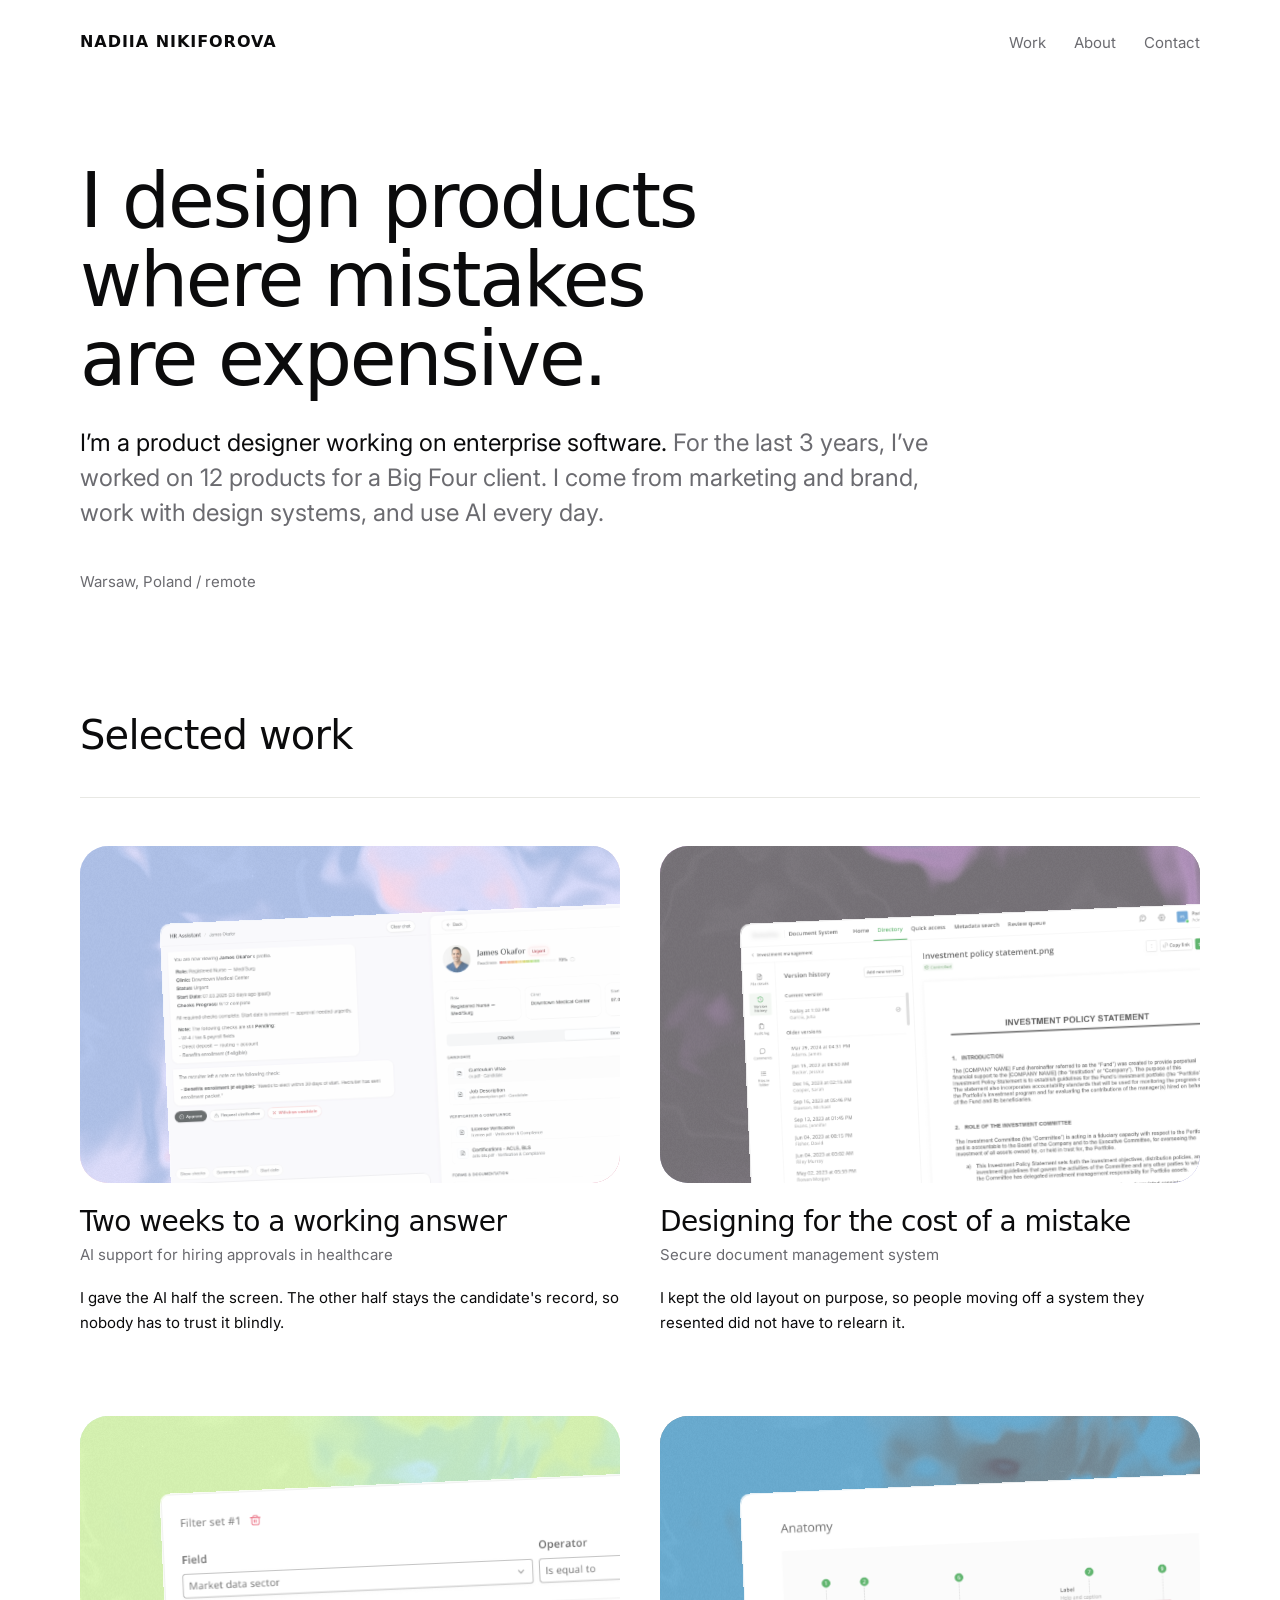
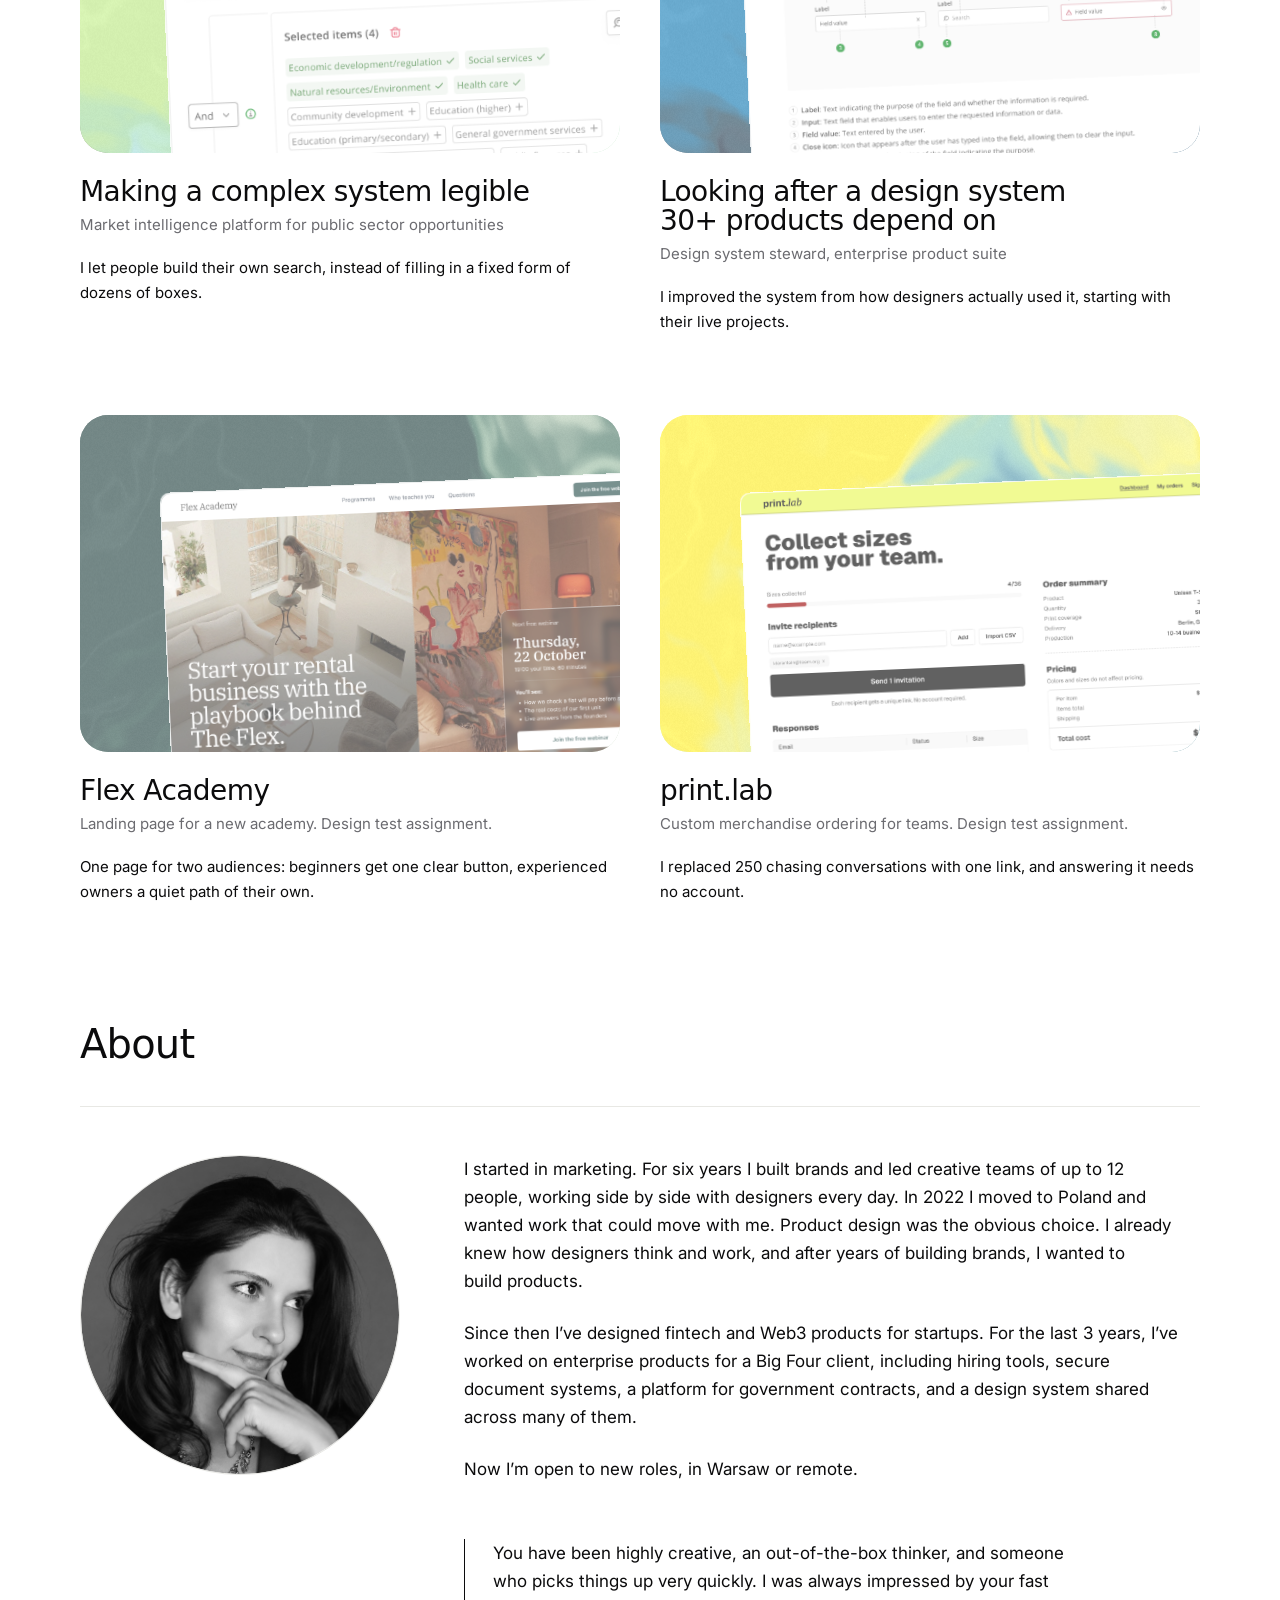
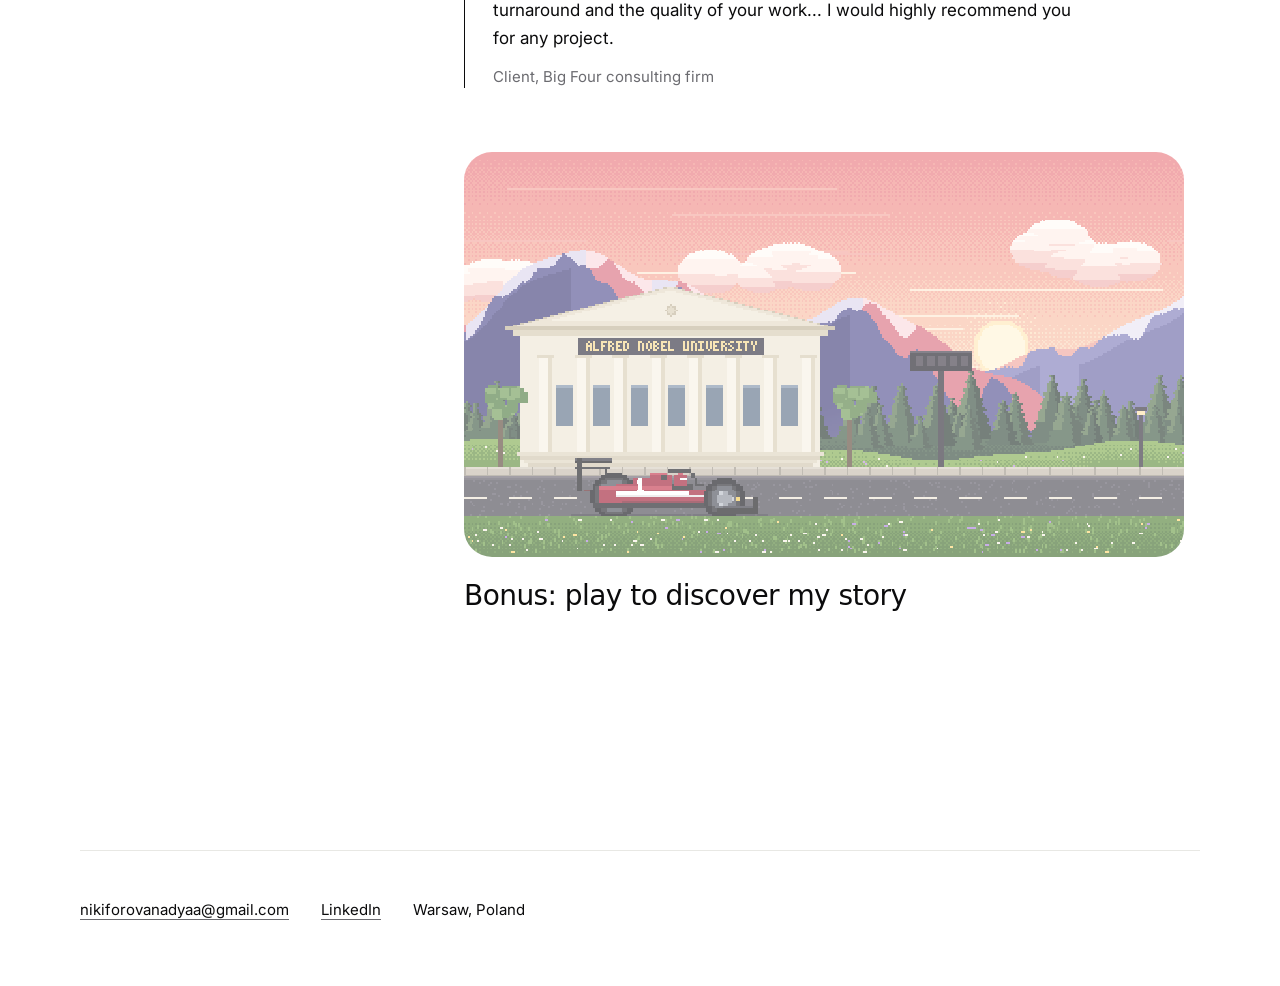
<file: index.html>
<!DOCTYPE html>
<html lang="en">
<head>
<meta charset="utf-8">
<meta name="viewport" content="width=device-width, initial-scale=1">
<title>Nadiia Nikiforova, product designer</title>
<meta name="description" content="Product designer working on enterprise and complex systems. Selected work in healthcare AI, secure document management, govtech and design systems.">

<link rel="preconnect" href="https://fonts.googleapis.com">
<link rel="preconnect" href="https://fonts.gstatic.com" crossorigin>
<link rel="preconnect" href="https://api.fontshare.com" crossorigin>
<link rel="stylesheet" href="https://api.fontshare.com/v2/css?f%5B%5D=general-sans@400,500,600&display=swap">
<link rel="stylesheet" href="https://fonts.googleapis.com/css2?family=Inter:wght@400&display=swap">
<link rel="stylesheet" href="styles.css">
</head>
<body>

<a class="skip-link" href="#main">Skip to content</a>

<div class="shell">

  <header class="site-header">
    <a class="site-header__name" href="index.html">Nadiia Nikiforova</a>
    <nav class="site-nav" aria-label="Primary">
      <ul>
        <li><a href="#work">Work</a></li>
        <li><a href="#about">About</a></li>
        <li><a href="#contact">Contact</a></li>
      </ul>
    </nav>
  </header>

  <main id="main">

    <!-- Hero ------------------------------------------------------------- -->
    <section class="hero" aria-labelledby="hero-title">
      <h1 class="hero__title" id="hero-title">I design products where mistakes are expensive.</h1>
      <p class="hero__lead"><span class="lead-ink">I’m a product designer working on enterprise software.</span> For the last 3 years, I’ve worked on 12 products for a Big Four client. I come from marketing and brand, work with design systems, and use AI every day.</p>
      <ul class="hero__facts">
        <li>Warsaw, Poland / remote</li>
      </ul>
    </section>

    <!-- Selected work ---------------------------------------------------- -->
    <section class="section" id="work" aria-labelledby="work-title">
      <div class="section__head">
        <h2 id="work-title">Selected work</h2>
      </div>

      <div class="work-grid">

        <article class="card card--a" data-liquid="#7B98D6 #C4C4F4 #F2BEDA #DB7F9C #F3E9FA">
          <div class="cover cover--image">
            <img class="cover__img" src="images/healthcare-card-cover.png" alt="Soft grainy gradient in pink, lilac and blue.">
            <div class="cover__inset cover__inset--image">
              <img src="images/healthcare-split-screen.png" alt="The split screen: the assistant's conversation on the left, the candidate's full record with checks and documents on the right.">
            </div>
          </div>
          <h3 class="card__title"><a href="work/healthcare-ai.html">Two weeks to a working answer</a></h3>
          <p class="card__summary">AI support for hiring approvals in healthcare</p>
          <p class="card__decision">I gave the AI half the screen. The other half stays the candidate's record, so nobody has to trust it blindly.</p>
        </article>

        <article class="card card--b" data-liquid="#221B24 #7A4A8A #3B3F63 #7083CC #C27BE0">
          <div class="cover cover--image cover--documents">
            <img class="cover__img" src="images/documents-card-cover.png" alt="Soft grainy gradient in violet, near-black and cornflower blue.">
            <div class="cover__inset cover__inset--image">
              <img src="images/documents-document-page.png" alt="The document page: labelled panel on the left with version history open, document preview on the right, marked Controlled.">
            </div>
          </div>
          <h3 class="card__title"><a href="work/document-management.html">Designing for the cost of a mistake</a></h3>
          <p class="card__summary">Secure document management system</p>
          <p class="card__decision">I kept the old layout on purpose, so people moving off a system they resented did not have to relearn it.</p>
        </article>

        <article class="card card--c" data-liquid="#B9E67F #9AD6A0 #A4DEE0 #84B085 #E6F4E0">
          <div class="cover cover--image">
            <img class="cover__img" src="images/govtech-card-cover.png" alt="Soft grainy gradient in lime, green and pale blue.">
            <div class="cover__inset cover__inset--image">
              <img src="images/govtech-filter-set.png" alt="One filter set: a taxonomy field with four values selected and promoted to the top of the list.">
            </div>
          </div>
          <h3 class="card__title"><a href="work/govtech-platform.html">Making a complex system legible</a></h3>
          <p class="card__summary">Market intelligence platform for public sector opportunities</p>
          <p class="card__decision">I let people build their own search, instead of filling in a fixed form of dozens of boxes.</p>
        </article>

        <article class="card card--d" data-liquid="#0E76B0 #1F4458 #131A2E #124F7A #2C9BD6">
          <div class="cover cover--image">
            <img class="cover__img" src="images/designsystem-card-cover.png" alt="Soft grainy gradient in pale blue.">
            <div class="cover__inset cover__inset--image">
              <img src="images/designsystem-anatomy.jpg" alt="A component anatomy guideline: input fields with nine numbered callouts and a legend defining each part.">
            </div>
          </div>
          <h3 class="card__title"><a href="work/design-system.html">Looking after a design system 30+ products depend on</a></h3>
          <p class="card__summary">Design system steward, enterprise product suite</p>
          <p class="card__decision">I improved the system from how designers actually used it, starting with their live projects.</p>
        </article>

        <article class="card card--f" data-liquid="#1F3F3D #3F6F5E #8FB59A #CFE0C8 #EDE7D6">
          <div class="cover cover--image">
            <!-- No painted cover for this case: a gradient in The Flex greens stands in (a div, so liquid-fluid.js can attach after it). -->
            <div class="cover__img" style="background: linear-gradient(142deg, #1F3F3D 0%, #3F6F5E 45%, #9DBFA6 80%, #EDE7D6 100%);" aria-hidden="true"></div>
            <div class="cover__inset cover__inset--image">
              <img src="images/Flex%20Academy/Hero.jpg" alt="The Flex Academy hero: a woman setting up a flat beside the headline, and a finished flat with the next free webinar card.">
            </div>
          </div>
          <h3 class="card__title"><a href="work/flex-academy.html">Flex Academy</a></h3>
          <p class="card__summary">Landing page for a new academy. Design test assignment.</p>
          <p class="card__decision">One page for two audiences: beginners get one clear button, experienced owners a quiet path of their own.</p>
        </article>

        <article class="card card--e" data-liquid="#FDEB1F #E9EC70 #8CCDB8 #3F86A8 #FFF9B0">
          <div class="cover cover--image">
            <img class="cover__img" src="images/printlab-card-cover.png" alt="Soft grainy gradient in yellow, green and blue.">
            <div class="cover__inset cover__inset--image">
              <img src="images/printlab-size-collection.png" alt="The size collection screen: an invite list with a running count of sizes collected, per-recipient statuses, and an order summary with pricing beside it.">
            </div>
          </div>
          <h3 class="card__title"><a href="work/printlab.html">print.lab</a></h3>
          <p class="card__summary">Custom merchandise ordering for teams. Design test assignment.</p>
          <p class="card__decision">I replaced 250 chasing conversations with one link, and answering it needs no account.</p>
        </article>

      </div>
    </section>

    <!-- About -------------------------------------------------------------- -->
    <section class="section" id="about" aria-labelledby="about-title">
      <div class="section__head">
        <h2 id="about-title">About</h2>
      </div>
      <div class="about">
        <div class="about__prose">
          <p>I started in marketing. For six years I built brands and led creative teams of up to 12 people, working side by side with designers every day. In 2022 I moved to Poland and wanted work that could move with me. Product design was the obvious choice. I already knew how designers think and work, and after years of building brands, I wanted to build products.</p>
          <p>Since then I’ve designed fintech and Web3 products for startups. For the last 3 years, I’ve worked on enterprise products for a Big Four client, including hiring tools, secure document systems, a platform for government contracts, and a design system shared across many of them.</p>
          <p>Now I’m open to new roles, in Warsaw or remote.</p>

          <blockquote class="quote">
            <p>You have been highly creative, an out-of-the-box thinker, and someone who picks things up very quickly. I was always impressed by your fast turnaround and the quality of your work... I would highly recommend you for any project.</p>
            <footer class="mono">Client, Big Four consulting firm</footer>
          </blockquote>

          <!-- Bonus: the story game, presented like a piece of work -->
          <article class="card card--story" data-pixel>
            <div class="cover cover--image cover--story">
              <img class="cover__img" src="images/story-cover.png" alt="The first scene of the game in pixel art: a red race car parked in front of Alfred Nobel University, with mountains at sunset behind it.">
            </div>
            <h3 class="card__title"><a href="story/drive.html" data-story>Bonus: play to discover my story</a></h3>
          </article>
        </div>
        <div class="about__portrait">
          <img src="images/portrait.png" alt="Nadiia Nikiforova">
        </div>
      </div>
    </section>

  </main>

  <footer class="site-footer" id="contact">
    <ul>
      <li class="mono"><a href="mailto:nikiforovanadyaa@gmail.com">nikiforovanadyaa@gmail.com</a></li>
      <li class="mono"><a href="https://www.linkedin.com/in/nikiforovanadya" rel="me noopener">LinkedIn</a></li>
      <li class="mono">Warsaw, Poland</li>
    </ul>
  </footer>

</div>

<script src="liquid-fluid.js" defer></script>
<script src="pixel-hover.js" defer></script>
<script src="story-stage.js" defer></script>
</body>
</html>
</file>
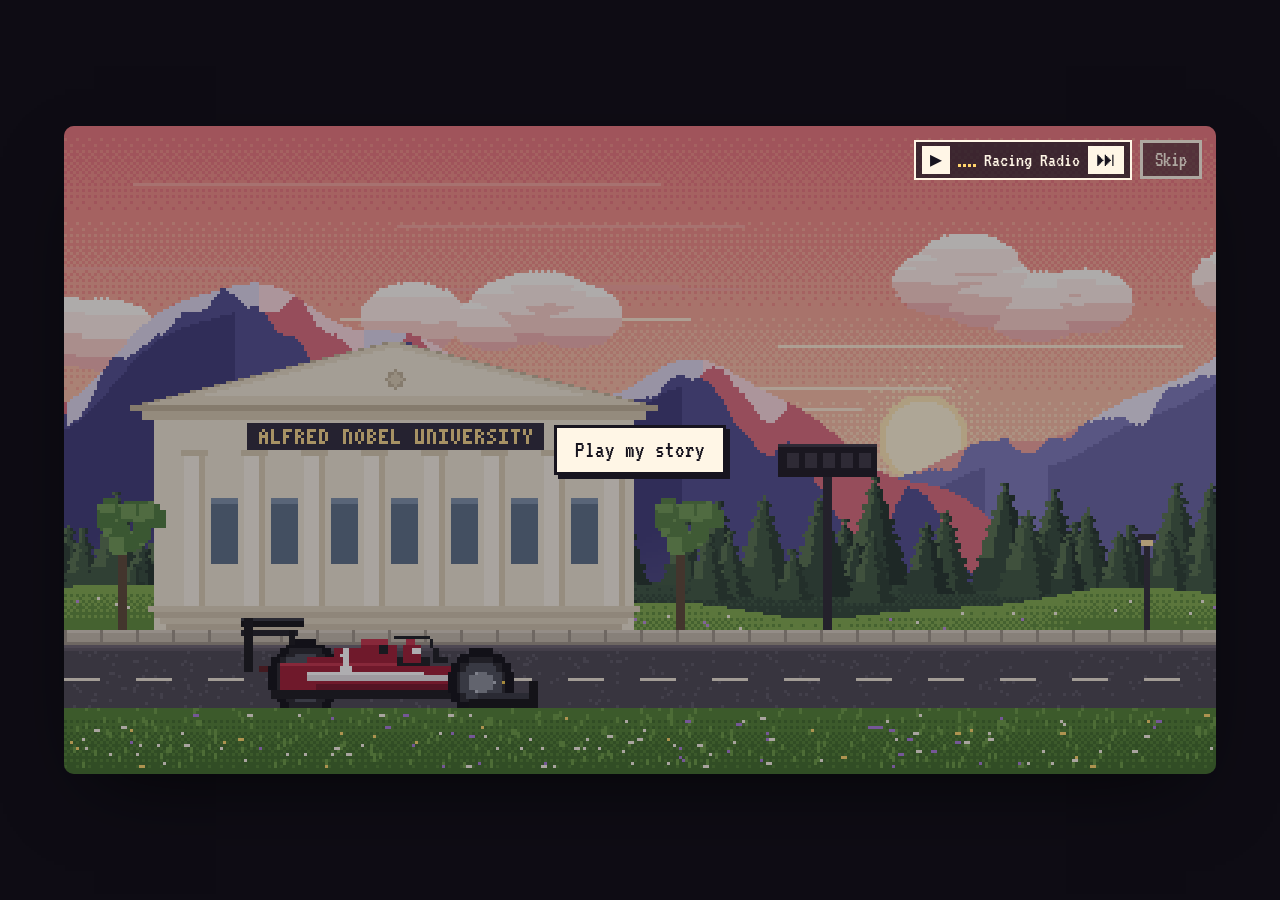
<file: story/drive.html>
<!DOCTYPE html>
<html lang="en">
<head>
<meta charset="utf-8">
<meta name="viewport" content="width=device-width, initial-scale=1">
<title>Play my story</title>
<link rel="stylesheet" href="https://fonts.googleapis.com/css2?family=Inter:wght@400;500;600&family=VT323&display=swap">
<style>
  :root { --ink: #17141F; }
  /* The frame is as large as fits the screen both ways, never cut off: limited by the width, or by the
     visible height when a phone is held sideways (dvh follows Safari's moving toolbar). The padding keeps
     it clear of the notch, the rounded corners and the home bar. */
  body { margin: 0; min-height: 100vh; min-height: 100dvh; display: grid; place-items: center; background: #0E0C14;
    font-family: Inter, system-ui, sans-serif; box-sizing: border-box;
    padding: env(safe-area-inset-top) env(safe-area-inset-right) env(safe-area-inset-bottom) env(safe-area-inset-left); }
  .frame { position: relative; width: min(98vw, 1152px, (100vh - 16px) * 16 / 9); aspect-ratio: 16 / 9; overflow: hidden; border-radius: 10px;
    box-shadow: 0 30px 80px -30px rgba(0,0,0,.7); }
  @supports (height: 100dvh) {
    .frame { width: min(98vw, 1152px, (100dvh - 16px - env(safe-area-inset-top) - env(safe-area-inset-bottom)) * 16 / 9); }
  }
  canvas { position: absolute; inset: 0; width: 100%; height: 100%; image-rendering: pixelated; }
  .ui { position: absolute; inset: 0; pointer-events: none; }
  .pbtn { pointer-events: auto; cursor: pointer; font: 400 24px/1 VT323, monospace; color: var(--ink);
    background: #FFF6E6; border: 3px solid var(--ink); box-shadow: 4px 4px 0 var(--ink); padding: 10px 18px; }
  .pbtn:hover { translate: -1px -1px; box-shadow: 5px 5px 0 var(--ink); }
  .pbtn:active { translate: 2px 2px; box-shadow: 2px 2px 0 var(--ink); }
  .ghost { background: rgba(23,20,31,.55); color: #FFF6E6; border-color: #FFF6E6; box-shadow: none; font-size: 21px; padding: 6px 12px; }
  .title { position: absolute; inset: 0; display: grid; place-items: center; background: rgba(23,20,31,.35); }
  .title-in { text-align: center; color: #FFF6E6; text-shadow: 3px 3px 0 var(--ink); }
  .skip { position: absolute; top: 14px; right: 14px; }
  .topbar { position: absolute; top: 14px; left: 14px; right: var(--skipR, 100px); display: flex; flex-wrap: wrap; align-items: flex-start; gap: 8px; }
  .hud { color: #FFF6E6; font: 400 clamp(18px, 2vw, 24px)/1.1 VT323, monospace;
    background: rgba(23,20,31,.62); border: 2px solid #FFF6E6; padding: 6px 10px; display: none; }
  .hud b { color: #FFD36B; font-weight: 600; margin-right: 8px; }
  .bubble { position: absolute; display: none; max-width: 40%; min-width: 180px; background: #FFF6E6; color: var(--ink);
    border: 3px solid var(--ink); box-shadow: 4px 4px 0 var(--ink); padding: 10px 14px 12px;
    font-size: clamp(14px, 1.5vw, 17px); line-height: 1.45; font-weight: 500; }
  .bubble b { display: block; font: 400 18px/1 VT323, monospace; color: #8A5A3C; margin-bottom: 4px; letter-spacing: .06em; }
  .bubble::after { content: ""; position: absolute; bottom: -12px; width: 12px; height: 12px; background: #FFF6E6;
    border-right: 3px solid var(--ink); border-bottom: 3px solid var(--ink); transform: rotate(45deg); }
  .bubble::after { left: calc(var(--tail, 50%) - 7px); }
  .say { position: absolute; display: none; pointer-events: none; max-width: 34%; min-width: 170px; padding: 9px 13px 11px;
    color: #FFF6E6; background: rgba(20,17,32,.66); -webkit-backdrop-filter: blur(4px); backdrop-filter: blur(4px);
    border: 2px solid rgba(255,246,230,.85); font: 400 clamp(19px, 2.05vw, 23px)/1.12 VT323, monospace; letter-spacing: .01em; }
  .say b { display: block; font: 400 clamp(16px, 1.6vw, 18px)/1 VT323, monospace; letter-spacing: .1em; margin-bottom: 4px; }
  .say::after { content: ""; position: absolute; bottom: -9px; left: calc(var(--tail, 50%) - 6px); width: 12px; height: 8px;
    background: rgba(255,246,230,.85); clip-path: polygon(0 0, 100% 0, 50% 100%); }
  .catch { position: absolute; inset: 0; display: none; pointer-events: auto; cursor: pointer; }
  .hint { position: absolute; bottom: 12px; left: 50%; transform: translateX(-50%); color: #FFF6E6; font: 400 20px VT323, monospace;
    text-shadow: 2px 2px 0 var(--ink); display: none; }
  .end { position: absolute; inset: 0; display: none; place-items: start center; padding-top: 11%; }
  .end-in { text-align: center; color: #FFF6E6; text-shadow: 3px 3px 0 var(--ink); padding: 0 16px; }
  .end-in h2 { margin: 0 0 8px; font: 400 clamp(32px, 4.6vw, 56px)/1 VT323, monospace; }
  .end-in p { margin: 0 0 22px; font: 400 clamp(20px, 2.4vw, 28px)/1.2 VT323, monospace; }
  .end-links { display: flex; gap: 12px; flex-wrap: wrap; justify-content: center; text-shadow: none; }
  a.pbtn { text-decoration: none; display: inline-block; }
  .end-links .pbtn { font-size: 22px; line-height: 1; padding: 9px 14px; }
  .pad { position: absolute; bottom: 14px; right: 14px; display: none; gap: 8px; }
  .pad .pbtn { width: 52px; height: 44px; padding: 0; font-size: 20px; touch-action: none; user-select: none; }
  .drivehint { position: absolute; bottom: 18px; left: 50%; transform: translateX(-50%); display: none; color: #FFF6E6;
    font: 400 21px VT323, monospace; background: rgba(23,20,31,.62); border: 2px solid #FFF6E6; padding: 5px 12px; }
  .radiowrap { position: relative; margin-left: auto; }
  .radio { display: flex; align-items: center; gap: 8px; pointer-events: auto;
    color: #FFF6E6; font: 400 20px/1 VT323, monospace; background: rgba(23,20,31,.72); border: 2px solid #FFF6E6; padding: 4px 6px; }
  .radio button { font: 400 20px/1 VT323, monospace; color: #17141F; background: #FFF6E6; border: 0; cursor: pointer; padding: 4px 8px; }
  .radio .eq { display: inline-flex; gap: 2px; align-items: flex-end; height: 14px; }
  .radio .eq i { width: 3px; background: #FFD36B; height: 3px; transition: height 120ms; }
  .toast { position: absolute; top: calc(100% + 8px); right: 0; transform: translateY(-6px); opacity: 0; pointer-events: none; white-space: nowrap;
    transition: opacity 200ms, transform 200ms; color: #FFF6E6; font: 400 19px/1 VT323, monospace; background: rgba(23,20,31,.72); border: 2px solid #FFF6E6; padding: 5px 10px; }
  .toast.on { opacity: 1; transform: none; pointer-events: auto; }
  .toast a { display: block; margin-top: 5px; color: #FFD36B; font-size: 17px; }
  .frame.meetable { cursor: pointer; }
  .greet { z-index: 2; pointer-events: auto; cursor: pointer; animation: hey 1.6s ease-in-out infinite; min-width: 0; }
  @keyframes hey { 50% { translate: 0 -3px; } }
  .drivehint kbd { font: 400 19px VT323, monospace; background: #FFF6E6; color: #17141F; padding: 1px 6px; margin: 0 2px; }

  /* Upright on a phone the game is small, so its controls move out of the picture into the empty space
     around it: the year banner, the radio and Skip above, the arrows below where thumbs rest. The frame
     stops clipping, so they can sit outside it; the canvas keeps the rounded corners itself. */
  @media (orientation: portrait) and (max-width: 820px) {
    .frame { width: 96vw; overflow: visible; }
    canvas { border-radius: 10px; }
    .topbar { top: auto; bottom: calc(100% + 12px); left: 0; right: var(--skipR, 100px); }
    .skip { top: auto; bottom: calc(100% + 12px); right: 0; }
    .radiowrap { display: none; }   /* no room for the radio upright; it comes back sideways */
    .pad { top: calc(100% + 18px); bottom: auto; left: 0; right: 0; justify-content: space-between; }
    .pad .pbtn { width: 84px; height: 64px; font-size: 26px; }
  }

  /* Phone sizes, either way up: the radio is just "Radio". */
  @media (max-width: 820px), (max-height: 500px) { .r-long { display: none; } }

  /* On a touch screen the arrow buttons say it all; the keyboard hint would only cover the car. */
  @media (pointer: coarse) { #drivehint { display: none !important; } }

  /* Upright on a touch screen: a tip to turn the phone. It goes away by itself once the phone is turned,
     and "Play anyway" dismisses it for good. A website cannot rotate the screen on an iPhone. */
  .turn { display: none; }
  @media (orientation: portrait) and (pointer: coarse) {
    html:not(.turn-off) .turn { position: fixed; inset: 0; z-index: 10; display: grid; place-items: center; padding: 24px;
      background: rgba(14,12,20,.82); }
  }
  .turn-in { max-width: 300px; text-align: center; color: #FFF6E6; background: #17141F; border: 3px solid #FFF6E6;
    box-shadow: 4px 4px 0 #000; padding: 24px 20px 20px; }
  .turn-in p { margin: 16px 0 20px; font: 400 26px/1.1 VT323, monospace; }
  .turn-phone { width: 30px; height: 52px; margin: 0 auto; border: 4px solid #FFF6E6; border-radius: 6px; position: relative;
    animation: turn 2.4s steps(1) infinite; }
  .turn-phone::after { content: ""; position: absolute; bottom: 4px; left: 50%; width: 8px; height: 4px; margin-left: -4px; background: #FFF6E6; }
  @keyframes turn { 50% { rotate: -90deg; } }
  @media (prefers-reduced-motion: reduce) { .turn-phone { animation: none; rotate: -90deg; } }
</style>
</head>
<body>
<div class="turn" id="turn" role="dialog" aria-label="Turn your phone">
  <div class="turn-in"><div class="turn-phone" aria-hidden="true"></div>
    <p>Turn your phone sideways for the best view</p>
    <button class="pbtn" id="turnOk">Play anyway</button></div>
</div>
<div class="frame" id="frame">
  <canvas id="c" width="384" height="216"></canvas>
  <div class="ui">
    <button class="pbtn ghost skip" id="skip">Skip</button>
    <div class="title" id="title"><div class="title-in"><button class="pbtn" id="play">Play my story</button></div></div>
    <div class="say greet" id="meet" role="button" tabindex="0"><b id="greetName" style="color:#FF9FB8">CHEF</b><span></span></div>
    <div class="say" id="bThem"><b></b><span></span></div>
    <div class="say" id="bMe"><b style="color:#FFD36B">NADIIA</b><span></span></div>
    <div class="catch" id="catch"></div>
    <div class="hint" id="hint">Click anywhere to continue</div>
    <div class="end" id="end"><div class="end-in"><h2>What's next?</h2><p>The next chapter could be with your team.</p>
      <div class="end-links"><a class="pbtn" href="../index.html#work">See my work</a><a class="pbtn ghost" href="mailto:nikiforovanadyaa@gmail.com">Email me</a>
      <a class="pbtn ghost" href="https://www.linkedin.com/in/nikiforovanadya" target="_blank" rel="noopener">LinkedIn</a><button class="pbtn ghost" id="again">Ride again</button></div></div></div>
    <div class="pad" id="pad"><button class="pbtn" id="padL" aria-label="Back">◀</button><button class="pbtn" id="padR" aria-label="Forward">▶</button></div>
    <div class="topbar">
    <div class="hud" id="hud"><b id="hudYears">2012-2016</b><span id="hudTitle">Alfred Nobel University · Marketing</span></div>
    <div class="radiowrap"><div class="radio" id="radio"><button id="rPlay" aria-label="Play music">▶</button><span class="eq" id="eq"><i></i><i></i><i></i><i></i></span><span><span class="r-long">Racing </span>Radio</span>
      <button id="rNext" aria-label="Next song">⏭</button></div>
    <div class="toast" id="toast" role="status"><span id="tTitle"></span><a id="tLink" target="_blank" rel="noopener">Preview from Apple Music ↗</a></div></div>
    </div>
    <div class="drivehint" id="drivehint">Drive with <kbd>←</kbd><kbd>→</kbd></div>
    <div class="drivehint" id="meethint">Click anywhere to start talking</div>
  </div>
</div>

<script>
(() => {
const W = 384, H = 216, TILE = 768;
const cv = document.getElementById('c');
const ctx = cv.getContext('2d');
ctx.imageSmoothingEnabled = false;
const $ = id => document.getElementById(id);

/* ---------- utilities ---------- */
function rng(seed) { return () => { seed |= 0; seed = seed + 0x6D2B79F5 | 0; let t = Math.imul(seed ^ seed >>> 15, 1 | seed);
  t = t + Math.imul(t ^ t >>> 7, 61 | t) ^ t; return ((t ^ t >>> 14) >>> 0) / 4294967296; }; }
const hex = h => [parseInt(h.slice(1,3),16), parseInt(h.slice(3,5),16), parseInt(h.slice(5,7),16)];
const BAYER = [0,8,2,10,12,4,14,6,3,11,1,9,15,7,13,5].map(v => (v + .5) / 16);
const dith = (x, y, f) => f > BAYER[(y & 3) * 4 + (x & 3)];
function layer(w, h) { const c = document.createElement('canvas'); c.width = w; c.height = h;
  const g = c.getContext('2d'); const img = g.createImageData(w, h);
  return { c, g, img, set(x, y, col) { if (x < 0 || y < 0 || x >= w || y >= h) return; const i = (y * w + x) * 4, k = typeof col === 'string' ? hex(col) : col;
    img.data[i] = k[0]; img.data[i+1] = k[1]; img.data[i+2] = k[2]; img.data[i+3] = 255; }, done() { g.putImageData(img, 0, 0); return c; } }; }
function periodic(seed, terms) { const r = rng(seed); const t = terms.map(([k, a]) => [k, a, r() * Math.PI * 2]);
  return x => t.reduce((s, [k, a, p]) => s + a * Math.sin(2 * Math.PI * k * x / TILE + p), 0); }
function px(g, x, y, w, h, col) { g.fillStyle = col; g.fillRect(Math.round(x), Math.round(y), w, h); }

/* 3x5 pixel font for signs */
const FONT = { A:'010101111101101',B:'110101110101110',C:'011100100100011',D:'110101101101110',E:'111100110100111',
  F:'111100110100100',G:'011100101101011',H:'101101111101101',I:'111010010010111',J:'001001001101010',K:'101101110101101',
  L:'100100100100111',M:'101111111101101',N:'110101101101101',O:'010101101101010',P:'110101110100100',Q:'010101101110011',
  R:'110101110101101',S:'011100010001110',T:'111010010010010',U:'101101101101111',V:'101101101101010',W:'101101111111101',
  X:'101101010101101',Y:'101101010010010',Z:'111001010100111','0':'111101101101111','1':'010110010010111','2':'110001010100111',
  '3':'110001010001110','4':'101101111001001','5':'111100110001110','6':'011100111101111','7':'111001010010010','8':'111101111101111',
  '9':'111101111001110','-':'000000111000000','·':'000000010000000',' ':'000000000000000' };
function text(g, s, x, y, col) { g.fillStyle = col; [...s].forEach((ch, i) => { const b = FONT[ch] || FONT[' '];
  for (let k = 0; k < 15; k++) if (b[k] === '1') g.fillRect(x + i * 4 + k % 3, y + (k / 3 | 0), 1, 1); }); }
const textW = s => s.length * 4 - 1;
function text2(g, s, x, y, col) { g.fillStyle = col; [...s].forEach((ch, i) => { const b = FONT[ch] || FONT[' '];
  for (let k = 0; k < 15; k++) if (b[k] === '1') g.fillRect(x + i * 8 + (k % 3) * 2, y + (k / 3 | 0) * 2, 2, 2); }); }
function glyph(g, rows, x, y, sc, col) { g.fillStyle = col; rows.forEach((row, j) => [...row].forEach((c, i) => { if (c === '#') g.fillRect(x + i * sc, y + j * sc, sc, sc); })); }

/* ---------- painted layers (generated once) ---------- */
function paintSky() {
  const L = layer(W, H);
  const stops = ['#E9767C', '#F08C86', '#F6A595', '#F9BDA4', '#FBD3B6', '#FCE3C6'];
  for (let y = 0; y < 150; y++) { const f = y / 150 * (stops.length - 1), i = Math.min(stops.length - 2, f | 0), t = f - i;
    for (let x = 0; x < W; x++) L.set(x, y, dith(x, y, t) ? stops[i + 1] : stops[i]); }
  const r = rng(7);
  for (let s = 0; s < 14; s++) { const y = 18 + (r() * 100 | 0), x0 = r() * W | 0, len = 40 + r() * 140 | 0;
    for (let x = x0; x < x0 + len; x++) L.set(x % W, y, y < 60 ? '#F4A49C' : '#FDE9D2'); }
  const sx = 286, sy = 104;                                   // the sun, low over the far range
  for (let y = -26; y <= 26; y++) for (let x = -26; x <= 26; x++) { const d = Math.hypot(x, y);
    if (d < 15) L.set(sx + x, sy + y, d < 13 ? '#FFF4D6' : '#FFE7B5');
    else if (d < 26 && dith(sx + x, sy + y, (26 - d) / 22 * .55)) L.set(sx + x, sy + y, '#FDDDBA'); }
  return L.done();
}

function paintClouds(pal = ['#FFFBF6', '#FFEDE7', '#F9CFC8', '#EFB0AE']) {
  const L = layer(TILE, 120), r = rng(21);
  const blobs = [];
  for (let c = 0; c < 9; c++) { const cx = r() * TILE, cy = 18 + r() * 70, n = 5 + (r() * 6 | 0), w = 30 + r() * 60;
    for (let b = 0; b < n; b++) blobs.push([cx + (r() - .5) * w, cy + (r() - .3) * 10, 7 + r() * 13]); }
  for (let y = 0; y < 120; y++) for (let x = 0; x < TILE; x++) {
    let best = 0, top = 0;
    for (const [bx, by, br] of blobs) { let dx = Math.abs(x - bx); dx = Math.min(dx, TILE - dx);
      const v = 1 - Math.hypot(dx, (y - by) * 1.5) / br; if (v > best) { best = v; top = (by - y) / br; } }
    if (best <= 0) continue;
    const col = top > .35 ? pal[0] : top > -.05 ? pal[1] : top > -.4 ? pal[2] : pal[3];
    if (best > .05 || dith(x, y, best * 12)) L.set(x, y, col);
  }
  return L.done();
}

function paintRange(seed, base, amp, cols, snowLine) {
  const L = layer(TILE, H), h = periodic(seed, [[1, amp * .5], [2, amp * .35], [3, amp * .25], [5, amp * .12], [9, amp * .06], [17, amp * .03]]);
  const n = periodic(seed + 3, [[23, 1], [37, .6], [61, .4]]);
  for (let x = 0; x < TILE; x++) {
    const hx = h(x), top = Math.round(base - amp * .9 - hx);
    const slope = h(x + 5) - h(x - 5), litDepth = Math.max(0, Math.min(28, -slope * 3)) + n(x) * 3;  // broad faces only
    for (let y = top; y < H; y++) {
      const d = y - top, depth = (y - top) / (base + 40 - top);
      let col = d < litDepth ? cols.lit : (slope > 2 && d > 8 ? cols.shade : cols.base);
      if (base - amp * .9 - hx < snowLine && d < 5 + Math.round(n(x) * 3)) col = litDepth > 6 ? cols.snowLit : cols.snow;
      const k = hex(col), hz = hex(cols.haze), m = Math.max(0, Math.min(.75, (depth - .45) * 1.4));   // smooth haze, no dots
      L.set(x, y, k.map((v, i) => Math.round(v + (hz[i] - v) * m)));
    }
  }
  return L.done();
}

const FOREST_DAY = { g1: '#2F4637', g2: '#3A5440', d1: '#22322B', d2: '#2A3D31', m1: '#33493A', m2: '#3D5841', tip: '#56714E' };
function paintForest(c = FOREST_DAY) {
  const L = layer(TILE, H), r = rng(44), trees = [];
  for (let i = 0; i < 170; i++) trees.push([r() * TILE, 150 + r() * 8, 14 + r() * 22, r()]);
  trees.sort((a, b) => a[1] - b[1]);
  for (let y = 152; y < H; y++) for (let x = 0; x < TILE; x++) L.set(x, y, dith(x, y, (y - 152) / 10) ? c.g1 : c.g2);
  for (const [tx, ty, th, v] of trees) {
    const dark = v < .5 ? c.d1 : c.d2, mid = v < .5 ? c.m1 : c.m2, tip = c.tip;
    for (let k = 0; k < th; k++) { const y = Math.round(ty - k), half = Math.max(0, (th - k) * .32 + ((k % 5) < 2 ? 1 : 0));
      for (let dx = -half; dx <= half; dx++) { const x = Math.round(tx + dx);
        L.set((x + TILE) % TILE, y, dx > half * .35 ? dark : (dx < -half * .5 && k > th * .3 ? tip : mid)); } }
  }
  return L.done();
}

function paintMeadow(c = ['#5E8C3A', '#7FAA4D', '#F6F0E2', '#B98BDD']) {
  const L = layer(TILE, H), h = periodic(66, [[2, 4], [5, 2], [11, 1]]), r = rng(5);
  for (let x = 0; x < TILE; x++) { const top = Math.round(158 - h(x));
    for (let y = top; y < 170; y++) { const t = (y - top) / 12; L.set(x, y, dith(x, y, t) ? c[0] : c[1]); }
    if (r() < .18) L.set(x, top + 2 + (r() * 6 | 0), r() < .5 ? c[2] : c[3]); }
  return L.done();
}

function paintFore() {
  const L = layer(TILE, 22), r = rng(91);
  for (let y = 0; y < 22; y++) for (let x = 0; x < TILE; x++) L.set(x, y, dith(x, y, y / 22) ? '#3F6B2A' : '#4F7F33');
  for (let i = 0; i < 700; i++) { const x = r() * TILE | 0, y = r() * 20 | 0; L.set(x, y, '#6A9B44'); L.set(x, y - 1, '#6A9B44'); }
  for (let i = 0; i < 260; i++) { const x = r() * TILE | 0, y = 2 + r() * 18 | 0, c = r() < .55 ? '#F7F1E4' : r() < .6 ? '#A77BD8' : '#FFD66B';
    L.set(x, y, c); if (r() < .4) L.set(x + 1, y, c); }
  return L.done();
}

function paintRoad() {
  const L = layer(TILE, 34), r = rng(12);
  for (let y = 0; y < 34; y++) for (let x = 0; x < TILE; x++) {
    let col;
    if (y < 5) col = (x % 12 === 0 || y === 4) ? '#9C9387' : (y === 0 ? '#D6CDBF' : '#C3B9AA');        // pavement
    else if (y < 7) col = y === 5 ? '#6B6470' : '#5A5560';                                               // kerb
    else if (y < 31) col = r() < .05 ? '#5B5864' : '#4A4752';                                            // tarmac
    else col = y === 31 ? '#6B6470' : '#3F6B2A';
    if (y === 16 && (x % 24) < 12) col = '#EDE6D6';                                                       // lane line
    L.set(x, y, col);
  }
  return L.done();
}

function paintDuskSky() {
  const L = layer(W, H), stops = ['#272058', '#2C2564', '#322B70', '#38327C', '#3F3B86', '#47448E', '#544C94', '#665296', '#7C5896', '#955F94', '#AE6890', '#C4748C'];
  for (let y = 0; y < 150; y++) { const f = y / 150 * (stops.length - 1), i = Math.min(stops.length - 2, f | 0), t = f - i;
    for (let x = 0; x < W; x++) L.set(x, y, dith(x, y, t) ? stops[i + 1] : stops[i]); }
  const r = rng(31);
  for (let s = 0; s < 18; s++) L.set(r() * W | 0, r() * 30 | 0, '#B9B2E6');
  // long thin streaks high up
  for (const [cx, cy, w, h] of [[80, 20, 190, 4], [270, 13, 240, 5], [330, 32, 120, 3]])
    for (let j = 0; j < h; j++) { const half = w / 2 * (1 - Math.abs(j - h / 2) / h) * (.8 + r() * .2);
      for (let x = Math.round(cx - half); x <= cx + half; x++) if (x >= 0 && x < W) L.set(x, cy + j, j < h / 2 ? '#3E2F74' : '#56408A'); }
  // big puffy clouds, lit from below by the sun that has just gone down behind the range
  const GX = 238, GY = 100, clusters = [[236, 70, 130, 24, 6, 14], [318, 84, 110, 18, 5, 11], [108, 82, 140, 22, 8, 18], [26, 64, 90, 14, 7, 13], [370, 72, 70, 12, 6, 13], [176, 44, 130, 18, 6, 12]];
  const warmP = ['#FFE08A', '#FFB56E', '#F27A6E', '#D85E7C', '#9A4A88', '#5B3F8C'], coolP = ['#F7A878', '#E07078', '#B8507E', '#8A4A86', '#5E3F88', '#43337C'];
  for (const [cx, cy, span, n, r0, r1] of clusters) {
    const blobs = Array.from({ length: n }, () => { const rr = r0 + r() * (r1 - r0); return [cx + (r() - .5) * span, cy - rr * .3, rr]; });
    for (let y = cy - 50; y <= cy + 5; y++) for (let x = Math.round(cx - span / 2 - r1); x <= cx + span / 2 + r1; x++) {
      if (x < 0 || x >= W) continue;
      let best = 0, top = 0;
      for (const [bx, by, br] of blobs) { const v = 1 - Math.hypot(x - bx, (y - by) * 1.25) / br; if (v > best) { best = v; top = (by - y) / br; } }
      if (best <= 0 || y > cy + Math.round(Math.sin(x * .21 + cx) * 2 + Math.sin(x * .07 + cy) * 2)) continue;   // soft, uneven underside
      const warm = Math.max(0, 1 - Math.hypot(x - GX, (y - GY) * 1.5) / 150), lit = Math.max(0, Math.min(1, .55 - top * 1.1 + (y - cy) / 60));
      const P = warm > .45 ? warmP : coolP, v = (1 - lit) * (P.length - 1), k = Math.min(P.length - 1, Math.floor(v) + (dith(x, y, v % 1) ? 1 : 0));
      if (best > .04 || dith(x, y, best * 14)) L.set(x, y, P[k]); }
  }
  // thin glowing streaks low on the horizon
  for (const [cx, cy, w] of [[200, 96, 140], [300, 102, 90], [70, 98, 80]])
    for (let x = Math.round(cx - w / 2); x <= cx + w / 2; x++) if (x >= 0 && x < W && r() < .9) L.set(x, cy, Math.abs(x - GX) < 70 ? '#FFB56E' : '#D86E86');
  return L.done();
}

function paintNightSky() {
  const L = layer(W, H), stops = ['#0B0B1E', '#10102A', '#161736', '#1D1E44', '#26264F', '#33305A'];
  for (let y = 0; y < 150; y++) { const f = y / 150 * (stops.length - 1), i = Math.min(stops.length - 2, f | 0), t = f - i;
    for (let x = 0; x < W; x++) L.set(x, y, dith(x, y, t) ? stops[i + 1] : stops[i]); }
  const r = rng(41);
  for (let s = 0; s < 110; s++) L.set(r() * W | 0, r() * 110 | 0, r() < .7 ? '#9C9CC8' : '#FFFFFF');
  for (let y = -9; y <= 9; y++) for (let x = -9; x <= 9; x++) { const d = Math.hypot(x, y);                 // full moon
    if (d < 8) L.set(300 + x, 34 + y, d < 7 ? ((x * 7 + y * 3) % 11 === 0 ? '#E6DCC0' : '#FFF4D6') : '#F2E2B8'); }
  return L.done();
}

function tinted(src, col, a) { const c = document.createElement('canvas'); c.width = src.width; c.height = src.height;
  const g = c.getContext('2d'); g.drawImage(src, 0, 0); g.globalCompositeOperation = 'source-atop'; g.globalAlpha = a; g.fillStyle = col;
  g.fillRect(0, 0, c.width, c.height); return c; }

function paintForeDusk() {
  const L = layer(TILE, 22), r = rng(93);
  for (let y = 0; y < 22; y++) for (let x = 0; x < TILE; x++) L.set(x, y, dith(x, y, y / 22) ? '#14261E' : '#1C3326');
  for (let i = 0; i < 600; i++) { const x = r() * TILE | 0, y = r() * 20 | 0; L.set(x, y, '#2A4A33'); L.set(x, y - 1, '#2A4A33'); L.set(x, y - 2, '#24402C'); }
  for (let i = 0; i < 70; i++) { const x = r() * TILE | 0, y = 4 + r() * 15 | 0, c = ['#F28DB2', '#FF9F6B', '#A77BE0', '#F7C1D8'][r() * 4 | 0];
    [[0, -1], [-1, 0], [1, 0], [0, 1]].forEach(([dx, dy]) => L.set(x + dx, y + dy, c)); L.set(x, y, '#FFE08A'); }
  return L.done();
}

function grad(L, stops, h = 150) {                                // fills the whole height; below h it holds the last colour
  for (let y = 0; y < L.c.height; y++) { const f = Math.min(y, h - 1) / h * (stops.length - 1), i = Math.min(stops.length - 2, f | 0), t = f - i;
    for (let x = 0; x < L.c.width; x++) L.set(x, y, dith(x, y, t) ? stops[i + 1] : stops[i]); }
}

/* winter at night: snowy ranges, a snowy forest and a field */
function paintWinterSky() {
  const L = layer(W, H), r = rng(53);
  grad(L, ['#0C1230', '#121A40', '#1A2650', '#24325E', '#30406C', '#3E4E7A']);
  for (let s = 0; s < 120; s++) L.set(r() * W | 0, r() * 110 | 0, r() < .7 ? '#9FB0D8' : '#FFFFFF');
  for (let y = -7; y <= 7; y++) for (let x = -7; x <= 7; x++) { const d = Math.hypot(x, y); if (d < 8) L.set(300 + x, 34 + y, d < 7 ? '#F2F6FF' : '#D6E0F2'); }   // same place as the night moon
  return L.done();
}
function paintSnowForest() {
  const L = layer(TILE, H), r = rng(44), trees = [];
  for (let i = 0; i < 170; i++) trees.push([r() * TILE, 150 + r() * 8, 14 + r() * 22, r()]);
  trees.sort((a, b) => a[1] - b[1]);
  for (let y = 152; y < H; y++) for (let x = 0; x < TILE; x++) L.set(x, y, '#9AAAD0');
  for (const [tx, ty, th, v] of trees) {
    const dark = v < .5 ? '#16243A' : '#1C2C44', mid = v < .5 ? '#22344E' : '#2A3E58';
    for (let k = 0; k < th; k++) { const y = Math.round(ty - k), half = Math.max(0, (th - k) * .32 + ((k % 5) < 2 ? 1 : 0));
      for (let dx = -half; dx <= half; dx++) { const x = (Math.round(tx + dx) + TILE) % TILE;
        L.set(x, y, k % 5 === 1 && dx < half * .4 ? '#DDE6F5' : dx > half * .35 ? dark : mid); } }
    L.set(Math.round(tx) % TILE, Math.round(ty - th), '#EEF3FC');
  }
  return L.done();
}
function paintSnowField() {
  const L = layer(TILE, H), r = rng(47), h = periodic(48, [[2, 3], [5, 2], [11, 1]]);
  for (let x = 0; x < TILE; x++) { const top = Math.round(152 - h(x)), sl = h(x + 3) - h(x - 3);
    for (let y = top; y < H; y++) L.set(x, y, y < top + 1 ? '#F2F6FF' : sl > .6 && y < top + 6 ? '#AFC0E0' : dith(x, y, (y - top) / 24) ? '#C9D6EE' : '#DDE6F5'); }
  return L.done();
}
function paintForeSnow() {
  const L = layer(TILE, 22), r = rng(96);
  for (let y = 0; y < 22; y++) for (let x = 0; x < TILE; x++) L.set(x, y, dith(x, y, y / 22) ? '#C9D6EE' : '#E6EEFA');
  for (let i = 0; i < 200; i++) L.set(r() * TILE | 0, r() * 22 | 0, '#FFFFFF');
  return L.done();
}

/* downtown at night: smog, megatowers, neon ads, rain */
function paintEntSky() {
  const L = layer(W, H), r = rng(57);
  grad(L, ['#070818', '#0A0C22', '#0E102C', '#121434', '#18183C', '#201C46', '#2A204E', '#362454', '#442858', '#522C5A'], 160);
  for (let b = 0; b < 3; b++) { const x0 = 40 + b * 130, ang = (b - 1) * .35;                              // searchlights in the smog
    for (let y = 0; y < 150; y++) { const cx = x0 + (150 - y) * ang, half = 1 + (150 - y) * .06;
      for (let x = -half; x <= half; x++) if (dith(cx + x | 0, y, .14)) L.set(cx + x | 0, y, '#2A3060'); } }
  return L.done();
}
const NEON = ['#FF6FA8', '#9B6BFF', '#5A8CFF'];
function paintMegaCity(seed, kind) {
  const L = layer(TILE, H), r = rng(seed), set = (x, y, c) => { if (y >= 0 && y < H) L.set(((x % TILE) + TILE) % TILE, y, c); };
  const far = kind === 'far', bottom = BASE + 2;
  for (let x = 0; x < TILE;) {
    const bw = far ? 22 + (r() * 30 | 0) : 20 + (r() * 26 | 0), top = far ? 36 + (r() * 70 | 0) : kind === 'mid' ? 50 + (r() * 64 | 0) : 112 + (r() * 22 | 0);
    const body = far ? ['#121630', '#141838'][r() * 2 | 0] : kind === 'mid' ? ['#10142C', '#131834', '#0E1228'][r() * 3 | 0] : '#0C0F22';
    for (let xx = x; xx < x + bw; xx++) for (let y = top; y < bottom; y++) {
      let c = body;
      if (xx === x) c = far ? '#1E2448' : '#22285A';
      if (y % (far ? 4 : 5) === 1 && (xx - x) % 3 === 1 && r() < (far ? .07 : .1)) c = r() < .6 ? '#5A6CC8' : '#B07AD8';            // quiet windows
      set(xx, y, c); }
    if (far && r() < .3) { for (let k = 0; k < 12; k++) set(x + (bw >> 1), top - k, '#1E2448'); set(x + (bw >> 1), top - 12, '#FF6FA8'); }
    if (kind === 'mid') {
      const crown = r(), nc0 = NEON[r() * 3 | 0];
      if (crown < .35) { const cw = Math.round(bw * .6), cx0 = x + ((bw - cw) >> 1);                         // a stepped crown
        for (let xx = cx0; xx < cx0 + cw; xx++) for (let y = top - 9; y < top; y++) set(xx, y, y === top - 9 ? '#2A3060' : xx === cx0 ? '#22285A' : body); }
      else if (crown < .6) { const ax = x + (bw >> 1); for (let k = 0; k < 16; k++) set(ax, top - k, '#2A3060');   // an antenna with a warning light
        set(ax - 1, top - 8, '#2A3060'); set(ax + 1, top - 8, '#2A3060'); set(ax, top - 16, '#FF4A6A'); }
      else if (crown < .78 && bw > 26) { for (let y = top - 4; y < top; y++) { set(x + 5, y, '#2A3060'); set(x + bw - 6, y, '#2A3060'); }   // a rooftop billboard
        for (let y = top - 16; y < top - 4; y++) for (let xx = x + 3; xx < x + bw - 3; xx++) set(xx, y, y === top - 16 || y === top - 5 || xx === x + 3 || xx === x + bw - 4 ? nc0 : '#24163E');
        for (let xx = x + 6; xx < x + bw - 6; xx++) set(xx, top - 10 + Math.round(Math.sin(xx * .5) * 2), '#FFD2E6'); }
      for (let wy = top + 4; wy < bottom - 4; wy += 5) for (let wx = x + 3; wx < x + bw - 3; wx += 4) if (r() < .16) {   // window grid
        const c = r() < .6 ? '#5A6CC8' : r() < .5 ? '#B07AD8' : '#FFB8D8'; set(wx, wy, c); set(wx + 1, wy, c); set(wx, wy + 1, c); set(wx + 1, wy + 1, c); }
      if (r() < .35) { const nc = NEON[r() * 3 | 0], nx = x + (r() < .5 ? 1 : bw - 7), ny = top + 8 + (r() * 30 | 0), nh = 18 + (r() * 26 | 0);   // vertical neon sign
        for (let y = 0; y < nh; y++) for (let k = 0; k < 6; k++) set(nx + k, ny + y, k === 0 || k === 5 || y === 0 || y === nh - 1 ? nc : (y % 6 > 1 && k > 1 && k < 4 && r() < .7 ? nc : '#1A0E22')); }
      if (r() < .2 && bw > 24) { const ax = x + 3, ay = top + 6 + (r() * 30 | 0), aw = bw - 6, ah = 14, c1 = NEON[r() * 3 | 0], c2 = NEON[(r() * 3 | 0)];   // an ad screen
        for (let y = 0; y < ah; y++) for (let k = 0; k < aw; k++) set(ax + k, ay + y, y === 0 || y === ah - 1 || k === 0 || k === aw - 1 ? c2 : y > ah - 5 ? '#120A22' : c1);
        for (let k = 3; k < aw - 3; k++) set(ax + k, ay + 6 + Math.round(Math.sin(k * .45) * 2), '#FFFFFF');
        for (let k = 3; k < Math.min(aw - 3, 16); k += 2) set(ax + k, ay + ah - 3, c2); }
    }
    if (kind === 'near') { const nc = NEON[r() * 3 | 0];                                                        // shop fronts
      for (let xx = x + 1; xx < x + bw - 1; xx++) { set(xx, bottom - 18, nc); if ((xx - x) % 3) set(xx, bottom - 10, '#1E2236'); }
      for (let xx = x + 3; xx < x + bw - 3; xx++) for (let y = bottom - 16; y < bottom - 11; y++) set(xx, y, (xx + y) % 5 ? '#2A1E3A' : nc); }
    x += bw + (far ? (r() < .5 ? 8 + (r() * 20 | 0) : 0) : r() < .45 ? 10 + (r() * 22 | 0) : 0);      // breathing room between towers
  }
  return L.done();
}
/* downtown at street level: low shops with neon signs and lit windows, rooftop clutter, cables, palms and street props */
function paintStreet() {
  const c = document.createElement('canvas'); c.width = TILE; c.height = H; const g = c.getContext('2d'), r = rng(808);
  const glow = (x, y, w, h, col, a = .22) => { g.fillStyle = col; g.globalAlpha = a; g.fillRect(x - 2, y - 2, w + 4, h + 4); g.globalAlpha = a * .45; g.fillRect(x - 5, y - 5, w + 10, h + 10); g.globalAlpha = 1; };
  const NAMES = ['NOODLES', 'ARCADE', 'HOTEL', 'KARAOKE', 'SUSHI', 'TATTOO', 'LAUNDRY', 'RAMEN', 'BAR', 'DINER'];
  const BODY = ['#16183A', '#1C1A44', '#201842', '#141C3C'], LIT = ['#F2A0C8', '#B89AF0', '#9AB4FF'], INK = '#0A0B1C', SKIN = '#2A2C4E';
  const blocks = [], stopOx = CLIENT_X - 60 - 66 * 1.5 - 60, clear0 = ((CLIENT_X - 22 - stopOx + stopOx * .6) % TILE + TILE) % TILE, clear1 = clear0 + 48;   // the spot behind the client at his stop
  for (let x = 6, i = 0; x < TILE - 70; i++) {
    if (x < clear1 && x + 94 > clear0) { if (x + 58 > clear0) { x = clear1 + 2; continue; } }
    const bw = Math.min(58 + (r() * 36 | 0), x < clear0 ? clear0 - x - 4 : 999), bh = 46 + (r() * 38 | 0), top = BASE - bh, body = BODY[i % 4], nc = NEON[i % 3], lc = LIT[(i + 1) % 3], kind = i % 4;
    blocks.push([x, bw, top]);
    px(g, x, top, bw, bh, body); px(g, x, top, 1, bh, '#2C2E5E'); px(g, x + bw - 2, top, 2, bh, '#0E1028'); px(g, x - 1, top, bw + 2, 2, INK);   // body, lit edge, parapet
    for (let wy = top + 6; wy < BASE - 32; wy += 7) for (let wx = x + 5; wx < x + bw - 7; wx += 7) { const v = r();    // upper floors
      if (v < .32) { const wc = v < .12 ? '#FFB8D8' : v < .22 ? '#B07AD8' : '#6A7CD8'; px(g, wx, wy, 4, 4, wc); px(g, wx, wy + 3, 4, 1, 'rgba(10,8,30,.3)'); }
      else { px(g, wx, wy, 4, 4, '#0E1030'); if (v > .9) px(g, wx + 4, wy + 1, 3, 3, SKIN); } }          // dark windows, the odd wall AC unit
    // rooftops: AC units, a water tank, a neon name on a frame, an antenna
    if (kind === 0) [x + 6, x + 18].forEach(ax => { px(g, ax, top - 5, 9, 5, SKIN); px(g, ax + 2, top - 4, 3, 3, '#3A3C62'); px(g, ax + 3, top - 3, 1, 1, SKIN); });
    if (kind === 1) { const tx = x + bw - 20; px(g, tx, top - 13, 11, 9, '#2A2448'); px(g, tx, top - 13, 11, 1, '#3A3462'); px(g, tx, top - 9, 11, 1, '#1E1A38');
      px(g, tx + 1, top - 4, 1, 4, SKIN); px(g, tx + 9, top - 4, 1, 4, SKIN); }
    if (kind === 2) { const nm = NAMES[(i + 3) % NAMES.length], tw = nm.length * 8 - 2, sx0 = x + Math.max(3, (bw - tw) >> 1);
      if (tw < bw - 4) { px(g, sx0, top - 3, 1, 3, SKIN); px(g, sx0 + tw - 1, top - 3, 1, 3, SKIN); px(g, sx0 - 1, top - 4, tw + 2, 1, SKIN);
        glow(sx0, top - 15, tw, 10, nc, .2); text2(g, nm, sx0, top - 15, nc); } }
    if (kind === 3) { const ax = x + 10; px(g, ax, top - 20, 1, 20, SKIN); px(g, ax - 3, top - 12, 7, 1, SKIN); px(g, ax, top - 21, 1, 1, '#FF4A6A');
      for (let k = -3; k <= 3; k++) px(g, x + bw - 14 + k, top - 4 + Math.round(k * k / 4), 1, 1, '#3A3C62'); }
    // a fire escape, or a vertical neon sign on the side
    if (kind === 0 || kind === 2) for (let fy = top + 10; fy < BASE - 26; fy += 10) { px(g, x + bw - 18, fy, 14, 1, '#34365E'); px(g, x + bw - 18, fy - 3, 1, 3, '#34365E'); px(g, x + bw - 5, fy - 3, 1, 3, '#34365E');
      for (let k = 0; k < 9; k++) px(g, x + bw - 16 + k, fy + 1 + k, 1, 1, '#2A2C50'); }
    else { const nm = ['HOTEL', 'BAR', 'RAMEN', 'DINER', 'SUSHI', '24H'][i % 6], vx = x + bw - 9, vy = top + 8, vh = nm.length * 7 + 3;
      px(g, vx - 3, vy + 3, 3, 1, SKIN); glow(vx, vy, 7, vh, nc, .22); px(g, vx, vy, 7, vh, INK); px(g, vx, vy, 7, 1, nc); px(g, vx, vy + vh - 1, 7, 1, nc); px(g, vx, vy, 1, vh, nc); px(g, vx + 6, vy, 1, vh, nc);
      [...nm].forEach((ch, k) => text(g, ch, vx + 2, vy + 2 + k * 7, '#FFE6F2')); }
    // the shopfront: a lit window with shelves and goods, a door, an awning, the shop's name in neon
    const sf = BASE - 18, ww = bw - 26;
    px(g, x + 2, sf, bw - 4, 18, INK); glow(x + 5, sf + 3, ww, 13, lc, .14); px(g, x + 5, sf + 3, ww, 13, lc);
    for (let k = 0; k < 2; k++) px(g, x + 6, sf + 8 + k * 4, ww - 2, 1, 'rgba(20,14,48,.45)');
    for (let k = x + 8; k < x + 4 + ww; k += 6) px(g, k, sf + 5 + (k % 2), 3, 3, 'rgba(20,14,48,.5)');
    if (r() < .6) { const cx0 = x + 10 + (r() * (ww - 14) | 0); px(g, cx0, sf + 6, 4, 10, 'rgba(18,12,40,.75)'); px(g, cx0 + 1, sf + 3, 3, 3, 'rgba(18,12,40,.75)'); }   // someone inside
    px(g, x + bw - 18, sf + 2, 12, 16, '#1A1030'); px(g, x + bw - 17, sf + 3, 10, 15, lc); px(g, x + bw - 17, sf + 3, 10, 15, 'rgba(10,8,30,.4)'); px(g, x + bw - 9, sf + 10, 1, 2, '#FFE6F2');
    px(g, x + 1, sf - 4, bw - 2, 3, nc); px(g, x + 1, sf - 1, bw - 2, 1, 'rgba(0,0,0,.45)'); for (let k = x + 2; k < x + bw - 2; k += 4) px(g, k, sf, 2, 1, nc);
    const nm = NAMES[i % NAMES.length], tw = nm.length * 4 - 1;
    if (tw + 8 < bw && kind !== 2) { const bx = x + ((bw - tw) >> 1) - 3; glow(bx, sf - 13, tw + 6, 8, nc, .28); px(g, bx, sf - 13, tw + 6, 8, INK);
      px(g, bx, sf - 13, tw + 6, 1, nc); px(g, bx, sf - 6, tw + 6, 1, nc); text(g, nm, bx + 3, sf - 11, '#FFE6F2'); }
    // street props: a glowing vending machine or a bin
    if (i % 3 === 0) { const vx = x + bw + 2; glow(vx, BASE - 14, 8, 14, NEON[(i + 1) % 3], .2); px(g, vx, BASE - 14, 8, 14, NEON[(i + 1) % 3]); px(g, vx + 1, BASE - 12, 6, 6, '#FFE6F2');
      px(g, vx + 1, BASE - 5, 6, 3, INK); [2, 4, 6].forEach(k => px(g, vx + k - 1, BASE - 8, 1, 1, INK)); }
    else if (i % 3 === 1) { px(g, x + bw + 3, BASE - 7, 6, 7, '#2A2C4E'); px(g, x + bw + 2, BASE - 8, 8, 1, '#3A3C62'); }
    x += bw + (r() < .45 ? 14 + (r() * 22 | 0) : 2);
  }
  // cables across the gaps with little lanterns
  for (let k = 0; k < blocks.length - 1; k++) { const [ax, aw, at] = blocks[k], [bx, , bt] = blocks[k + 1], x0 = ax + aw, x1 = bx, y0 = at + 12, y1 = bt + 14;
    if (x1 - x0 < 10 || (x0 < clear1 && x1 > clear0)) continue;
    for (let xx = x0; xx <= x1; xx++) { const u = (xx - x0) / (x1 - x0), y = Math.round(y0 + (y1 - y0) * u + Math.sin(u * Math.PI) * 6);
      px(g, xx, y, 1, 1, '#2C2E52'); if ((xx - x0) % 6 === 3) { const lc2 = NEON[(xx >> 3) % 3]; glow(xx, y + 1, 2, 2, lc2, .25); px(g, xx, y + 1, 2, 2, lc2); } } }
  // palms, dark against the neon, like the ones on the coast
  [140, 620, 700].forEach((px0, k) => { const h = 58 + k * 6;
    for (let y = 0; y < h; y++) px(g, px0 + Math.round(Math.sin(y / h * 1.6) * 5), BASE - y, y < 8 ? 3 : 2, 1, '#1C1436');
    const cx = px0 + 5, cy = BASE - h;
    [[.7, .03], [.3, .045], [0, .06]].forEach(([a, b]) => [-1, 1].forEach(d => { for (let q = 1; q < 17; q++) {
      const fx = cx + d * q, fy = Math.round(cy - q * a + q * q * b); px(g, fx, fy, 1, 1, '#3A2A62'); px(g, fx, fy + 1, 1, 1, '#22183E'); if (q % 2 && q > 3) px(g, fx, fy + 2, 1, 1, '#22183E'); } })); });
  return c;
}
/* after the business center: the rain stops and the sun comes up over the same city */
/* the coast on a Madeira morning: a clear sky, green volcanic ridges rising out of the sea */
function paintMorningSky() {
  const L = layer(W, H), stops = ['#4FAEE6', '#6CC0EC', '#8ED2F0', '#B4E2F2', '#D8EEEC', '#F6F0D4'];
  for (let y = 0; y < 150; y++) { const f = Math.min(1, y / 128) * (stops.length - 1), i = Math.min(stops.length - 2, f | 0), t = f - i;
    for (let x = 0; x < W; x++) L.set(x, y, dith(x, y, (t - .8) * 5) ? stops[i + 1] : stops[i]); }          // flat cartoon bands, blended only at the seams
  const sx = 286, sy = 46;                                    // the morning sun, already up over the sea
  for (let y = -19; y <= 19; y++) for (let x = -19; x <= 19; x++) { const d = Math.hypot(x, y);
    if (d < 19) L.set(sx + x, sy + y, d < 11 ? '#FFFDF2' : d < 13 ? '#FFF2C0' : '#CDEBF4'); }
  return L.done();
}
function paintIsland(far) {                                       // steep ridges with gaps of open sea; villages and clouds on the near one
  const L = layer(TILE, 130), r = rng(far ? 171 : 172);
  const h = periodic(far ? 173 : 174, far ? [[2, 22], [3, 14], [7, 6], [13, 3]] : [[3, 30], [5, 16], [9, 8], [19, 3], [31, 1.5]]);
  const hgt = x => (far ? 34 : 20) + h(((x % TILE) + TILE) % TILE);
  const C = far ? { base: '#8CC6BE', lit: '#A6D6CA', shade: '#7AB4B0', rock: '#7AA6A8' } : { base: '#3E9A5A', lit: '#64BC6A', shade: '#2E7E50', rock: '#454A58' };
  for (let x = 0; x < TILE; x++) { const hh = hgt(x); if (hh < 12) continue;
    const top = Math.round(128 - hh), slope = hgt(x + 3) - hgt(x - 3);
    for (let y = top; y < 128; y++) { const d = y - top;
      let col = slope < -1 && d < 6 - slope * 2 ? C.lit : slope > 1.5 && d > 3 ? C.shade : C.base;
      if (far ? y > 125 : y > 122) col = !far && y === 123 ? '#5E6472' : C.rock;                     // dark basalt cliffs at the waterline
      L.set(x, y, col); }
    if (!far) L.set(x, 127, '#FFFFFF'); }
  if (far) return L.done();
  for (let v = 0; v < 18; v++) { const vx = r() * TILE | 0; if (hgt(vx) < 28) continue;                // white villages with orange roofs
    for (let k = 0; k < 7; k++) { const x = (vx + Math.round((r() - .5) * 26) + TILE) % TILE, hx = hgt(x), y = Math.round(128 - hx + 7 + r() * Math.max(2, hx - 22));
      if (hx < 16 || y > 115 || [0, 1, 2, 3].some(i => 128 - hgt(x + i) > y - 1)) continue;
      for (let i = 0; i < 4; i++) { L.set((x + i) % TILE, y, '#E0683C'); L.set((x + i) % TILE, y + 1, '#F8F4EC'); L.set((x + i) % TILE, y + 2, i === 1 ? '#3E6A8A' : '#F8F4EC'); } } }
  for (let x = 0; x < TILE; x++) { const hx = hgt(x); if (hx < 50 || hgt(x - 8) >= hx || hgt(x + 8) > hx) continue;    // clouds caught on the peaks
    for (let rr = -4; rr <= 3; rr++) { const half = Math.round(16 * Math.sqrt(1 - (rr / 4.5) ** 2));
      for (let k = -half; k <= half; k++) L.set((x + k + TILE) % TILE, Math.round(128 - hx + 5 + rr), rr < 1 ? '#FFFFFF' : '#DCEEF6'); }
    x += 20; }
  return L.done();
}
function paintOcean() {
  const L = layer(W, H), r = rng(133), rows = ['#8FD4E8', '#6CC0E0', '#4FAAD6', '#3A92C8', '#2E7CB8', '#2768A6', '#22599A'];
  for (let y = 128; y < H; y++) { const f = Math.min(rows.length - 1.01, (y - 128) / 4.2), i = f | 0;
    for (let x = 0; x < W; x++) L.set(x, y, dith(x, y, (f - i - .7) * 3.3) ? rows[Math.min(rows.length - 1, i + 1)] : rows[i]); }
  for (let y = 130; y < 168; y += 2) for (let x = 0, run = 0; x < W; x++) {                                  // the sun's path on the water
    if (run > 0) { run--; L.set(x, y, Math.abs(x - 286) < 12 + (y - 128) * .5 ? '#FFF6D8' : '#C8E8F4'); continue; }
    if (r() < (Math.abs(x - 286) < 12 + (y - 128) * .5 ? .35 : 0)) run = 2 + (r() * 6 | 0); }
  return L.done();
}
function paintBeach(fore) {
  const L = layer(TILE, fore ? 22 : H), r = rng(fore ? 152 : 151), y0 = fore ? 0 : 152, h = periodic(fore ? 153 : 154, [[3, 1.2], [7, .8]]);
  for (let x = 0; x < TILE; x++) { const t0 = fore ? 0 : Math.round(y0 - h(x));
    for (let y = t0; y < (fore ? 22 : H); y++) L.set(x, y, !fore && y - t0 < 3 ? (y === t0 ? '#CFA472' : '#D9B27C') : dith(x, y, (y - t0) / 20) ? '#EBC98E' : '#F6DDA8'); }
  if (!fore) for (let i = 0; i < 9; i++) { const x = r() * TILE | 0, t0 = Math.round(y0 - h(x)), w0 = 5 + (r() * 6 | 0), h0 = 2 + (r() * 2 | 0);   // basalt rocks
    for (let yy = 0; yy <= h0; yy++) for (let xx = 0; xx < w0; xx++) if (yy || (xx && xx < w0 - 1)) L.set((x + xx) % TILE, t0 - h0 + yy + 1, yy === 0 ? '#6A707E' : xx > w0 - 3 ? '#353A46' : '#454A58'); }
  for (let i = 0; i < (fore ? 60 : 20); i++) L.set(r() * TILE | 0, (fore ? 2 : 158) + (r() * (fore ? 18 : 12) | 0), r() < .5 ? '#FFF6E2' : '#DDB984');
  return L.done();
}
function paintFog() {                                             // smog glowing low over the street
  const L = layer(W, H);
  for (let y = 96; y < 172; y++) for (let x = 0; x < W; x++) if (dith(x, y, (y - 96) / 76 * .3)) L.set(x, y, '#4A2E62');
  return L.done();
}
function paintStreak(col, w, seed = 1) {                       // a light's reflection on the wet road
  const L = layer(w, 20), r = rng(seed), c = (w - 1) / 2;
  for (let y = 0; y < 20; y += 2) { const half = Math.max(.5, c * (1 - y / 26) * (.25 + r() * .75)), off = (r() - .5) * 3;
    for (let x = Math.round(c - half + off); x <= Math.round(c + half + off); x++) L.set(x, y, col); }
  return L.done();
}



const SKY = paintSky(), CLOUDS = paintClouds();
const FAR = paintRange(3, 150, 52, { base: '#7C79B9', lit: '#EFA39C', shade: '#6663A3', snow: '#E9E4F3', snowLit: '#FFF1EC', haze: '#B9A9CF' }, 98);
const NEAR = paintRange(9, 160, 62, { base: '#4F4C8F', lit: '#D96B7C', shade: '#3E3B78', snow: '#DCD6EC', snowLit: '#FBD9DE', haze: '#6F6A9E' }, 92);
const FOREST = paintForest(), MEADOW = paintMeadow(), ROAD = paintRoad(), FORE = paintFore();
const NIGHT_SKY = paintNightSky(), FAR_NN = tinted(FAR, '#161B3C', .8), NEAR_NN = tinted(NEAR, '#0F1430', .82), FOREST_NN = tinted(FOREST, '#08101A', .8);
const MEADOW_NN = tinted(MEADOW, '#121A26', .75), ROAD_NN = tinted(ROAD, '#13142A', .6);
const STARS = (r => Array.from({ length: 16 }, () => [r() * W | 0, r() * 100 | 0, r() * 6]))(rng(78));
const DUSK_SKY = paintDuskSky();
const FAR_N = paintRange(3, 150, 52, { base: '#5A5498', lit: '#D27E94', shade: '#48427E', snow: '#BBB4DE', snowLit: '#F6C4CA', haze: '#7A6CA8' }, 98);
const NEAR_N = paintRange(9, 160, 62, { base: '#3A3672', lit: '#B65A7C', shade: '#2E2A5E', snow: '#A9A3CF', snowLit: '#EAAABA', haze: '#4F4784' }, 92);
const FOREST_N = paintForest({ g1: '#1A2834', g2: '#20303C', d1: '#111C28', d2: '#152230', m1: '#1A2A38', m2: '#20323E', tip: '#5A5482' });
const MEADOW_N = paintMeadow(['#2C3838', '#36443E', '#E8C8E0', '#F2B8C8']), ROAD_N = tinted(ROAD, '#1E2142', .45), FORE_N = paintForeDusk();
const FIREFLIES = (r => Array.from({ length: 34 }, () => [900 + r() * 1200, 142 + r() * 24, r() * 6, .7 + r() * .5]))(rng(77));

/* ---------- the world (scrolls 1:1 with the road) ---------- */
const UNI_X = 26, LIGHTS_X = 238, REST_X = 792, CHEF_X = 780, CAR_START = 60;
const SHOP_X = 1584, OWNER_X = 1600;
const GUARD_X = 2500, CAMP_X = 3190, CAFE_X = 3412, FOUNDER_X = 3400, TUN_A = 3640, TUN_B = 4120, TUN2_A = 4760, TUN2_B = 5260, TOWER_X = 4512, CLIENT_X = 4500, FINAL_X = 5640;
const ANIMALS = [['deer', 1413, 157, 50, .09], ['fox', 1343, 162, 70, .16], ['hare', 1473, 160, 40, .22]];   // kind, home x, y, roam, pace
// how the world looks along the road: [camera position, look]; between two keys it crossfades
const KEYS = [[0, 'day'], [820, 'day'], [1300, 'dusk'], [1640, 'dusk'], [1880, 'night'], [1940, 'night'], [2270, 'winter'],
              [2700, 'winter'], [3050, 'coast'], [3670, 'coast'], [3706, 'enterprise'], [4790, 'enterprise'], [4846, 'vista']]   // the beach turns into the city inside the tunnel;
const BASE = 168;                                    // where buildings stand

function university(g, ox) {
  const x0 = UNI_X - ox, w = 168, top = 98;
  if (x0 > W || x0 + w < -10) return;
  const cx = x0 + w / 2, PH = 22, baseY = top - 5;                       // triangular pediment
  for (let r = 0; r <= PH; r++) { const half = Math.round((w / 2 + 4) * (1 - r / PH));
    px(g, cx - half, baseY - r, half * 2, 1, '#E4D9C3');
    if (half > 1) { px(g, cx - half, baseY - r, 2, 1, '#BFB297'); px(g, cx + half - 2, baseY - r, 2, 1, '#BFB297'); }
    const inner = half - 9; if (r > 3 && inner > 0) px(g, cx - inner, baseY - r, inner * 2, 1, '#EFE7D5'); }
  for (let y = -3; y <= 3; y++) for (let x = -3; x <= 3; x++) if (x * x + y * y <= 9) px(g, cx + x, baseY - 9 + y, 1, 1, x * x + y * y > 4 ? '#BFB297' : '#D9CDB4');  // round emblem
  px(g, x0 - 4, baseY, w + 8, 2, '#BFB297');                                // cornice
  px(g, x0, top - 3, w, 3, '#D6CAB1');
  px(g, x0 + 4, top, w - 8, BASE - top, '#EEE6D4');
  for (let i = 0; i < 8; i++) { const cx = x0 + 14 + i * 20; px(g, cx, top + 12, 7, BASE - top - 20, '#F7F1E4'); px(g, cx + 5, top + 12, 2, BASE - top - 20, '#D9CDB4'); px(g, cx - 1, top + 10, 9, 2, '#D6CAB1'); }
  for (let i = 0; i < 7; i++) { const cx = x0 + 23 + i * 20; px(g, cx, top + 26, 9, 22, '#5B6E86'); px(g, cx, top + 26, 9, 2, '#7C90A8'); }
  for (let s = 0; s < 4; s++) px(g, x0 + 2 + s * 2, BASE - 8 + s * 2, w - 4 - s * 4, 2, s % 2 ? '#CFC3AB' : '#DED3BD');      // steps
  const name = 'ALFRED NOBEL UNIVERSITY';
  px(g, x0 + w / 2 - textW(name) / 2 - 4, top + 1, textW(name) + 8, 9, '#2D2A3A');
  text(g, name, Math.round(x0 + w / 2 - textW(name) / 2), top + 3, '#F4D58A');
  // two lindens either side
  [[x0 - 14, '#4D7A3E'], [x0 + w + 4, '#557F42']].forEach(([tx, c]) => { px(g, tx + 6, BASE - 26, 3, 26, '#5A4636');
    for (let k = 0; k < 40; k++) { const a = k * 2.4, rr = (k % 7) + 4; px(g, tx + 7 + Math.cos(a) * rr, BASE - 38 + Math.sin(a) * rr * .8, 5, 5, k % 3 ? c : '#6E9A55'); } });
}

function startLights(g, ox, lit) {
  const x0 = LIGHTS_X - ox;
  if (x0 < -40 || x0 > W) return;
  px(g, x0 + 15, 116, 3, BASE + 4 - 116, '#2B2833');
  px(g, x0, 106, 33, 11, '#1B1922'); px(g, x0, 106, 33, 1, '#3A3644');
  for (let i = 0; i < 5; i++) { const on = i < lit; px(g, x0 + 3 + i * 6, 109, 4, 5, on ? '#FF3B3B' : '#3B3542'); if (on) px(g, x0 + 4 + i * 6, 109, 1, 1, '#FFC2C2'); }
}

function lamp(g, x) { px(g, x, BASE - 30, 2, 34, '#2F2C38'); px(g, x - 2, BASE - 32, 6, 2, '#2F2C38'); px(g, x - 1, BASE - 30, 4, 2, '#FFE2A6'); }

function restaurant(g, ox, t) {
  const x0 = REST_X - ox, w = 148, top = 92;
  if (x0 > W || x0 + w < -20) return;
  px(g, x0, top, w, BASE - top, '#C9714F');                                      // plaster
  for (let y = top; y < BASE; y += 3) for (let x = x0 + ((y / 3) % 2) * 3; x < x0 + w; x += 7) px(g, x, y, 1, 1, '#B9643F');
  px(g, x0 - 3, top - 4, w + 6, 4, '#E8D8BE'); px(g, x0 - 3, top - 5, w + 6, 1, '#F6EAD5');                // cornice
  for (let i = 0; i < 4; i++) { const wx = x0 + 14 + i * 34; px(g, wx - 4, top + 8, 4, 18, '#4E6B4A'); px(g, wx + 14, top + 8, 4, 18, '#4E6B4A');
    px(g, wx, top + 8, 14, 18, '#FFD58A'); px(g, wx, top + 16, 14, 1, '#E7B66A'); px(g, wx + 6, top + 8, 1, 18, '#E7B66A');
    px(g, wx - 2, top + 26, 18, 2, '#E8D8BE'); px(g, wx, top + 24, 14, 2, '#5E8C3A'); for (let f = 0; f < 5; f++) px(g, wx + 1 + f * 3, top + 23, 1, 1, f % 2 ? '#F05A5A' : '#FFFFFF'); }
  // sign board
  const s = 'RESTAURANT'; px(g, x0 + w / 2 - 26, top + 31, 52, 9, '#2D2A3A'); text(g, s, Math.round(x0 + w / 2 - textW(s) / 2), top + 33, '#F4D58A');
  // striped awning with scalloped edge
  for (let x = 0; x < w + 8; x++) { const stripe = ((x / 6) | 0) % 2 ? '#3E6B54' : '#F2E9D3';
    for (let y = 0; y < 9; y++) px(g, x0 - 4 + x, top + 42 + y + (y > 6 && x % 6 > 2 ? 1 : 0), 1, 1, y > 7 ? (x % 6 > 2 ? stripe : '#00000000') : stripe); }
  // ground floor: glowing windows and the door
  [[x0 + 8, 46], [x0 + w - 54, 46]].forEach(([wx, ww]) => { px(g, wx, top + 54, ww, 22, '#FFCF7A'); px(g, wx, top + 54, ww, 2, '#F0B65A');
    for (let k = 0; k < ww; k += 12) px(g, wx + k, top + 54, 1, 22, '#8C5A3C'); px(g, wx + 5, top + 66, 6, 3, '#C98B52'); px(g, wx + 20, top + 64, 4, 5, '#C98B52'); });
  px(g, x0 + w / 2 - 9, top + 52, 18, BASE - top - 52, '#5A3A2E'); px(g, x0 + w / 2 - 7, top + 55, 14, 9, '#FFCF7A'); px(g, x0 + w / 2 + 5, top + 66, 2, 2, '#F4D58A');
  // three awards by the door, catching the light
  for (let i = 0; i < 3; i++) { const ax = x0 + w / 2 + 12, ay = top + 52 + i * 7; px(g, ax, ay, 6, 5, '#E3B341'); px(g, ax + 1, ay + 1, 4, 3, '#FFF1C4'); }
  if (((t * 1.3) | 0) % 3 === 0) px(g, x0 + w / 2 + 17, top + 51, 1, 1, '#FFFFFF');
  // string lights across the terrace
  for (let x = 0; x < w; x += 2) { const y = top + 44 + Math.round(Math.sin(x / w * Math.PI) * 3);
    if (x % 8 === 0) px(g, x0 + x, y + 9, 1, 1, ((x / 8 + (t * 2 | 0)) % 3) ? '#FFE6A6' : '#FFFFFF'); }
  // terrace tables
  [x0 + 30, x0 + 104].forEach(tx => { px(g, tx, BASE - 8, 14, 2, '#F2E9D3'); px(g, tx + 6, BASE - 6, 2, 6, '#3A3644');
    px(g, tx - 6, BASE - 7, 4, 7, '#3A3644'); px(g, tx + 16, BASE - 7, 4, 7, '#3A3644'); px(g, tx + 4, BASE - 11, 2, 3, '#F05A5A'); });
  // potted bay trees
  [x0 - 10, x0 + w + 4].forEach(px0 => { px(g, px0, BASE - 7, 7, 7, '#B5653F'); for (let k = 0; k < 18; k++) px(g, px0 + 1 + (k % 4) * 1.5, BASE - 18 + (k / 4 | 0) * 2, 3, 3, k % 2 ? '#4E7A3E' : '#628F4C'); });
}

function chef(g, ox, t, waving) {
  const x = Math.round(CHEF_X - ox), y = BASE + 2, bob = Math.round(Math.sin(t * 2.4));
  if (x < -20 || x > W + 20) return null;
  px(g, x - 1, y - 1, 12, 2, 'rgba(0,0,0,.25)');
  px(g, x + 2, y - 7, 3, 7, '#2B2833'); px(g, x + 6, y - 7, 3, 7, '#2B2833'); px(g, x + 1, y - 1, 4, 1, '#111'); px(g, x + 6, y - 1, 4, 1, '#111');
  px(g, x + 1, y - 17 + bob, 9, 11, '#F7F3EA'); px(g, x + 8, y - 17 + bob, 2, 11, '#DCD6CA');                 // jacket
  px(g, x + 4, y - 15 + bob, 1, 1, '#9C9387'); px(g, x + 4, y - 12 + bob, 1, 1, '#9C9387');
  px(g, x + 2, y - 8 + bob, 7, 2, '#2E5E8C');                                                                 // apron tie
  px(g, x + 3, y - 22 + bob, 5, 5, '#E7B38E'); px(g, x + 6, y - 20 + bob, 1, 1, '#2B2833'); px(g, x + 4, y - 18 + bob, 3, 1, '#7A3B2E'); // face
  px(g, x + 2, y - 28 + bob, 7, 6, '#FFFFFF'); px(g, x + 1, y - 27 + bob, 9, 3, '#FFFFFF'); px(g, x + 2, y - 23 + bob, 7, 1, '#E3DDD2'); // toque
  const up = waving && ((t * 4) | 0) % 2;
  if (waving) { px(g, x + 10, y - (up ? 25 : 21) + bob, 2, 7, '#F7F3EA'); px(g, x + 10, y - (up ? 26 : 22) + bob, 2, 2, '#E7B38E'); }
  else px(g, x + 10, y - 16 + bob, 2, 7, '#F7F3EA');
  px(g, x - 1, y - 16 + bob, 2, 7, '#F7F3EA');
  return { x: x + 5, top: y - 29 + bob };
}

/* scene 2: "coming soon": a new restaurant getting its brand */
function opening(g, ox, t, dusk) {                                 // a new bistro, not open yet: its brand going up
  const x0 = Math.round(SHOP_X - ox), w = 150, top = BASE - 94, sf = BASE - 58;   // sf: top of the shopfront
  if (x0 > W + 30 || x0 + w < -40) return;
  const GREEN = '#24403A', GREEN_D = '#18302A', GOLD = '#C9A24A', CREAM = '#F4EEE2';
  // upper floor: warm cream stone, a cornice, three tall windows with shutters and flower boxes
  px(g, x0, top, w, sf - top, '#E2D2B6'); px(g, x0 + w - 5, top, 5, sf - top, '#C8B698');
  for (let y = top + 4; y < sf; y += 5) px(g, x0, y, w - 5, 1, '#D6C4A6');
  px(g, x0 - 3, top - 5, w + 6, 5, '#EEE2CA'); px(g, x0 - 3, top, w + 6, 1, '#C8B698');
  for (let x = x0 - 2; x < x0 + w + 2; x += 4) px(g, x, top + 1, 2, 2, '#C8B698');                       // dentils
  [x0 + 18, x0 + 65, x0 + 112].forEach((wx, i) => {
    px(g, wx - 1, top + 6, 18, 24, '#5A4A3E'); px(g, wx, top + 7, 16, 22, i === 1 ? '#FFD08A' : '#3E4870');
    if (i === 1) { px(g, wx + 2, top + 12, 5, 10, '#F2B870'); px(g, wx + 9, top + 10, 4, 12, '#E8A060'); }
    px(g, wx + 7, top + 7, 2, 22, '#5A4A3E'); px(g, wx, top + 17, 16, 1, '#5A4A3E');
    px(g, wx - 6, top + 6, 5, 24, '#3E5A50'); px(g, wx + 17, top + 6, 5, 24, '#3E5A50');               // shutters
    for (let y = top + 8; y < top + 29; y += 3) { px(g, wx - 5, y, 3, 1, '#2E4A42'); px(g, wx + 18, y, 3, 1, '#2E4A42'); }
    px(g, wx - 2, top + 30, 20, 3, '#8A6A4A'); for (let k = 0; k < 18; k += 2) px(g, wx - 1 + k, top + 28, 2, 2, k % 4 ? '#5E8A4E' : '#7AA05A');   // flower box
  });
  // the shopfront: painted green wood with a thin gold line
  px(g, x0 - 2, sf, w + 4, BASE - sf, GREEN); px(g, x0 - 2, sf, w + 4, 1, GOLD); px(g, x0 + w - 3, sf, 5, BASE - sf, GREEN_D);
  // the fascia sign, half revealed under a cloth
  const fy = sf + 2;
  px(g, x0 + 4, fy, w - 8, 11, GREEN_D); px(g, x0 + 4, fy, w - 8, 1, GOLD); px(g, x0 + 4, fy + 10, w - 8, 1, GOLD);
  const lx = x0 + 22, ly = fy + 5;
  for (let y = -4; y <= 4; y++) for (let x = -4; x <= 4; x++) if (x * x + y * y <= 16) px(g, lx + x, ly + y, 1, 1, x * x + y * y > 8 ? GOLD : GREEN_D);
  px(g, lx - 1, ly - 2, 2, 5, GOLD); px(g, lx + 1, ly - 3, 1, 2, '#8AA06A');                             // an olive in the logo
  text(g, 'OLIV', lx + 8, ly - 2, CREAM);
  for (let x = 0; x < 64; x++) { const fold = Math.round(Math.sin(x * .6 + t * .8) * .6);              // the cloth over the rest of the sign
    px(g, x0 + 56 + x, fy - 2 + fold, 1, 15 + (x % 9 < 2 ? 2 : 0), x % 6 < 2 ? '#DCD2C4' : '#EEE6DA'); }
  px(g, x0 + 56, fy - 2, 1, 15, '#C8BCAC');
  // tall windows papered from inside, with sketches taped on; the door between them
  const gy = fy + 27, gh = BASE - gy - 3;
  const pane = (px0, pw) => { px(g, px0 - 1, gy - 1, pw + 2, gh + 2, GOLD); px(g, px0, gy, pw, gh, '#DCC28E'); for (let k = px0 + 7; k < px0 + pw; k += 8) px(g, k, gy, 1, gh, '#CDB078'); };
  pane(x0 + 8, 46); pane(x0 + 92, 46);
  const tape = (x, y) => px(g, x - 1, y - 1, 3, 2, '#F4EEE2');
  px(g, x0 + 12, gy + 4, 13, 11, CREAM); for (let y = -3; y <= 3; y++) for (let x = -3; x <= 3; x++) if (Math.abs(x * x + y * y - 8) < 3) px(g, x0 + 18 + x, gy + 9 + y, 1, 1, '#5A5A66'); tape(x0 + 12, gy + 4); tape(x0 + 24, gy + 4);
  [GREEN, GOLD, '#8AA06A', '#E8D8B8'].forEach((c, i) => px(g, x0 + 30 + i * 5, gy + 5, 4, 4, c)); tape(x0 + 30, gy + 4);
  px(g, x0 + 30, gy + 12, 18, 7, CREAM); px(g, x0 + 32, gy + 14, 12, 1, '#5A5A66'); px(g, x0 + 32, gy + 16, 9, 1, '#5A5A66');
  px(g, x0 + 96, gy + 3, 14, 11, CREAM); glyph(g, ['.##.', '#..#', '####', '#..#'], x0 + 98, gy + 5, 1, '#1E1C28'); glyph(g, ['....', '.##.', '..##', '.###'], x0 + 103, gy + 5, 1, '#1E1C28'); tape(x0 + 96, gy + 3);
  px(g, x0 + 116, gy + 5, 16, 12, CREAM); px(g, x0 + 118, gy + 8, 12, 1, GOLD); px(g, x0 + 118, gy + 11, 9, 1, '#5A5A66'); px(g, x0 + 118, gy + 13, 10, 1, '#5A5A66'); tape(x0 + 124, gy + 5);
  px(g, x0 + 60, gy - 1, 26, BASE - gy + 1, GOLD); px(g, x0 + 61, gy, 24, BASE - gy, GREEN_D); px(g, x0 + 64, gy + 3, 18, 14, '#DCC28E');
  px(g, x0 + 79, gy + 22, 2, 3, GOLD);
  // "coming soon" on a green board right under the sign
  const by = fy + 14, bw = 65, bx = Math.round(x0 + (w - bw) / 2);
  px(g, bx, by, bw, 11, GREEN_D); px(g, bx, by, bw, 1, GOLD); px(g, bx, by + 10, bw, 1, GOLD); px(g, bx, by, 1, 11, GOLD); px(g, bx + bw - 1, by, 1, 11, GOLD);
  [...'COMING SOON'].forEach((ch, i) => text(g, ch, bx + 6 + i * 5, by + 3, CREAM));                    // small letters, spaced out, with room inside the frame
  // brass lanterns either side of the door
  [x0 + 56, x0 + 89].forEach(lp => { px(g, lp, gy + 4, 3, 1, GOLD); px(g, lp, gy + 5, 3, 5, '#2A2420'); px(g, lp + 1, gy + 6, 1, 3, '#FFE2A0'); });
  // paint cans, a box of new menus, olive trees in planters waiting by the door
  [[x0 + 36, GOLD], [x0 + 43, GREEN]].forEach(([cx, c]) => { px(g, cx, BASE - 7, 6, 7, '#C9CED8'); px(g, cx, BASE - 7, 6, 2, c); px(g, cx + 2, BASE - 5, 1, 3, c); });
  px(g, x0 + 124, BASE - 7, 16, 7, '#A8754A'); px(g, x0 + 124, BASE - 7, 16, 1, '#C9955A'); px(g, x0 + 126, BASE - 10, 12, 3, CREAM); px(g, x0 + 126, BASE - 9, 12, 1, GREEN);
  [x0 - 12, x0 + w + 3].forEach(p => { px(g, p, BASE - 9, 10, 9, '#3A3A40'); px(g, p, BASE - 9, 10, 1, '#5A5A62'); px(g, p + 4, BASE - 20, 2, 11, '#5A4A3E');
    for (let k = 0; k < 24; k++) px(g, p - 1 + (k % 6) * 2, BASE - 32 + (k / 6 | 0) * 3, 3, 3, k % 3 ? '#8A9A6A' : '#A8B486'); });
  if (dusk > 0) { g.globalAlpha = dusk * .1;                                                           // warm light around the front
    [[44, .9], [30, 1]].forEach(([rr]) => { for (let y = -rr; y < 4; y++) { const half = Math.round(Math.sqrt(Math.max(0, rr * rr - y * y)) * 2.2); px(g, x0 + 75 - half, BASE + y, half * 2, 1, '#FFD8A0'); } });
    g.globalAlpha = 1; }
}

function owner(g, ox, t, waving) {                                 // the bistro's owner, holding the rope that will reveal the new sign
  const x = Math.round(OWNER_X - ox), y = BASE + 2, bob = Math.round(Math.sin(t * 2 + 1) * .5);
  if (x < -20 || x > W + 20) return null;
  person(g, x, y, bob, { legs: '#2A2A34', shoes: '#4A3426', top: '#F4F4F2', topShade: '#CFCFD6', skin: '#E2A985' });
  px(g, x + 2, y - 13 + bob, 7, 7, '#24403A'); px(g, x + 2, y - 13 + bob, 7, 1, '#C9A24A'); px(g, x + 3, y - 16 + bob, 1, 3, '#24403A'); px(g, x + 7, y - 16 + bob, 1, 3, '#24403A');   // green apron
  px(g, x + 2, y - 25 + bob, 7, 3, '#8A4A2E'); px(g, x + 2, y - 22 + bob, 1, 5, '#8A4A2E'); px(g, x + 8, y - 22 + bob, 1, 4, '#8A4A2E');   // auburn hair
  px(g, x - 1, y - 24 + bob, 2, 9, '#F4F4F2'); px(g, x - 1, y - 26 + bob, 2, 2, '#E2A985');                                     // the arm holding the rope
  const sx = SHOP_X - ox + 56, sy = BASE - 55;                                                         // pulled taut to the top of the cloth, clear of the boards
  for (let k = 0; k <= 40; k++) { const f = k / 40; px(g, Math.round(x + (sx - x) * f), Math.round(y - 26 + bob + (sy - y + 26 - bob) * f), 1, 1, '#C9B89A'); }
  wave(g, x, y, bob, t, waving, '#F4F4F2', '#CFCFD6', '#E2A985');
  return { x: x + 5, top: y - 27 + bob };
}

/* scene 3: the border with Poland in winter */
function flag(g, x, top, a, b, t) {
  px(g, x, top, 1, BASE - top, '#C9CED8');
  for (let c = 0; c < 14; c++) { const w = Math.round(Math.sin(t * 4 - c * .6) * c / 12);
    px(g, x + 1 + c, top + 1 + w, 1, 4, a); px(g, x + 1 + c, top + 5 + w, 1, 4, b); }
}
let barrier = 0;                                                     // 0 down, 1 up once the guard lets you through
function border(g, ox, t) {
  const x0 = Math.round(GUARD_X - ox);
  if (x0 > W + 40 || x0 + 220 < -40) return;
  const bx = x0 + 14;                                                                            // the booth
  px(g, bx, BASE - 34, 34, 34, '#EEF1F6'); px(g, bx + 28, BASE - 34, 6, 34, '#C9D0DC'); px(g, bx, BASE - 14, 34, 3, '#D7263D');
  px(g, bx + 5, BASE - 29, 20, 11, '#2A2E4A'); px(g, bx + 6, BASE - 28, 18, 9, '#FFD98A'); px(g, bx + 14, BASE - 28, 1, 9, '#2A2E4A');
  px(g, bx - 3, BASE - 38, 40, 4, '#3A3F55'); px(g, bx - 3, BASE - 40, 40, 2, '#F2F6FF');            // roof with snow
  text(g, 'BORDER', bx + 6, BASE - 9, '#2A2E4A');
  const fx = x0 + 54, ft = BASE - 50;                                                                 // the EU flag
  px(g, fx, ft, 1, BASE - ft, '#C9CED8');
  for (let c = 0; c < 15; c++) { const w = Math.round(Math.sin(t * 4 - c * .6) * c / 12); px(g, fx + 1 + c, ft + 1 + w, 1, 10, '#1F4AA8');
    for (let k = 0; k < 10; k++) { const q = k / 10 * Math.PI * 2, sx0 = 8 + Math.round(Math.cos(q) * 3.4), sy0 = 6 + Math.round(Math.sin(q) * 3.4); if (sx0 === c + 1) px(g, fx + 1 + c, ft + sy0 + w, 1, 1, '#F7D23E'); } }
  const px0 = x0 + 120;                                                                            // the barrier
  px(g, px0, BASE - 16, 4, 16, '#3A3F55'); px(g, px0 - 1, BASE - 17, 6, 2, '#F2F6FF');
  const a = barrier * Math.PI / 2;
  for (let k = 0; k < 44; k++) { const xx = px0 + 1 - Math.round(Math.cos(a) * k), yy = BASE - 14 - Math.round(Math.sin(a) * k);
    px(g, xx, yy, 2, 2, ((k / 6) | 0) % 2 ? '#D7263D' : '#F4F4F2'); }
  const sx = x0 + 142;                                                                             // the border sign
  px(g, sx + 6, BASE - 20, 2, 20, '#8A8F9C'); px(g, sx + 40, BASE - 20, 2, 20, '#8A8F9C');
  px(g, sx, BASE - 40, 48, 22, '#F4F4F2'); px(g, sx + 1, BASE - 39, 46, 20, '#1F4AA8'); px(g, sx, BASE - 42, 48, 2, '#F2F6FF');
  for (let k = 0; k < 12; k++) { const q = k / 12 * Math.PI * 2; px(g, sx + 10 + Math.round(Math.cos(q) * 6), BASE - 29 + Math.round(Math.sin(q) * 6), 1, 1, '#F7D23E'); }
  text(g, 'EUROPE', sx + 20, BASE - 31, '#FFFFFF');
}
function animal(g, kind, x, y, t, dir) {                          // drawn facing right, mirrored when walking left
  const R = (rx, ry, w, h, c) => px(g, dir > 0 ? x + rx : x + 14 - rx - w, y + ry, w, h, c), step = ((t * 6) | 0) % 2;
  if (kind === 'deer') { const graze = Math.sin(t * .9 + 2) > .55;
    R(0, -8, 12, 5, '#6A5260'); R(9, -8, 3, 5, '#56424E'); R(-1, -8, 2, 2, '#E6EEFA');
    [[0, step], [3, 1 - step], [8, step], [10, 1 - step]].forEach(([o, s2]) => R(o, -3, 1, 3 + s2, '#56424E'));
    if (graze) { R(12, -5, 2, 3, '#6A5260'); R(13, -3, 3, 2, '#6A5260'); }
    else { R(11, -12, 2, 5, '#6A5260'); R(12, -13, 4, 3, '#6A5260'); R(11, -16, 1, 3, '#8A7A6A'); R(13, -17, 1, 4, '#8A7A6A'); R(10, -17, 1, 1, '#8A7A6A'); R(14, -18, 1, 1, '#8A7A6A'); } }
  else if (kind === 'fox') { const sway = Math.round(Math.sin(t * 2) * 1);
    R(0, -5, 9, 4, '#C8683A'); R(8, -7, 4, 4, '#C8683A'); R(11, -5, 2, 2, '#E6EEFA'); R(8, -8, 1, 1, '#C8683A'); R(10, -8, 1, 1, '#C8683A');
    [[1, step], [3, 1 - step], [6, step], [8, 1 - step]].forEach(([o, s2]) => R(o, -1, 1, 1 + s2, '#3A2A2A'));
    R(-5, -6 + sway, 6, 3, '#C8683A'); R(-6, -6 + sway, 2, 3, '#F2F6FF'); }
  else { const hop = Math.round(Math.abs(Math.sin(t * 5)) * 5);                                       // a hare, hopping
    R(0, -5 - hop, 7, 4, '#B8B0B4'); R(6, -7 - hop, 3, 3, '#B8B0B4'); R(7, -11 - hop, 1, 4, '#A8A0A4'); R(8, -10 - hop, 1, 3, '#A8A0A4');
    R(-1, -5 - hop, 2, 2, '#FFFFFF'); R(1, -1 - hop, 3, 1, '#9A9296'); R(5, -2 - hop, 2, 2, '#9A9296'); }
}

/* scene 4, on the way in: surfers under palms */
function palm(g, x, h, lean) {                                     // a palm: a curved, ringed trunk and drooping fronds
  for (let y = 0; y < h; y++) { const f = y / h; px(g, x + Math.round(lean * f * f * 10), BASE - y, y < 8 ? 3 : 2, 1, (y >> 1) % 3 ? '#9A7650' : '#7A5A3C'); }
  const cx = x + lean * 10 + 1, cy = BASE - h;
  [[.7, .03], [.3, .045], [0, .06]].forEach(([a, b]) => [-1, 1].forEach(d => { for (let k = 1; k < 16; k++) {
    const fx = cx + d * k, fy = Math.round(cy - k * a + k * k * b); px(g, fx, fy, 1, 1, '#6CC46A'); px(g, fx, fy + 1, 1, 1, '#3FA05A'); if (k % 2 && k > 3) px(g, fx, fy + 2, 1, 1, '#2F8A4E'); } }));
  px(g, cx - 1, cy + 1, 2, 2, '#7A5A2A'); px(g, cx + 1, cy + 2, 2, 2, '#6A4A22');
}
function camp(g, ox, t) {
  const x0 = Math.round(CAMP_X - ox);
  if (x0 > W + 40 || x0 + 180 < -40) return;
  palm(g, x0 + 12, 58, 1); palm(g, x0 + 104, 48, -1);
  // two surfers in wetsuits: one with a board under the arm, one leaning on a board
  const bob = Math.round(Math.sin(t * 2) * .5), y = BASE + 2;
  person(g, x0 + 132, y, bob, { legs: '#1E2230', shoes: '#C9A274', top: '#1E2230', topShade: '#2E3448', skin: '#E2A985' });
  px(g, x0 + 134, y - 25 + bob, 6, 3, '#E8C46A');
  px(g, x0 + 131, y - 12 + bob, 17, 4, '#F4F4F2'); px(g, x0 + 148, y - 11 + bob, 2, 2, '#F4F4F2'); px(g, x0 + 131, y - 10 + bob, 18, 1, '#E8514A'); px(g, x0 + 138, y - 13 + bob, 2, 3, '#E2A985');
  person(g, x0 + 156, y, -bob, { legs: '#1E2230', shoes: '#B07A52', top: '#1E2230', topShade: '#2E3448', skin: '#B07A52' });
  px(g, x0 + 159, y - 25 - bob, 5, 3, '#2A2228'); px(g, x0 + 167, y - 32, 5, 31, '#3FB59A'); px(g, x0 + 168, y - 34, 3, 2, '#3FB59A'); px(g, x0 + 169, y - 31, 1, 29, '#F4F4F2');
}

/* scene 4: a beach café on the coast, a Madeira house like the ones on the hills: white walls, terracotta roof, basalt stone, green shutters */
function cafe(g, ox, t) {
  const x0 = Math.round(CAFE_X - ox), gx = x0 + 40, gw = 96, top = BASE - 62;
  if (x0 > W + 30 || x0 + 150 < -30) return;
  const WHITE = '#FBF8F2', SHADE = '#D6E2EA', GREEN = '#2F8A5A', GREEN_D = '#226B45', STONE = '#5E6472', STONE_D = '#454A58', TILE_B = '#2E6FC0';
  g.fillStyle = 'rgba(30,60,90,.14)'; for (let k = 0; k < 6; k++) g.fillRect(gx - 4 - k * 2, BASE - 6 + k, 8, 1);             // a soft shadow on the sand, away from the sun
  // chimney and terracotta roof
  px(g, gx + 70, top - 20, 7, 12, WHITE); px(g, gx + 70, top - 20, 2, 12, SHADE); px(g, gx + 69, top - 22, 9, 2, STONE);
  for (let r = 0; r < 10; r++) { const half = Math.round(gw / 2 - 16 + r * 2.2), cx = gx + gw / 2;
    px(g, cx - half, top - 10 + r, half * 2, 1, r === 0 ? '#A8442A' : r % 3 === 0 ? '#C4542E' : '#E0683C'); }
  // white walls, shaded on the side away from the sun, basalt corner stones and plinth, a band of azulejo tiles
  px(g, gx, top, gw, BASE - top, WHITE); px(g, gx, top, 5, BASE - top, SHADE); px(g, gx, top, gw, 2, SHADE);
  for (let y = top + 10; y < BASE - 6; y += 8) { px(g, gx, y, 4, 4, STONE); px(g, gx + gw - 4, y, 4, 4, STONE); }
  px(g, gx, BASE - 6, gw, 6, STONE); px(g, gx, BASE - 6, gw, 1, '#7A808C');
  px(g, gx, top + 3, gw, 1, TILE_B); px(g, gx, top + 8, gw, 1, TILE_B);
  for (let x = gx + 1; x < gx + gw - 3; x += 5) { px(g, x, top + 4, 4, 4, '#E8F0FA'); px(g, x + 1, top + 5, 2, 2, TILE_B); }
  // the window: basalt frame, open green shutters, a warm room with a counter; a green awning and the name above
  const wx = gx + 14, wy = BASE - 27, ww = 40, wh = 20;
  text2(g, 'CAFE', wx + (ww - 30) / 2, top + 13, GREEN);
  px(g, wx - 2, wy - 2, ww + 4, wh + 2, STONE); px(g, wx, wy, ww, wh, '#FFD08A'); px(g, wx, wy, ww, 3, '#F2B870');
  px(g, wx, wy + 13, ww, 7, '#8A5A3C'); px(g, wx, wy + 13, ww, 1, '#A8744E'); px(g, wx + 5, wy + 6, 9, 7, '#5E6472'); px(g, wx + 26, wy + 9, 3, 4, WHITE); px(g, wx + 31, wy + 9, 3, 4, WHITE);
  [wx - 9, wx + ww + 3].forEach(sx => { px(g, sx, wy - 2, 6, wh + 2, GREEN); for (let y = wy; y < wy + wh; y += 3) px(g, sx + 1, y, 4, 1, GREEN_D); });
  for (let k = 0; k < 5; k++) px(g, wx - 4 - k, wy - 8 + k, ww + 8 + k * 2, 1, k === 4 ? GREEN_D : GREEN);
  for (let x = wx - 8; x < wx + ww + 8; x += 6) px(g, x + 1, wy - 3, 4, 1, GREEN_D);
  // the arched green door in a basalt frame
  const dx = gx + 68, dy = BASE - 38, arch = [5, 3, 2, 1, 1, 0];
  arch.forEach((n, r) => { px(g, dx - 2 + n, dy - 2 + r, 18 - n * 2, 1, STONE); px(g, dx + n, dy + r, 14 - n * 2, 1, GREEN); });
  px(g, dx - 2, dy + 4, 18, BASE - dy - 4, STONE); px(g, dx, dy + 4, 14, BASE - dy - 4, GREEN);
  px(g, dx + 6, dy + 2, 2, BASE - dy - 2, GREEN_D); px(g, dx + 2, dy + 8, 3, 10, GREEN_D); px(g, dx + 9, dy + 8, 3, 10, GREEN_D); px(g, dx + 10, dy + 22, 2, 2, '#F2D27A');
  // a coral surfboard against the wall
  const sx = gx + gw + 1;
  px(g, sx + 1, BASE - 36, 4, 2, '#FF7A5A'); px(g, sx, BASE - 34, 6, 33, '#FF7A5A'); px(g, sx, BASE - 34, 1, 33, '#E0603E'); px(g, sx + 3, BASE - 35, 1, 34, WHITE);
  // the terrace: a café table with the laptop and a coffee, under a green parasol
  px(g, x0 - 2, BASE - 12, 22, 2, WHITE); px(g, x0 - 2, BASE - 10, 22, 1, SHADE);
  px(g, x0 + 5, BASE - 9, 2, 8, STONE); px(g, x0 + 2, BASE - 1, 8, 1, STONE);
  px(g, x0 + 1, BASE - 13, 11, 1, '#C9CED8'); px(g, x0 + 2, BASE - 21, 10, 8, '#2B3550'); px(g, x0 + 3, BASE - 20, 8, 6, '#F4F4F2');
  px(g, x0 + 4, BASE - 19, 6, 1, '#E8514A'); px(g, x0 + 4, BASE - 17, 3, 2, '#3FB59A'); px(g, x0 + 8, BASE - 17, 2, 2, '#F2B33C');
  px(g, x0 + 13, BASE - 16, 3, 4, '#FFFFFF'); px(g, x0 + 13, BASE - 15, 3, 1, '#8A5A3C');
  const cx = x0 + 17;
  px(g, cx, BASE - 44, 1, 42, WHITE); px(g, cx - 3, BASE - 2, 7, 2, STONE);
  for (let r = 0; r < 8; r++) { const half = Math.round(3 + r * 2.7); px(g, cx - half, BASE - 51 + r, half * 2 + 1, 1, r < 2 ? '#3FA06A' : GREEN); px(g, cx - half, BASE - 51 + r, 2, 1, GREEN_D); }
  for (let k = 0; k < 6; k++) px(g, cx - 22 + k * 7 + 2, BASE - 43, 3, 1, GREEN_D);
  px(g, cx, BASE - 53, 1, 2, WHITE);
}

/* from the beach into the city: a road tunnel through the mountain, Madeira style */
const mix = (a, b, k) => { const p = hex(a), q = hex(b); return `rgb(${p.map((v, i) => Math.round(v + (q[i] - v) * k)).join(',')})`; };
const TUNNELS = [[TUN_A, TUN_B, ['#3E9A5A', '#64BC6A']], [TUN2_A, TUN2_B, ['#4E7E56', '#6E9E5A']]];   // the beach into the city, the city out to the view
const tunTop = X => { for (const [A, B] of TUNNELS) { const d = Math.min(X - (A - 70), B + 70 - X); if (d > 0) return Math.round(BASE - 30 - Math.min(d, 100) * 1.9); } return null; };
const inRock = (X, y) => { const top = tunTop(X); return top !== null && y > top && y < BASE; };
function tunnel(g, ox, night, [TA, TB, day]) {
  const a = TA - ox, b = TB - ox;
  if (a > W + 80 || b < -80) return;
  const C = [...day, '#454A58', '#5E6472'].map((c, i) => mix(c, ['#1A2436', '#263248', '#121622', '#1E2432'][i], night));   // green by day, dark by night
  for (let sx = Math.max(0, Math.floor(a - 70)); sx < Math.min(W, Math.ceil(b + 70)); sx++) {
    const X = Math.round(sx + ox), top = tunTop(X); if (top === null) continue;
    const inside = X >= TA && X < TB;
    px(g, sx, top, 1, BASE - top, C[0]); px(g, sx, top, 1, 3, C[1]);                                 // the mountain, lit along its edge
    for (let y = top + 10 - ((top + 400) % 10); y < BASE - 58; y += 10) if (y > top + 4 && (X + y * 3) % 46 < 30) px(g, sx, y, 1, 1, C[1]);   // terraces on the slope
    [[-42, 14, 7], [-30, 30, 5], [34, 20, 6], [52, 44, 5]].forEach(([dx, dy, r0], i) => {               // round bushes near the portals
      const bx = (dx < 0 ? TA : TB) + dx, by = tunTop(bx); if (by === null) return; const ex = X - bx, ey2 = r0 * r0 - ex * ex;
      if (ey2 > 0) { const hh = Math.round(Math.sqrt(ey2) * .8); px(g, sx, by + dy - hh, 1, hh * 2, C[1]); px(g, sx, by + dy + Math.round(hh * .4), 1, Math.max(0, Math.round(hh * .6)), C[0]); } });
    px(g, sx, Math.max(top, BASE - 54), 1, BASE - Math.max(top, BASE - 54), C[2]); px(g, sx, Math.max(top, BASE - 54), 1, 1, C[3]);   // basalt where the road cuts in
    if (!inside) continue;
    px(g, sx, BASE - 46, 1, 46, '#23222C'); px(g, sx, BASE - 46, 1, 6, '#3A3A46');                  // the tunnel, cut away
    px(g, sx, BASE - 12, 1, 2, '#E8B84A');
    if ((X - TA) % 32 < 4) px(g, sx, BASE - 40, 1, 2, '#FFD08A');
  }
  [a - 4, b].forEach(x => { px(g, x, BASE - 50, 4, 50, '#8A8E98'); px(g, x, BASE - 50, 4, 1, '#AEB2BC'); });   // stone portals
}

/* the finale: the road ends at a view: a snow-capped mountain over a lake, golden grass, blossoming trees */
function paintVistaSky() {                                        // dithered like scene 1's sky, in clear morning blues
  const L = layer(W, H), stops = ['#3E6EB8', '#4A7EC6', '#5A8ED0', '#6E9ED8', '#86B0E0', '#A2C4E8', '#BCD6EE'];
  for (let y = 0; y < H; y++) { const f = Math.min(1, y / 128) * (stops.length - 1), i = Math.min(stops.length - 2, f | 0);
    for (let x = 0; x < W; x++) L.set(x, y, dith(x, y, f - i) ? stops[i + 1] : stops[i]); }
  return L.done();
}
function paintVistaLand() {                                       // in screen space, so the car stops right in front of the peak
  const L = layer(W, 170), mx = W / 2, HAZE = hex('#A8BCE0');
  const prof = x => { const d = Math.max(0, Math.abs(x - mx) - 8) / 250; return d >= 1 ? 999 : 128 - 100 * (1 - d) ** 2.2; };
  const ridge = y => mx + Math.round(Math.sin(y * .12) * 3 + (y - 28) * .1);
  const heroAt = (x, y) => { const top = prof(x); if (y < top || y > 127) return null;
    const lit = x >= ridge(y), d = y - top, n = Math.sin(x * .9) * .5 + Math.sin(x * .37 + 1) * .8, g0 = Math.sin(x * .55 + .7) + Math.sin(x * .17) * .6 > 1.05;
    const snow0 = 58 + 7 * Math.abs(Math.sin(x * .29)) + 4 * Math.sin(x * .13) + n * 2, gully = g0 && y < snow0 + 14, snow = snow0 + (g0 ? 9 : 0);
    let c = y < snow ? (lit ? (d < 3 ? '#FFF6EE' : gully ? '#F2D8CC' : '#FBE6DA') : (gully ? '#C4C6E2' : '#D4D6EC'))
                     : (lit ? (d < 4 ? '#F0C4AC' : gully ? '#D09A8C' : '#E2AE9A') : (gully ? '#6E72AA' : '#8286BC'));
    const k = hex(c), m = Math.max(0, Math.min(.6, ((y - 28) / 100 - .55) * 1.3));                                   // haze at the foot, like scene 1's ranges
    return k.map((v, i) => Math.round(v + (HAZE[i] - v) * m)); };
  for (let y = 0; y < 128; y++) for (let x = 0; x < W; x++) { const c = heroAt(x, y); if (c) L.set(x, y, c); }
  for (let k = 0; k < 70; k++) { const tx = k * 5.6 + (k * 37 % 4) | 0, th = 7 + (k * 13 % 7), olive = k % 5 === 2;                 // pines along the far shore
    for (let j = 0; j < th; j++) { const half = Math.round((th - j) * .32 + (j % 3 === 0 ? .6 : 0)); for (let xx = -half; xx <= half; xx++) L.set(tx + xx, 126 - j, xx > half * .3 ? (olive ? '#6E8A3E' : '#2E5A4A') : (olive ? '#9AAE52' : '#4E7E56')); } }
  for (let x = 0; x < W; x++) { L.set(x, 127, '#3E6E4E'); }
  const water = ['#A8CCEA', '#98C2E6', '#88B6E0', '#7AAAD8'];
  for (let y = 128; y < 170; y++) { const f = Math.min(2.99, (y - 128) / 8), i = f | 0;                                  // the lake, the mountain softly mirrored in it
    for (let x = 0; x < W; x++) { let p = hex(dith(x, y, f - i) ? water[i + 1] : water[i]); const m = heroAt(x, Math.round(127 - (y - 128) * 1.8));
      if (m && (y - 128) % 4 !== 3) p = p.map((v, j) => Math.round(v + (m[j] - v) * .22));
      L.set(x, y, p); } }
  return L.done();
}
function paintForeC(base, blade, flowers) {                       // scene 1's foreground grass, in any palette
  const L = layer(TILE, 22), r = rng(91);
  for (let y = 0; y < 22; y++) for (let x = 0; x < TILE; x++) L.set(x, y, dith(x, y, y / 22) ? base[0] : base[1]);
  for (let i = 0; i < 700; i++) { const x = r() * TILE | 0, y = r() * 20 | 0; L.set(x, y, blade); L.set(x, y - 1, blade); }
  for (let i = 0; i < 260; i++) { const x = r() * TILE | 0, y = 2 + r() * 18 | 0, c = r() < .55 ? flowers[0] : r() < .6 ? flowers[1] : flowers[2];
    L.set(x, y, c); if (r() < .4) L.set(x + 1, y, c); }
  return L.done();
}
function blossom(g, x, h, dir) {                                   // a cherry tree in bloom: a leaning trunk and one soft canopy, lit from the sun's side
  for (let y = 0; y < h; y++) { const f = y / h, tx = x + Math.round(dir * f * f * 20), w0 = y < 14 ? 7 : y < h * .6 ? 5 : 4; px(g, tx, BASE - y, w0, 1, '#5A3A3E'); px(g, tx + (dir > 0 ? 0 : w0 - 1), BASE - y, 1, 1, '#3E2830'); }
  const cx = x + dir * 22, cy = BASE - h - 4, r = rng(dir > 0 ? 701 : 702), lobes = [];
  for (let k = 0; k < 30; k++) { const a0 = r() * Math.PI * 2, d = Math.sqrt(r()); lobes.push([cx + Math.cos(a0) * d * 40, cy + Math.sin(a0) * d * 18, 8 + r() * 6]); }
  lobes.sort((p, q) => p[1] - q[1]);                                                                                   // back to front, so each cluster overlaps the one above it
  for (const [lx, ly, rr] of lobes) for (let y = -rr; y <= rr; y++) { const half = Math.round(Math.sqrt(rr * rr - y * y));
    for (let xx = -half; xx <= half; xx++) { const sun = (lx + xx - cx) / 46 * .8 - (ly + y - cy) / 26 * .6;
      px(g, Math.round(lx + xx), Math.round(ly + y), 1, 1, y > rr * .45 ? '#D888B2' : y < -rr * .35 && xx * .6 - y > rr * .2 + (sun < 0 ? rr * .3 : 0) ? '#FFD3E4' : '#F2A8C8'); } }
  for (let k = 0; k < 3; k++) { const bx = cx + (k - 1) * 20 * dir, by = cy + 18 + (k % 2) * 3; px(g, Math.round(bx), by, 4, 2, '#5A3A3E'); }      // branches showing under the bloom
}
const PETALS = (r => Array.from({ length: 28 }, () => [r() * W, r() * H, 10 + r() * 10, r() * 6]))(rng(613));
function vista(g, ox, t) {
  const x0 = Math.round(VIEW_OX - ox);
  if (x0 > W + 80 || x0 < -W - 80) return;
  blossom(g, x0 + 6, 112, 1); blossom(g, x0 + 372, 104, -1);
  [[x0 + 300, 150, '#FF9A3C', 0], [x0 + 90, 156, '#FFD84A', 2]].forEach(([bx, by, c, p]) => {                       // butterflies
    const x = Math.round(bx + Math.sin(t * .7 + p) * 30), y = Math.round(by + Math.sin(t * 1.3 + p) * 6), open = ((t * 10) | 0) % 2;
    px(g, x, y, 1, 2, '#3A2A2A'); px(g, x - (open ? 2 : 1), y - (open ? 1 : 0), open ? 2 : 1, 2, c); px(g, x + 1, y - (open ? 1 : 0), open ? 2 : 1, 2, c); });
}
function petals(g, t, ox) { for (const [x0, y0, v, p] of PETALS) { const x = ((x0 + t * v + Math.sin(t + p) * 6) % W + W) % W, y = (y0 + t * v * .6) % (BASE + 26); if (inRock(Math.round(x + ox), y)) continue;
  px(g, x, y, 2, 1, '#F8C0D8'); px(g, x + 1, y + 1, 1, 1, '#FFE0EC'); } }

/* the persona: you, seen from behind, looking at the view */
const ME = (() => { const c = document.createElement('canvas'); c.width = 18; c.height = 30; return c; })();
function drawMe(t, step = 0) { const g = ME.getContext('2d'), sway = Math.round(Math.sin(t * 1.6)), W0 = '#9E1B32', SH = '#741226', BL = '#F4F4F2', BK = '#1A1B20';
  g.clearRect(0, 0, 18, 30);
  const lu = step > 0 ? 1 : 0, ru = step < 0 ? 1 : 0;                                                                  // one foot lifts at a time while walking
  px(g, 3, 27 - lu, 3, 3, BK); px(g, 8, 27 - ru, 3, 3, BK);                                                                       // racing boots
  px(g, 3, 17, 3, 10 - lu, W0); px(g, 8, 17, 3, 10 - ru, W0); px(g, 5, 17, 1, 10 - lu, SH); px(g, 8, 17, 1, 10 - ru, SH);   // suit legs
  px(g, 2, 6, 10, 12, W0); px(g, 10, 6, 2, 12, SH);   // the racing suit, all cherry
  px(g, 1, 8, 1, 8, W0); px(g, 12, 8, 1, 8, SH); px(g, 1, 16, 1, 2, BK); px(g, 12, 16, 1, 2, BK);                       // arms, gloves
  px(g, 12, 15, 5, 5, W0); px(g, 12, 16, 5, 2, BL); px(g, 16, 15, 1, 5, SH);                                            // the helmet in her hand
  px(g, 4, 0, 6, 6, '#3A2620'); px(g, 3, 4, 8, 7, '#3A2620'); px(g, 3 + sway, 11, 8, 2, '#3A2620'); px(g, 5, 1, 2, 3, '#5A3A2E'); px(g, 4 + sway, 8, 1, 3, '#5A3A2E');   // long dark hair
  return ME; }

/* scene 5: the business center, painted once */
const TOWER_IMG = (() => {
  const w = 150, ox0 = 14, c = document.createElement('canvas'); c.width = w + 30; c.height = H;
  const g = c.getContext('2d'), r = rng(5462);
  for (let y = 0; y < BASE - 46; y++) for (let x = 0; x < w; x++) {
    let col = (x % 6 === 0 || y % 5 === 0) ? '#0A0C20' : '#12163A';
    if (((x + y * .6) | 0) % 46 < 2) col = '#1E2456';
    if (y % 5 === 2 && x % 6 > 1 && x % 6 < 5 && r() < .22) col = r() < .7 ? '#7A8CE0' : '#C9A0E8';            // lit offices
    g.fillStyle = col; g.fillRect(ox0 + x, y, 1, 1); }
  px(g, ox0, 0, 2, BASE - 46, '#5A8CFF'); px(g, ox0 + w - 2, 0, 2, BASE - 46, '#FF6FA8');                       // neon edges
  px(g, ox0 - 4, BASE - 46, w + 8, 20, '#07081A'); px(g, ox0 - 4, BASE - 46, w + 8, 1, '#FF6FA8'); px(g, ox0 - 4, BASE - 27, w + 8, 1, '#FF6FA8');
  const tw = 'BUSINESS CENTER'.length * 8 - 2, tx = ox0 + (w - tw) / 2;
  [[-1, 0], [1, 0], [0, -1], [0, 1]].forEach(([dx, dy]) => text2(g, 'BUSINESS CENTER', tx + dx, BASE - 41 + dy, '#8A2E62'));
  text2(g, 'BUSINESS CENTER', tx, BASE - 41, '#FFD2E6');
  px(g, ox0, BASE - 26, w, 26, '#D8D2F0'); for (let x = 0; x <= w; x += 15) px(g, ox0 + x, BASE - 26, 1, 26, '#1A1E30');      // warm lobby
  px(g, ox0 + 20, BASE - 12, 24, 8, '#5A4A3A'); px(g, ox0 + 30, BASE - 18, 4, 6, '#2A2226');                                  // reception desk
  px(g, ox0 + 62, BASE - 22, 26, 22, '#1A1E30'); px(g, ox0 + 64, BASE - 20, 22, 20, '#B8D4EE'); px(g, ox0 + 74, BASE - 20, 2, 20, '#1A1E30');
  px(g, ox0 + 54, BASE - 26, 42, 3, '#0A0C16');                                                                              // canopy
  return c;
})();
function tower(g, ox, t) {
  const x0 = Math.round(TOWER_X - ox);
  if (x0 > W + 30 || x0 + 160 < -30) return;
  g.drawImage(TOWER_IMG, x0 - 14, 0);

}

function person(g, x, y, bob, c) {                                 // shared body: legs, shoes, torso, head
  px(g, x - 3, y - 1, 15, 2, 'rgba(0,0,0,.28)');
  px(g, x + 2, y - 7, 3, 7, c.legs); px(g, x + 6, y - 7, 3, 7, c.legs); px(g, x + 1, y - 1, 4, 1, c.shoes); px(g, x + 6, y - 1, 4, 1, c.shoes);
  px(g, x + 1, y - 17 + bob, 9, 11, c.top); px(g, x + 8, y - 17 + bob, 2, 11, c.topShade);
  px(g, x + 3, y - 22 + bob, 5, 5, c.skin); px(g, x + 6, y - 20 + bob, 1, 1, '#2B2833'); px(g, x + 5, y - 18 + bob, 2, 1, '#7A3B2E');
}
function wave(g, x, y, bob, t, waving, sleeve, shade, skin) {
  const up = waving && ((t * 4) | 0) % 2;
  if (waving) { px(g, x + 10, y - (up ? 25 : 21) + bob, 2, 7, sleeve); px(g, x + 10, y - (up ? 26 : 22) + bob, 2, 2, skin); }
  else px(g, x + 10, y - 16 + bob, 2, 7, shade);
}
function founder(g, ox, t, waving) {                                // sitting at the folding table with a laptop
  const x = Math.round(FOUNDER_X - ox), y = BASE - 3, bob = Math.round(Math.sin(t * 2 + 3) * .5);
  if (x < -20 || x > W + 20) return null;
  px(g, x - 2, BASE - 9, 12, 2, '#2E3A6E'); px(g, x - 2, BASE - 20, 2, 11, '#2E3A6E'); px(g, x - 1, BASE - 7, 1, 7, '#5A5A66'); px(g, x + 8, BASE - 7, 1, 7, '#5A5A66');   // a folding chair
  px(g, x + 2, y - 4, 9, 3, '#2F3550'); px(g, x + 9, y - 4, 3, 6, '#2F3550'); px(g, x + 9, y + 1, 4, 1, '#F2F2F2');                       // legs, sneakers
  px(g, x + 1, y - 15 + bob, 9, 11, '#F28C3A'); px(g, x + 8, y - 15 + bob, 2, 11, '#C86A26'); px(g, x + 4, y - 13 + bob, 3, 2, '#C86A26');   // orange hoodie
  px(g, x + 3, y - 20 + bob, 5, 5, '#E7B38E'); px(g, x + 6, y - 18 + bob, 1, 1, '#2B2833'); px(g, x + 5, y - 16 + bob, 2, 1, '#7A3B2E');
  px(g, x + 2, y - 23 + bob, 7, 3, '#5A3A2A'); px(g, x + 1, y - 22 + bob, 2, 3, '#5A3A2A'); px(g, x + 8, y - 24 + bob, 2, 2, '#5A3A2A');   // messy hair
  const up = waving && ((t * 4) | 0) % 2;
  if (waving) { px(g, x + 10, y - (up ? 23 : 19) + bob, 2, 7, '#F28C3A'); px(g, x + 10, y - (up ? 24 : 20) + bob, 2, 2, '#E7B38E'); }
  else { px(g, x + 9, y - 11 + bob, 4, 2, '#F28C3A'); px(g, x + 12, y - 11 + bob, 1, 2, '#E7B38E'); }                                 // typing
  return { x: x + 5, top: y - 25 + bob };
}
function guard(g, ox, t, waving) {
  const x = Math.round(GUARD_X - ox), y = BASE + 2, bob = Math.round(Math.sin(t * 1.8 + 5));
  if (x < -20 || x > W + 20) return null;
  person(g, x, y, bob, { legs: '#2E3A2A', shoes: '#17141F', top: '#3E5038', topShade: '#2E3E2A', skin: '#E7B38E' });
  px(g, x + 1, y - 13 + bob, 9, 1, '#2A2E2A'); px(g, x + 3, y - 16 + bob, 2, 1, '#F7D23E');                    // belt, badge
  px(g, x + 2, y - 25 + bob, 7, 3, '#2E3E2A'); px(g, x + 7, y - 23 + bob, 3, 1, '#17141F'); px(g, x + 2, y - 23 + bob, 7, 1, '#1F4AA8');   // cap with a blue band
  wave(g, x, y, bob, t, waving, '#3E5038', '#2E3E2A', '#E7B38E');
  return { x: x + 5, top: y - 27 + bob };
}
function client(g, ox, t, waving) {
  const x = Math.round(CLIENT_X - ox), y = BASE + 2, bob = Math.round(Math.sin(t * 2 + 4));
  if (x < -20 || x > W + 20) return null;
  const ux = x + 2, uy = y - 30 + bob;                                                                                         // an umbrella
  for (let k = -11; k <= 11; k++) { const h = Math.round(Math.sqrt(121 - k * k) * .55);
    for (let j = 0; j <= h; j++) px(g, ux + k, uy - j, 1, 1, j === h ? '#7A88D8' : (Math.abs(k) % 6 === 0 ? '#343A6A' : '#22264A')); }
  for (let k = -11; k <= 11; k += 2) px(g, ux + k, uy + 1, 1, 1, '#22264A');
  px(g, ux, uy - 8, 1, 2, '#9AA4DC'); px(g, ux, uy, 1, 14, '#9AA4DC'); px(g, ux - 1, uy + 13, 2, 1, '#9AA4DC');
  person(g, x, y, bob, { legs: '#1A1E36', shoes: '#0A0A12', top: '#1E2440', topShade: '#161A30', skin: '#E7B38E' });                          // a dark suit
  px(g, x + 4, y - 17 + bob, 3, 4, '#F4F4F2'); px(g, x + 5, y - 16 + bob, 1, 5, '#8A2E52');                                                  // shirt and tie
  px(g, x + 3, y - 17 + bob, 1, 3, '#2A3050'); px(g, x + 7, y - 17 + bob, 1, 3, '#2A3050');                                                  // lapels
  px(g, x - 1, y - 16 + bob, 3, 3, '#1E2440'); px(g, x + 1, y - 17 + bob, 1, 2, '#E7B38E');                                                   // the hand holding it
  px(g, x - 8, y - 5, 7, 5, '#2A1E1A'); px(g, x - 6, y - 6, 3, 1, '#2A1E1A');                                                                // briefcase set down
  px(g, x + 2, y - 25 + bob, 7, 2, '#2B2228'); px(g, x + 2, y - 23 + bob, 1, 2, '#2B2228');                                                 // short neat hair
  wave(g, x, y, bob, t, waving, '#1E2440', '#161A30', '#E7B38E');
  return { x: x + 4, top: y - 40 + bob };
}

/* The car: NN Racing #1, side view, facing right */
function tyre(g, cx, cy, r, ang) {
  for (let y = -r; y <= r; y++) for (let x = -r; x <= r; x++) { const d = Math.hypot(x, y);
    if (d <= r + .3) px(g, cx + x, cy + y, 1, 1, d > r - 1.2 ? '#101015' : d > r - 2.2 ? '#26262D' : d > 2.4 ? '#4A4D58' : '#8A8E9A'); }
  for (let k = 0; k < 3; k++) { const a = ang + k * 2.094; px(g, cx + Math.round(Math.cos(a) * 2.6), cy + Math.round(Math.sin(a) * 2.6), 1, 1, '#B7BBC6'); }
  px(g, cx + Math.round(Math.cos(ang) * (r - 1.6)), cy + Math.round(Math.sin(ang) * (r - 1.6)), 1, 1, '#F2C94C');
}
function car(g, x, y, ang, t, braking, empty) {
  x = Math.round(x);
  px(g, x - 2, y - 1, 70, 2, 'rgba(10,8,20,.32)');
  // rear wing
  px(g, x - 1, y - 21, 14, 2, '#121216'); px(g, x - 1, y - 21, 14, 1, '#34353F'); px(g, x - 1, y - 18, 13, 1, '#1E1F26');
  px(g, x, y - 21, 2, 12, '#17171C'); px(g, x + 10, y - 18, 1, 8, '#17171C');
  tyre(g, x + 13, y - 8, 8, ang);
  // body, column by column from the engine cover to the nose
  const prof = [[8,13,11],[14,19,12],[20,25,14],[26,31,16],[32,33,15],[34,40,11],[41,47,10],[48,53,9],[54,59,8]];
  for (const [a, b, top] of prof) px(g, x + a, y - top, b - a + 1, top - 5, '#9E1B32');
  px(g, x + 8, y - 11, 32, 1, '#C2334A');
  px(g, x + 16, y - 6, 24, 1, '#741226'); px(g, x + 40, y - 6, 20, 1, '#741226');
  px(g, x + 26, y - 16, 6, 1, '#C2334A'); px(g, x + 30, y - 15, 2, 2, '#1A1B20');                               // airbox intake
  px(g, x + 14, y - 8, 26, 1, '#E6E2E4'); px(g, x + 40, y - 8, 19, 1, '#E6E2E4'); px(g, x + 14, y - 9, 26, 1, '#FFFFFF');  // blue stripe
  text(g, '1', x + 21, y - 14, '#FFFFFF');
  px(g, x + 6, y - 5, 54, 2, '#18181D');                                                                       // floor
  // cockpit, driver, halo
  px(g, x + 34, y - 12, 7, 2, '#1A1B20');
  if (!empty) { px(g, x + 35, y - 15, 4, 4, '#9E1B32'); px(g, x + 36, y - 16, 2, 1, '#C2334A'); px(g, x + 37, y - 14, 2, 1, '#FFFFFF'); }
  px(g, x + 33, y - 17, 8, 1, '#1A1B20'); px(g, x + 41, y - 16, 1, 2, '#1A1B20'); px(g, x + 42, y - 14, 1, 3, '#1A1B20');
  px(g, x + 43, y - 12, 2, 1, '#1A1B20');                                                                      // mirror
  tyre(g, x + 52, y - 7, 7, ang);
  // front wing
  px(g, x + 50, y - 3, 15, 2, '#121216'); px(g, x + 52, y - 4, 11, 1, '#34353F'); px(g, x + 63, y - 7, 2, 6, '#121216');
  // rain light: blinks when the car is still
  px(g, x + 3, y - 10, 2, 1, braking && ((t * 4) | 0) % 2 ? '#FF4D4D' : '#5A1D22');
}

/* ---------- state ---------- */
const CAR_SCALE = 1.5, CARC = document.createElement('canvas'); CARC.width = 80; CARC.height = 30;
const cg = CARC.getContext('2d'); cg.imageSmoothingEnabled = false;
const FORE_NN = tinted(FORE_N, '#0A1218', .45);
const WINTER_SKY = paintWinterSky(), SNOW_FOREST = paintSnowForest(), SNOW_FIELD = paintSnowField(), FORE_SNOW = paintForeSnow(), ROAD_W = tinted(ROAD, '#8A9AC8', .4);
const FAR_W = paintRange(3, 150, 52, { base: '#4A5A8A', lit: '#7A8ABA', shade: '#3A4A78', snow: '#C9D6EE', snowLit: '#E6EEFA', haze: '#5A6A9A' }, 400);
const NEAR_W = paintRange(9, 160, 62, { base: '#34446E', lit: '#5A6A9A', shade: '#2A385E', snow: '#B9C8E6', snowLit: '#DDE6F5', haze: '#46567E' }, 400);
const MORNING_SKY = paintMorningSky(), MORNING_CLOUDS = paintClouds(['#FFFFFF', '#F4FAFD', '#DCEEF8', '#BCDCF0']), ISLAND_FAR = paintIsland(true), ISLAND = paintIsland(false);
const OCEAN = paintOcean(), BEACH = paintBeach(false), FORE_COAST = paintBeach(true);
const SURFERS = [[60, 141, 1, '#F2B33C', 0], [250, 135, 0, '#F4F4F2', 2], [470, 144, 1, '#E8514A', 4], [610, 138, 0, '#3FB59A', 1]];   // x, y, riding or paddling, board
const CRESTS = (r => Array.from({ length: 56 }, () => { const y = 132 + (r() * 5 | 0) * 3; return [r() * W * 2, y, 6 + (y - 132) * .8 + r() * 8 | 0, r() * 6]; }))(rng(141));
function surf(g, ox, t, [crest, wash, foam, trough]) {             // waves rolling in, and the surf washing up the sand
  for (const [x, y, len, p] of CRESTS) { const f = .05 + (y - 128) * .02, sx = Math.round(((x - ox * f - t * 4) % (W * 2) + W * 2) % (W * 2) - W / 2), dy = Math.round(Math.sin(t * 1.1 + p) * .6);
    px(g, sx + 1, y + dy + 1, len, 1, trough); px(g, sx, y + dy, len, 1, crest); }
  const reach = Math.round(Math.sin(t * .9) * 2);
  for (let x = 0; x < W; x++) { const e = 146 - reach + Math.round(Math.sin((x + ox * .55) * .07 + t * .6) * 1.5);
    px(g, x, e, 1, 2, foam); px(g, x, e + 2, 1, 8, wash); }
  SURFERS.forEach(([x, y, ride, board, p]) => { const f = .05 + (y - 128) * .02, sx = Math.round(((x - ox * f - t * (ride ? 9 : 2)) % (W * 2) + W * 2) % (W * 2) - W / 2), by = y + Math.round(Math.sin(t * 1.6 + p) * .7);
    if (ride) { px(g, sx - 6, by + 1, 14, 1, foam); px(g, sx, by, 8, 1, board); px(g, sx + 2, by - 3, 1, 3, '#1E2230'); px(g, sx + 5, by - 3, 1, 3, '#1E2230');
      px(g, sx + 2, by - 6, 4, 3, '#1E2230'); px(g, sx + 1, by - 6, 1, 1, '#1E2230'); px(g, sx + 6, by - 7, 1, 1, '#1E2230'); px(g, sx + 3, by - 8, 2, 2, '#E2A985'); }
    else { px(g, sx, by, 8, 1, board); px(g, sx + 1, by - 1, 5, 1, '#1E2230'); px(g, sx + 6, by - 2, 2, 2, '#B07A52'); px(g, sx + 2 + Math.round(Math.sin(t * 4 + p)), by, 1, 1, '#1E2230'); } });
}
const STREET = paintStreet(), ENT_SKY = paintEntSky(), ENT_FAR = paintMegaCity(93, 'far'), ENT_MID = paintMegaCity(94, 'mid'), ENT_NEAR = paintMegaCity(95, 'near'), FOG = paintFog();
const ROAD_ENT = tinted(ROAD, '#0A0C1A', .7), FORE_ENT = tinted(FORE, '#0A0C18', .82);
const VISTA_SKY = paintVistaSky(), VISTA_LAND = paintVistaLand(), VISTA_CLOUDS = paintClouds(['#FFF8EE', '#FBE4CC', '#F2BE98', '#DE9C88']), MEADOW_GOLD = paintMeadow(['#8CB850', '#A8CC60', '#FFF6E6', '#E890C8']), FORE_VISTA = paintForeC(['#5E9040', '#6EA048'], '#94C058', ['#FFF6E6', '#E890C8', '#B890E8']);
const RAIN = (r => Array.from({ length: 170 }, () => [r() * W, r() * H, 160 + r() * 90]))(rng(98));
const SNOW = (r => Array.from({ length: 140 }, () => [r() * W, r() * H, 14 + r() * 22, r() * 6, r() < .3 ? 2 : 1]))(rng(99));
const NEON_REFLECT = [['#5A8CFF', 8], ['#FF6FA8', 7], ['#9B6BFF', 10], ['#FF6FA8', 6]].map(([c, w], i) => paintStreak(c, w, 40 + i));
const BG = document.createElement('canvas'); BG.width = W; BG.height = H; const bg = BG.getContext('2d'); bg.imageSmoothingEnabled = false;
const END_X = FINAL_X - 160, VIEW_OX = FINAL_X - 135, MAX_FWD = 170, MAX_BACK = -70;
let phase = 'title', carX = CAR_START, speed = 0, ang = 0, t0 = 0, last = performance.now(), dust = [], lineI = 0, whoAt = null, stopI = 0;
const keys = { left: false, right: false };
const STOPS = [
  { x: CHEF_X, name: 'CHEF', greet: 'Hey, nice car! Wait... I know you.', draw: chef, lines: [
    ['them', 'Hold on, are you the one who promoted all those famous restaurants in Ukraine?'],
    ['me', 'Haha, yes. For 6 years, I helped people discover and fall in love with 10+ restaurants in Kyiv and other cities.'],
    ['them', 'Did you always run the creative side?'],
    ['me', 'From day one. Designers, photographers, copywriters, videographers. I led teams of up to 12.'],
    ['them', 'And the strategy, budgets, press, events...'],
    ['me', 'From brand manager to CMO, yes. And leading creative people is where I learned to think like a creative director.'],
    ['them', 'Any awards along the way?'],
    ['me', "Three I'm proud of, including international silver. The first Ukrainian restaurant ever to win it."],
    ['them', "So what's the secret?"],
    ['me', "People don't buy a dish. They buy how it makes them feel."]] },
  { x: OWNER_X, name: 'RESTAURANT OWNER', greet: "Hi! The chef said you're the brand person?", draw: owner, lines: [
    ['them', 'We open in a month. No name, no logo, no menus yet. Can you help?'],
    ['me', 'Sure. My team and I have branded 15+ businesses, mostly restaurants.'],
    ['them', 'Perfect! How do you work?'],
    ['me', 'I lead the concept and the process. My team does the design.'],
    ['them', 'Do you also do websites and apps?'],
    ['me', "Not yet. But it's just a matter of time."],
    ['them', "Then I'm booking you for our app. Right after the menus."]] },
  { x: GUARD_X, name: 'BORDER GUARD', greet: 'Evening! Passport, please.', draw: guard, lines: [
    ['them', 'Purpose of your visit?'],
    ['me', 'A new life. The war started in my country.'],
    ['them', 'And what will you do here?'],
    ['me', "I recently helped a humanitarian fund launch its website, side by side with a UI/UX designer. That's where I got hooked."],
    ['them', 'Hooked on what?'],
    ['me', 'Product design. I want to build products, not just promote them.'],
    ['them', 'Welcome to Europe. Good luck with the new career.']] },
  { x: FOUNDER_X, name: 'FOUNDER', greet: 'Hi! You must be the designer. Coffee?', draw: founder, lines: [
    ['them', "We're building tax software for digital nomads in Europe. Have you worked on anything this complex?"],
    ['me', 'Yes. At a blockchain company I was the only designer on several complex products, working closely with the developers. We shipped fast.'],
    ['them', "That's exactly what I'm looking for. I need a dashboard prototype in a few days. Can I count on you?"],
    ['me', "Of course. Let's make taxes easier to understand, so people can get on with their lives."]] },
  { x: CLIENT_X, name: 'CLIENT', greet: 'Good evening. A quick word?', draw: client, lines: [
    ['them', "I've seen your work. Hard domains, and products people can actually use. That's what we need."],
    ['me', "What's the project?"],
    ['them', 'A Big 4 client. 12+ enterprise web apps, complex rules and very little room for mistakes.'],
    ['me', "Complex B2B software is the kind of challenge I like. Let's see where I can bring the most value."],
    ['them', 'Hiring approvals, secure documents, government contracts. And one design system to hold them together.'],
    ['me', "Sounds challenging. I'm in."],
    ['them', 'Welcome aboard.']] }
];
const ERAS = [['2012-2016', 'Alfred Nobel University · Marketing'], ['2016-2022', 'Restaurant marketing'], ['2019-2025', 'Creative director, freelance'], ['2022', 'Humanitarian fund · Moving to Europe'], ['2022-2023', 'Product designer · startups'], ['2023-2026', 'Product designer · B2B enterprise web applications'], ['2026', "What's next?"]];

// The camera looks further ahead once you set off: the university fits at the start, the restaurant at the stop
let finT0 = null, finFrom = 0, finK = 0;                            // the finale: when it started, where the car was, how far the camera has framed the view
function camX() { const lead = 160 - Math.min(100, Math.max(0, carX - CAR_START) * .4), c = Math.max(0, carX - lead); return c + (VIEW_OX - c) * finK; }
const carFront = () => carX + 66 * CAR_SCALE;
const parkX = i => STOPS[i].x - 60 - 66 * CAR_SCALE;       // where the car stands to talk
const whoOnScreen = () => whoAt && whoAt.x > -10 && whoAt.x < W + 10;

function lookAt(ox) {
  for (let i = 0; i < KEYS.length - 1; i++) { const [x0, a] = KEYS[i], [x1, b] = KEYS[i + 1];
    if (ox < x1) return a === b ? [a, a, 0] : [a, b, Math.max(0, (ox - x0) / (x1 - x0))]; }
  const last = KEYS[KEYS.length - 1][1]; return [last, last, 0];
}
const LOOKS = {
  day:     (g, tile, t) => { g.drawImage(SKY, 0, 0); tile(CLOUDS, .04, 0, t * 2.5); tile(FAR, .08, 0); tile(NEAR, .16, 0); tile(FOREST, .3, 0); tile(MEADOW, .55, 0); },
  dusk:    (g, tile) => { g.drawImage(DUSK_SKY, 0, 0); tile(FAR_N, .08, 0); tile(NEAR_N, .16, 0); tile(FOREST_N, .3, 0); tile(MEADOW_N, .55, 0); },
  night:   (g, tile, t) => { g.drawImage(NIGHT_SKY, 0, 0); for (const [sx, sy, p] of STARS) if (Math.sin(t * 2.1 + p) > .3) px(g, sx, sy, 1, 1, '#FFFFFF');
             tile(FAR_NN, .08, 0); tile(NEAR_NN, .16, 0); tile(FOREST_NN, .3, 0); tile(MEADOW_NN, .55, 0); },
  winter:  (g, tile, t, ox) => { g.drawImage(WINTER_SKY, 0, 0); tile(FAR_W, .08, 0); tile(NEAR_W, .16, 0); tile(SNOW_FOREST, .3, 0); tile(SNOW_FIELD, .55, 0);
             ANIMALS.forEach(([kind, ax, ay, roam, pace]) => { const ph = t * pace, dir = Math.cos(ph) >= 0 ? 1 : -1;
               const sx = Math.round(ax + Math.sin(ph) * roam - ox * .55); if (sx > -20 && sx < W + 20) animal(g, kind, sx, ay, t, dir); }); },
  enterprise: (g, tile, t) => { g.drawImage(ENT_SKY, 0, 0); tile(ENT_FAR, .1, 0);
             [[60, 9, 0], [44, -14, 140], [82, 6, 260]].forEach(([y, v, o]) => { const x = (((t * v + o) % (W + 60)) + W + 60) % (W + 60) - 30, d = Math.sign(v);   // flying cars
               for (let k = 1; k < 10; k++) px(g, x - d * (k + 4), y + 1, 1, 1, `rgba(255,111,168,${.45 - k * .045})`);
               px(g, x - 4, y, 9, 2, '#2A2E4A'); px(g, x - 2, y - 1, 5, 1, '#3A3E5E'); px(g, x + d * 4, y, 1, 1, '#FFFFFF'); px(g, x - d * 4, y + 1, 1, 1, '#FF6FA8'); });
             tile(ENT_MID, .3, 0); g.drawImage(FOG, 0, 0); tile(STREET, .6, 0); },
  coast:   (g, tile, t, ox) => { g.drawImage(MORNING_SKY, 0, 0); tile(MORNING_CLOUDS, .04, 0, t * 2.5); tile(ISLAND_FAR, .04, 0); tile(ISLAND, .08, 0); g.drawImage(OCEAN, 0, 0); surf(g, ox, t, ['#FFFFFF', '#7FDCD6', '#FFFFFF', '#2768A6']); tile(BEACH, .55, 0); },
  vista:   (g, tile, t) => { g.drawImage(VISTA_SKY, 0, 0); tile(VISTA_CLOUDS, .04, 0, t * 2); g.drawImage(VISTA_LAND, 0, 0); tile(MEADOW_GOLD, .6, 0); }
};
const GROUND = { day: [ROAD, FORE], dusk: [ROAD_N, FORE_N], night: [ROAD_NN, FORE_NN], winter: [ROAD_W, FORE_SNOW], coast: [ROAD, FORE_COAST], enterprise: [ROAD_ENT, FORE_ENT], vista: [ROAD, FORE_VISTA] };
const CAR_TINT = { day: 0, dusk: .28, night: .3, winter: .3, coast: 0, enterprise: .22, vista: 0 };

function drawWorld(now) {
  const t = now / 1000, ox = camX(), [A, B, k] = lookAt(ox), w = n => (A === n ? 1 - k : 0) + (B === n ? k : 0);
  const tileOn = g => (img, f, y, drift = 0) => { const o = ((ox * f + drift) % TILE + TILE) % TILE; g.drawImage(img, -o, y); g.drawImage(img, TILE - o, y); };
  const tile = tileOn(ctx);
  const lit = (a, fn) => { if (a > 0) { ctx.globalAlpha = Math.min(1, a); fn(); ctx.globalAlpha = 1; } };
  LOOKS[A](ctx, tile, t, ox);
  if (k > 0) { LOOKS[B](bg, tileOn(bg), t, ox); lit(k, () => ctx.drawImage(BG, 0, 0)); }      // crossfade into the next look
  lit(w('dusk') + w('night') * .4, () => FIREFLIES.forEach(([fx, fy, p, f]) => { const b = Math.sin(t * 2 * f + p); if (b < .1) return;
    const sx = Math.round(fx - ox * .8 + Math.sin(t * .7 + p) * 3), sy = Math.round(fy + Math.cos(t * .9 + p) * 2);
    if (sx < 0 || sx > W) return; px(ctx, sx, sy, 1, 1, b > .7 ? '#FFF3A6' : '#C9B860'); }));
  university(ctx, ox);
  for (let lx = 360; lx < REST_X - 40; lx += 150) lamp(ctx, lx - ox);
  restaurant(ctx, ox, t);
  opening(ctx, ox, t, w('dusk') + w('night'));
  border(ctx, ox, t);
  lit(w('coast'), () => camp(ctx, ox, t));
  cafe(ctx, ox, t);
  tunnel(ctx, ox, 1 - w('coast'), TUNNELS[0]);
  tunnel(ctx, ox, 1 - w('vista'), TUNNELS[1]);
  lit(w('vista'), () => vista(ctx, ox, t));
  tower(ctx, ox, t);
  whoAt = null;
  STOPS.forEach((st, i) => { const at = st.draw(ctx, ox, t, i >= stopI && !(phase === 'talk' && i === stopI)); if (i === stopI) whoAt = at; });
  let lights = 0;
  if (phase === 'lights') { const e = (now - t0) / 1000; lights = e < 2.6 ? Math.min(5, 1 + (e / .5 | 0)) : 0; }
  startLights(ctx, ox, lights);
  tile(GROUND[A][0], 1, BASE); lit(k, () => tile(GROUND[B][0], 1, BASE));
  lit(w('enterprise') * .7, () => NEON_REFLECT.forEach((img, i) => { const sx = Math.round(TOWER_X - 160 + i * 90 - ox - img.width / 2); if (sx > -20 && sx < W) ctx.drawImage(img, sx, BASE + 8); }));
  dust = dust.filter(d => (d.life -= 1 / 60) > 0);
  dust.forEach(d => { d.x -= .3; d.y -= .12; ctx.fillStyle = `rgba(214,205,191,${d.life})`; ctx.fillRect(Math.round(d.x - ox), Math.round(d.y), 2, 2); });
  cg.clearRect(0, 0, CARC.width, CARC.height);
  const pt = finT0 === null ? -1 : (now - finT0) / 1000, cs = Math.round(carX - ox - 4 * CAR_SCALE);
  car(cg, 4, 26, ang, t, Math.abs(speed) < 5, pt > 2);
  const tint = CAR_TINT[A] * (1 - k) + CAR_TINT[B] * k;
  if (tint > 0) { cg.globalCompositeOperation = 'source-atop'; cg.globalAlpha = tint; cg.fillStyle = '#2E2E66';
    cg.fillRect(0, 0, CARC.width, CARC.height); cg.globalAlpha = 1; cg.globalCompositeOperation = 'source-over'; }
  const ease = k => k <= 0 ? 0 : k >= 1 ? 1 : k * k * (3 - 2 * k), seg = (a0, a1) => ease((pt - a0) / (a1 - a0));
  const me = (x, feet, step) => ctx.drawImage(drawMe(t, step), Math.round(x), Math.round(feet - 45), 27, 45);
  if (pt > 2) { const up = seg(2, 2.6), down = seg(2.6, 3.4);                                                       // she climbs out and steps down by the front wheel
    me(cs + 48 + 38 * down, BASE + 30 - 12 * up + 8 * down - Math.sin(down * Math.PI) * 2); }
  ctx.drawImage(CARC, cs, Math.round(BASE + 27 - 26 * CAR_SCALE), CARC.width * CAR_SCALE, CARC.height * CAR_SCALE);
  tile(GROUND[A][1], 1.25, H - 22); lit(k, () => tile(GROUND[B][1], 1.25, H - 22));
  lit(w('vista'), () => petals(ctx, t, ox));
  lit(w('enterprise') * .55, () => RAIN.forEach(([x, y, v]) => {                               // rain
    const sy = (y + t * v) % H, sx = (((x - ox * 1.1 - sy * .3) % W) + W) % W;
    if (inRock(Math.round(sx + ox), sy)) return;                                                // no rain inside the mountain
    for (let k = 0; k < 5; k++) px(ctx, sx - k * .3, sy - k, 1, 1, '#9AA4DC'); }));
  lit(Math.max(w('winter'), w('night') * .7), () => SNOW.forEach(([x, y, v, p, sz]) => {      // snowfall, starting already in the night
    const sy = (y + t * v) % H, sx = (((x - ox * 1.1 + Math.sin(t * .8 + p) * 6) % W) + W) % W; px(ctx, sx, sy, sz, sz, '#F2F6FF'); }));
}

function step(now) {
  const dt = Math.min(.05, (now - last) / 1000); last = now;
  if (phase === 'lights' && (now - t0) / 1000 > 3) { phase = 'free'; show('pad', 'flex'); show('drivehint', 'block'); }
  if (phase === 'free') {
    const dir = (keys.right ? 1 : 0) - (keys.left ? 1 : 0);
    if (dir) { speed += dir * (Math.sign(speed) === -dir ? 320 : 170) * dt; if (keys.right || keys.left) hide('drivehint'); }
    else speed -= Math.sign(speed) * Math.min(Math.abs(speed), 110 * dt);   // rolls to a stop
    speed = Math.max(MAX_BACK, Math.min(MAX_FWD, speed));
    carX += speed * dt;
    if (carX < 0) { carX = 0; speed = 0; }
    if (stopI < STOPS.length && carX > parkX(stopI)) { carX = parkX(stopI); speed = 0; }      // the next person waves you down
    if (dir > 0 && speed > 15 && Math.random() < .5) dust.push({ x: carX + 8, y: BASE + 24, life: .8 });
    if (carX > END_X) { phase = 'finish'; t0 = now; finT0 = now; finFrom = carX; keys.left = keys.right = false; hide('pad'); hide('drivehint'); }
    hud(era());
  }
  if (phase === 'finish') {                                      // the road ends at the view: glide to the middle, climb out, then the last card
    const ft = (now - finT0) / 1000, k = Math.min(1, ft / 2.4), e = 1 - (1 - k) ** 3, before = carX;
    carX = finFrom + (FINAL_X - finFrom) * e; speed = (carX - before) / Math.max(dt, .001); finK = e;
    if (ft > 4.4) { phase = 'end'; show('end', 'grid'); }
  }
  if (phase === 'park') {                                        // glide to the spot beside them
    const p = parkX(stopI), before = carX; carX += (p - carX) * Math.min(1, dt * 3.2); speed = (carX - before) / Math.max(dt, .001);
    if (Math.abs(p - carX) < .5) { carX = p; speed = 0; beginTalk(); }
  }
  barrier += ((stopI > 2 ? 1 : 0) - barrier) * Math.min(1, dt * 2);
  ang += speed * dt / 7;
  drawWorld(now);
  placeUi();
  requestAnimationFrame(step);
}

function show(id, d) { $(id).style.display = d; }
function hide(id) { $(id).style.display = 'none'; }
const era = () => carX > 4900 ? 6 : carX > 3900 ? 5 : carX > 2950 ? 4 : carX > 2050 ? 3 : carX > 1000 ? 2 : carX > 400 ? 1 : 0;
function hud(era) { $('hudYears').textContent = ERAS[era][0]; $('hudTitle').textContent = ERAS[era][1]; }

function place(el, ax, ay, frac) {                             // ax, ay in scene pixels
  const fw = $('frame').clientWidth, sc = fw / W, w = el.offsetWidth, h = el.offsetHeight;
  const left = Math.max(8, Math.min(fw - w - 8, ax * sc - w * frac));
  el.style.left = left + 'px'; el.style.top = Math.max(8, ay * sc - h - 14) + 'px';
  el.style.setProperty('--tail', Math.max(14, Math.min(w - 14, ax * sc - left)) + 'px');
}
function placeUi() {
  const canMeet = phase === 'free' && stopI < STOPS.length && whoOnScreen();
  $('meet').style.display = canMeet ? 'block' : 'none';
  $('meethint').style.display = canMeet ? 'block' : 'none';
  if (canMeet) hide('drivehint');
  $('frame').classList.toggle('meetable', canMeet);
  if (!whoAt) return;
  if (canMeet) { $('greetName').textContent = STOPS[stopI].name; $('meet').querySelector('span').textContent = STOPS[stopI].greet;
    place($('meet'), whoAt.x, whoAt.top, .3); }
  if ($('bThem').style.display === 'block') place($('bThem'), whoAt.x, whoAt.top, .3);
  if ($('bMe').style.display === 'block') place($('bMe'), carX - camX() + 36 * CAR_SCALE, BASE + 27 - 24 * CAR_SCALE, .6);
}

function showLine() {
  const [who, s] = STOPS[stopI].lines[lineI], el = $(who === 'me' ? 'bMe' : 'bThem');
  hide('bThem'); hide('bMe');
  if (who !== 'me') { const b = el.querySelector('b'); b.textContent = STOPS[stopI].name; b.style.color = '#FF9FB8'; }
  el.querySelector('span').textContent = s; el.style.display = 'block'; placeUi();
}
function startTalk() { if (phase !== 'free') return; phase = 'park'; keys.left = keys.right = false; hide('meet'); hide('pad'); hide('drivehint'); }
function beginTalk() { phase = 'talk'; speed = 0; lineI = 0; showLine(); show('catch', 'block'); show('hint', 'block'); }
function nextLine() {
  if (phase !== 'talk') return;
  if (++lineI >= STOPS[stopI].lines.length) { ['catch', 'hint', 'bThem', 'bMe'].forEach(hide); stopI++; phase = 'free'; show('pad', 'flex'); show('drivehint', 'block'); return; }
  showLine();
}

/* keyboard and on-screen arrows */
const setKey = (k, v) => { keys[k] = v; };
addEventListener('keydown', e => {
  if (e.key === 'ArrowRight') { setKey('right', true); e.preventDefault(); }
  if (e.key === 'ArrowLeft') { setKey('left', true); e.preventDefault(); }
  if ((e.key === 'Enter' || e.key === ' ') && phase === 'talk') { nextLine(); e.preventDefault(); }
  else if ((e.key === 'Enter' || e.key === ' ') && $('meet').style.display === 'block') { startTalk(); e.preventDefault(); }
});
addEventListener('keyup', e => { if (e.key === 'ArrowRight') setKey('right', false); if (e.key === 'ArrowLeft') setKey('left', false); });
[['padL', 'left'], ['padR', 'right']].forEach(([id, k]) => {
  const b = $(id);
  b.addEventListener('pointerdown', e => { e.preventDefault(); setKey(k, true); });
  ['pointerup', 'pointerleave', 'pointercancel'].forEach(ev => b.addEventListener(ev, () => setKey(k, false)));
});

$('play').onclick = () => { hide('title'); show('hud', 'block'); phase = 'lights'; t0 = performance.now(); };
$('meet').onclick = startTalk;
$('turnOk').onclick = () => document.documentElement.classList.add('turn-off');
const fitTop = () => $('frame').style.setProperty('--skipR', $('skip').offsetWidth + 22 + 'px');
addEventListener('resize', fitTop); document.fonts.ready.then(fitTop); fitTop();
$('frame').addEventListener('click', e => { if ($('meet').style.display === 'block' && !e.target.closest('button, a, .radio, .toast')) startTalk(); });
$('catch').onclick = nextLine;
$('skip').onclick = () => { ['title', 'catch', 'hint', 'bThem', 'bMe', 'meet', 'pad', 'drivehint'].forEach(hide); phase = 'end'; show('end', 'grid'); };
$('again').onclick = () => { hide('end'); finT0 = null; finK = 0; carX = CAR_START; speed = 0; stopI = 0; hud(0); phase = 'lights'; t0 = performance.now(); };

// for review: 'far', 'stop', 'talk' for the chef; 'stop2'...'stop5', 'talk2'...'talk5'; or a road position
window.__jump = (where) => { finT0 = null; finK = 0; ['title', 'end', 'bThem', 'bMe', 'catch', 'hint'].forEach(hide); show('hud', 'block');
  if (typeof where === 'number') { carX = where; stopI = STOPS.findIndex((st, i) => carX <= parkX(i)); if (stopI < 0) stopI = STOPS.length; }
  else { stopI = +((where.match(/\d$/) || ['1'])[0]) - 1; carX = where === 'far' ? parkX(0) - 220 : parkX(stopI); }
  speed = 0; phase = 'free'; show('pad', 'flex'); hud(era());
  if (String(where).startsWith('talk')) { beginTalk(); lineI = 1; showLine(); } };
/* ---------- radio: 30-second previews of Nadiia's picks, from Apple's public preview service ----------
   Our own play/pause and next, so the music never blocks the drive. Each song links to Apple Music. */
const TRACKS = [1810796700, 1810796703, 515382567, 1824045071];   // Lose My Mind, Just Keep Watching, A Real Hero, F1 (Hans Zimmer)
const audio = new Audio(); audio.volume = .7;
let songs = null, si = 0, eqTimer = 0, toastTimer = 0;
// Apple's lookup service answers with a script (its own documented way), so no CORS header is needed
function lookup(ids) {
  return new Promise((ok, fail) => {
    const cb = '__songs' + Date.now(), tag = document.createElement('script'), done = () => { delete window[cb]; tag.remove(); clearTimeout(timer); };
    const timer = setTimeout(() => { done(); fail(new Error('timeout')); }, 8000);
    window[cb] = d => { done(); ok(d); };
    tag.onerror = () => { done(); fail(new Error('offline')); };
    tag.src = 'https://itunes.apple.com/lookup?country=us&id=' + ids.join(',') + '&callback=' + cb;
    document.head.appendChild(tag);
  });
}
const SONGS_BACKUP = [                                            // in case the lookup is unreachable
  { trackName: 'Lose My Mind (feat. Doja Cat)', artistName: 'Don Toliver', trackViewUrl: 'https://music.apple.com/us/album/lose-my-mind-feat-doja-cat/1810796698?i=1810796700',
    previewUrl: 'https://audio-ssl.itunes.apple.com/itunes-assets/AudioPreview211/v4/dc/8a/52/dc8a52e0-2c48-6ee0-c8f0-7b7188924f83/mzaf_10698934003919409505.plus.aac.p.m4a' },
  { trackName: 'Just Keep Watching', artistName: 'Tate McRae', trackViewUrl: 'https://music.apple.com/us/album/just-keep-watching/1810796698?i=1810796703',
    previewUrl: 'https://audio-ssl.itunes.apple.com/itunes-assets/AudioPreview211/v4/f1/29/27/f129275c-b8e8-e313-f3cd-a93ae234a6b5/mzaf_9933112702187355547.plus.aac.p.m4a' },
  { trackName: 'A Real Hero', artistName: 'College & Electric Youth', trackViewUrl: 'https://music.apple.com/us/album/a-real-hero/515382484?i=515382567',
    previewUrl: 'https://audio-ssl.itunes.apple.com/itunes-assets/AudioPreview211/v4/4f/d9/00/4fd900e0-712e-1025-09ed-41af0c15550c/mzaf_15857905276201263092.plus.aac.p.m4a' },
  { trackName: 'F1', artistName: 'Hans Zimmer', trackViewUrl: 'https://music.apple.com/us/album/f1/1824045070?i=1824045071',
    previewUrl: 'https://audio-ssl.itunes.apple.com/itunes-assets/AudioPreview221/v4/4d/93/31/4d933128-4ba2-c6c4-5003-3f5732a5bf43/mzaf_17978321712485872842.plus.aac.p.m4a' }];
async function loadSongs() {
  if (songs) return songs;
  try { const d = await lookup(TRACKS); songs = TRACKS.map(id => d.results.find(r => r.trackId === id)).filter(r => r && r.previewUrl); }
  catch (e) { songs = []; }
  if (songs.length < TRACKS.length) songs = SONGS_BACKUP;
  return songs;
}
function toast(text, href) {
  $('tTitle').textContent = text; $('tLink').style.display = href ? '' : 'none'; if (href) $('tLink').href = href;
  $('toast').classList.add('on'); clearTimeout(toastTimer); toastTimer = setTimeout(() => $('toast').classList.remove('on'), 4000);
}
async function playSong(i) {
  try { await loadSongs(); } catch (e) { toast('Radio is off air right now'); return; }
  si = (i + songs.length) % songs.length; const s = songs[si];
  audio.src = s.previewUrl; audio.play().catch(() => {});
  toast('♪ ' + s.trackName + ' · ' + s.artistName, s.trackViewUrl);
}
audio.onended = () => playSong(si + 1);
audio.onplay = audio.onpause = () => {
  const on = !audio.paused;
  $('rPlay').textContent = on ? '❚❚' : '▶'; $('rPlay').setAttribute('aria-label', on ? 'Pause music' : 'Play music');
  clearInterval(eqTimer);
  eqTimer = on ? setInterval(() => [...$('eq').children].forEach(b => b.style.height = 3 + Math.random() * 11 + 'px'), 120) : 0;
  if (!on) [...$('eq').children].forEach(b => b.style.height = '3px');
};
$('rPlay').onclick = () => !audio.src ? playSong(0) : audio.paused ? audio.play() : audio.pause();
// Upright on a phone the radio is hidden, so the music pauses rather than play on with no way to stop it.
// It stays paused until they turn back sideways and press play.
const upright = matchMedia('(orientation: portrait) and (max-width: 820px)');
upright.addEventListener('change', () => { if (upright.matches && !audio.paused) audio.pause(); });
$('rNext').onclick = () => playSong(audio.src ? si + 1 : 0);

requestAnimationFrame(step);
})();
</script>
</body>
</html>
</file>
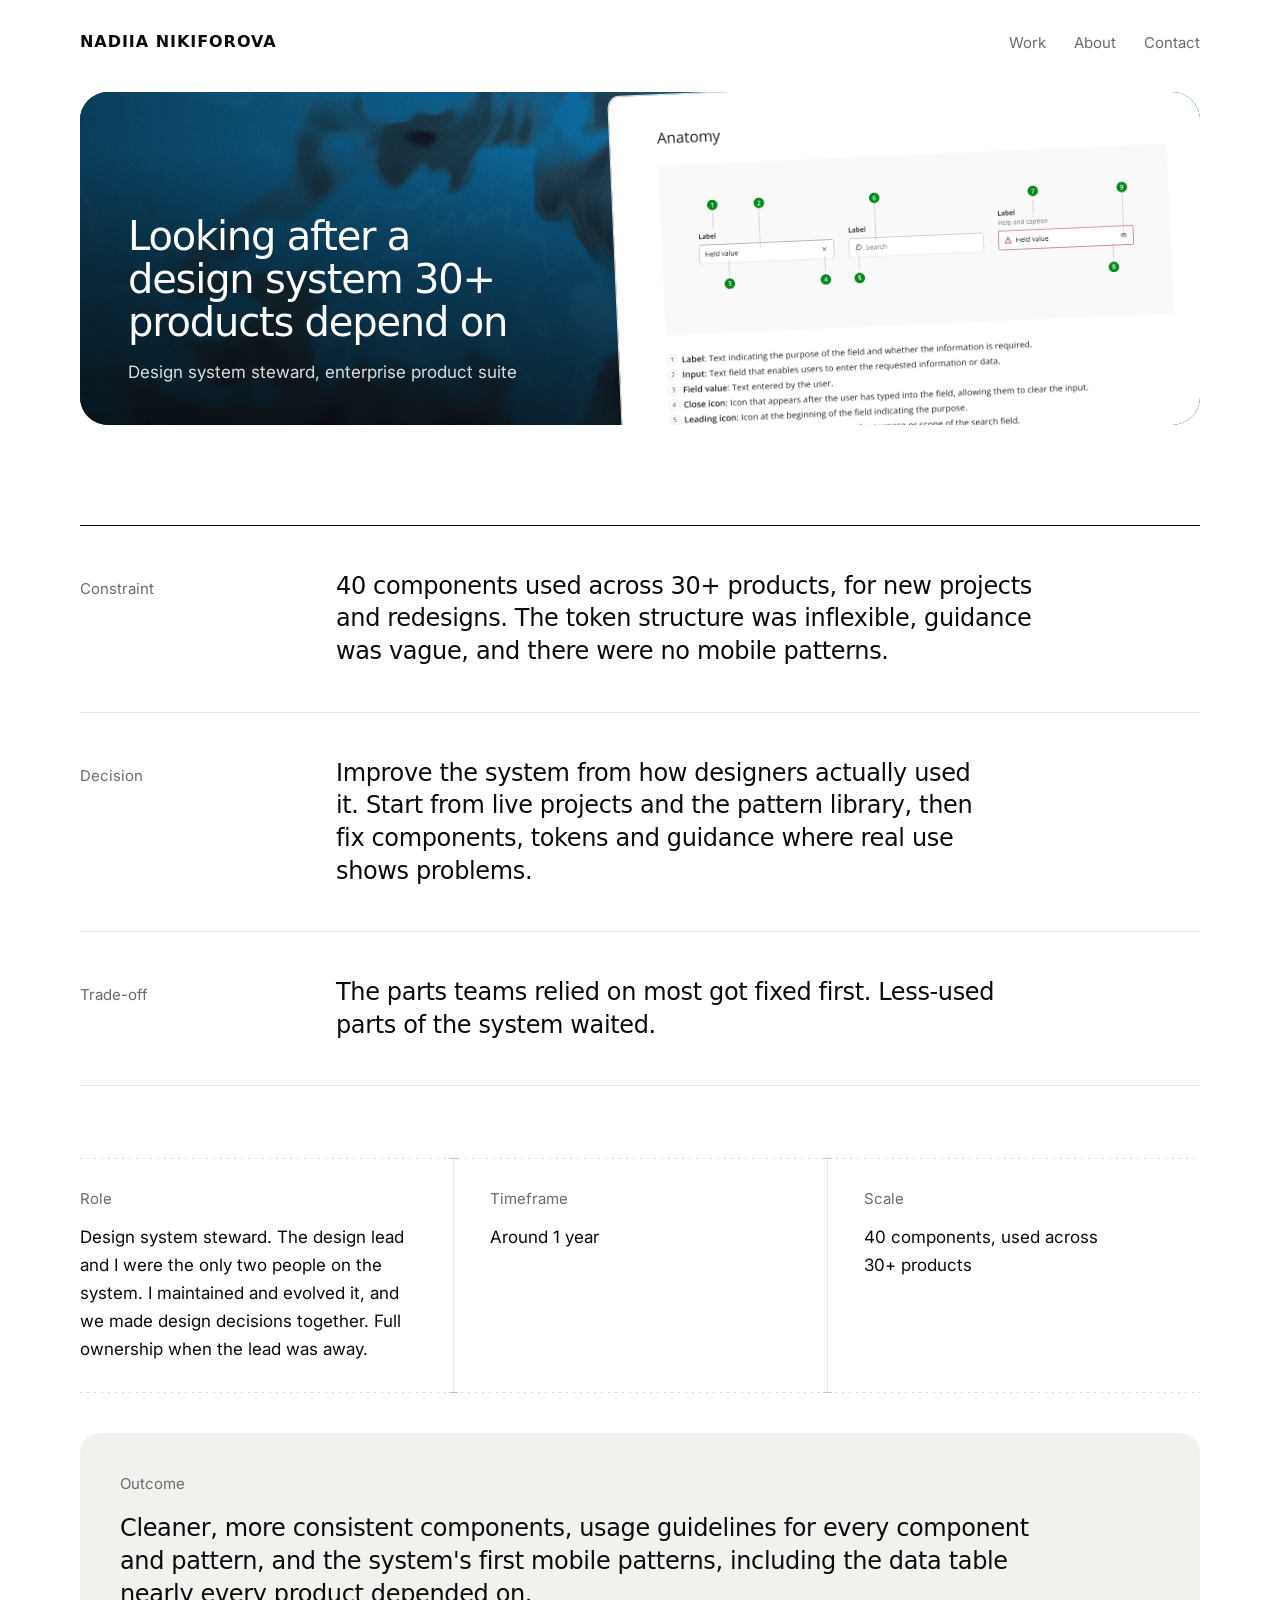
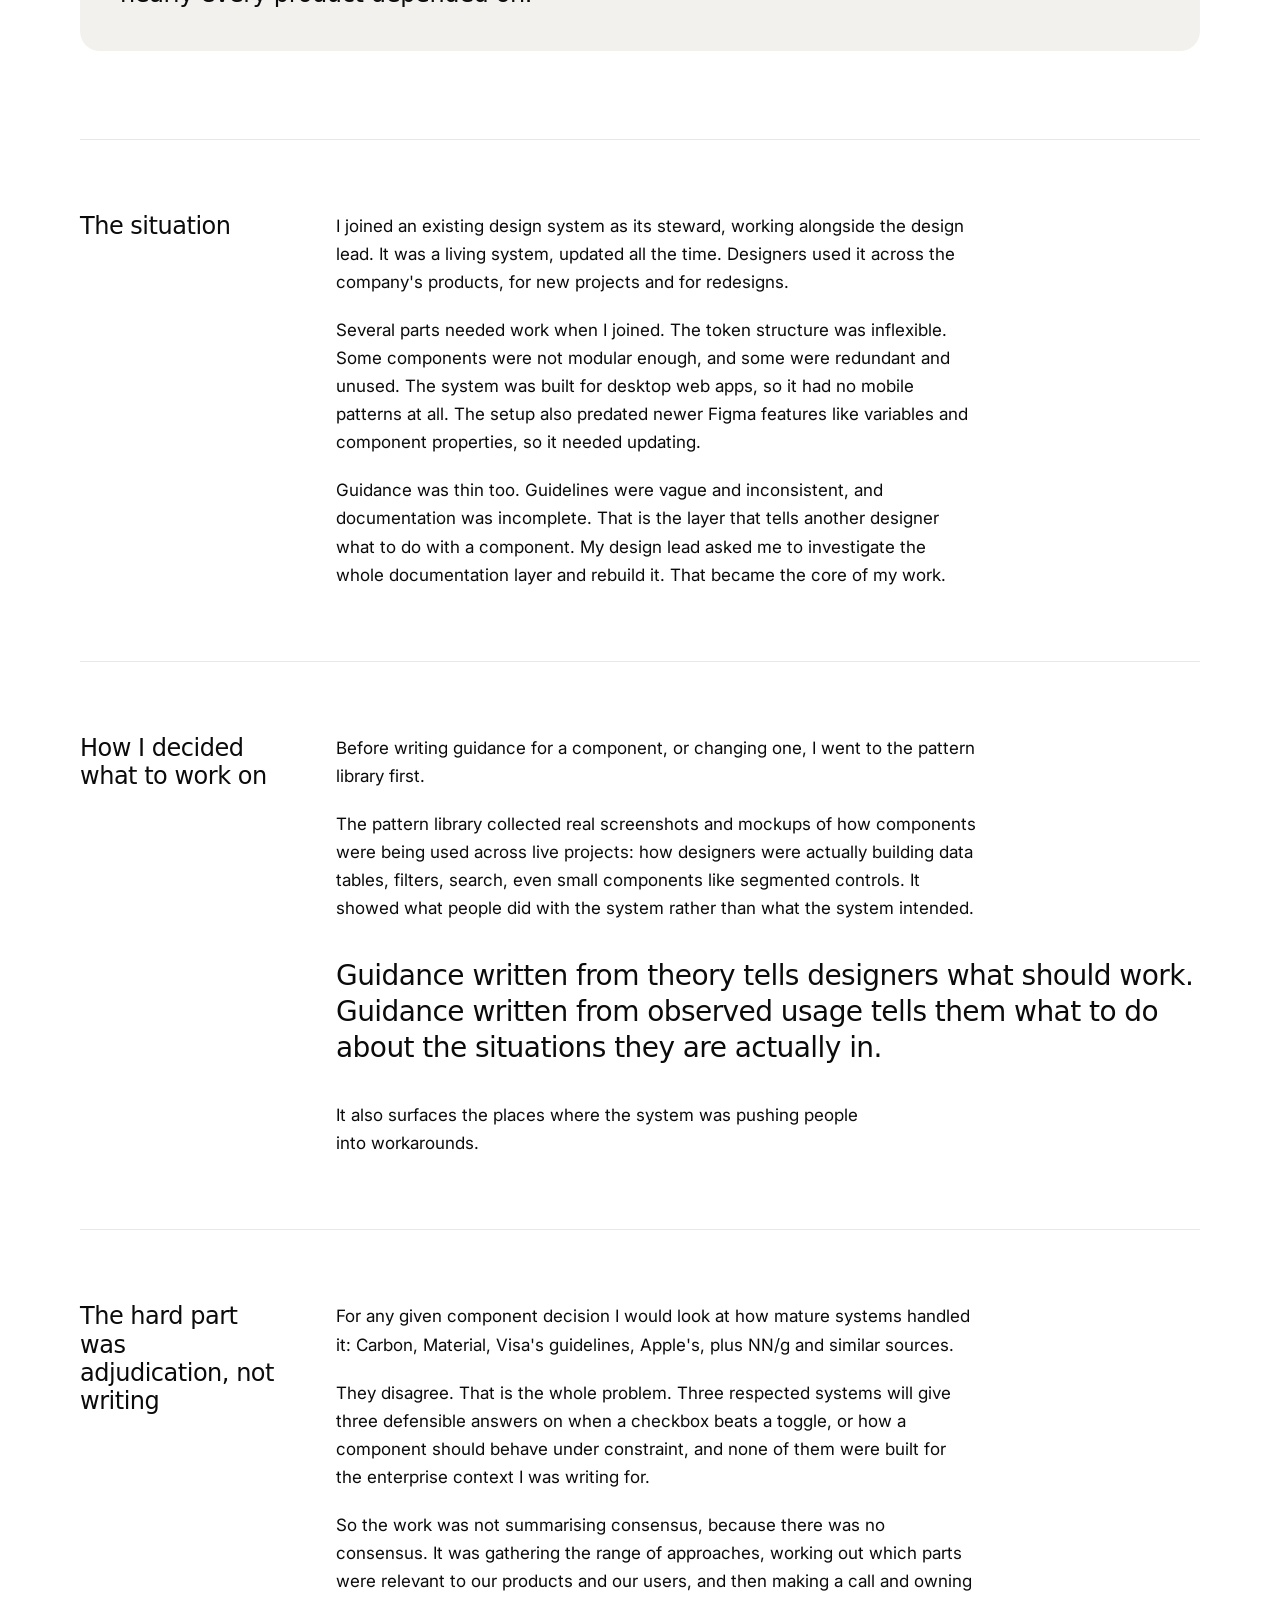
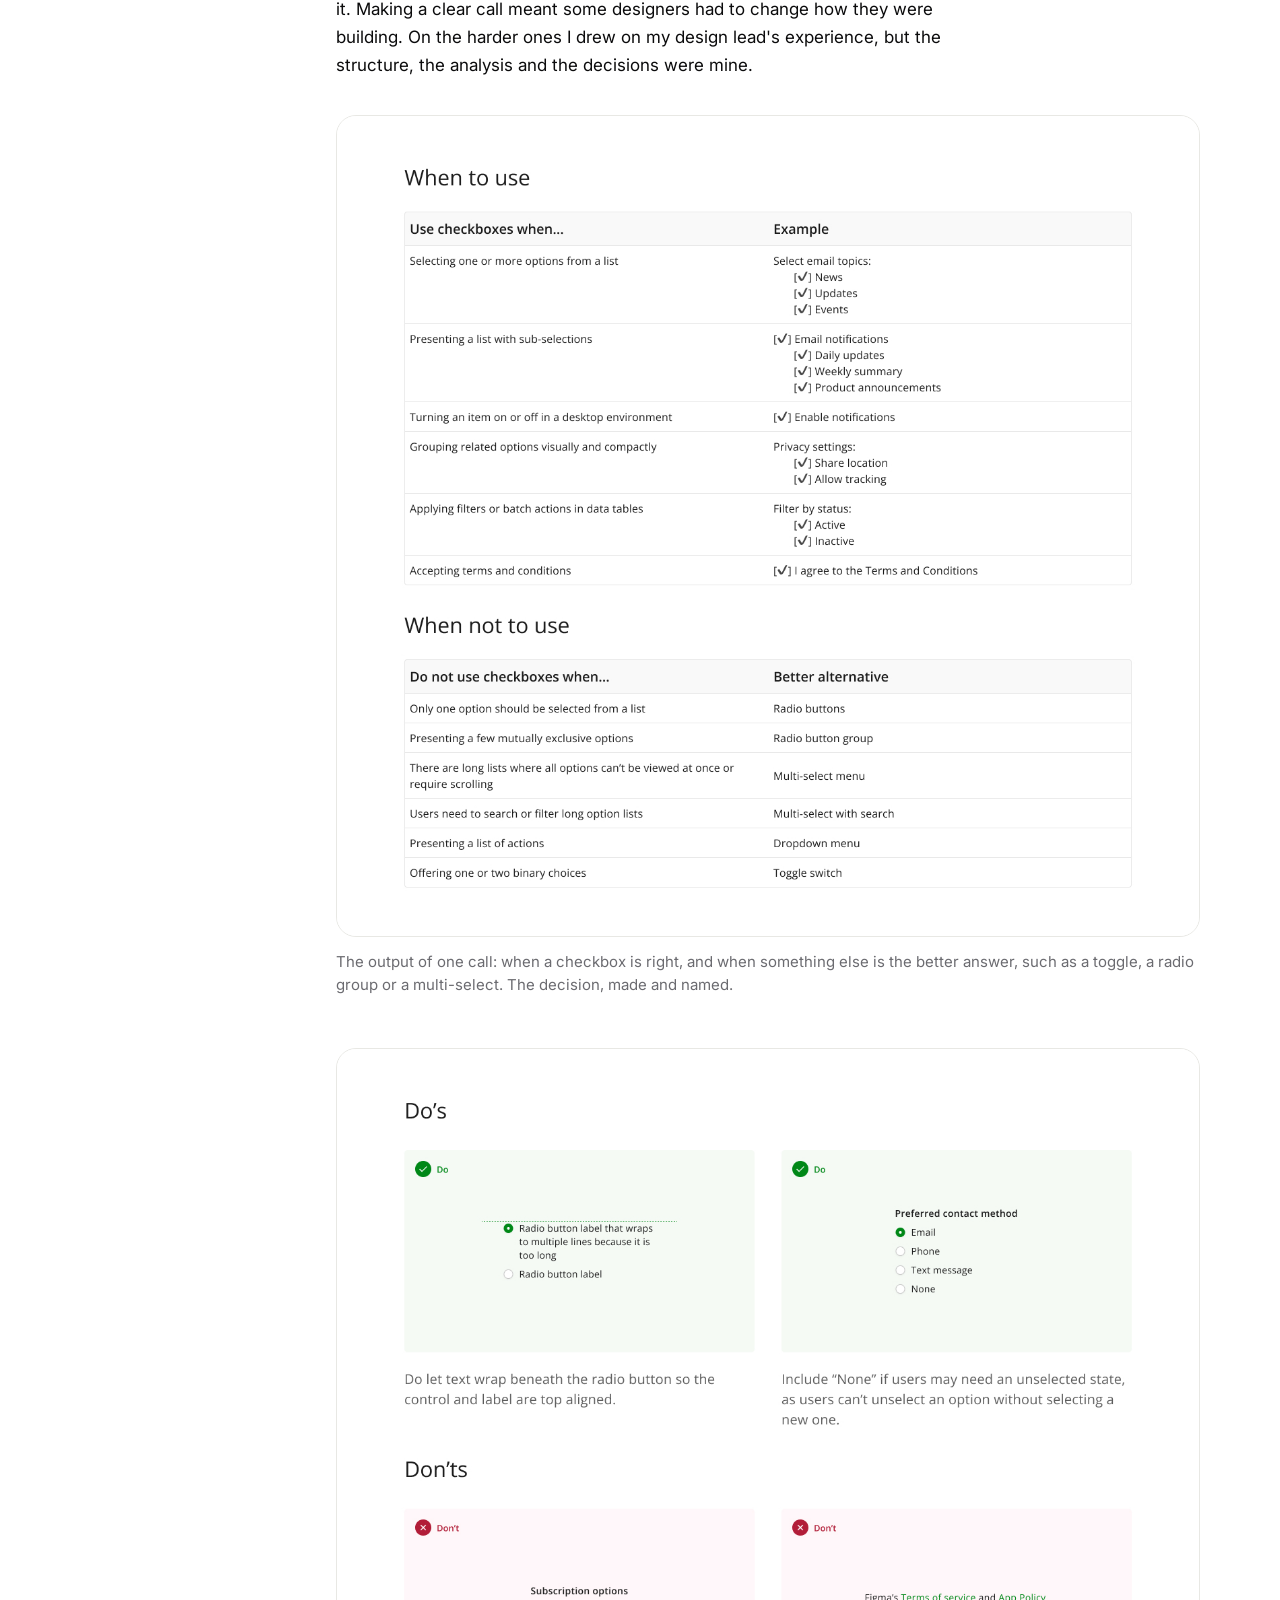
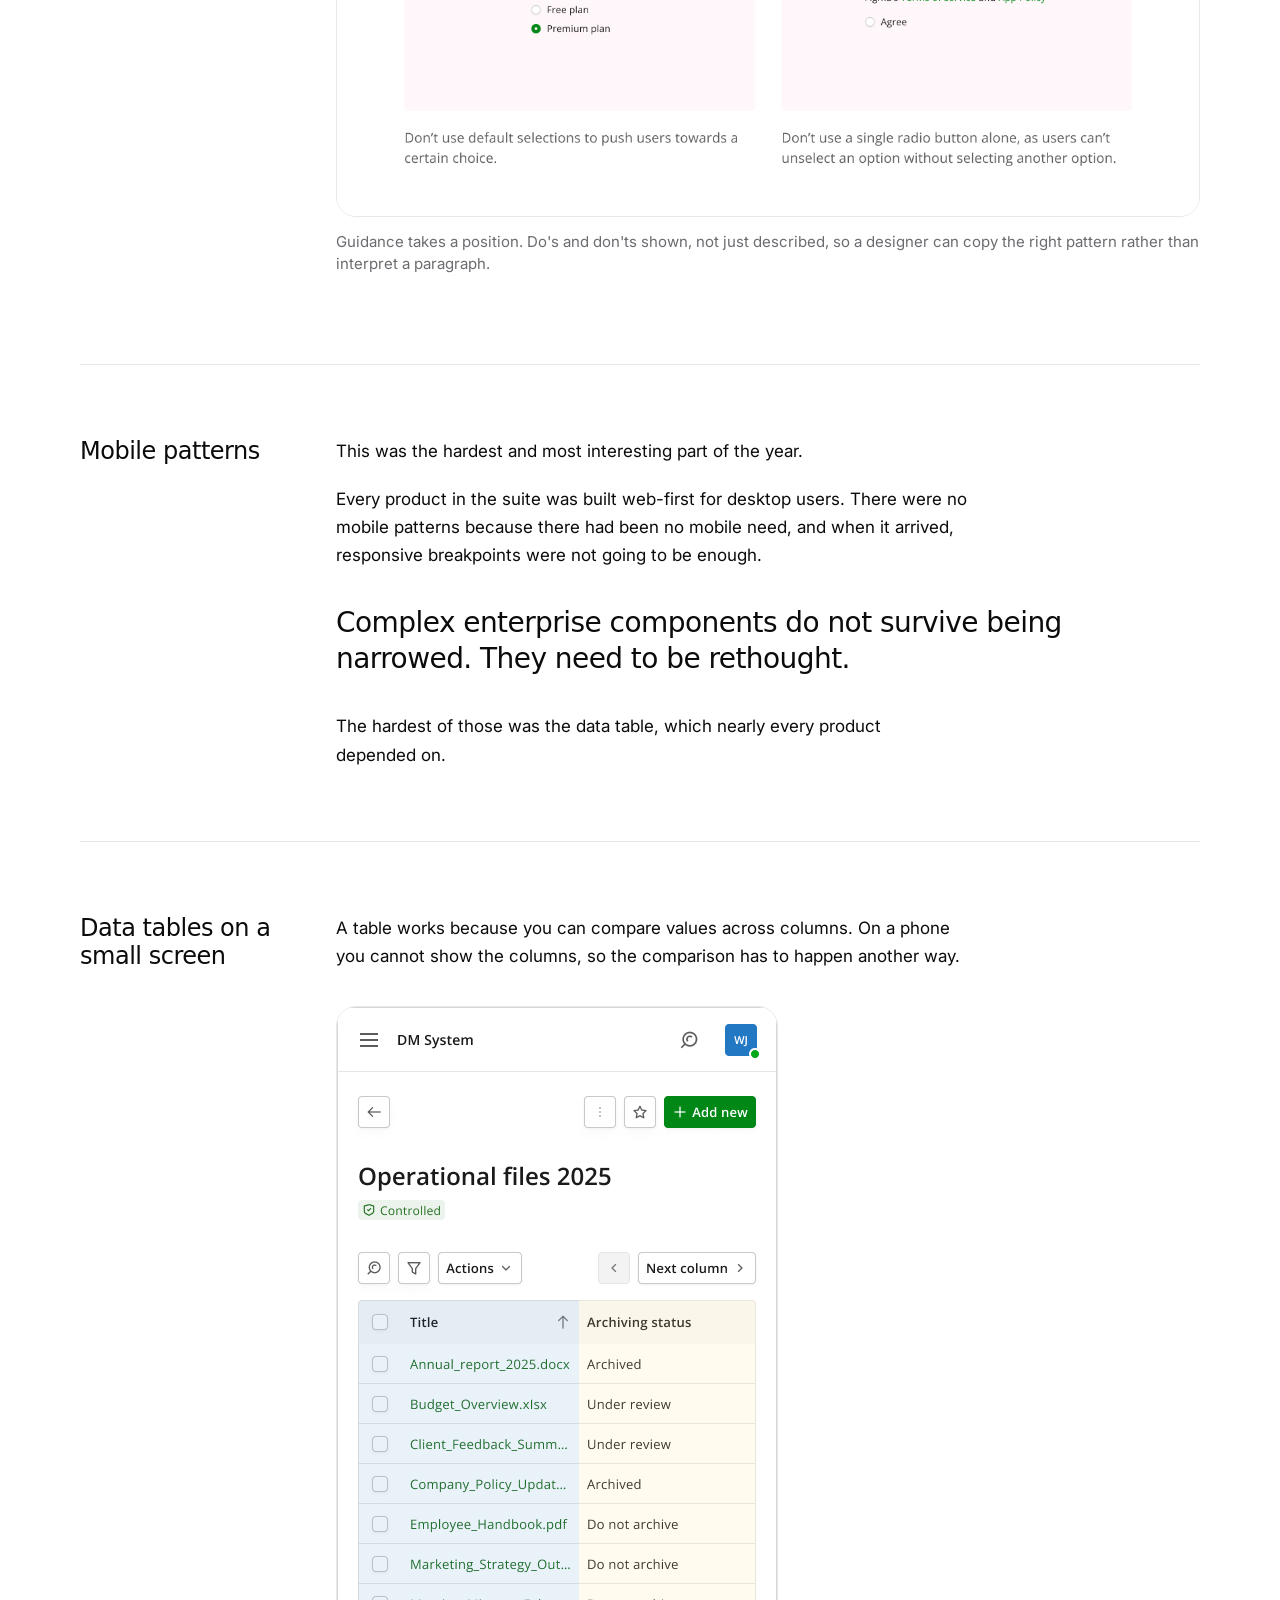
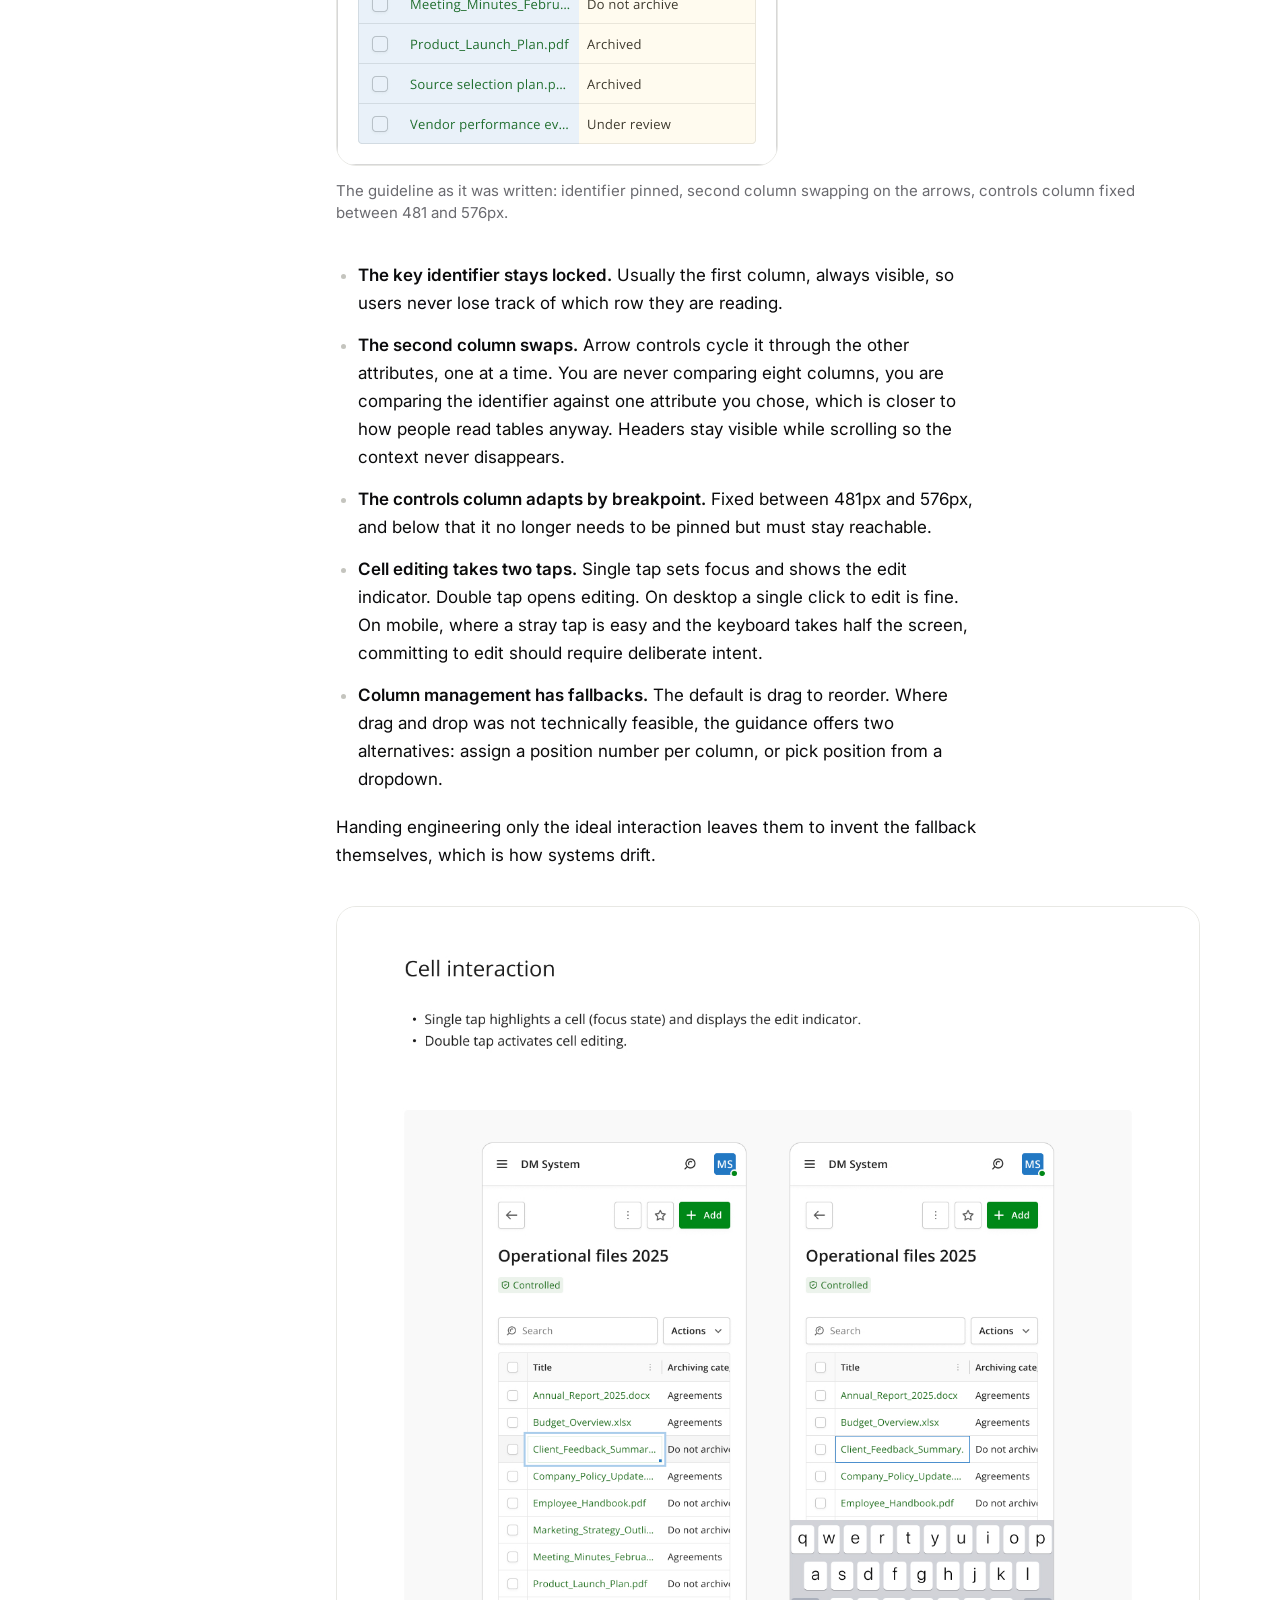
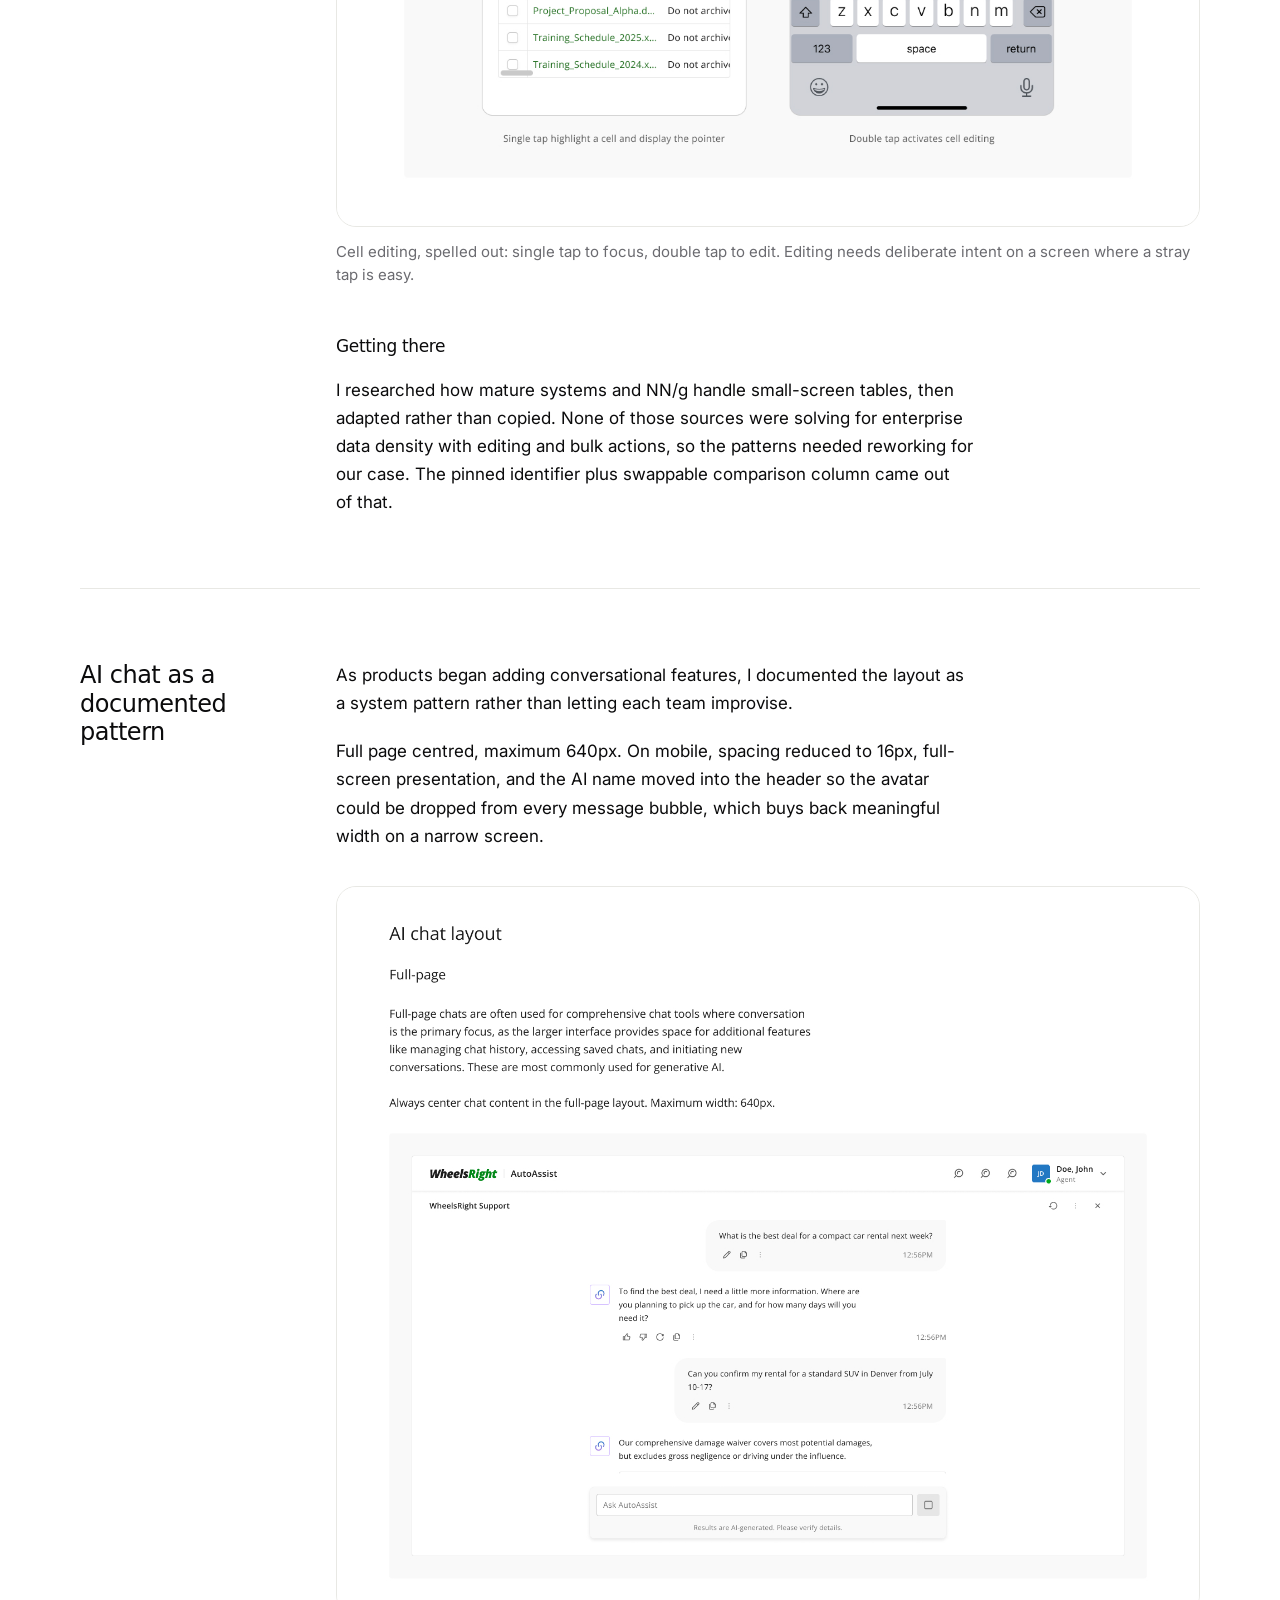
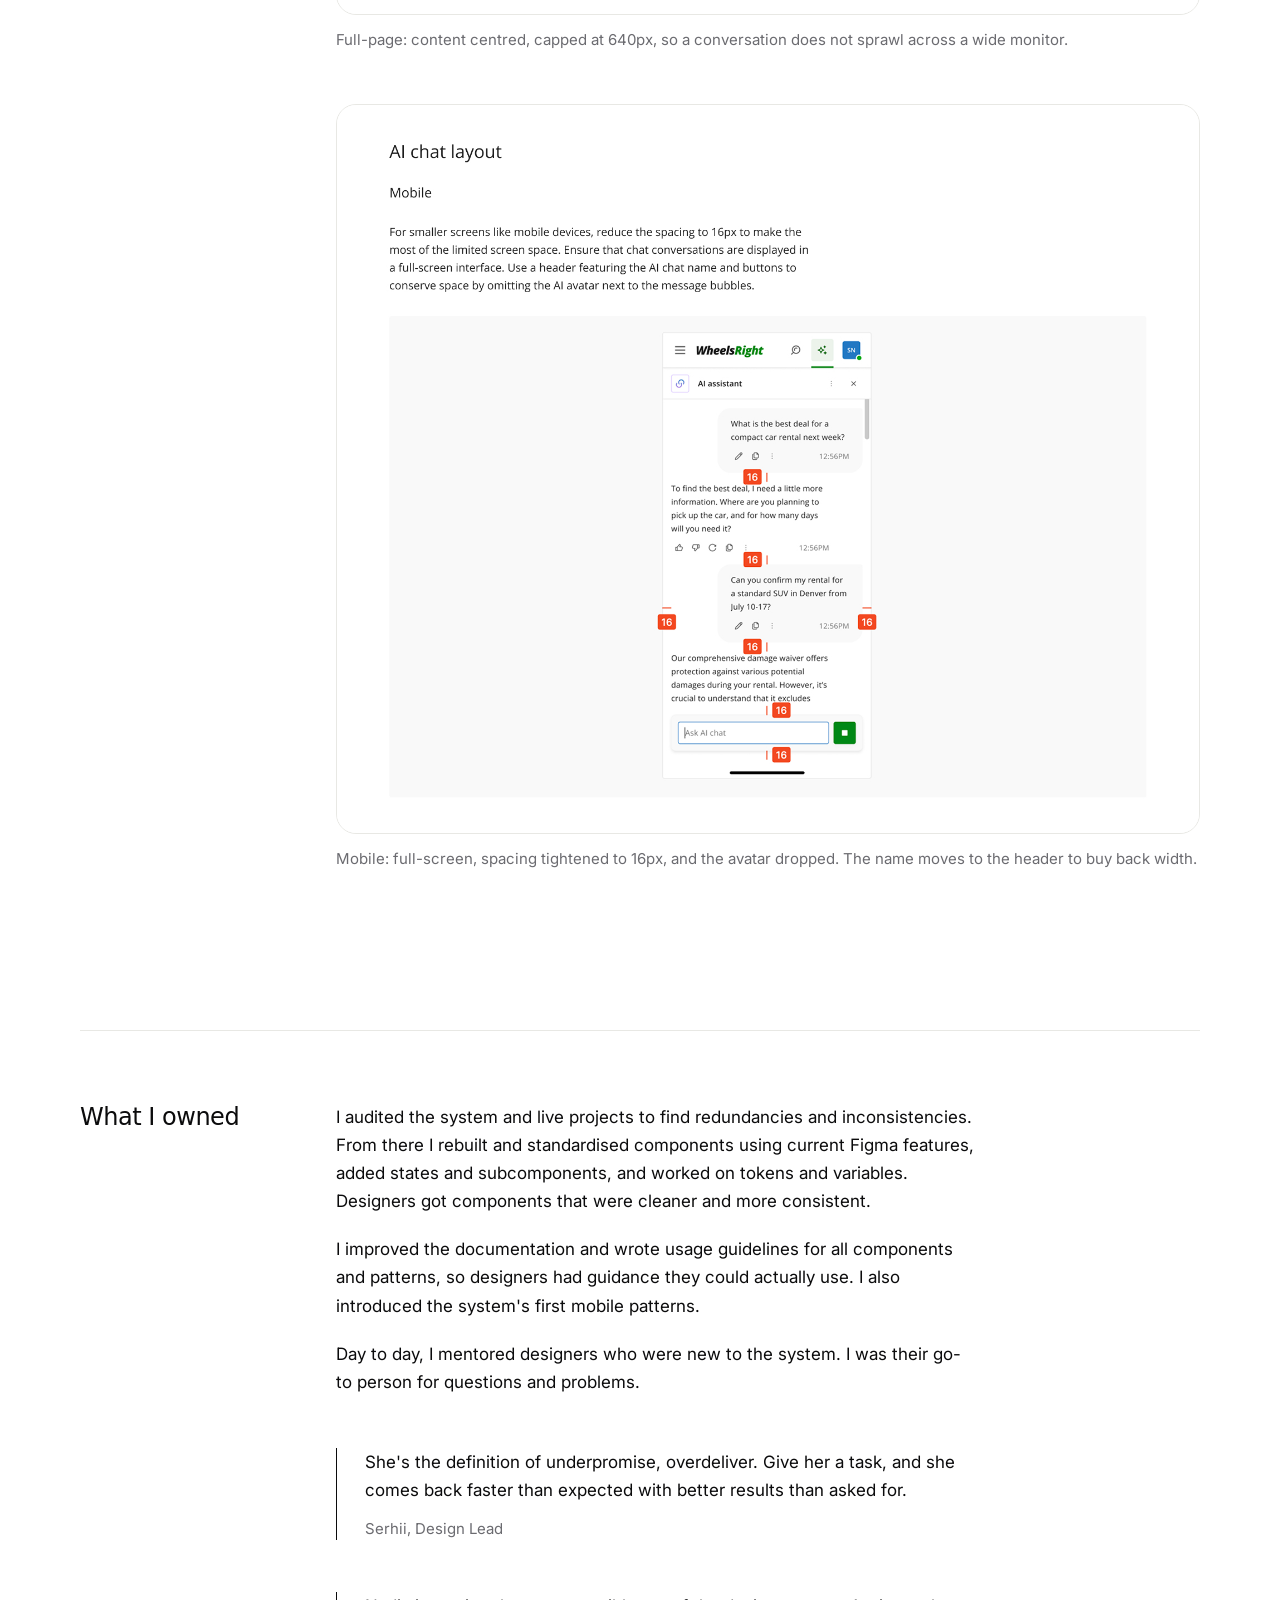
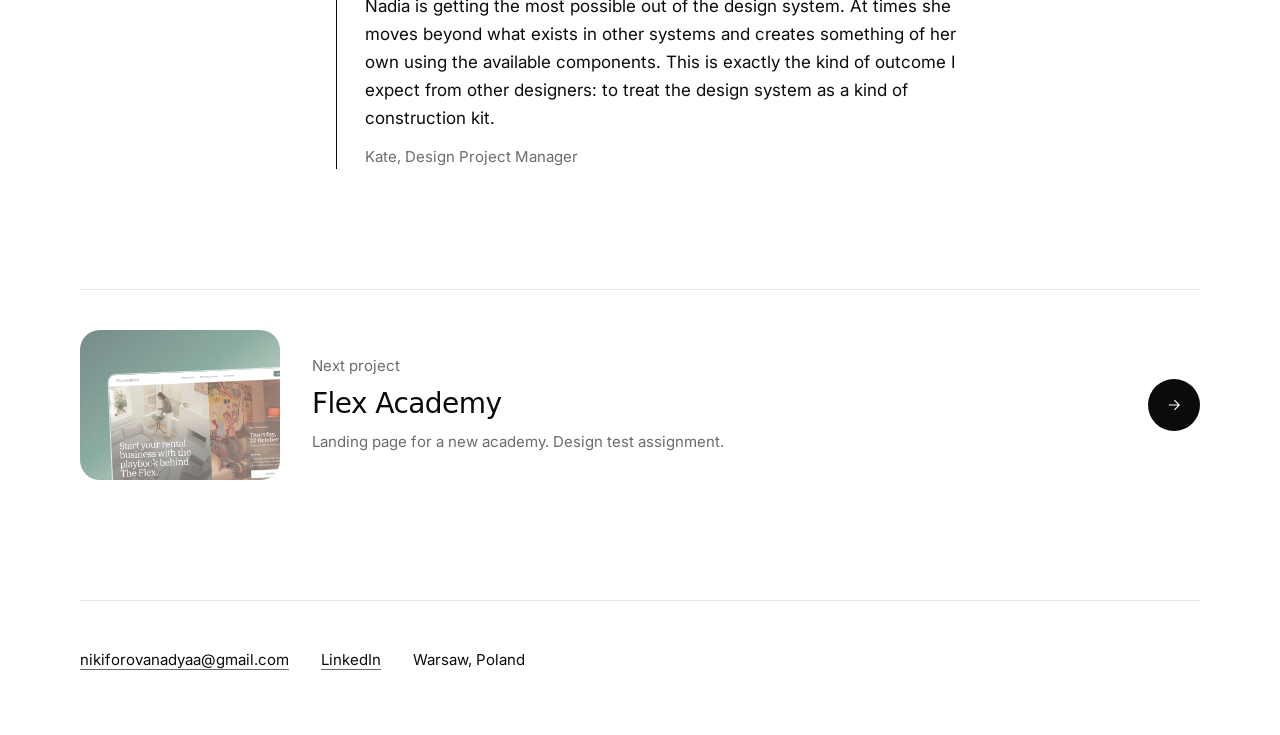
<file: work/design-system.html>
<!DOCTYPE html>
<html lang="en">
<head>
<meta charset="utf-8">
<meta name="viewport" content="width=device-width, initial-scale=1">
<meta name="robots" content="noindex, nofollow">
<title>Looking after a design system 30+ products depend on, Nadiia Nikiforova</title>
<meta name="description" content="Design system steward for 40 components across 30+ products. Components, tokens and guidelines improved from real use, and the system's first mobile patterns.">

<link rel="preconnect" href="https://fonts.googleapis.com">
<link rel="preconnect" href="https://fonts.gstatic.com" crossorigin>
<link rel="preconnect" href="https://api.fontshare.com" crossorigin>
<link rel="stylesheet" href="https://api.fontshare.com/v2/css?f%5B%5D=general-sans@400,500,600&display=swap">
<link rel="stylesheet" href="https://fonts.googleapis.com/css2?family=Inter:wght@400&display=swap">
<link rel="stylesheet" href="../styles.css">
</head>
<body>

<a class="skip-link" href="#main">Skip to content</a>

<div class="shell">

  <header class="site-header">
    <a class="site-header__name" href="../index.html">Nadiia Nikiforova</a>
    <nav class="site-nav" aria-label="Primary">
      <ul>
        <li><a href="../index.html#work">Work</a></li>
        <li><a href="../index.html#about">About</a></li>
        <li><a href="../index.html#contact">Contact</a></li>
      </ul>
    </nav>
  </header>

  <main id="main">

    <!-- 1. Gradient header ------------------------------------------------ -->
    <div class="case-hero case-hero--system case-hero--art" data-liquid="#0E76B0 #1F4458 #131A2E #124F7A #2C9BD6">
      <img class="case-hero__bg" src="../images/designsystem-header-cover.png" alt="Soft grainy gradient in deep green, yellow and blue.">
      <h1>Looking after a design system 30+ products depend on</h1>
      <p class="case-hero__summary">Design system steward, enterprise product suite</p>
      <div class="case-hero__shot case-hero__shot--image">
        <img src="../images/designsystem-anatomy.jpg" alt="A component anatomy guideline: input fields with nine numbered callouts and a legend defining each part.">
      </div>
    </div>

    <!-- 2. Decision block -------------------------------------------------- -->
    <dl class="decision">
      <div>
        <dt class="mono">Constraint</dt>
        <dd>40 components used across 30+ products, for new projects and redesigns. The token structure was inflexible, guidance was vague, and there were no mobile patterns.</dd>
      </div>
      <div>
        <dt class="mono">Decision</dt>
        <dd>Improve the system from how designers actually used it. Start from live projects and the pattern library, then fix components, tokens and guidance where real use shows problems.</dd>
      </div>
      <div>
        <dt class="mono">Trade-off</dt>
        <dd>The parts teams relied on most got fixed first. Less-used parts of the system waited.</dd>
      </div>
    </dl>

    <!-- 3. Summary --------------------------------------------------------- -->
    <dl class="summary">
      <div class="summary__fact">
        <dt class="mono">Role</dt>
        <dd>Design system steward. The design lead and I were the only two people on the system. I maintained and evolved it, and we made design decisions together. Full ownership when the lead was away.</dd>
      </div>
      <div class="summary__fact">
        <dt class="mono">Timeframe</dt>
        <dd>Around 1 year</dd>
      </div>
      <div class="summary__fact">
        <dt class="mono">Scale</dt>
        <dd>40 components, used across 30+ products</dd>
      </div>
      <div class="summary__outcome">
        <dt class="mono">Outcome</dt>
        <dd>Cleaner, more consistent components, usage guidelines for every component and pattern, and the system's first mobile patterns, including the data table nearly every product depended on.</dd>
      </div>
    </dl>

    <!-- 4. Body ------------------------------------------------------------ -->
    <div class="case-body">

      <section class="case-section">
        <h2>The situation</h2>
        <p>I joined an existing design system as its steward, working alongside the design lead. It was a living system, updated all the time. Designers used it across the company's products, for new projects and for redesigns.</p>
        <p>Several parts needed work when I joined. The token structure was inflexible. Some components were not modular enough, and some were redundant and unused. The system was built for desktop web apps, so it had no mobile patterns at all. The setup also predated newer Figma features like variables and component properties, so it needed updating.</p>
        <p>Guidance was thin too. Guidelines were vague and inconsistent, and documentation was incomplete. That is the layer that tells another designer what to do with a component. My design lead asked me to investigate the whole documentation layer and rebuild it. That became the core of my work.</p>
      </section>

      <section class="case-section">
        <h2>How I decided what to work on</h2>
        <p>Before writing guidance for a component, or changing one, I went to the pattern library first.</p>
        <p>The pattern library collected real screenshots and mockups of how components were being used across live projects: how designers were actually building data tables, filters, search, even small components like segmented controls. It showed what people did with the system rather than what the system intended.</p>
        <p class="callout">Guidance written from theory tells designers what should work. Guidance written from observed usage tells them what to do about the situations they are actually in.</p>
        <p>It also surfaces the places where the system was pushing people into workarounds.</p>
      </section>

      <section class="case-section">
        <h2>The hard part was adjudication, not writing</h2>
        <p>For any given component decision I would look at how mature systems handled it: Carbon, Material, Visa's guidelines, Apple's, plus NN/g and similar sources.</p>
        <p>They disagree. That is the whole problem. Three respected systems will give three defensible answers on when a checkbox beats a toggle, or how a component should behave under constraint, and none of them were built for the enterprise context I was writing for.</p>
        <p>So the work was not summarising consensus, because there was no consensus. It was gathering the range of approaches, working out which parts were relevant to our products and our users, and then making a call and owning it. Making a clear call meant some designers had to change how they were building. On the harder ones I drew on my design lead's experience, but the structure, the analysis and the decisions were mine.</p>

        <figure>
          <img src="../images/designsystem-checkbox-guideline.jpg" alt="A checkbox guideline: a When to use table pairing situations with examples, and a When not to use table naming a better alternative for each case, including a toggle switch.">
          <figcaption class="mono">The output of one call: when a checkbox is right, and when something else is the better answer, such as a toggle, a radio group or a multi-select. The decision, made and named.</figcaption>
        </figure>

        <figure>
          <img src="../images/designsystem-radio-dosdonts.jpg" alt="A radio-button guideline showing Do and Don't examples side by side: do let long labels wrap and top-align, include a None option; don't use default selections to steer choices or a single radio alone.">
          <figcaption class="mono">Guidance takes a position. Do's and don'ts shown, not just described, so a designer can copy the right pattern rather than interpret a paragraph.</figcaption>
        </figure>
      </section>

      <section class="case-section">
        <h2>Mobile patterns</h2>
        <p>This was the hardest and most interesting part of the year.</p>
        <p>Every product in the suite was built web-first for desktop users. There were no mobile patterns because there had been no mobile need, and when it arrived, responsive breakpoints were not going to be enough.</p>
        <p class="callout">Complex enterprise components do not survive being narrowed. They need to be rethought.</p>
        <p>The hardest of those was the data table, which nearly every product depended on.</p>
      </section>

      <section class="case-section">
        <h2>Data tables on a small screen</h2>
        <p>A table works because you can compare values across columns. On a phone you cannot show the columns, so the comparison has to happen another way.</p>

        <figure class="figure--constrained">
          <img src="../images/designsystem-mobile-guideline.jpg" alt="Annotated mobile guideline: a data table with the identifier column pinned, a second column that swaps through attributes, and a fixed controls column.">
          <figcaption class="mono">The guideline as it was written: identifier pinned, second column swapping on the arrows, controls column fixed between 481 and 576px.</figcaption>
        </figure>

        <ul>
          <li><strong>The key identifier stays locked.</strong> Usually the first column, always visible, so users never lose track of which row they are reading.</li>
          <li><strong>The second column swaps.</strong> Arrow controls cycle it through the other attributes, one at a time. You are never comparing eight columns, you are comparing the identifier against one attribute you chose, which is closer to how people read tables anyway. Headers stay visible while scrolling so the context never disappears.</li>
          <li><strong>The controls column adapts by breakpoint.</strong> Fixed between 481px and 576px, and below that it no longer needs to be pinned but must stay reachable.</li>
          <li><strong>Cell editing takes two taps.</strong> Single tap sets focus and shows the edit indicator. Double tap opens editing. On desktop a single click to edit is fine. On mobile, where a stray tap is easy and the keyboard takes half the screen, committing to edit should require deliberate intent.</li>
          <li><strong>Column management has fallbacks.</strong> The default is drag to reorder. Where drag and drop was not technically feasible, the guidance offers two alternatives: assign a position number per column, or pick position from a dropdown.</li>
        </ul>
        <p>Handing engineering only the ideal interaction leaves them to invent the fallback themselves, which is how systems drift.</p>

        <figure>
          <img src="../images/designsystem-cell-interaction.jpg" alt="A cell-interaction guideline with two phone mockups: single tap highlights a cell and shows the edit indicator; double tap opens editing with the keyboard raised.">
          <figcaption class="mono">Cell editing, spelled out: single tap to focus, double tap to edit. Editing needs deliberate intent on a screen where a stray tap is easy.</figcaption>
        </figure>

        <h3>Getting there</h3>
        <p>I researched how mature systems and NN/g handle small-screen tables, then adapted rather than copied. None of those sources were solving for enterprise data density with editing and bulk actions, so the patterns needed reworking for our case. The pinned identifier plus swappable comparison column came out of that.</p>
      </section>

      <section class="case-section">
        <h2>AI chat as a documented pattern</h2>
        <p>As products began adding conversational features, I documented the layout as a system pattern rather than letting each team improvise.</p>
        <p>Full page centred, maximum 640px. On mobile, spacing reduced to 16px, full-screen presentation, and the AI name moved into the header so the avatar could be dropped from every message bubble, which buys back meaningful width on a narrow screen.</p>

        <figure>
          <img src="../images/designsystem-aichat-desktop.jpg" alt="The AI chat layout guideline, full-page: a conversation centred in the page at a maximum width of 640px, with a header, message thread and an input pinned at the bottom.">
          <figcaption class="mono">Full-page: content centred, capped at 640px, so a conversation does not sprawl across a wide monitor.</figcaption>
        </figure>

        <figure>
          <img src="../images/designsystem-aichat-mobile.jpg" alt="The AI chat layout guideline, mobile: a full-screen conversation with 16px spacing annotated, the assistant's name in the header, and no avatar beside the message bubbles.">
          <figcaption class="mono">Mobile: full-screen, spacing tightened to 16px, and the avatar dropped. The name moves to the header to buy back width.</figcaption>
        </figure>
      </section>

    </div>

    <!-- 5. Close ------------------------------------------------------------ -->
    <section class="case-close">
      <h2>What I owned</h2>
      <p>I audited the system and live projects to find redundancies and inconsistencies. From there I rebuilt and standardised components using current Figma features, added states and subcomponents, and worked on tokens and variables. Designers got components that were cleaner and more consistent.</p>
      <p>I improved the documentation and wrote usage guidelines for all components and patterns, so designers had guidance they could actually use. I also introduced the system's first mobile patterns.</p>
      <p>Day to day, I mentored designers who were new to the system. I was their go-to person for questions and problems.</p>

      <blockquote class="quote">
        <p>She's the definition of underpromise, overdeliver. Give her a task, and she comes back faster than expected with better results than asked for.</p>
        <footer class="mono">Serhii, Design Lead</footer>
      </blockquote>

      <blockquote class="quote">
        <p>Nadia is getting the most possible out of the design system. At times she moves beyond what exists in other systems and creates something of her own using the available components. This is exactly the kind of outcome I expect from other designers: to treat the design system as a kind of construction kit.</p>
        <footer class="mono">Kate, Design Project Manager</footer>
      </blockquote>
    </section>

    <!-- 6. Next project ----------------------------------------------------- -->
    <a class="next-project" href="flex-academy.html">
      <span class="next-project__thumb" aria-hidden="true">
        <span class="next-project__cover" style="display: block; background: linear-gradient(142deg, #1F3F3D 0%, #3F6F5E 45%, #9DBFA6 80%, #EDE7D6 100%);"></span>
        <img class="next-project__shot" src="../images/Flex%20Academy/Hero.jpg" alt="">
      </span>
      <span class="next-project__body">
        <span class="mono">Next project</span>
        <span class="next-project__title">Flex Academy</span>
        <span class="next-project__eyebrow">Landing page for a new academy. Design test assignment.</span>
      </span>
      <span class="next-project__arrow" aria-hidden="true">
        <svg viewBox="0 0 24 24" width="18" height="18" fill="none" stroke="currentColor" stroke-width="1.5">
          <path d="M5 12h13M12.5 5.5 19 12l-6.5 6.5"/>
        </svg>
      </span>
    </a>

  </main>

  <footer class="site-footer" id="contact">
    <ul>
      <li class="mono"><a href="mailto:nikiforovanadyaa@gmail.com">nikiforovanadyaa@gmail.com</a></li>
      <li class="mono"><a href="https://www.linkedin.com/in/nikiforovanadya" rel="me noopener">LinkedIn</a></li>
      <li class="mono">Warsaw, Poland</li>
    </ul>
  </footer>

</div>

<script src="../liquid-fluid.js" defer></script>
</body>
</html>
</file>
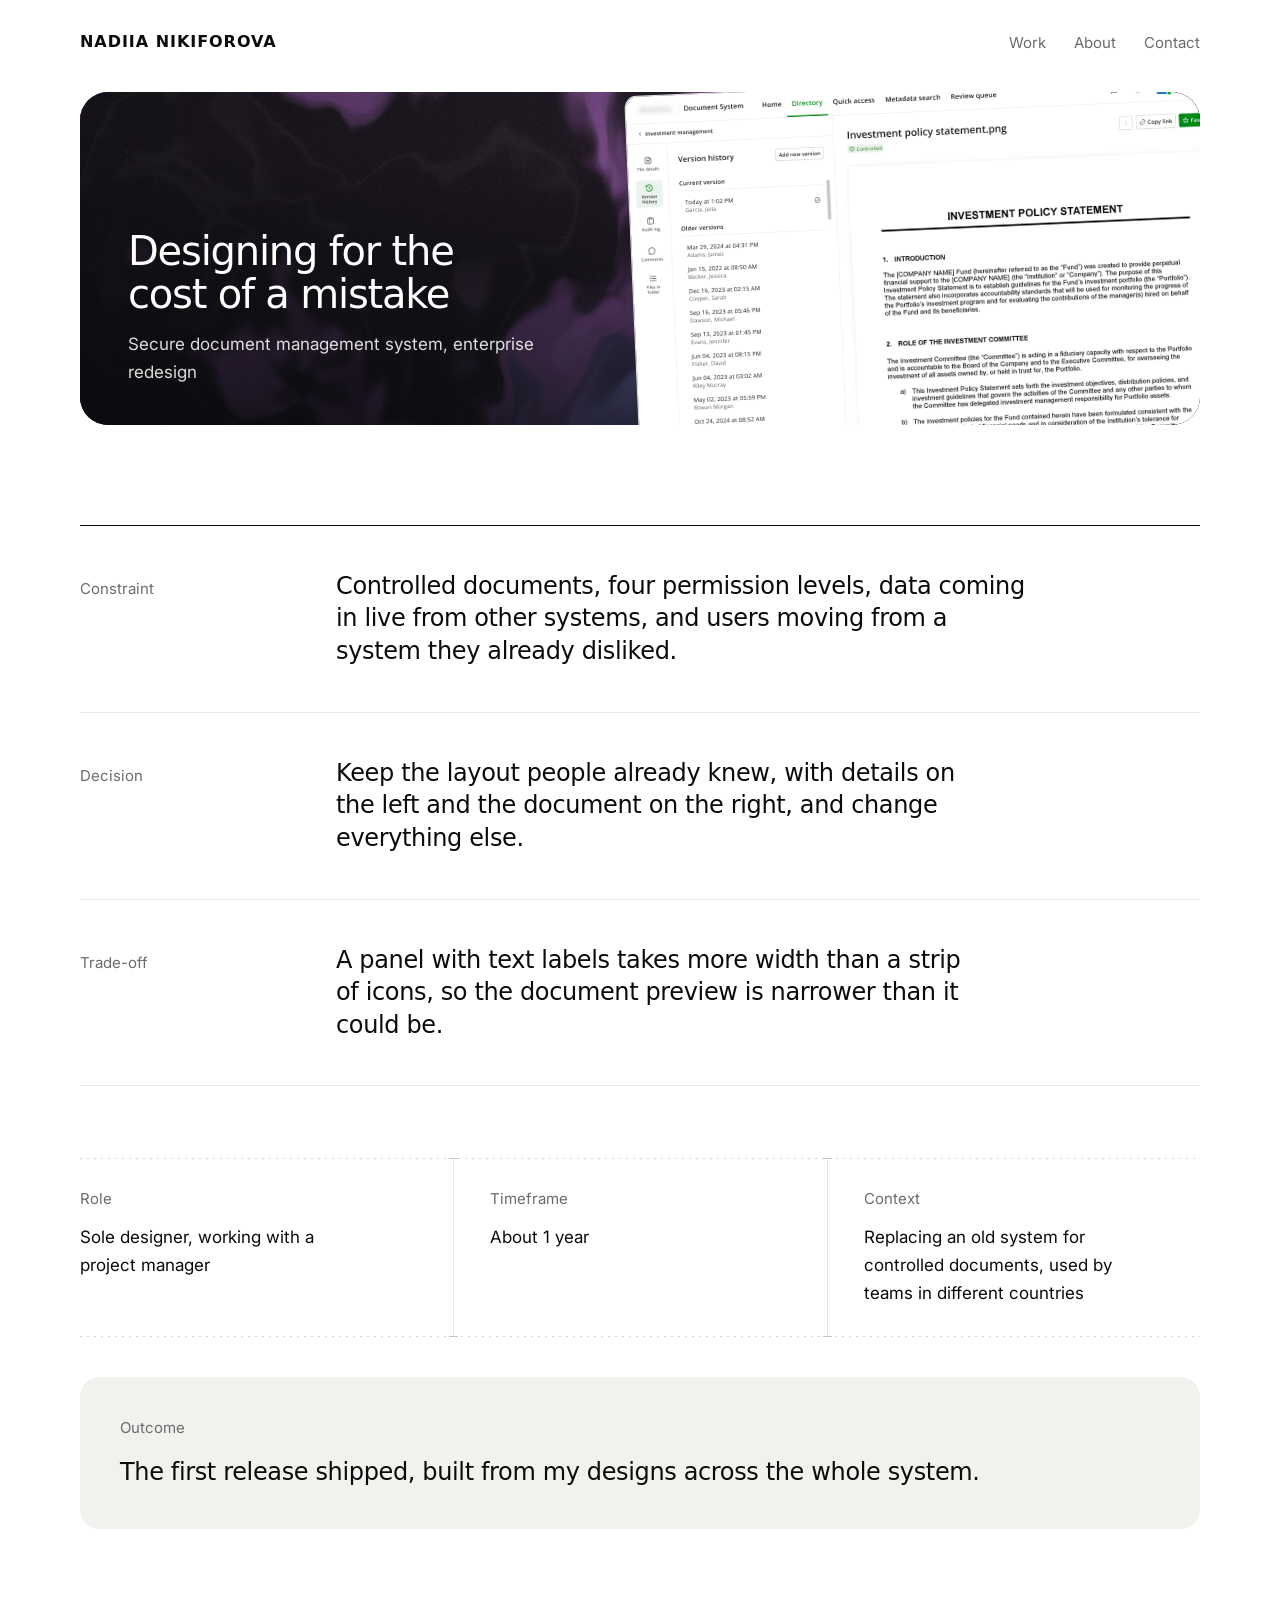
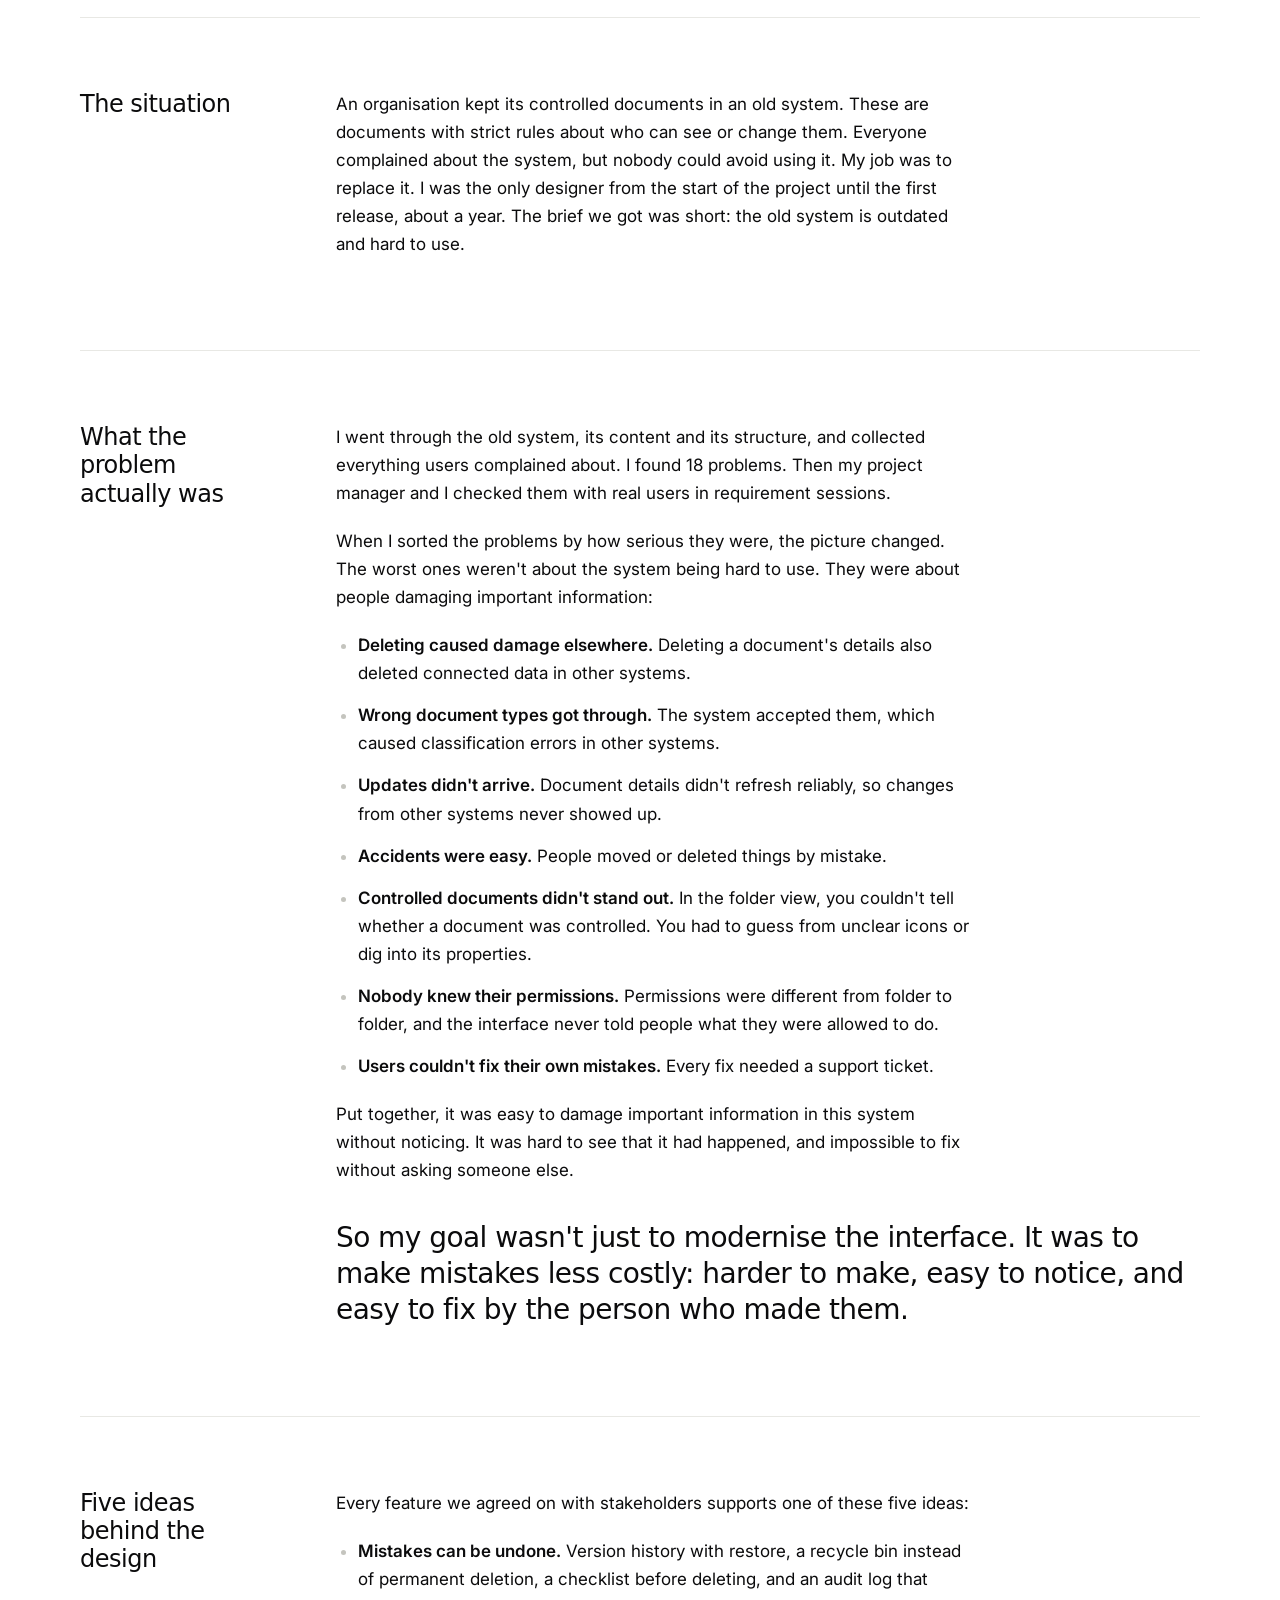
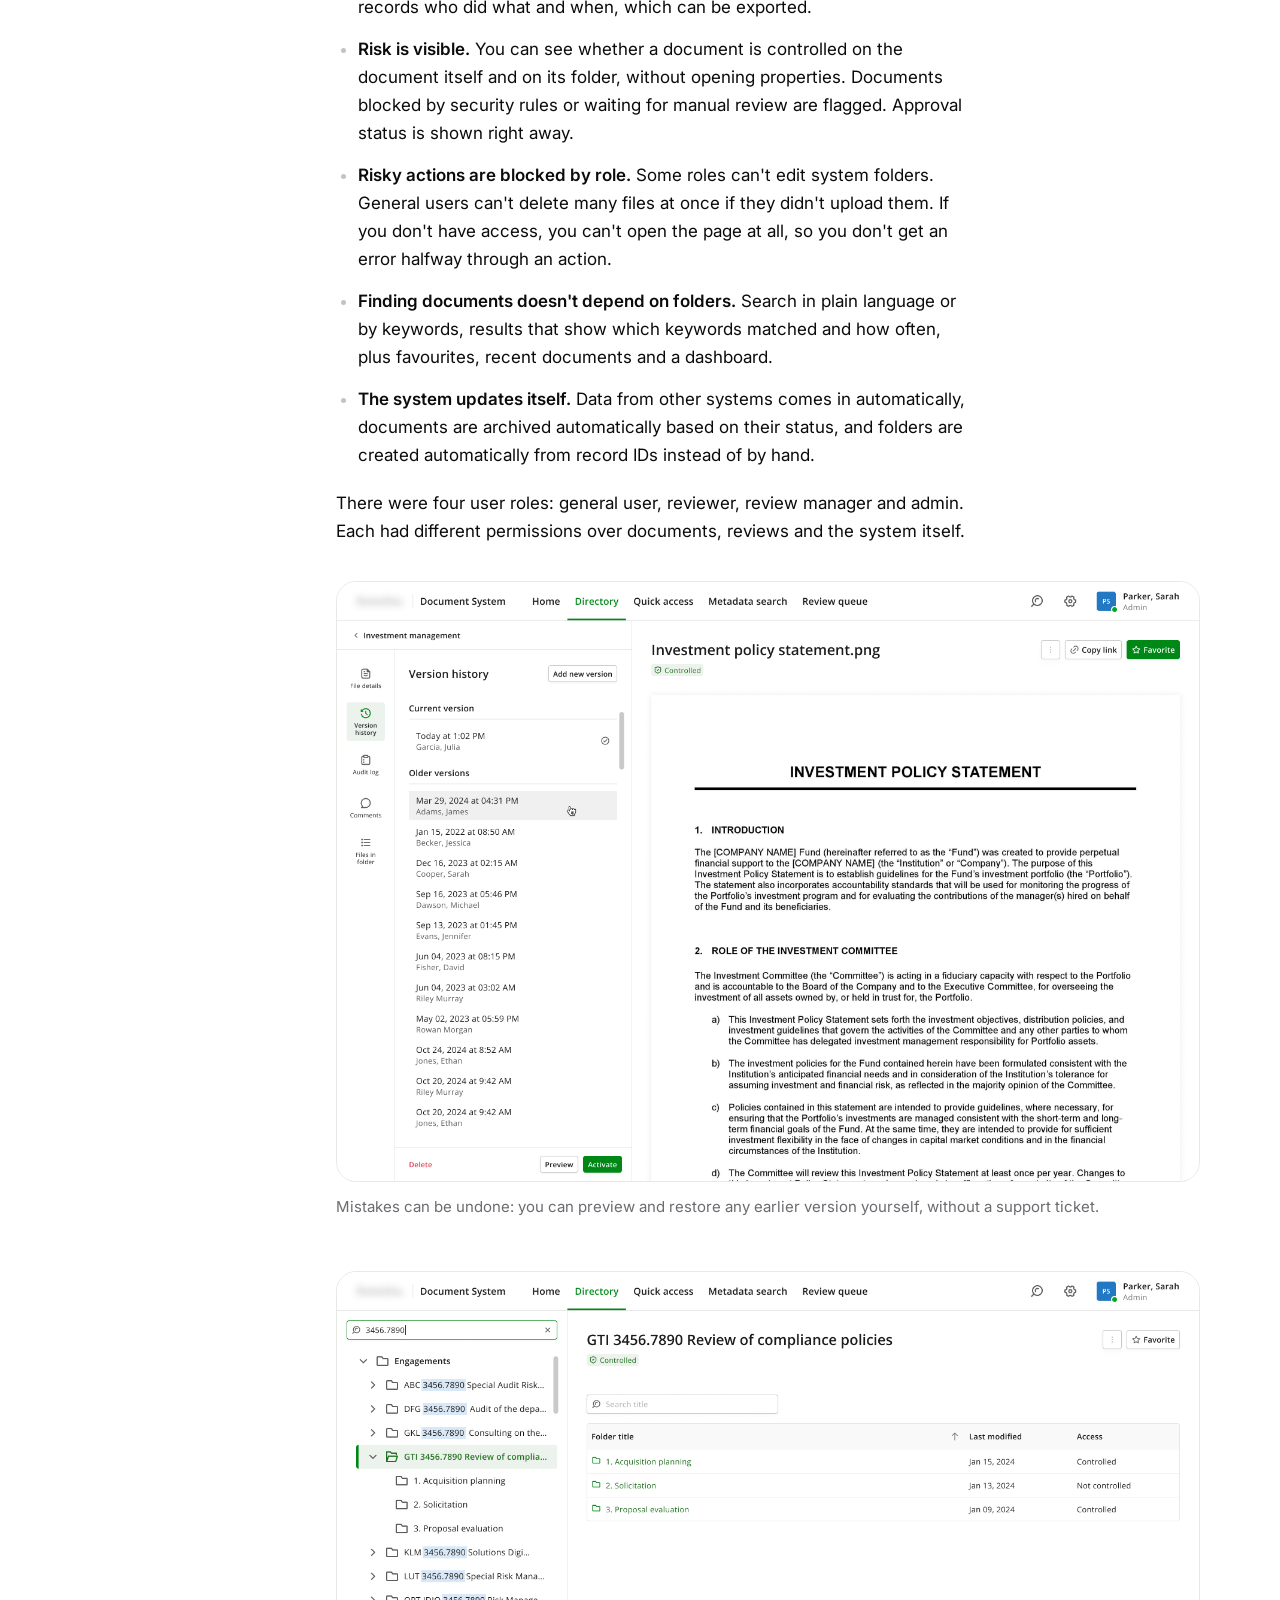
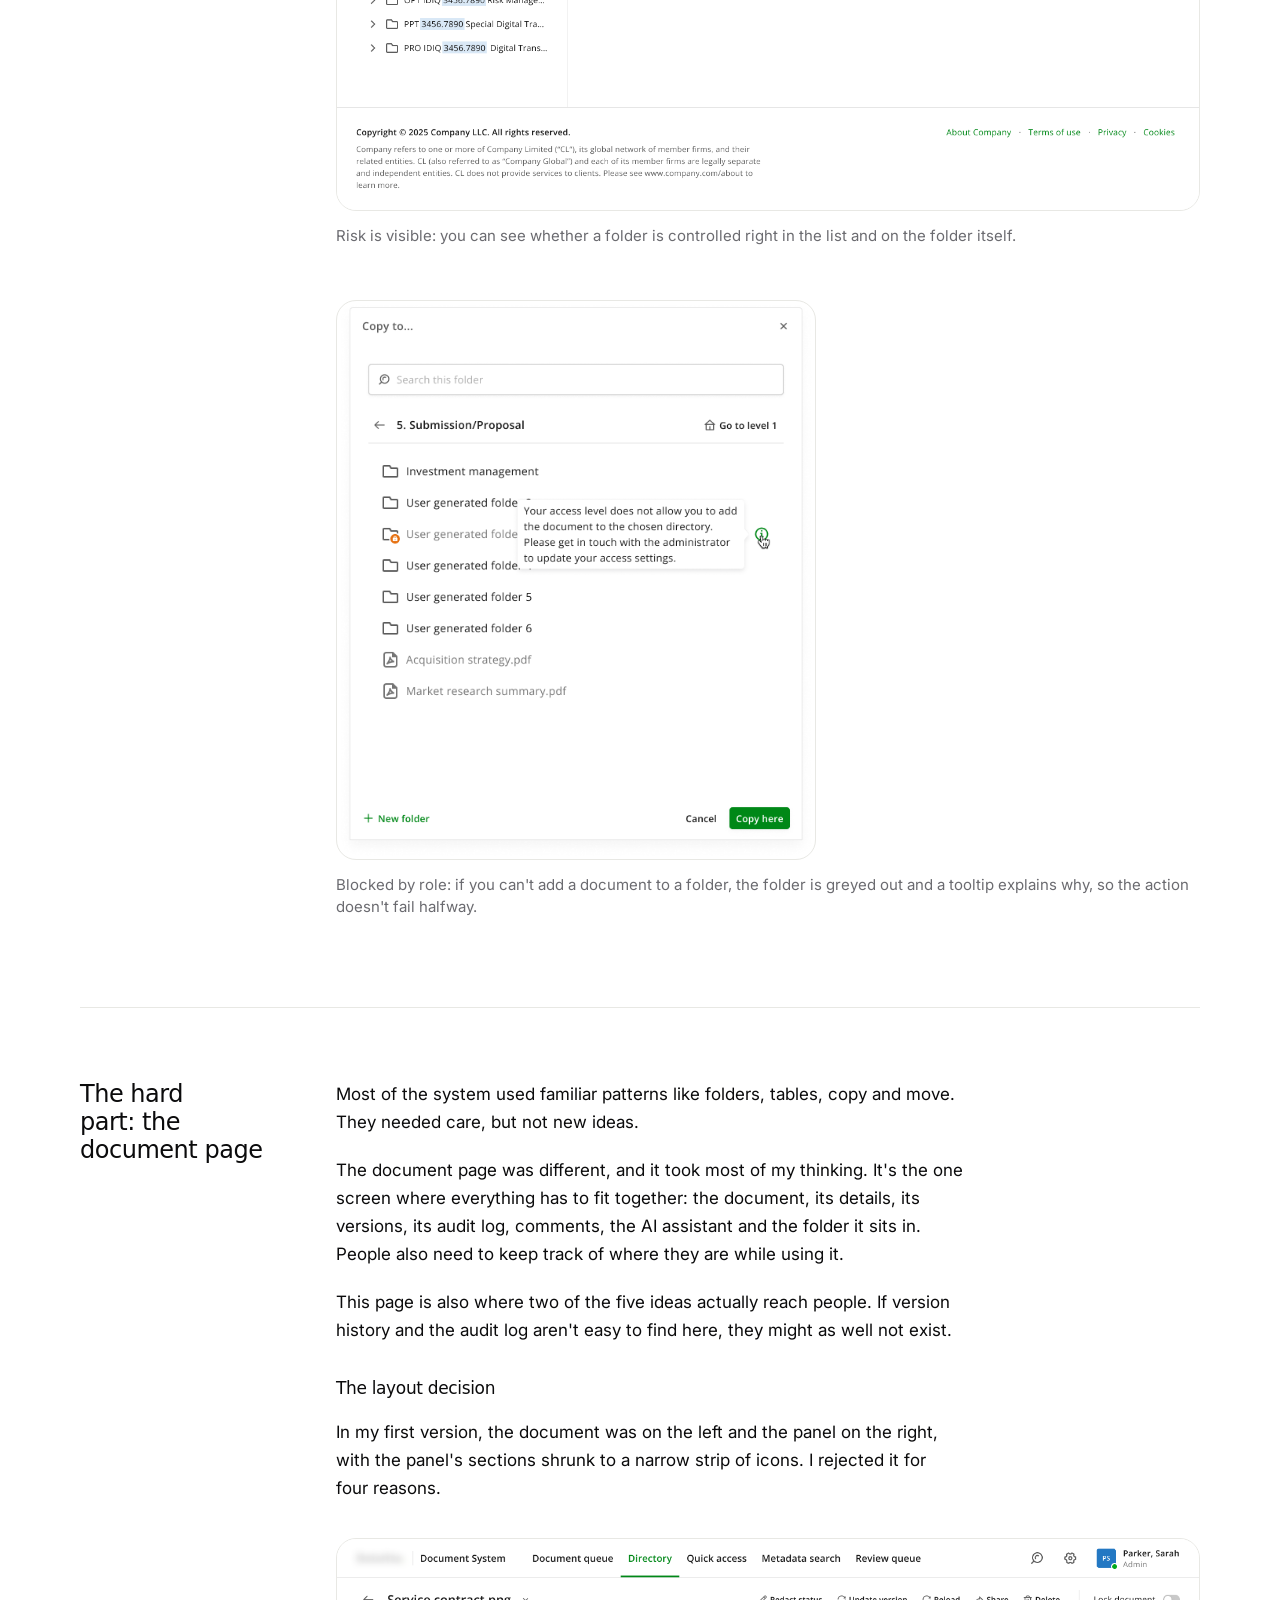
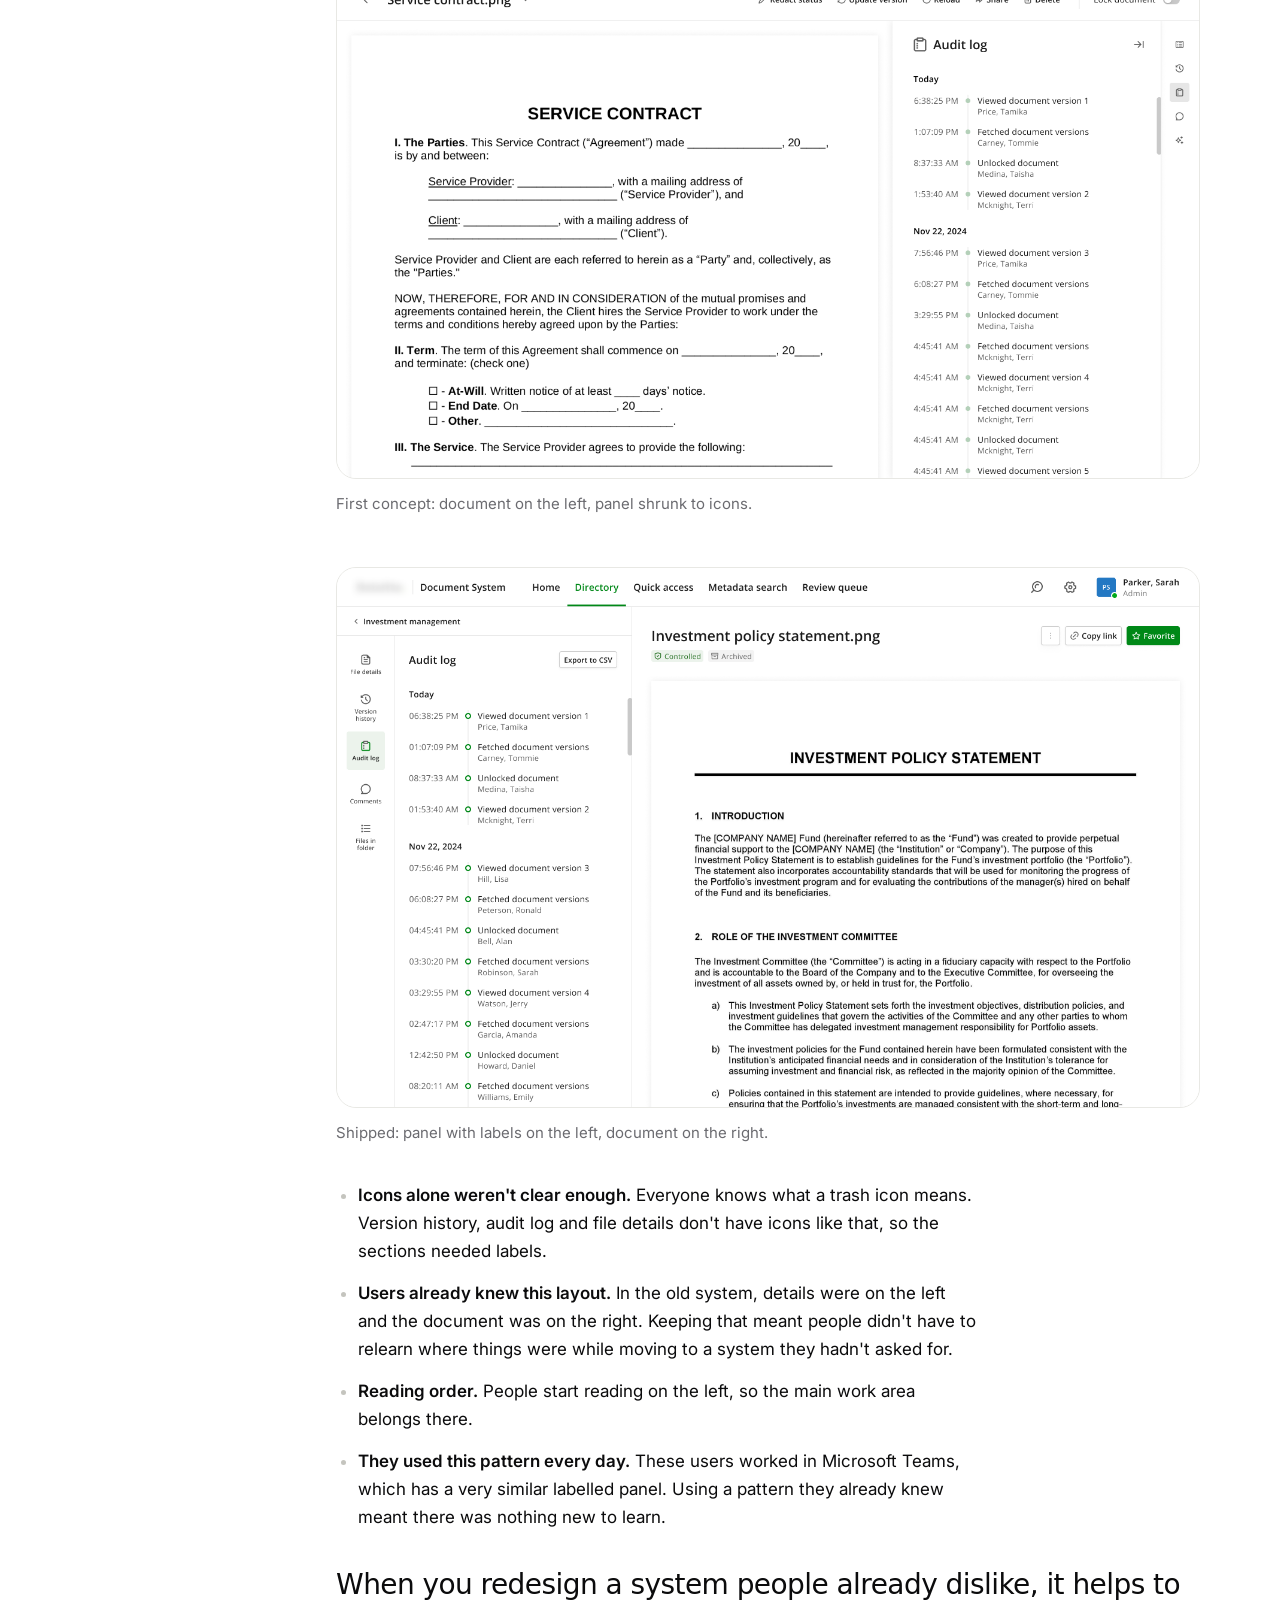
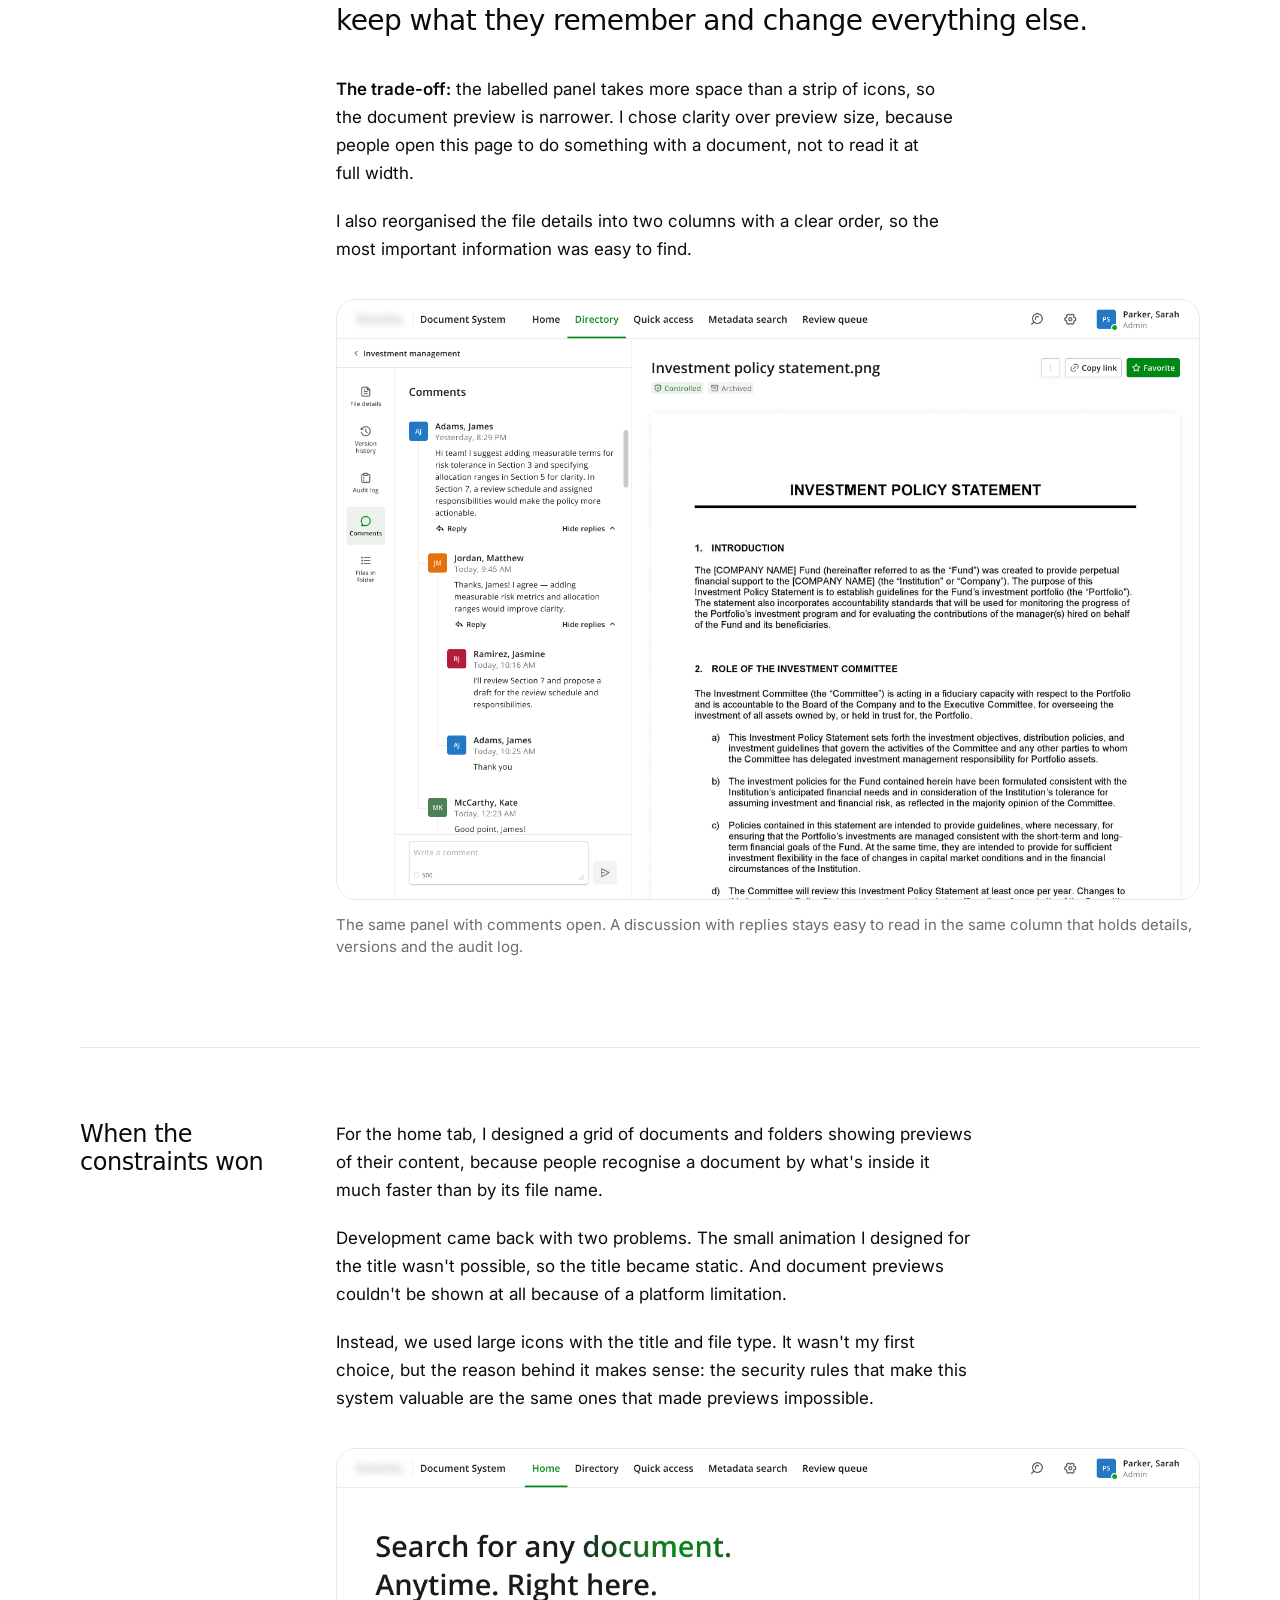
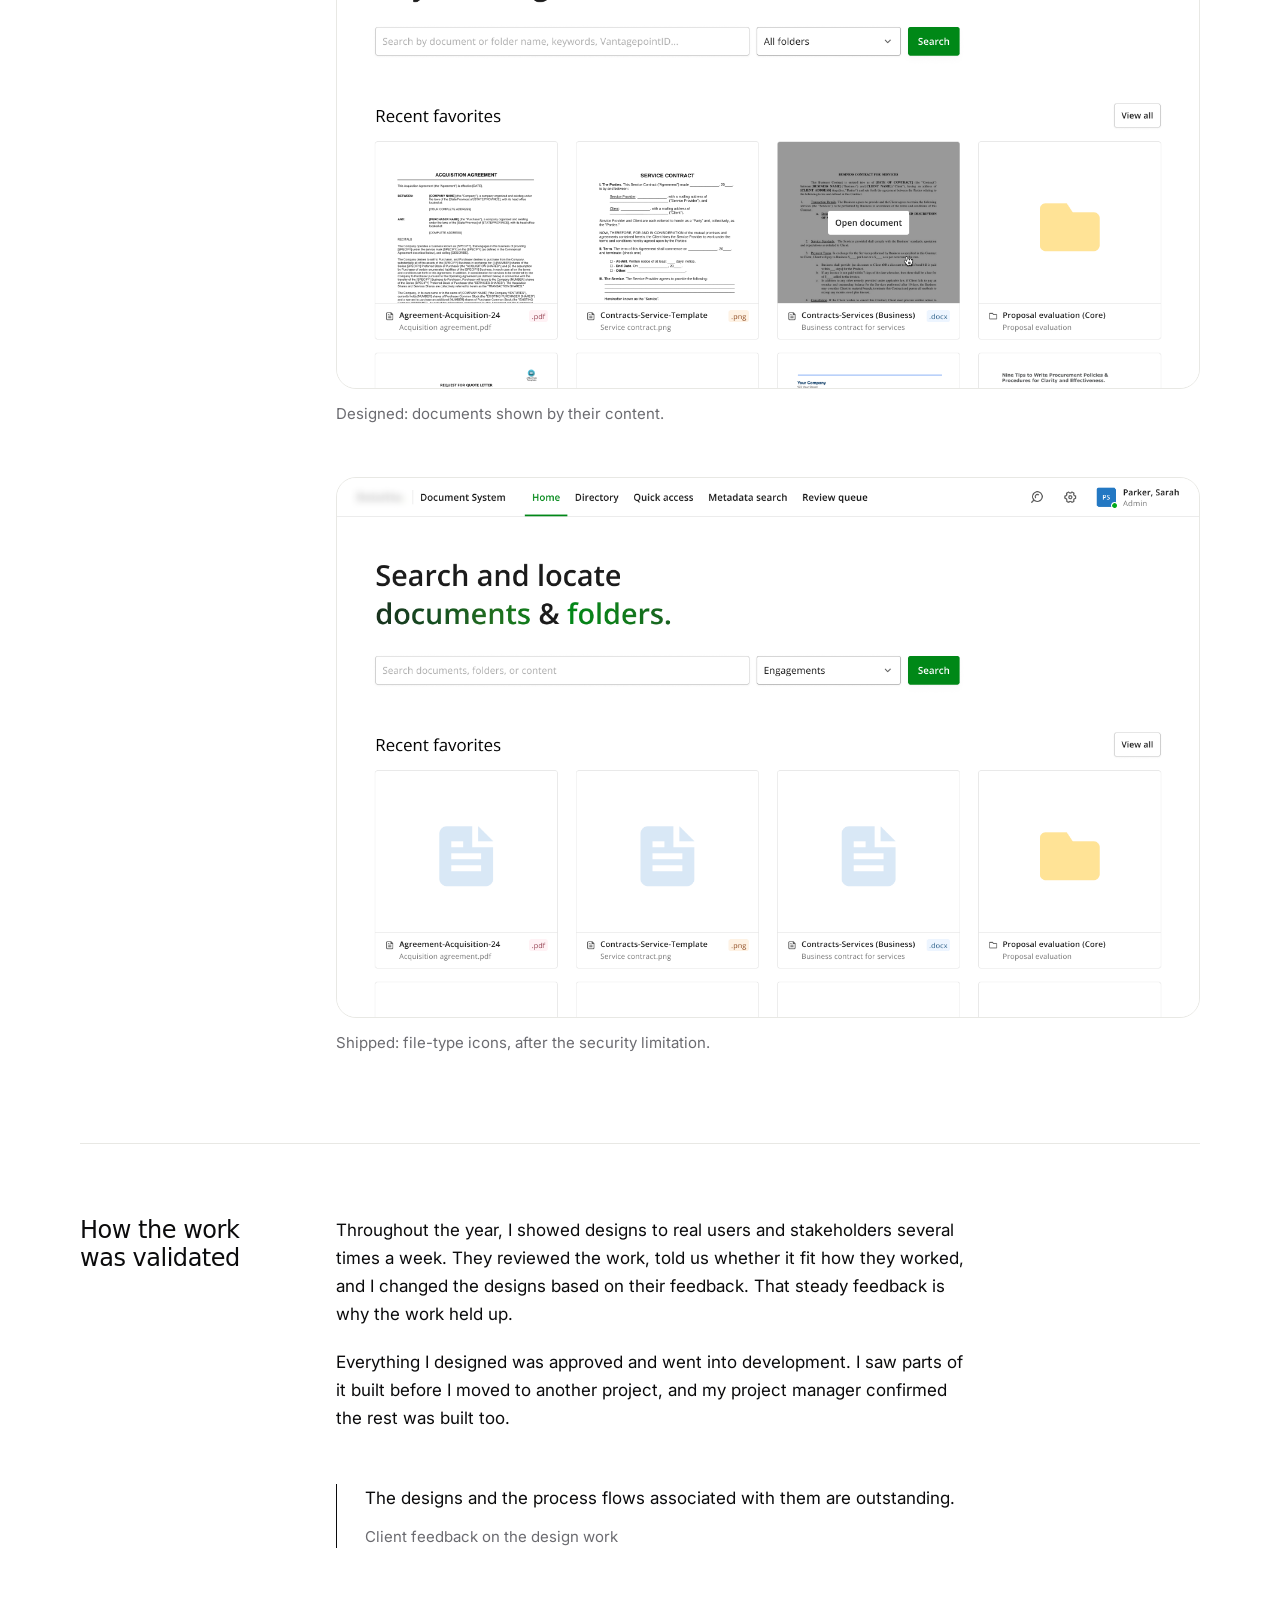
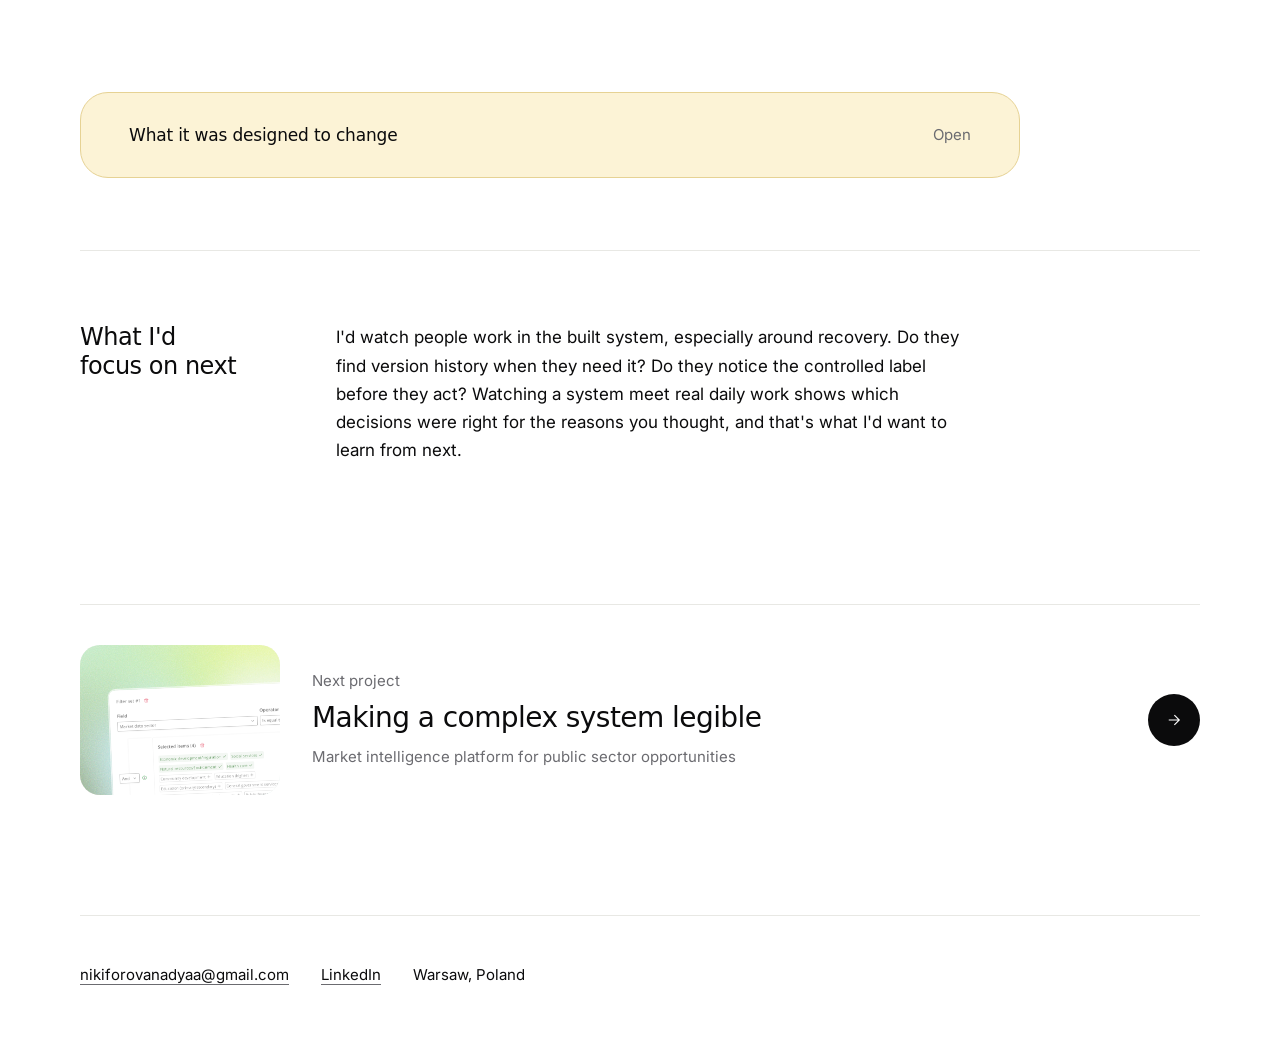
<file: work/document-management.html>
<!DOCTYPE html>
<html lang="en">
<head>
<meta charset="utf-8">
<meta name="viewport" content="width=device-width, initial-scale=1">
<meta name="robots" content="noindex, nofollow">
<title>Designing for the cost of a mistake, Nadiia Nikiforova</title>
<meta name="description" content="Secure document management system, enterprise redesign.">

<link rel="preconnect" href="https://fonts.googleapis.com">
<link rel="preconnect" href="https://fonts.gstatic.com" crossorigin>
<link rel="preconnect" href="https://api.fontshare.com" crossorigin>
<link rel="stylesheet" href="https://api.fontshare.com/v2/css?f%5B%5D=general-sans@400,500,600&display=swap">
<link rel="stylesheet" href="https://fonts.googleapis.com/css2?family=Inter:wght@400&display=swap">
<link rel="stylesheet" href="../styles.css">
</head>
<body>

<a class="skip-link" href="#main">Skip to content</a>

<div class="shell">

  <header class="site-header">
    <a class="site-header__name" href="../index.html">Nadiia Nikiforova</a>
    <nav class="site-nav" aria-label="Primary">
      <ul>
        <li><a href="../index.html#work">Work</a></li>
        <li><a href="../index.html#about">About</a></li>
        <li><a href="../index.html#contact">Contact</a></li>
      </ul>
    </nav>
  </header>

  <main id="main">

    <!-- 1. Gradient header ------------------------------------------------ -->
    <div class="case-hero case-hero--documents case-hero--art" data-liquid="#221B24 #7A4A8A #3B3F63 #7083CC #C27BE0">
      <img class="case-hero__bg" src="../images/documents-header-cover.png" alt="Soft grainy gradient in violet, near-black and cornflower blue.">
      <h1>Designing for the cost of a mistake</h1>
      <p class="case-hero__summary">Secure document management system, enterprise redesign</p>
      <div class="case-hero__shot case-hero__shot--image">
        <img src="../images/documents-document-page.png" alt="The document page: labelled panel on the left with version history open, document preview on the right, marked Controlled.">
      </div>
    </div>

    <!-- 2. Decision block -------------------------------------------------- -->
    <dl class="decision">
      <div>
        <dt class="mono">Constraint</dt>
        <dd>Controlled documents, four permission levels, data coming in live from other systems, and users moving from a system they already disliked.</dd>
      </div>
      <div>
        <dt class="mono">Decision</dt>
        <dd>Keep the layout people already knew, with details on the left and the document on the right, and change everything else.</dd>
      </div>
      <div>
        <dt class="mono">Trade-off</dt>
        <dd>A panel with text labels takes more width than a strip of icons, so the document preview is narrower than it could be.</dd>
      </div>
    </dl>

    <!-- 3. Summary --------------------------------------------------------- -->
    <dl class="summary">
      <div class="summary__fact">
        <dt class="mono">Role</dt>
        <dd>Sole designer, working with a project manager</dd>
      </div>
      <div class="summary__fact">
        <dt class="mono">Timeframe</dt>
        <dd>About 1 year</dd>
      </div>
      <div class="summary__fact">
        <dt class="mono">Context</dt>
        <dd>Replacing an old system for controlled documents, used by teams in different countries</dd>
      </div>
      <div class="summary__outcome">
        <dt class="mono">Outcome</dt>
        <dd>The first release shipped, built from my designs across the whole system.</dd>
      </div>
    </dl>

    <!-- 4. Body ------------------------------------------------------------ -->
    <div class="case-body">

      <section class="case-section">
        <h2>The situation</h2>
        <p>An organisation kept its controlled documents in an old system. These are documents with strict rules about who can see or change them. Everyone complained about the system, but nobody could avoid using it. My job was to replace it. I was the only designer from the start of the project until the first release, about a year. The brief we got was short: the old system is outdated and hard to use.</p>
      </section>

      <section class="case-section">
        <h2>What the problem actually was</h2>
        <p>I went through the old system, its content and its structure, and collected everything users complained about. I found 18 problems. Then my project manager and I checked them with real users in requirement sessions.</p>
        <p>When I sorted the problems by how serious they were, the picture changed. The worst ones weren't about the system being hard to use. They were about people damaging important information:</p>
        <ul>
          <li><strong>Deleting caused damage elsewhere.</strong> Deleting a document's details also deleted connected data in other systems.</li>
          <li><strong>Wrong document types got through.</strong> The system accepted them, which caused classification errors in other systems.</li>
          <li><strong>Updates didn't arrive.</strong> Document details didn't refresh reliably, so changes from other systems never showed up.</li>
          <li><strong>Accidents were easy.</strong> People moved or deleted things by mistake.</li>
          <li><strong>Controlled documents didn't stand out.</strong> In the folder view, you couldn't tell whether a document was controlled. You had to guess from unclear icons or dig into its properties.</li>
          <li><strong>Nobody knew their permissions.</strong> Permissions were different from folder to folder, and the interface never told people what they were allowed to do.</li>
          <li><strong>Users couldn't fix their own mistakes.</strong> Every fix needed a support ticket.</li>
        </ul>
        <p>Put together, it was easy to damage important information in this system without noticing. It was hard to see that it had happened, and impossible to fix without asking someone else.</p>
        <p class="callout">So my goal wasn't just to modernise the interface. It was <strong>to make mistakes less costly</strong>: harder to make, easy to notice, and easy to fix by the person who made them.</p>
      </section>

      <section class="case-section">
        <h2>Five ideas behind the design</h2>
        <p>Every feature we agreed on with stakeholders supports one of these five ideas:</p>
        <ul>
          <li><strong>Mistakes can be undone.</strong> Version history with restore, a recycle bin instead of permanent deletion, a checklist before deleting, and an audit log that records who did what and when, which can be exported.</li>
          <li><strong>Risk is visible.</strong> You can see whether a document is controlled on the document itself and on its folder, without opening properties. Documents blocked by security rules or waiting for manual review are flagged. Approval status is shown right away.</li>
          <li><strong>Risky actions are blocked by role.</strong> Some roles can't edit system folders. General users can't delete many files at once if they didn't upload them. If you don't have access, you can't open the page at all, so you don't get an error halfway through an action.</li>
          <li><strong>Finding documents doesn't depend on folders.</strong> Search in plain language or by keywords, results that show which keywords matched and how often, plus favourites, recent documents and a dashboard.</li>
          <li><strong>The system updates itself.</strong> Data from other systems comes in automatically, documents are archived automatically based on their status, and folders are created automatically from record IDs instead of by hand.</li>
        </ul>
        <p>There were four user roles: general user, reviewer, review manager and admin. Each had different permissions over documents, reviews and the system itself.</p>

        <figure>
          <img src="../images/documents-version-history.png" alt="The version history panel: the current version and a list of older versions, one selected, with Preview, Activate and Delete actions available.">
          <figcaption class="mono">Mistakes can be undone: you can preview and restore any earlier version yourself, without a support ticket.</figcaption>
        </figure>

        <figure>
          <img src="../images/documents-folder-controlled.png" alt="A folder listing with an Access column, each folder marked Controlled or Not controlled, and a Controlled badge on the open folder itself.">
          <figcaption class="mono">Risk is visible: you can see whether a folder is controlled right in the list and on the folder itself.</figcaption>
        </figure>

        <figure class="figure--constrained">
          <img src="../images/documents-copy-blocked.png" alt="A Copy to dialog: one destination folder is greyed out, and a tooltip explains that the user's access level does not allow adding the document there and to contact the administrator.">
          <figcaption class="mono">Blocked by role: if you can't add a document to a folder, the folder is greyed out and a tooltip explains why, so the action doesn't fail halfway.</figcaption>
        </figure>
      </section>

      <section class="case-section">
        <h2>The hard part: the document page</h2>
        <p>Most of the system used familiar patterns like folders, tables, copy and move. They needed care, but not new ideas.</p>
        <p>The document page was different, and it took most of my thinking. It's the one screen where everything has to fit together: the document, its details, its versions, its audit log, comments, the AI assistant and the folder it sits in. People also need to keep track of where they are while using it.</p>
        <p>This page is also where two of the five ideas actually reach people. If version history and the audit log aren't easy to find here, they might as well not exist.</p>

        <h3>The layout decision</h3>
        <p>In my first version, the document was on the left and the panel on the right, with the panel's sections shrunk to a narrow strip of icons. I rejected it for four reasons.</p>

        <figure>
          <img src="../images/documents-layout-concept.png" alt="The rejected concept: the document preview on the left, the panel on the right, its sections collapsed to a narrow strip of icon-only buttons on the far edge.">
          <figcaption class="mono">First concept: document on the left, panel shrunk to icons.</figcaption>
        </figure>

        <figure>
          <img src="../images/documents-layout-final.png" alt="The final layout: the labelled panel on the left with the audit log open, the document preview on the right, marked Controlled.">
          <figcaption class="mono">Shipped: panel with labels on the left, document on the right.</figcaption>
        </figure>

        <ul>
          <li><strong>Icons alone weren't clear enough.</strong> Everyone knows what a trash icon means. Version history, audit log and file details don't have icons like that, so the sections needed labels.</li>
          <li><strong>Users already knew this layout.</strong> In the old system, details were on the left and the document was on the right. Keeping that meant people didn't have to relearn where things were while moving to a system they hadn't asked for.</li>
          <li><strong>Reading order.</strong> People start reading on the left, so the main work area belongs there.</li>
          <li><strong>They used this pattern every day.</strong> These users worked in Microsoft Teams, which has a very similar labelled panel. Using a pattern they already knew meant there was nothing new to learn.</li>
        </ul>
        <p class="callout">When you redesign a system people already dislike, it helps to keep what they remember and change everything else.</p>
        <p><strong>The trade-off:</strong> the labelled panel takes more space than a strip of icons, so the document preview is narrower. I chose clarity over preview size, because people open this page to do something with a document, not to read it at full width.</p>
        <p>I also reorganised the file details into two columns with a clear order, so the most important information was easy to find.</p>

        <figure>
          <img src="../images/documents-comments.png" alt="The document page with the comments panel open: a threaded discussion with nested replies, avatars and reply controls on the left, the document on the right.">
          <figcaption class="mono">The same panel with comments open. A discussion with replies stays easy to read in the same column that holds details, versions and the audit log.</figcaption>
        </figure>
      </section>

      <section class="case-section">
        <h2>When the constraints won</h2>
        <p>For the home tab, I designed a grid of documents and folders showing previews of their content, because people recognise a document by what's inside it much faster than by its file name.</p>
        <p>Development came back with two problems. The small animation I designed for the title wasn't possible, so the title became static. And document previews couldn't be shown at all because of a platform limitation.</p>
        <p>Instead, we used large icons with the title and file type. It wasn't my first choice, but the reason behind it makes sense: the security rules that make this system valuable are the same ones that made previews impossible.</p>

        <figure>
          <img src="../images/documents-home-previews.png" alt="The home tab as designed: a grid of recent documents, each shown as a readable preview of its own content, with an Open document action on hover.">
          <figcaption class="mono">Designed: documents shown by their content.</figcaption>
        </figure>

        <figure>
          <img src="../images/documents-home-icons.png" alt="The home tab as shipped: the same grid, but each document reduced to a generic large file-type icon with its title beneath.">
          <figcaption class="mono">Shipped: file-type icons, after the security limitation.</figcaption>
        </figure>
      </section>

      <section class="case-section">
        <h2>How the work was validated</h2>
        <p>Throughout the year, I showed designs to real users and stakeholders several times a week. They reviewed the work, told us whether it fit how they worked, and I changed the designs based on their feedback. That steady feedback is why the work held up.</p>
        <p>Everything I designed was approved and went into development. I saw parts of it built before I moved to another project, and my project manager confirmed the rest was built too.</p>

        <blockquote class="quote">
          <p>The designs and the process flows associated with them are outstanding.</p>
          <footer class="mono">Client feedback on the design work</footer>
        </blockquote>
      </section>

    </div>

    <!-- 5. Metrics disclosure ---------------------------------------------- -->
    <details class="metrics">
      <summary>
        <span class="metrics__label">What it was designed to change</span>
        <span class="mono metrics__hint"></span>
      </summary>
      <div class="metrics__body prose">
        <p>The main metric already existed: <strong>the number of support tickets about fixing document errors.</strong> Users couldn't fix mistakes themselves, so every mistake became a ticket, and the company was already tracking these. That makes it the clearest before-and-after comparison.</p>
        <ul>
          <li><strong>How often people restore files from the bin or roll back versions.</strong> This shows how much accidental damage happens, which only became visible once recovery existed.</li>
          <li><strong>How long it takes to find a known document.</strong> This is what users would notice most.</li>
          <li><strong>How often people try to do something they don't have access to.</strong> This shows where the interface could still be clearer about what people can and can't do.</li>
        </ul>
      </div>
    </details>

    <!-- 6. Close ------------------------------------------------------------ -->
    <section class="case-close">
      <h2>What I'd focus on next</h2>
      <p>I'd watch people work in the built system, especially around recovery. Do they find version history when they need it? Do they notice the controlled label before they act? Watching a system meet real daily work shows which decisions were right for the reasons you thought, and that's what I'd want to learn from next.</p>
    </section>

    <!-- 7. Next project ----------------------------------------------------- -->
    <a class="next-project" href="govtech-platform.html">
      <span class="next-project__thumb" aria-hidden="true">
        <img class="next-project__cover" src="../images/govtech-card-cover.png" alt="">
        <img class="next-project__shot" src="../images/govtech-filter-set.png" alt="">
      </span>
      <span class="next-project__body">
        <span class="mono">Next project</span>
        <span class="next-project__title">Making a complex system legible</span>
        <span class="next-project__eyebrow">Market intelligence platform for public sector opportunities</span>
      </span>
      <span class="next-project__arrow" aria-hidden="true">
        <svg viewBox="0 0 24 24" width="18" height="18" fill="none" stroke="currentColor" stroke-width="1.5">
          <path d="M5 12h13M12.5 5.5 19 12l-6.5 6.5"/>
        </svg>
      </span>
    </a>

  </main>

  <footer class="site-footer" id="contact">
    <ul>
      <li class="mono"><a href="mailto:nikiforovanadyaa@gmail.com">nikiforovanadyaa@gmail.com</a></li>
      <li class="mono"><a href="https://www.linkedin.com/in/nikiforovanadya" rel="me noopener">LinkedIn</a></li>
      <li class="mono">Warsaw, Poland</li>
    </ul>
  </footer>

</div>

<script src="../liquid-fluid.js" defer></script>
</body>
</html>
</file>
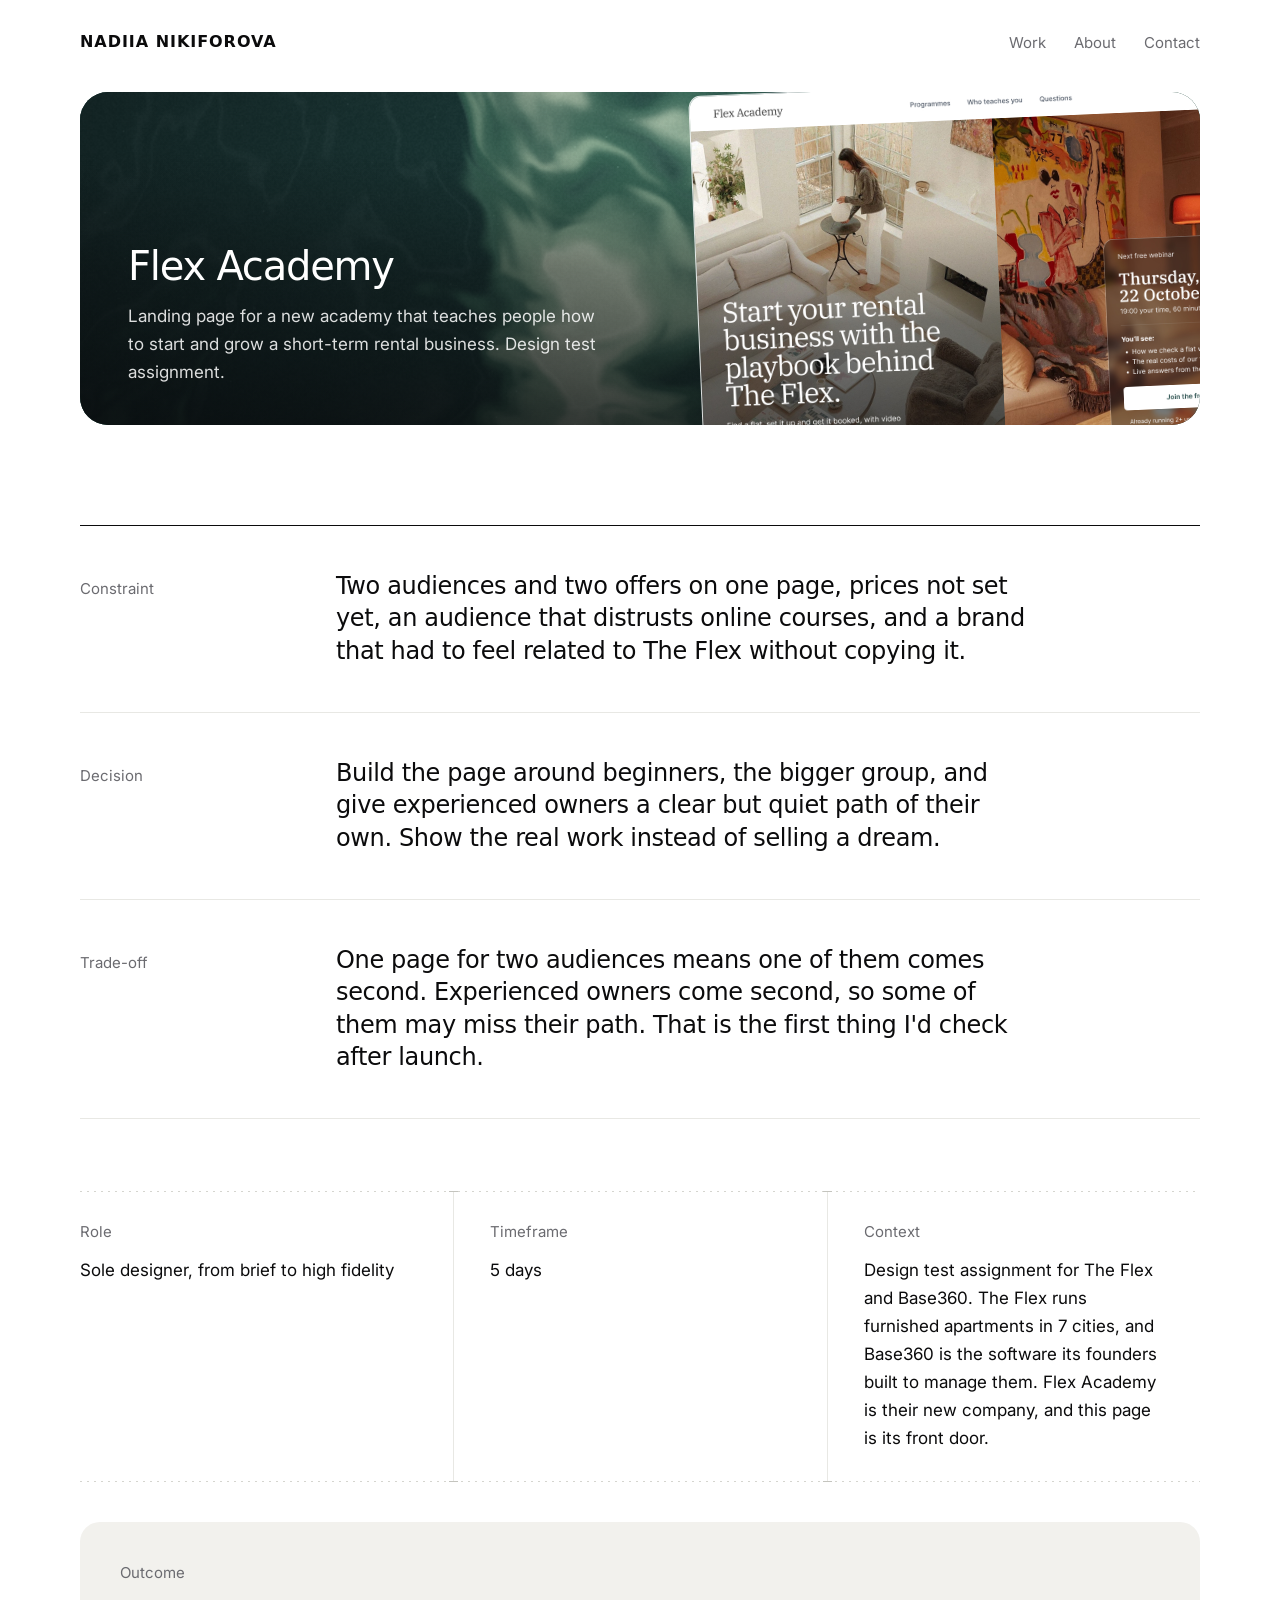
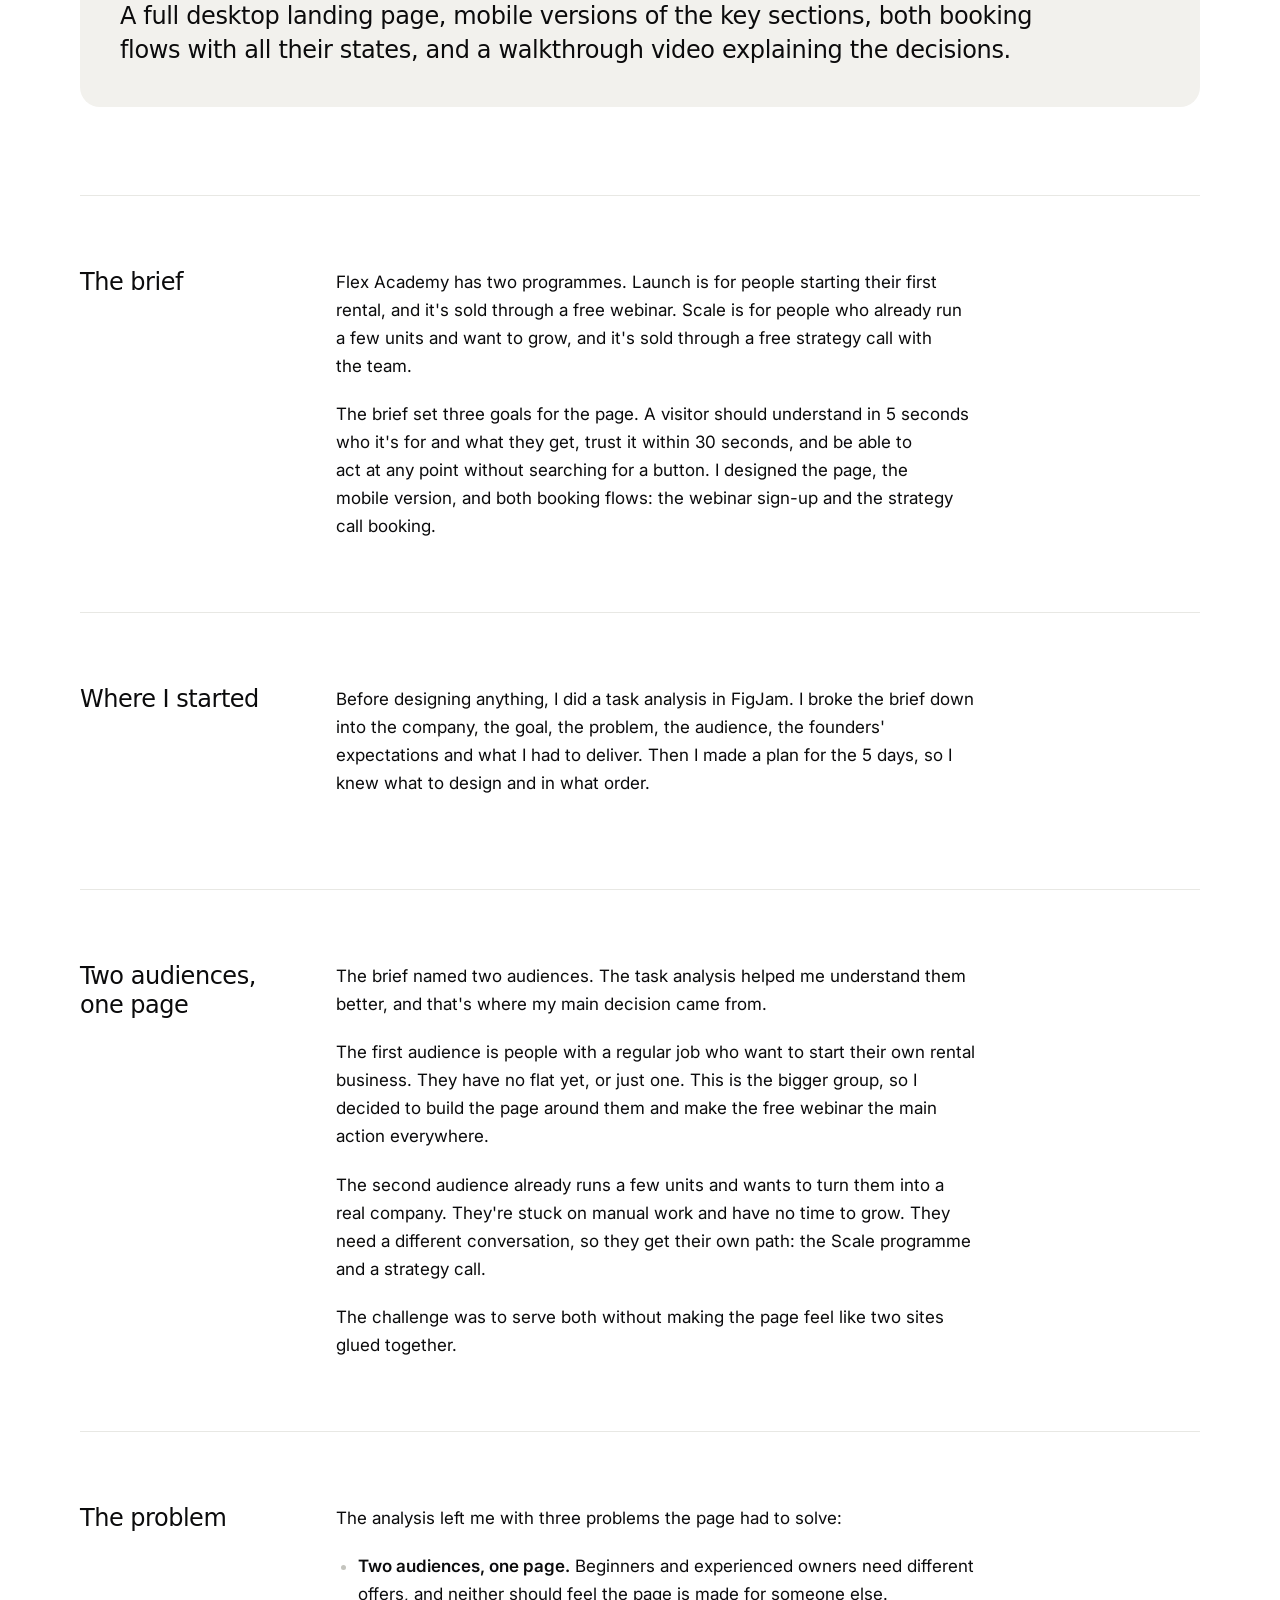
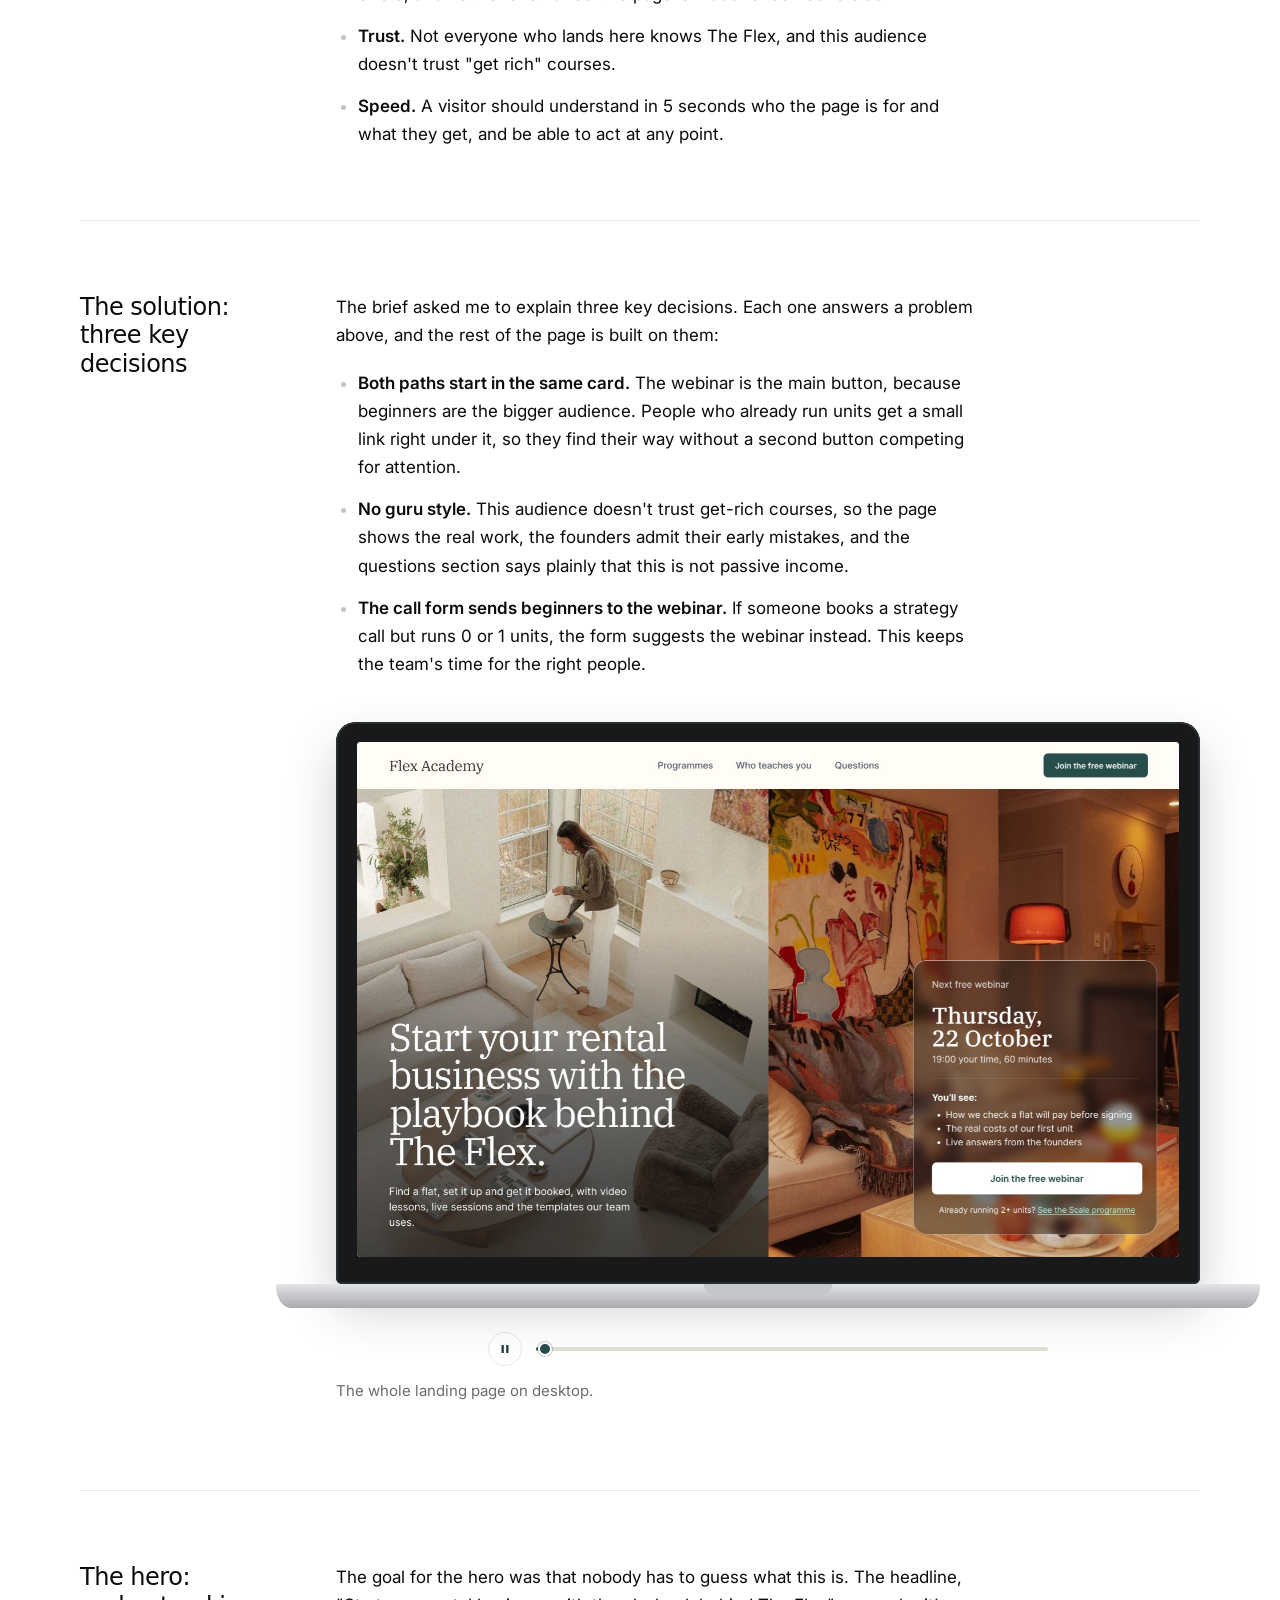
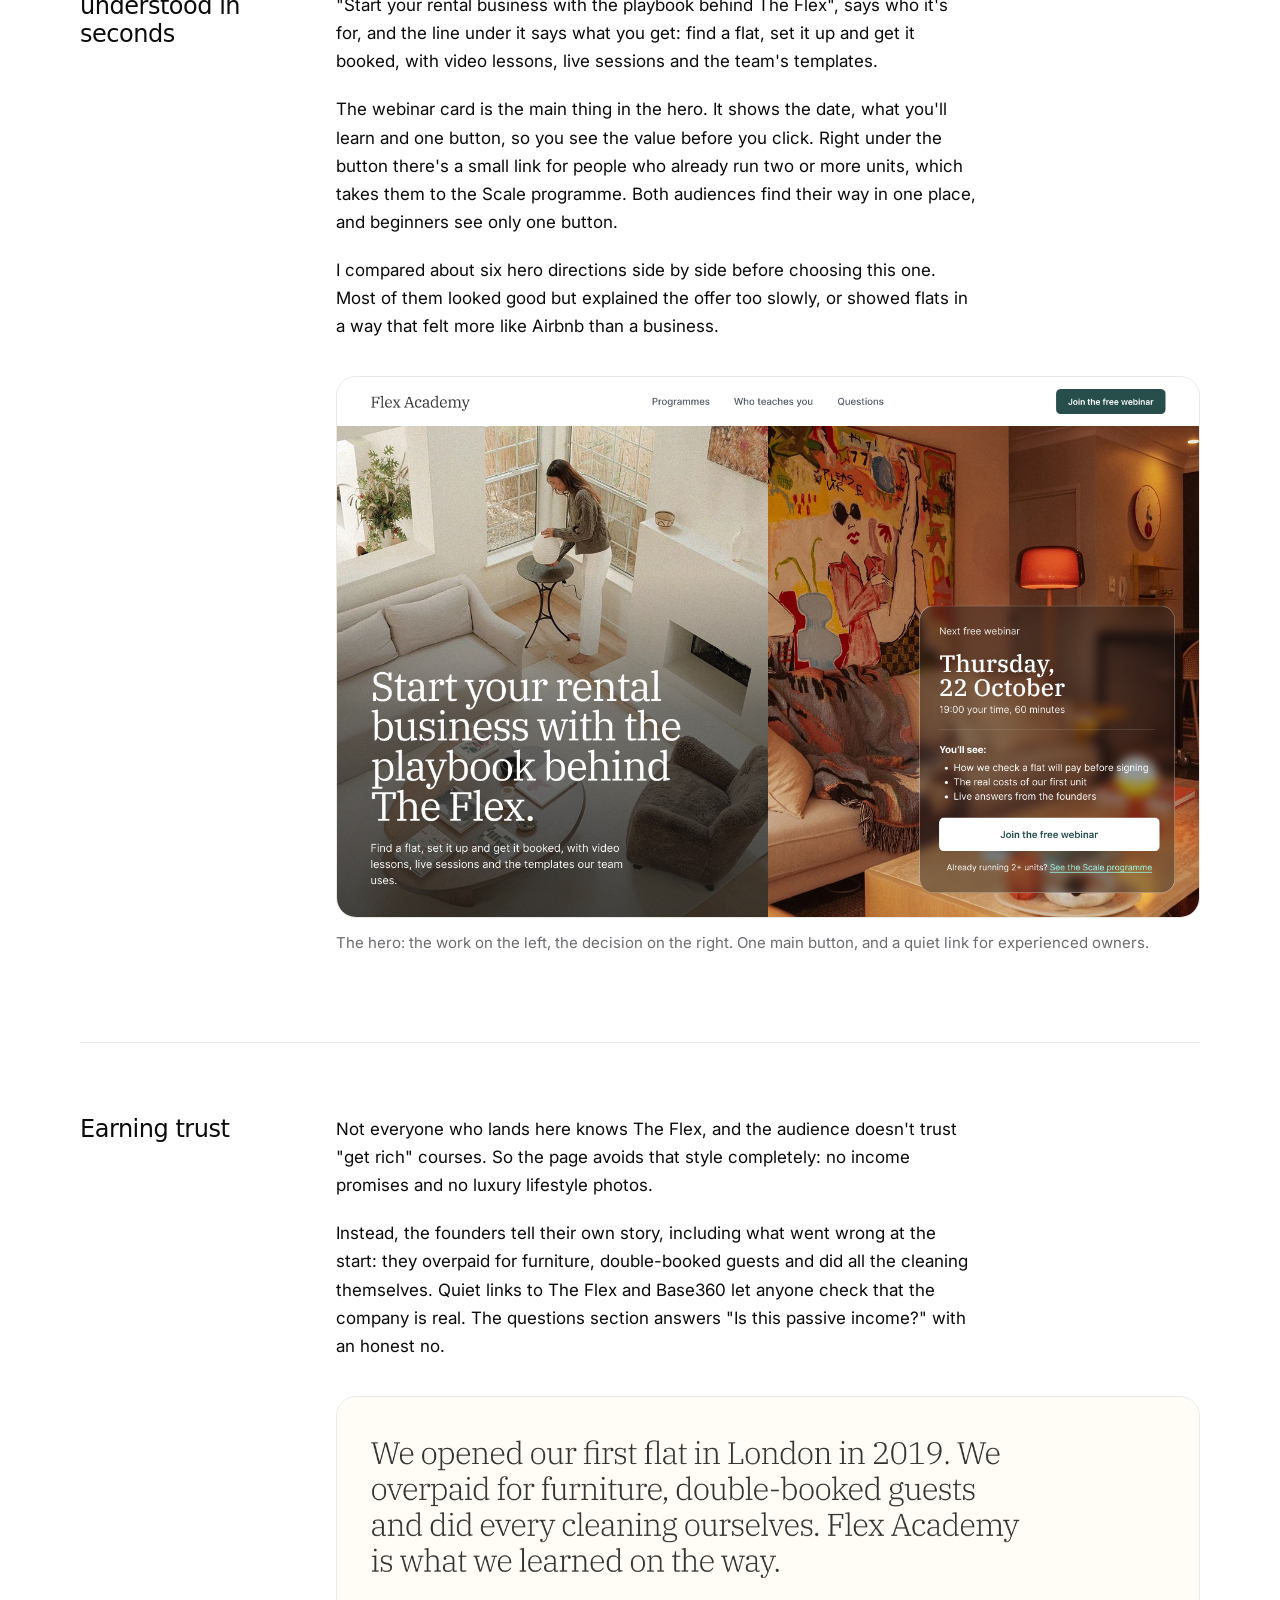
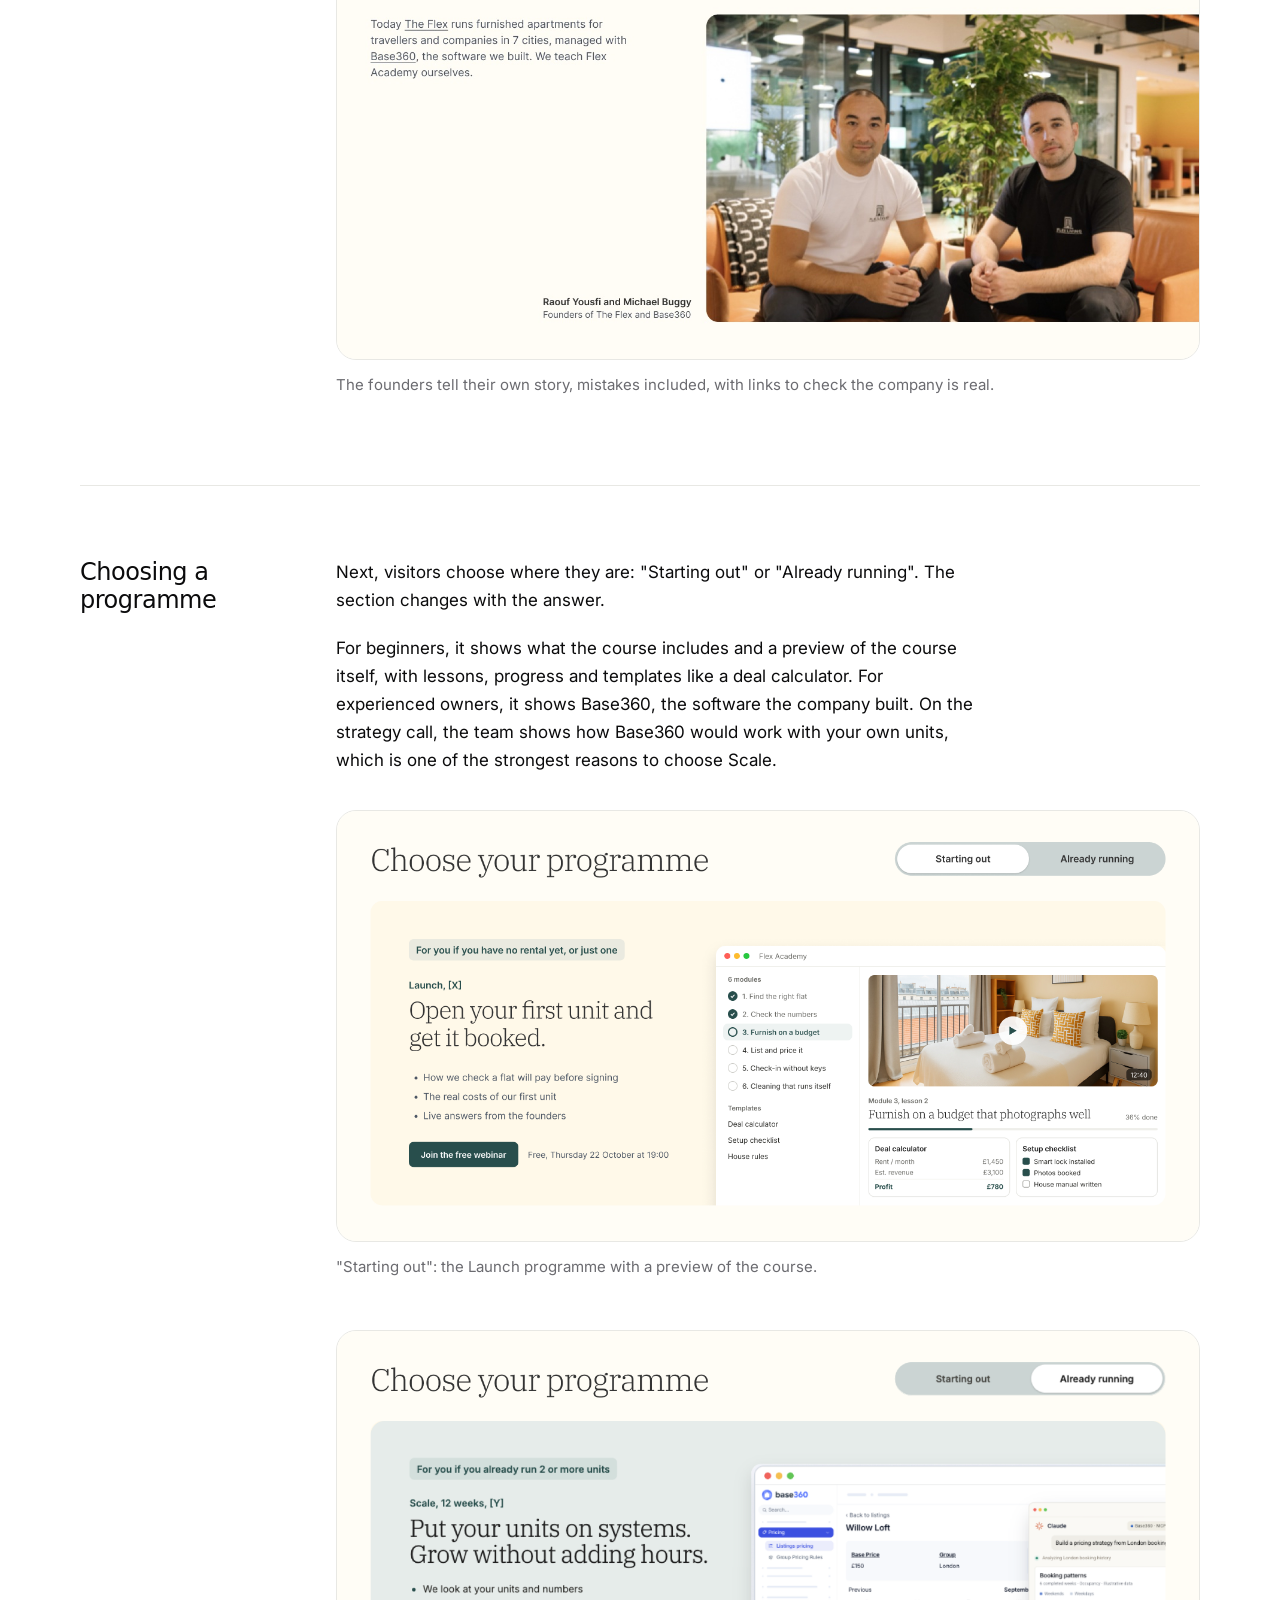
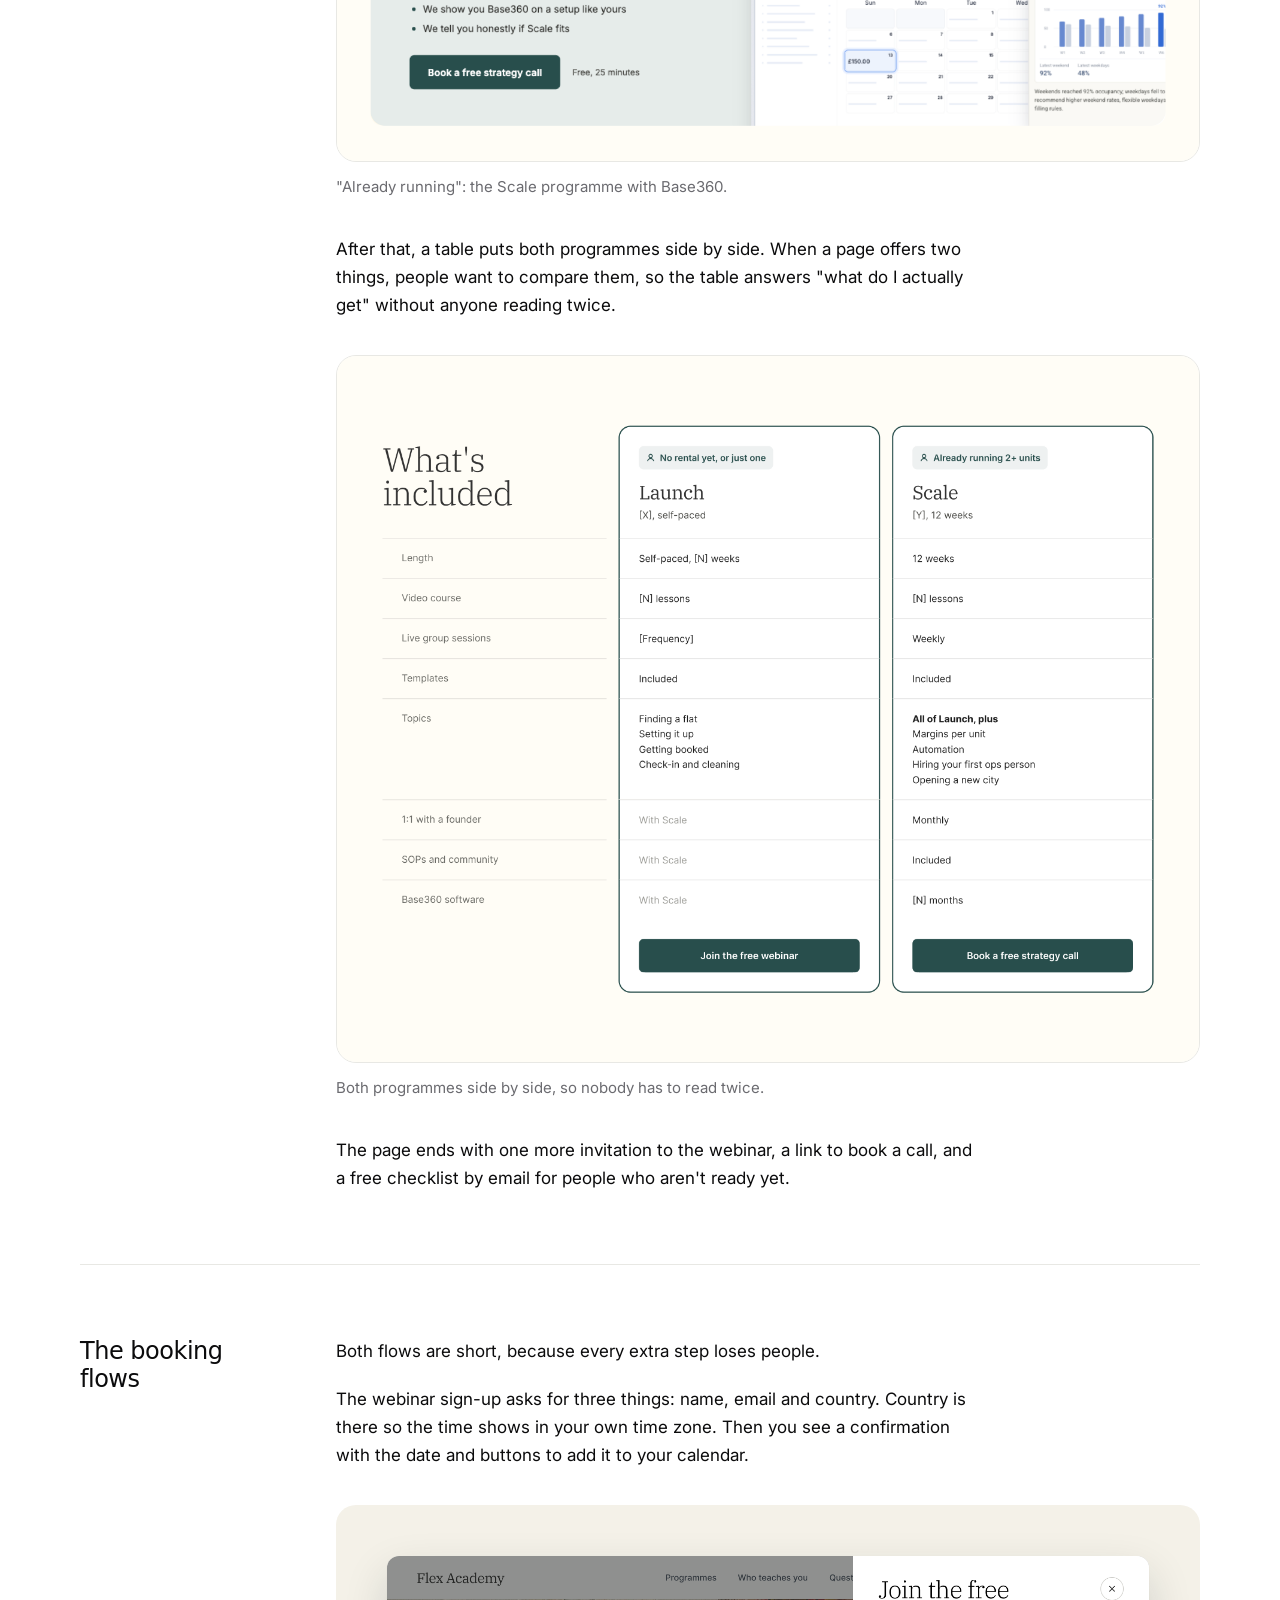
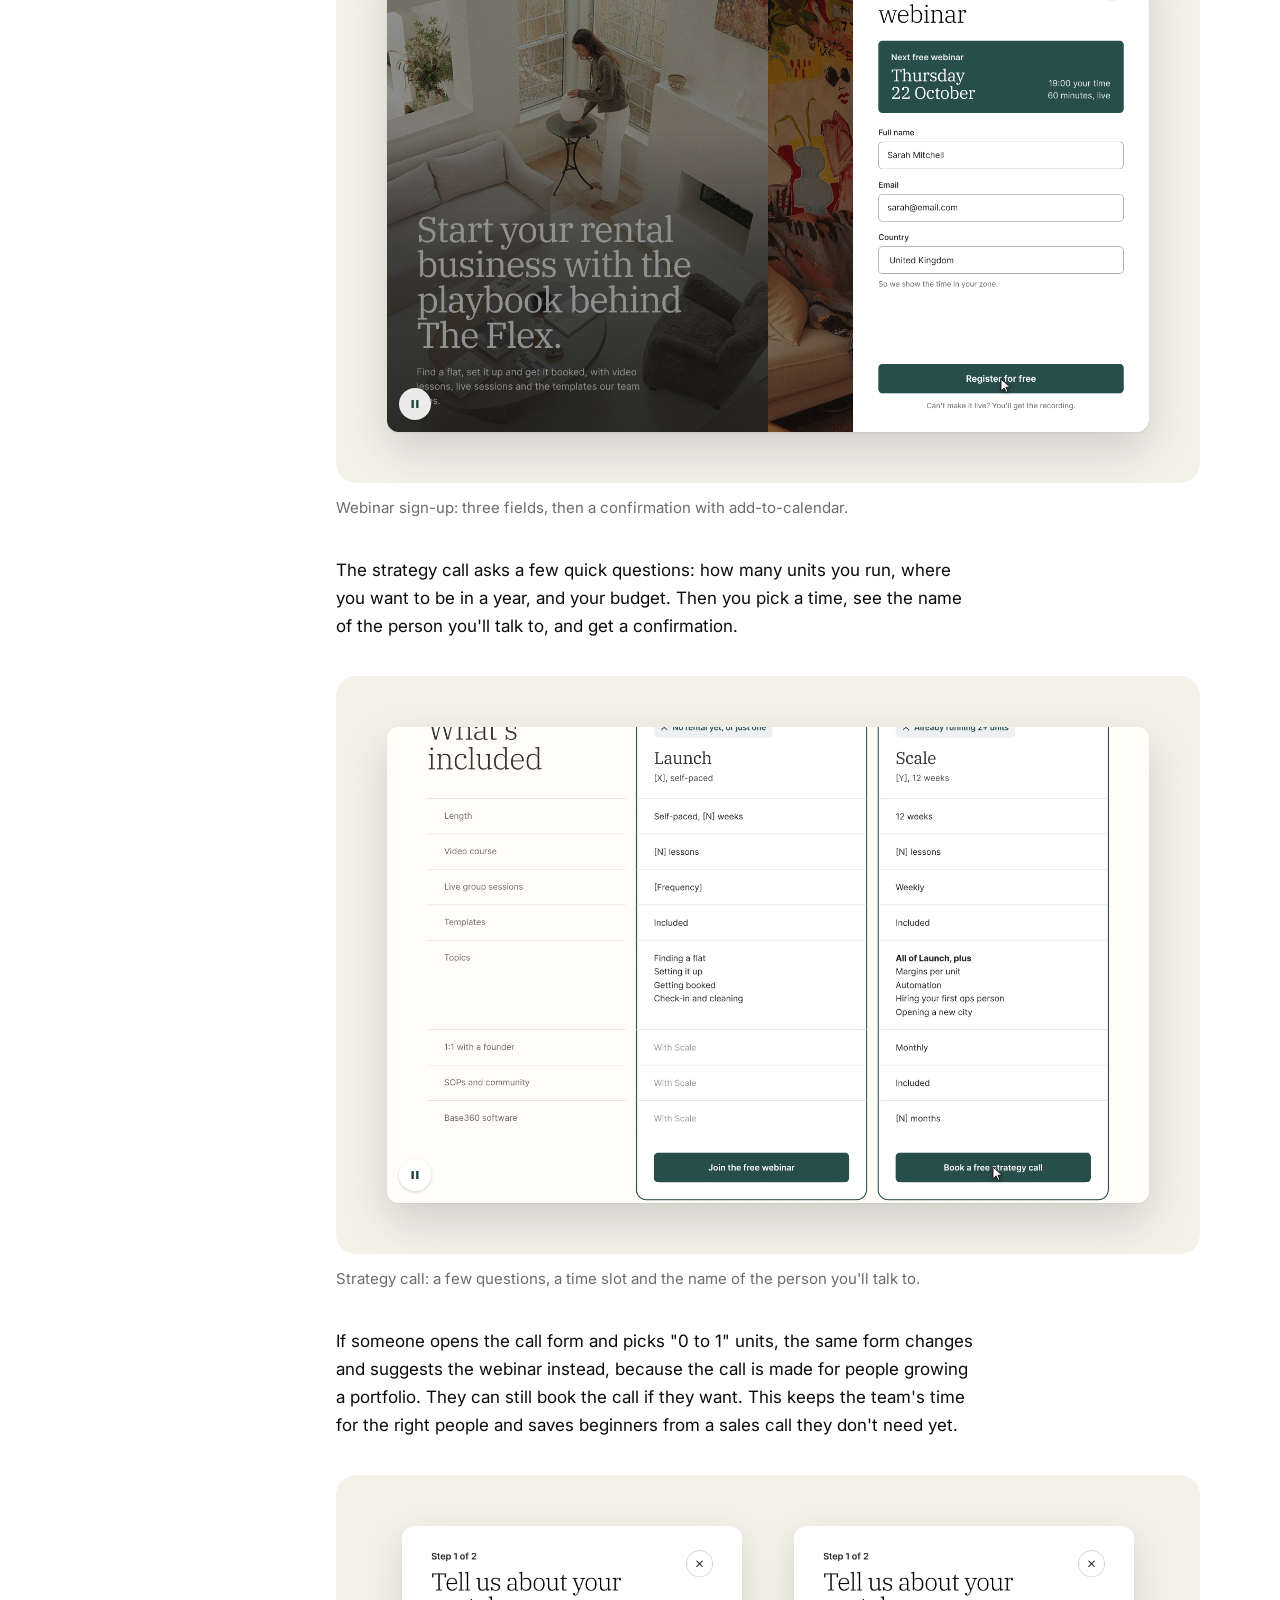
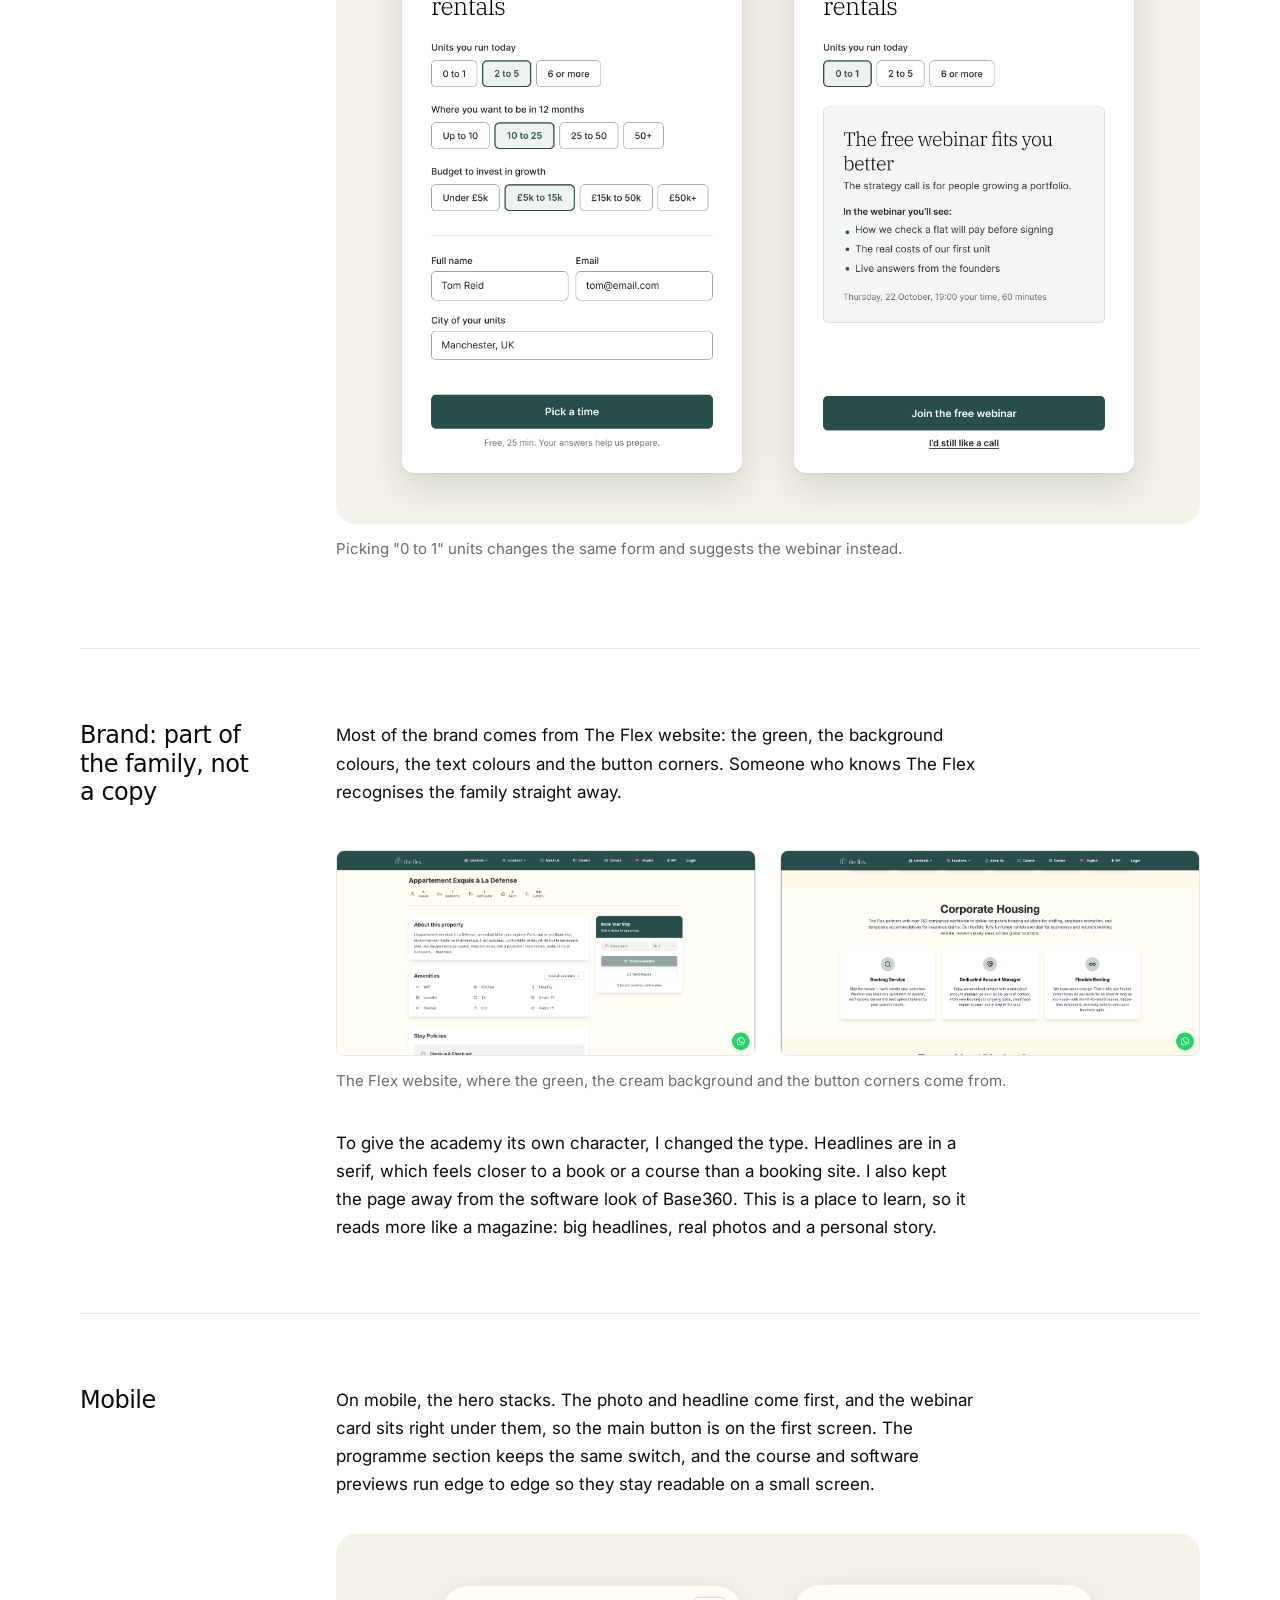
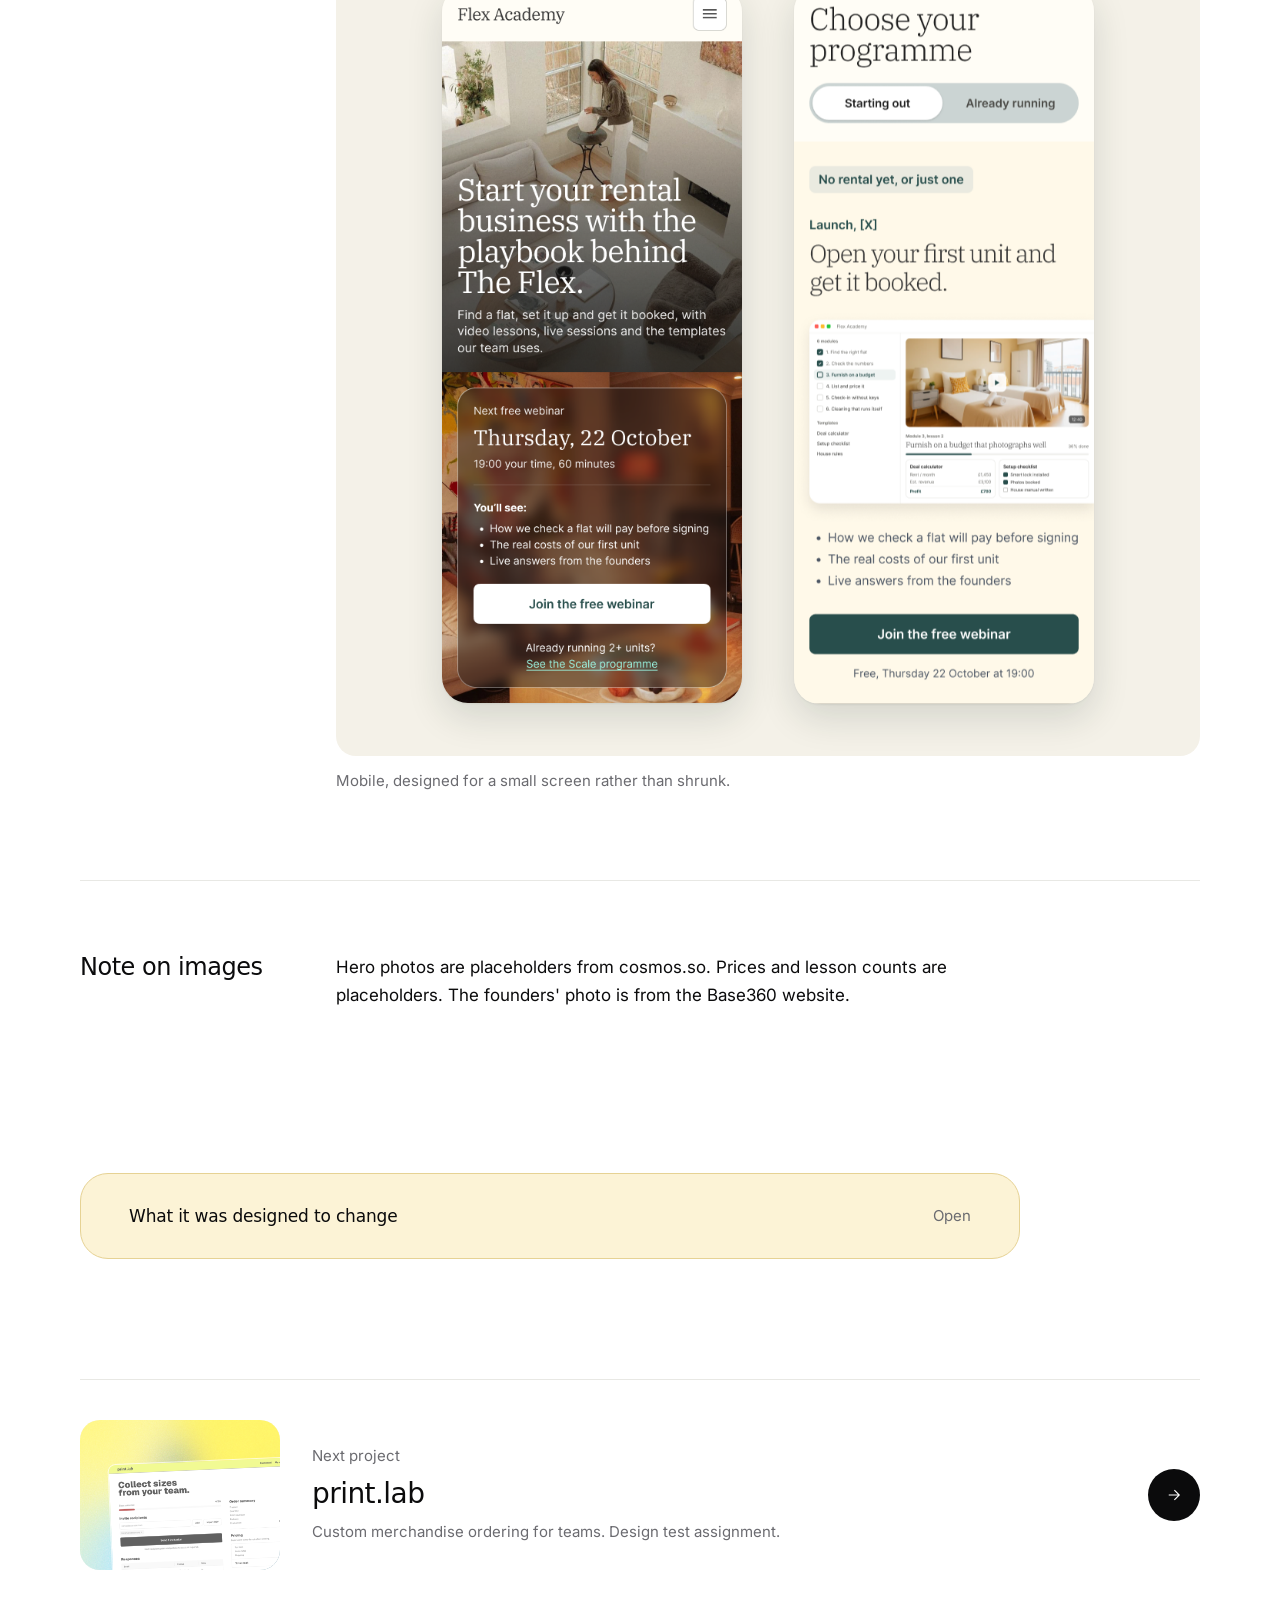
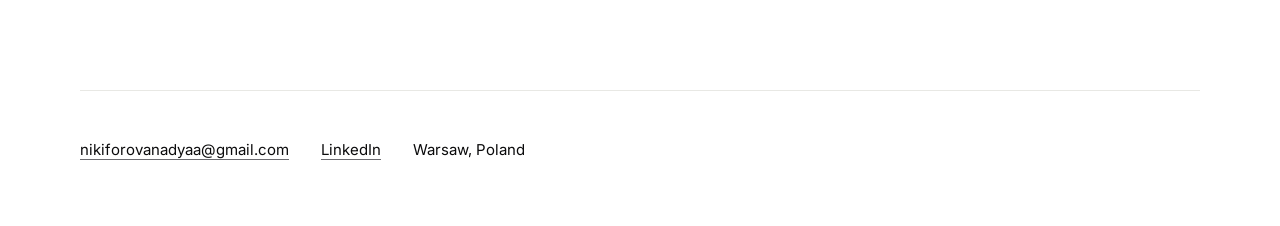
<file: work/flex-academy.html>
<!DOCTYPE html>
<html lang="en">
<head>
<meta charset="utf-8">
<meta name="viewport" content="width=device-width, initial-scale=1">
<meta name="robots" content="noindex, nofollow">
<title>Flex Academy, Nadiia Nikiforova</title>
<meta name="description" content="Landing page for a new academy that teaches people how to start and grow a short-term rental business. Design test assignment.">

<link rel="preconnect" href="https://fonts.googleapis.com">
<link rel="preconnect" href="https://fonts.gstatic.com" crossorigin>
<link rel="preconnect" href="https://api.fontshare.com" crossorigin>
<link rel="stylesheet" href="https://api.fontshare.com/v2/css?f%5B%5D=general-sans@400,500,600&display=swap">
<link rel="stylesheet" href="https://fonts.googleapis.com/css2?family=Inter:wght@400&display=swap">
<link rel="stylesheet" href="../styles.css">
<style>
  /* Page-only styles for this case. Kept here so no other page changes. */

  /* Header artwork stand-in: a soft gradient in The Flex greens. The liquid
     canvas (liquid-fluid.js) attaches after .case-hero__bg, so it is a div. */
  .fa-bg { background: linear-gradient(142deg, #1F3F3D 0%, #3F6F5E 45%, #9DBFA6 80%, #EDE7D6 100%); }

  /* Flow boards: screens laid out in order on a cream stage, the way the
     flow runs. They sit where every other figure sits, right of the rail,
     so the sticky section title never slides over them. */

  .fa-board__stage {
    display: flex;
    align-items: center;
    justify-content: center;
    gap: clamp(10px, 1.6vw, 22px);
    padding: clamp(20px, 4vw, 56px);
    background: #F4F1E8;
    border-radius: var(--radius-card);
  }

  .fa-screen { flex: 1 1 0; min-width: 0; max-width: 340px; }
  .fa-board--phones .fa-screen { max-width: 300px; }

  .case-section .fa-board__stage img {
    display: block;
    width: 100%;
    border: 0;
    border-radius: 12px;
    box-shadow: 0 1px 2px rgba(20, 40, 38, 0.06), 0 14px 36px rgba(20, 40, 38, 0.14);
  }

  .case-section .fa-board--phones img { border-radius: 26px; }

  .fa-arrow { flex: 0 0 auto; color: #284E4C; opacity: 0.45; }

  /* Normal step next to the edge case: a wider gap, no arrow, since it is a
     comparison and not a sequence. */
  .fa-board--compare .fa-board__stage { gap: clamp(20px, 4vw, 56px); }

  @media (max-width: 640px) {
    .fa-board__stage { flex-direction: column; }
    .fa-screen, .fa-board--phones .fa-screen { width: 100%; max-width: 300px; }
    .fa-arrow { transform: rotate(90deg); }
  }

  /* Animated flows: the page behind, a dim layer, and the drawer sliding in
     from the right, the way it opens in the design. Coordinates in the
     script are in the 1440 x 900 frame of the Figma file. */
  .fa-board__stage > .fa-flow { flex: 1 1 auto; max-width: 1080px; }

  .fa-flow {
    position: relative;
    width: 100%;
    aspect-ratio: 1440 / 900;
    overflow: hidden;
    border-radius: 12px;
    background: #FFFCF3;
    box-shadow: 0 1px 2px rgba(20, 40, 38, 0.06), 0 18px 44px rgba(20, 40, 38, 0.16);
  }

  .case-section .fa-board__stage .fa-flow img { border: 0; border-radius: 0; box-shadow: none; }

  .fa-flow__bg { position: absolute; inset: 0; width: 100%; height: 100%; object-fit: cover; object-position: top; }

  /* A tall page that scrolls inside the frame before the click.
     Offsets in the script are page pixels of the 1440 x 5019 export. */
  .fa-flow__page { position: absolute; inset: 0; overflow: hidden; }

  .fa-flow .fa-flow__page img {
    position: absolute;
    top: 0;
    left: 0;
    width: 100%;
    height: auto;
    transition: transform 2s cubic-bezier(0.45, 0, 0.2, 1);
  }

  .fa-flow__dim {
    position: absolute;
    inset: 0;
    background: rgba(18, 20, 19, 0.47);
    opacity: 0;
    transition: opacity 0.45s ease;
  }

  .fa-flow__drawer {
    position: absolute;
    top: 0;
    right: 0;
    width: 38.889%;
    height: 100%;
    background: #fff;
    transform: translateX(101%);
    transition: transform 0.6s cubic-bezier(0.2, 0.8, 0.2, 1);
  }

  .fa-flow .fa-flow__drawer img {
    position: absolute;
    inset: 0;
    width: 100%;
    height: 100%;
    opacity: 0;
    transition: opacity 0.35s ease;
  }

  .fa-flow .fa-flow__drawer img.is-on { opacity: 1; }
  .fa-flow.is-open .fa-flow__dim { opacity: 1; }
  .fa-flow.is-open .fa-flow__drawer { transform: none; }

  .fa-flow__cursor {
    position: absolute;
    z-index: 3;
    left: 55%;
    top: 108%;
    width: max(16px, 2.2%);
    transform: translate(-16.7%, -8.3%);
    transition: left 0.9s cubic-bezier(0.4, 0, 0.2, 1), top 0.9s cubic-bezier(0.4, 0, 0.2, 1);
    pointer-events: none;
    filter: drop-shadow(0 1px 2px rgba(0, 0, 0, 0.3));
  }

  .fa-flow__cursor svg { display: block; width: 100%; height: auto; transition: transform 0.12s ease; transform-origin: 17% 8%; }
  .fa-flow__cursor.is-click svg { transform: scale(0.82); }

  .fa-flow__ripple {
    position: absolute;
    z-index: 2;
    width: 4.5%;
    aspect-ratio: 1;
    border-radius: 50%;
    border: 2px solid rgba(40, 78, 76, 0.7);
    transform: translate(-50%, -50%) scale(0.2);
    opacity: 1;
    pointer-events: none;
    animation: fa-ripple 0.6s ease-out forwards;
  }

  @keyframes fa-ripple { to { transform: translate(-50%, -50%) scale(1.4); opacity: 0; } }

  /* Pause control: looping motion needs a way to stop it. */
  .fa-pause {
    position: absolute;
    z-index: 4;
    left: 12px;
    bottom: 12px;
    display: grid;
    place-items: center;
    width: 32px;
    height: 32px;
    border: 0;
    border-radius: 50%;
    background: rgba(255, 255, 255, 0.9);
    color: #1F3F3D;
    cursor: pointer;
    box-shadow: 0 1px 3px rgba(0, 0, 0, 0.2);
  }

  .fa-pause .fa-icon-play { display: none; }
  .is-paused > .fa-pause .fa-icon-play,
  .is-paused .fa-pause .fa-icon-play { display: block; }
  .is-paused > .fa-pause .fa-icon-pause,
  .is-paused .fa-pause .fa-icon-pause { display: none; }

  /* No panel behind the laptop: it sits straight on the page. */
  .fa-board--plain .fa-board__stage { background: none; padding: 8px 0 0; }

  /* Two wide website screenshots side by side, at full column width. */
  .fa-board--pair .fa-board__stage { align-items: flex-start; gap: clamp(12px, 2vw, 24px); }
  .fa-board--pair .fa-screen { max-width: none; }
  .case-section .fa-board--pair .fa-board__stage img { border-radius: 8px; border: 1px solid var(--rule); box-shadow: none; }

  /* Laptop: the whole landing page scrolling on a desktop screen. */
  .fa-laptop { width: 100%; max-width: 980px; margin: 0 auto; }

  .fa-laptop__lid {
    position: relative;
    padding: 2.4% 2.4% 3.2%;
    background: #17191A;
    border-radius: 20px 20px 6px 6px;
    box-shadow: inset 0 0 0 2px #2A2D2F, 0 24px 50px rgba(20, 40, 38, 0.22);
  }

  .fa-laptop__screen {
    position: relative;
    aspect-ratio: 1440 / 900;
    overflow: hidden;
    border-radius: 4px;
    background: #FFFCF3;
  }

  .case-section .fa-laptop img {
    position: absolute;
    top: 0;
    left: 0;
    width: 100%;
    height: auto;
    border: 0;
    border-radius: 0;
    box-shadow: none;
    will-change: transform;
  }

  /* Player under the laptop: play or pause, and a bar to drag to any point. */
  .fa-player {
    display: flex;
    align-items: center;
    gap: 14px;
    width: min(100%, 560px);
    margin: 24px auto 0;
  }

  .fa-player__btn {
    flex: none;
    display: grid;
    place-items: center;
    width: 34px;
    height: 34px;
    border: 1px solid var(--rule);
    border-radius: 50%;
    background: #fff;
    color: #1F3F3D;
    cursor: pointer;
  }

  .fa-player__btn .fa-icon-play { display: none; }
  .fa-laptop.is-paused .fa-player__btn .fa-icon-play { display: block; }
  .fa-laptop.is-paused .fa-player__btn .fa-icon-pause { display: none; }

  .fa-player__bar {
    flex: 1;
    min-width: 0;
    height: 4px;
    margin: 0;
    -webkit-appearance: none;
    appearance: none;
    border-radius: 2px;
    background: linear-gradient(#284E4C, #284E4C) 0 / var(--p, 0%) 100% no-repeat, #E2DFD5;
    cursor: pointer;
  }

  .fa-player__bar::-webkit-slider-thumb {
    -webkit-appearance: none;
    width: 14px;
    height: 14px;
    border: 2px solid #fff;
    border-radius: 50%;
    background: #284E4C;
    box-shadow: 0 0 0 1px rgba(20, 40, 38, 0.2);
  }

  .fa-player__bar::-moz-range-thumb {
    width: 10px;
    height: 10px;
    border: 2px solid #fff;
    border-radius: 50%;
    background: #284E4C;
    box-shadow: 0 0 0 1px rgba(20, 40, 38, 0.2);
  }

  .fa-player__btn:focus-visible,
  .fa-player__bar:focus-visible { outline: 2px solid #284E4C; outline-offset: 3px; }

  .fa-laptop__base {
    position: relative;
    width: 114%;
    margin-left: -7%;
    aspect-ratio: 100 / 2.4;
    background: linear-gradient(#E3E4E6, #A8AAAD);
    border-radius: 2px 2px 16px 16px / 2px 2px 100% 100%;
  }

  .fa-laptop__base::before {
    content: "";
    position: absolute;
    top: 0;
    left: 50%;
    width: 13%;
    height: 45%;
    transform: translateX(-50%);
    background: #C4C6C9;
    border-radius: 0 0 10px 10px;
  }

  @media (prefers-reduced-motion: reduce) {
    .fa-flow__drawer, .fa-flow__dim, .fa-flow .fa-flow__drawer img, .fa-flow__cursor { transition: none; }
  }

  @media (max-width: 640px) {
    .fa-board__stage > .fa-flow { width: 100%; }
    .fa-laptop__lid { border-radius: 12px 12px 4px 4px; }
  }

</style>
</head>
<body>

<a class="skip-link" href="#main">Skip to content</a>

<div class="shell">

  <header class="site-header">
    <a class="site-header__name" href="../index.html">Nadiia Nikiforova</a>
    <nav class="site-nav" aria-label="Primary">
      <ul>
        <li><a href="../index.html#work">Work</a></li>
        <li><a href="../index.html#about">About</a></li>
        <li><a href="../index.html#contact">Contact</a></li>
      </ul>
    </nav>
  </header>

  <main id="main">

    <!-- 1. Gradient header ------------------------------------------------ -->
    <div class="case-hero case-hero--flex case-hero--art" data-liquid="#1F3F3D #3F6F5E #8FB59A #CFE0C8 #EDE7D6">
      <div class="case-hero__bg fa-bg" aria-hidden="true"></div>
      <h1>Flex Academy</h1>
      <p class="case-hero__summary">Landing page for a new academy that teaches people how to start and grow a short-term rental business. Design test assignment.</p>
      <div class="case-hero__shot case-hero__shot--image">
        <img src="../images/Flex%20Academy/Hero.jpg" alt="The Flex Academy hero: a woman setting up a flat beside the headline Start your rental business with the playbook behind The Flex, and a finished flat with the next free webinar card.">
      </div>
    </div>

    <!-- 2. Decision block -------------------------------------------------- -->
    <dl class="decision">
      <div>
        <dt class="mono">Constraint</dt>
        <dd>Two audiences and two offers on one page, prices not set yet, an audience that distrusts online courses, and a brand that had to feel related to The Flex without copying it.</dd>
      </div>
      <div>
        <dt class="mono">Decision</dt>
        <dd>Build the page around beginners, the bigger group, and give experienced owners a clear but quiet path of their own. Show the real work instead of selling a dream.</dd>
      </div>
      <div>
        <dt class="mono">Trade-off</dt>
        <dd>One page for two audiences means one of them comes second. Experienced owners come second, so some of them may miss their path. That is the first thing I'd check after launch.</dd>
      </div>
    </dl>

    <!-- 3. Summary --------------------------------------------------------- -->
    <dl class="summary">
      <div class="summary__fact">
        <dt class="mono">Role</dt>
        <dd>Sole designer, from brief to high fidelity</dd>
      </div>
      <div class="summary__fact">
        <dt class="mono">Timeframe</dt>
        <dd>5 days</dd>
      </div>
      <div class="summary__fact">
        <dt class="mono">Context</dt>
        <dd>Design test assignment for The Flex and Base360. The Flex runs furnished apartments in 7 cities, and Base360 is the software its founders built to manage them. Flex Academy is their new company, and this page is its front door.</dd>
      </div>
      <div class="summary__outcome">
        <dt class="mono">Outcome</dt>
        <dd>A full desktop landing page, mobile versions of the key sections, both booking flows with all their states, and a walkthrough video explaining the decisions.</dd>
      </div>
    </dl>

    <!-- LOOM: the walkthrough video link goes here, under the summary. -->

    <!-- 4. Body ------------------------------------------------------------ -->
    <div class="case-body">

      <section class="case-section">
        <h2>The brief</h2>
        <p>Flex Academy has two programmes. Launch is for people starting their first rental, and it's sold through a free webinar. Scale is for people who already run a few units and want to grow, and it's sold through a free strategy call with the team.</p>
        <p>The brief set three goals for the page. A visitor should understand in 5 seconds who it's for and what they get, trust it within 30 seconds, and be able to act at any point without searching for a button. I designed the page, the mobile version, and both booking flows: the webinar sign-up and the strategy call booking.</p>
      </section>

      <section class="case-section">
        <h2>Where I started</h2>
        <p>Before designing anything, I did a task analysis in FigJam. I broke the brief down into the company, the goal, the problem, the audience, the founders' expectations and what I had to deliver. Then I made a plan for the 5 days, so I knew what to design and in what order.</p>
      </section>

      <section class="case-section">
        <h2>Two audiences, one page</h2>
        <p>The brief named two audiences. The task analysis helped me understand them better, and that's where my main decision came from.</p>
        <p>The first audience is people with a regular job who want to start their own rental business. They have no flat yet, or just one. This is the bigger group, so I decided to build the page around them and make the free webinar the main action everywhere.</p>
        <p>The second audience already runs a few units and wants to turn them into a real company. They're stuck on manual work and have no time to grow. They need a different conversation, so they get their own path: the Scale programme and a strategy call.</p>
        <p>The challenge was to serve both without making the page feel like two sites glued together.</p>
      </section>

      <section class="case-section">
        <h2>The problem</h2>
        <p>The analysis left me with three problems the page had to solve:</p>
        <ul>
          <li><strong>Two audiences, one page.</strong> Beginners and experienced owners need different offers, and neither should feel the page is made for someone else.</li>
          <li><strong>Trust.</strong> Not everyone who lands here knows The Flex, and this audience doesn't trust "get rich" courses.</li>
          <li><strong>Speed.</strong> A visitor should understand in 5 seconds who the page is for and what they get, and be able to act at any point.</li>
        </ul>
      </section>

      <section class="case-section">
        <h2>The solution: three key decisions</h2>
        <p>The brief asked me to explain three key decisions. Each one answers a problem above, and the rest of the page is built on them:</p>
        <ul>
          <li><strong>Both paths start in the same card.</strong> The webinar is the main button, because beginners are the bigger audience. People who already run units get a small link right under it, so they find their way without a second button competing for attention.</li>
          <li><strong>No guru style.</strong> This audience doesn't trust get-rich courses, so the page shows the real work, the founders admit their early mistakes, and the questions section says plainly that this is not passive income.</li>
          <li><strong>The call form sends beginners to the webinar.</strong> If someone books a strategy call but runs 0 or 1 units, the form suggests the webinar instead. This keeps the team's time for the right people.</li>
        </ul>

        <figure class="fa-board fa-board--plain">
          <div class="fa-board__stage">
            <div class="fa-laptop" data-laptop>
              <div class="fa-laptop__lid">
                <div class="fa-laptop__screen">
                  <img src="../images/Flex%20Academy/landing-full.jpg" alt="The whole Flex Academy landing page, scrolling from the hero through the founders' story, the programme switch, the comparison table and the questions to the final call to join the webinar.">
                </div>
              </div>
              <div class="fa-laptop__base"></div>
              <div class="fa-player">
                <button class="fa-player__btn" type="button" aria-label="Pause the scrolling page">
                  <svg class="fa-icon-pause" viewBox="0 0 24 24" width="14" height="14" fill="currentColor" aria-hidden="true"><rect x="6" y="5" width="4" height="14" rx="1"/><rect x="14" y="5" width="4" height="14" rx="1"/></svg>
                  <svg class="fa-icon-play" viewBox="0 0 24 24" width="14" height="14" fill="currentColor" aria-hidden="true"><path d="M8 5v14l11-7z"/></svg>
                </button>
                <input class="fa-player__bar" type="range" min="0" max="1000" value="0" aria-label="Position in the landing page">
              </div>
            </div>
          </div>
          <figcaption class="mono">The whole landing page on desktop.</figcaption>
        </figure>
      </section>

      <section class="case-section">
        <h2>The hero: understood in seconds</h2>
        <p>The goal for the hero was that nobody has to guess what this is. The headline, "Start your rental business with the playbook behind The Flex", says who it's for, and the line under it says what you get: find a flat, set it up and get it booked, with video lessons, live sessions and the team's templates.</p>
        <p>The webinar card is the main thing in the hero. It shows the date, what you'll learn and one button, so you see the value before you click. Right under the button there's a small link for people who already run two or more units, which takes them to the Scale programme. Both audiences find their way in one place, and beginners see only one button.</p>
        <p>I compared about six hero directions side by side before choosing this one. Most of them looked good but explained the offer too slowly, or showed flats in a way that felt more like Airbnb than a business.</p>

        <figure>
          <img src="../images/Flex%20Academy/Hero.jpg" alt="The desktop hero. Left: a woman setting up a flat, with the headline Start your rental business with the playbook behind The Flex. Right: a finished flat with a card for the next free webinar on Thursday 22 October, a Join the free webinar button and a small link to the Scale programme.">
          <figcaption class="mono">The hero: the work on the left, the decision on the right. One main button, and a quiet link for experienced owners.</figcaption>
        </figure>
      </section>

      <section class="case-section">
        <h2>Earning trust</h2>
        <p>Not everyone who lands here knows The Flex, and the audience doesn't trust "get rich" courses. So the page avoids that style completely: no income promises and no luxury lifestyle photos.</p>
        <p>Instead, the founders tell their own story, including what went wrong at the start: they overpaid for furniture, double-booked guests and did all the cleaning themselves. Quiet links to The Flex and Base360 let anyone check that the company is real. The questions section answers "Is this passive income?" with an honest no.</p>

        <figure>
          <img src="../images/Flex%20Academy/founders.jpg" alt="The founders section: a large serif statement, We opened our first flat in London in 2019. We overpaid for furniture, double-booked guests and did every cleaning ourselves, a short note linking to The Flex and Base360, and a photo of the 2 founders, Raouf Yousfi and Michael Buggy, on an orange sofa in their office.">
          <figcaption class="mono">The founders tell their own story, mistakes included, with links to check the company is real.</figcaption>
        </figure>
      </section>

      <section class="case-section">
        <h2>Choosing a programme</h2>
        <p>Next, visitors choose where they are: "Starting out" or "Already running". The section changes with the answer.</p>
        <p>For beginners, it shows what the course includes and a preview of the course itself, with lessons, progress and templates like a deal calculator. For experienced owners, it shows Base360, the software the company built. On the strategy call, the team shows how Base360 would work with your own units, which is one of the strongest reasons to choose Scale.</p>

        <figure>
          <img src="../images/Flex%20Academy/programme-launch.png" alt="The Choose your programme section with the switch on Starting out: the Launch programme with what the webinar covers, a Join the free webinar button, and a preview of the course with modules, a lesson video, a deal calculator and a setup checklist.">
          <figcaption class="mono">"Starting out": the Launch programme with a preview of the course.</figcaption>
        </figure>

        <figure>
          <img src="../images/Flex%20Academy/programme-scale.png" alt="The same section with the switch on Already running: the Scale programme, Put your units on systems, with a Book a free strategy call button and a Base360 pricing calendar with booking-pattern charts.">
          <figcaption class="mono">"Already running": the Scale programme with Base360.</figcaption>
        </figure>

        <p>After that, a table puts both programmes side by side. When a page offers two things, people want to compare them, so the table answers "what do I actually get" without anyone reading twice.</p>

        <figure>
          <img src="../images/Flex%20Academy/whats-included.png" alt="The What's included section in the page, between the programme section above and the common questions below: a table comparing Launch and Scale on length, video course, live group sessions, templates, topics, 1:1 with a founder, SOPs and community, and Base360 software, with a button under each programme.">
          <figcaption class="mono">Both programmes side by side, so nobody has to read twice.</figcaption>
        </figure>

        <p>The page ends with one more invitation to the webinar, a link to book a call, and a free checklist by email for people who aren't ready yet.</p>
      </section>

      <section class="case-section">
        <h2>The booking flows</h2>
        <p>Both flows are short, because every extra step loses people.</p>
        <p>The webinar sign-up asks for three things: name, email and country. Country is there so the time shows in your own time zone. Then you see a confirmation with the date and buttons to add it to your calendar.</p>

        <figure class="fa-board">
          <div class="fa-board__stage">
            <div class="fa-flow" data-start="1190 764" data-clicks="1160 799">
              <img class="fa-flow__bg" src="../images/Flex%20Academy/Hero.jpg" alt="The hero, where the visitor clicks Join the free webinar.">
              <div class="fa-flow__dim"></div>
              <div class="fa-flow__drawer">
                <img src="../images/Flex%20Academy/webinar-1-form.png" alt="Join the free webinar drawer over the dimmed page: the date and time in a dark green card, full name, email and country fields with a note that country sets the time zone, and a Register for free button." class="is-on">
                <img src="../images/Flex%20Academy/webinar-2-confirmed.png" alt="Webinar confirmation: You're in, Sarah. Thu 22 Oct, 19:00 your time, buttons to add it to Google, Apple or Outlook calendar, and what to bring to the webinar.">
              </div>
              <span class="fa-flow__cursor" aria-hidden="true"><svg viewBox="0 0 24 24"><path d="M4 2v17l4.5-4.2 3 6.2 2.5-1.1-3-6.1H17z" fill="#fff" stroke="#111" stroke-width="1.3" stroke-linejoin="round"/></svg></span>
              <button class="fa-pause" type="button" aria-label="Pause the animation">
                <svg class="fa-icon-pause" viewBox="0 0 24 24" width="14" height="14" fill="currentColor" aria-hidden="true"><rect x="6" y="5" width="4" height="14" rx="1"/><rect x="14" y="5" width="4" height="14" rx="1"/></svg>
                <svg class="fa-icon-play" viewBox="0 0 24 24" width="14" height="14" fill="currentColor" aria-hidden="true"><path d="M8 5v14l11-7z"/></svg>
              </button>
            </div>
          </div>
          <figcaption class="mono">Webinar sign-up: three fields, then a confirmation with add-to-calendar.</figcaption>
        </figure>

        <p>The strategy call asks a few quick questions: how many units you run, where you want to be in a year, and your budget. Then you pick a time, see the name of the person you'll talk to, and get a confirmation.</p>

        <figure class="fa-board">
          <div class="fa-board__stage">
            <div class="fa-flow" data-scroll="1900 2740" data-start="1145 832" data-clicks="1160 799,1160 801">
              <div class="fa-flow__page"><img src="../images/Flex%20Academy/landing-full.jpg" alt="The landing page scrolling from the programme section down to the What's included table, where the visitor clicks Book a free strategy call under Scale."></div>
              <div class="fa-flow__dim"></div>
              <div class="fa-flow__drawer">
                <img src="../images/Flex%20Academy/call-1-qualify.png" alt="Strategy call step 1 of 2 over the dimmed page: units run today, where you want to be in 12 months and budget as option chips, then name, email and city fields and a Pick a time button." class="is-on">
                <img src="../images/Flex%20Academy/call-2-pick-a-time.png" alt="Strategy call step 2 of 2, Pick a time: You'll talk to Rebecca, Operations Manager at The Flex, a row of days, time slots, and a Confirm Tue 20 Oct, 14:00 button.">
                <img src="../images/Flex%20Academy/call-3-confirmed.png" alt="Strategy call confirmation: Booked. Talk soon, Tom. Tue 20 Oct, 14:00 with Rebecca, add-to-calendar buttons, what happens on the call, and links to reschedule or cancel.">
              </div>
              <span class="fa-flow__cursor" aria-hidden="true"><svg viewBox="0 0 24 24"><path d="M4 2v17l4.5-4.2 3 6.2 2.5-1.1-3-6.1H17z" fill="#fff" stroke="#111" stroke-width="1.3" stroke-linejoin="round"/></svg></span>
              <button class="fa-pause" type="button" aria-label="Pause the animation">
                <svg class="fa-icon-pause" viewBox="0 0 24 24" width="14" height="14" fill="currentColor" aria-hidden="true"><rect x="6" y="5" width="4" height="14" rx="1"/><rect x="14" y="5" width="4" height="14" rx="1"/></svg>
                <svg class="fa-icon-play" viewBox="0 0 24 24" width="14" height="14" fill="currentColor" aria-hidden="true"><path d="M8 5v14l11-7z"/></svg>
              </button>
            </div>
          </div>
          <figcaption class="mono">Strategy call: a few questions, a time slot and the name of the person you'll talk to.</figcaption>
        </figure>

        <p>If someone opens the call form and picks "0 to 1" units, the same form changes and suggests the webinar instead, because the call is made for people growing a portfolio. They can still book the call if they want. This keeps the team's time for the right people and saves beginners from a sales call they don't need yet.</p>

        <!-- The normal Step 1 next to the edge case, so the change is easy to see. -->
        <figure class="fa-board fa-board--compare">
          <div class="fa-board__stage">
            <div class="fa-screen">
              <img src="../images/Flex%20Academy/call-1-qualify.png" alt="Strategy call step 1 as normal, for someone with more units.">
            </div>
            <div class="fa-screen">
              <img src="../images/Flex%20Academy/edge-case.png" alt="The same step 1 with 0 to 1 units picked: a card saying The free webinar fits you better, what the webinar covers, a Join the free webinar button and a link saying I'd still like a call.">
            </div>
          </div>
          <figcaption class="mono">Picking "0 to 1" units changes the same form and suggests the webinar instead.</figcaption>
        </figure>

        <!-- STATES IMAGE MISSING: there is no states frame in the Figma file yet.
             When it exists, export it to images/Flex Academy/states.png and uncomment:
        <figure>
          <img src="../images/Flex%20Academy/states.png" alt="Buttons, fields and options in their default, hover, selected, error and disabled states.">
          <figcaption class="mono">Buttons, fields and options in all their states.</figcaption>
        </figure>
        -->
      </section>

      <section class="case-section">
        <h2>Brand: part of the family, not a copy</h2>
        <p>Most of the brand comes from The Flex website: the green, the background colours, the text colours and the button corners. Someone who knows The Flex recognises the family straight away.</p>

        <figure class="fa-board fa-board--plain fa-board--pair">
          <div class="fa-board__stage">
            <div class="fa-screen">
              <img src="../images/Flex%20Academy/the-flex-website.png" alt="A property page on The Flex website: a dark green header, a cream background, white cards with soft corners and a green Book your stay panel.">
            </div>
            <div class="fa-screen">
              <img src="../images/Flex%20Academy/the-flex-corporate-housing.jpg" alt="The Corporate Housing section of The Flex website: a white section between cream ones, a dark headline, and 3 white cards with soft corners and green icons in pale grey-green circles.">
            </div>
          </div>
          <figcaption class="mono">The Flex website, where the green, the cream background and the button corners come from.</figcaption>
        </figure>

        <p>To give the academy its own character, I changed the type. Headlines are in a serif, which feels closer to a book or a course than a booking site. I also kept the page away from the software look of Base360. This is a place to learn, so it reads more like a magazine: big headlines, real photos and a personal story.</p>
      </section>

      <section class="case-section">
        <h2>Mobile</h2>
        <p>On mobile, the hero stacks. The photo and headline come first, and the webinar card sits right under them, so the main button is on the first screen. The programme section keeps the same switch, and the course and software previews run edge to edge so they stay readable on a small screen.</p>

        <figure class="fa-board fa-board--phones fa-board--compare">
          <div class="fa-board__stage">
            <div class="fa-screen">
              <img src="../images/Flex%20Academy/mobile-hero.png" alt="Mobile hero: the photo and headline first, then the webinar card with the Join the free webinar button and the Scale link, all on the first screen.">
            </div>
            <div class="fa-screen">
              <img src="../images/Flex%20Academy/mobile-programme.png" alt="Mobile programme section: the Starting out and Already running switch, the Launch programme, and the course preview running edge to edge.">
            </div>
          </div>
          <figcaption class="mono">Mobile, designed for a small screen rather than shrunk.</figcaption>
        </figure>
      </section>

      <section class="case-section">
        <h2>Note on images</h2>
        <p>Hero photos are placeholders from cosmos.so. Prices and lesson counts are placeholders. The founders' photo is from the Base360 website.</p>
      </section>

      <details class="metrics">
        <summary>
          <span class="metrics__label">What it was designed to change</span>
          <span class="mono metrics__hint"></span>
        </summary>
        <div class="metrics__body prose">
          <p>The main metric: the share of visitors who register for the webinar or book a call. That's what the page exists for.</p>
          <ul>
            <li><strong>Conversion:</strong> how many visitors sign up for the webinar or book a strategy call.</li>
            <li><strong>Where people convert:</strong> which button they use (the hero, the programme section, the table or the end of the page). If almost nobody uses one of them, the page can be shorter.</li>
            <li><strong>Do experienced owners find their path:</strong> clicks on the Scale link in the hero compared with call bookings from people with two or more units. If they miss it, Scale needs a more visible way in.</li>
            <li><strong>The 5-second test:</strong> can a new visitor say who the page is for and what they'd get after looking at the hero for five seconds? That's the brief's own success test.</li>
          </ul>
        </div>
      </details>

    </div>

    <!-- 6. Next project ----------------------------------------------------- -->
    <a class="next-project" href="printlab.html">
      <span class="next-project__thumb" aria-hidden="true">
        <img class="next-project__cover" src="../images/printlab-card-cover.png" alt="">
        <img class="next-project__shot" src="../images/printlab-size-collection.png" alt="">
      </span>
      <span class="next-project__body">
        <span class="mono">Next project</span>
        <span class="next-project__title">print.lab</span>
        <span class="next-project__eyebrow">Custom merchandise ordering for teams. Design test assignment.</span>
      </span>
      <span class="next-project__arrow" aria-hidden="true">
        <svg viewBox="0 0 24 24" width="18" height="18" fill="none" stroke="currentColor" stroke-width="1.5">
          <path d="M5 12h13M12.5 5.5 19 12l-6.5 6.5"/>
        </svg>
      </span>
    </a>

  </main>

  <footer class="site-footer" id="contact">
    <ul>
      <li class="mono"><a href="mailto:nikiforovanadyaa@gmail.com">nikiforovanadyaa@gmail.com</a></li>
      <li class="mono"><a href="https://www.linkedin.com/in/nikiforovanadya" rel="me noopener">LinkedIn</a></li>
      <li class="mono">Warsaw, Poland</li>
    </ul>
  </footer>

</div>

<script src="../liquid-fluid.js" defer></script>
<script>
/* Booking flows: the cursor clicks the page's button, the drawer slides in,
   and each click inside it moves to the next screen. Plays only while in
   view, loops, and stops for the pause button or reduced motion. */
(() => {
  const reduce = matchMedia('(prefers-reduced-motion: reduce)').matches;
  const W = 1440, H = 900;
  const pt = (s) => s.trim().split(/\s+/).map(Number);

  document.querySelectorAll('.fa-flow').forEach((el) => {
    const screens = [...el.querySelectorAll('.fa-flow__drawer img')];
    const cur = el.querySelector('.fa-flow__cursor');
    const btn = el.querySelector('.fa-pause');
    const start = pt(el.dataset.start);
    const clicks = el.dataset.clicks.split(',').map(pt);
    const rest = [W * 0.55, H * 1.1];
    const page = el.querySelector('.fa-flow__page img');
    const scroll = el.dataset.scroll ? pt(el.dataset.scroll) : null;
    const PAGE_H = 5019;
    const scrollTo = (y, instant) => {
      if (!page) return;
      if (instant) page.style.transition = 'none';
      page.style.transform = 'translateY(' + (-y / PAGE_H * 100) + '%)';
      if (instant) { page.offsetWidth; page.style.transition = ''; }
    };
    let timers = [], visible = false, paused = false, playing = false;

    const show = (i) => screens.forEach((s, j) => s.classList.toggle('is-on', j === i));
    const put = (p) => { cur.style.left = (p[0] / W * 100) + '%'; cur.style.top = (p[1] / H * 100) + '%'; };
    const at = (ms, fn) => timers.push(setTimeout(fn, ms));
    const stop = () => { timers.forEach(clearTimeout); timers = []; playing = false; };

    function click(p) {
      cur.classList.add('is-click');
      setTimeout(() => cur.classList.remove('is-click'), 160);
      const r = document.createElement('span');
      r.className = 'fa-flow__ripple';
      r.style.left = (p[0] / W * 100) + '%';
      r.style.top = (p[1] / H * 100) + '%';
      el.appendChild(r);
      setTimeout(() => r.remove(), 700);
    }

    function reset() {
      el.classList.remove('is-open');
      show(0);
      if (scroll) scrollTo(scroll[0], true);
      cur.style.transition = 'none';
      put(rest);
      cur.offsetWidth;
      cur.style.transition = '';
    }

    function run() {
      stop();
      reset();
      playing = true;
      let t = 500;
      if (scroll) { at(t, () => scrollTo(scroll[1])); t += 2300; }
      at(t, () => put(start)); t += 1100;
      at(t, () => click(start)); t += 260;
      at(t, () => el.classList.add('is-open')); t += 1700;
      clicks.forEach((p, i) => {
        at(t, () => put(p)); t += 1100;
        at(t, () => click(p)); t += 260;
        at(t, () => show(i + 1)); t += 2000;
      });
      t += 1400;
      at(t, () => { el.classList.remove('is-open'); put(rest); }); t += 1200;
      at(t, () => { playing = false; if (visible && !paused) run(); });
    }

    if (reduce) {
      if (scroll) scrollTo(scroll[1], true);
      el.classList.add('is-open');
      btn.hidden = true;
      cur.hidden = true;
      return;
    }

    reset();

    new IntersectionObserver(([e]) => {
      visible = e.isIntersecting;
      if (visible && !paused && !playing) run();
    }, { threshold: 0.5 }).observe(el);

    btn.addEventListener('click', () => {
      paused = !paused;
      el.classList.toggle('is-paused', paused);
      btn.setAttribute('aria-label', paused ? 'Play the animation' : 'Pause the animation');
      if (paused) stop(); else if (visible) run();
    });
  });

  // Laptop: scrolls the whole landing page. It starts again from the top
  // every time it comes into view, and the bar under it scrubs like a video.
  document.querySelectorAll('[data-laptop]').forEach((el) => {
    const img = el.querySelector('.fa-laptop__screen img');
    const btn = el.querySelector('.fa-player__btn');
    const bar = el.querySelector('.fa-player__bar');
    const END = 82.07;                      // (5019 - 900) / 5019: footer meets the bottom edge
    const HOLD = 1500, SCROLL = 24000, REST = 2500;
    const T = HOLD + SCROLL + REST;
    const ease = (x) => 0.5 - 0.5 * Math.cos(Math.PI * x);
    let t = 0, last = 0, visible = false, dragging = false, paused = reduce;

    function render() {
      const x = Math.min(1, Math.max(0, (t - HOLD) / SCROLL));
      img.style.transform = 'translateY(' + (-ease(x) * END) + '%)';
      bar.value = Math.round(t / T * 1000);
      bar.style.setProperty('--p', (t / T * 100) + '%');
    }

    function setPaused(p) {
      paused = p;
      el.classList.toggle('is-paused', p);
      btn.setAttribute('aria-label', p ? 'Play the scrolling page' : 'Pause the scrolling page');
    }

    function frame(now) {
      const dt = last ? Math.min(100, now - last) : 0;
      last = now;
      if (visible && !paused && !dragging) {
        t += dt;
        if (t >= T) t = 0;
        render();
      }
      requestAnimationFrame(frame);
    }

    new IntersectionObserver(([e]) => {
      if (e.isIntersecting && !visible && !reduce) { t = 0; render(); }
      visible = e.isIntersecting;
    }, { threshold: 0.35 }).observe(el);

    btn.addEventListener('click', () => {
      if (paused && t >= T - REST) t = 0;   // play at the end starts over
      setPaused(!paused);
    });

    bar.addEventListener('input', () => { t = bar.value / 1000 * T; render(); });
    bar.addEventListener('pointerdown', () => { dragging = true; });
    window.addEventListener('pointerup', () => { dragging = false; });
    bar.addEventListener('change', () => { dragging = false; });

    setPaused(paused);
    render();
    requestAnimationFrame(frame);
  });
})();
</script>
</body>
</html>
</file>
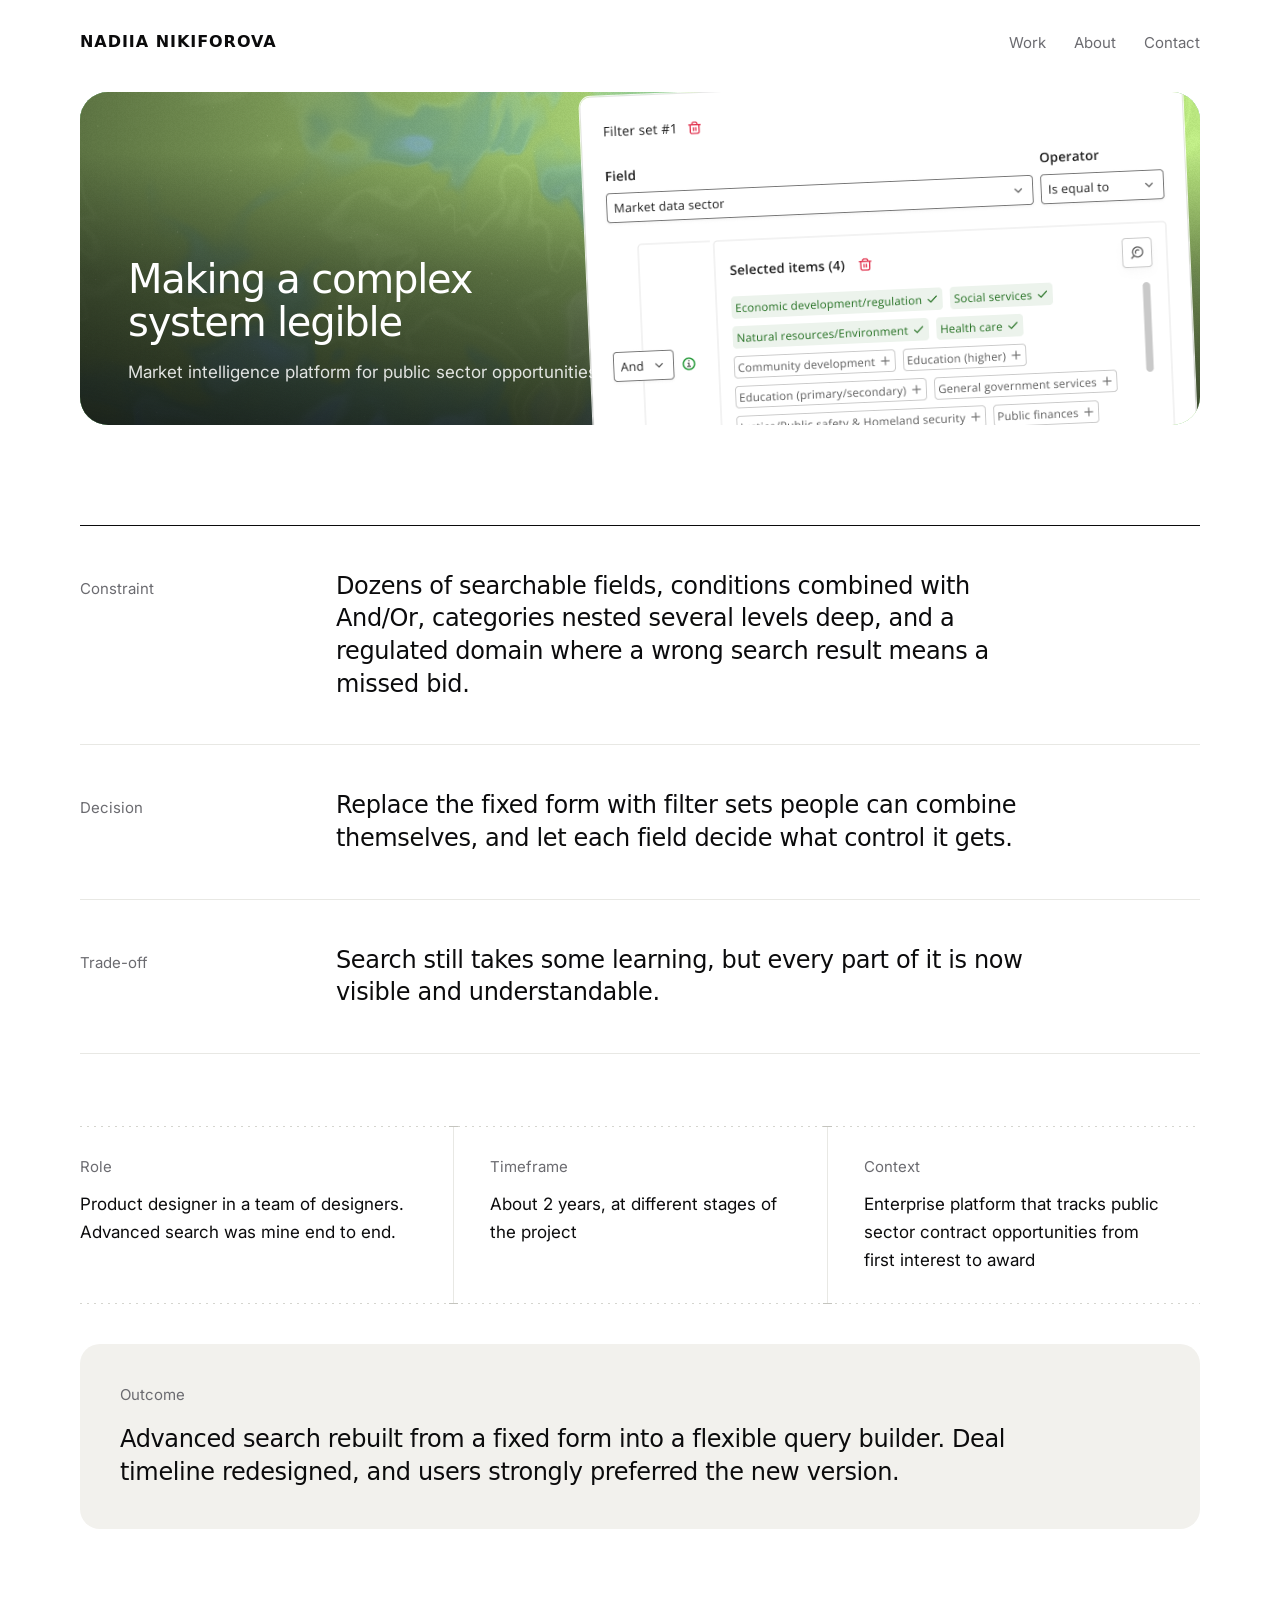
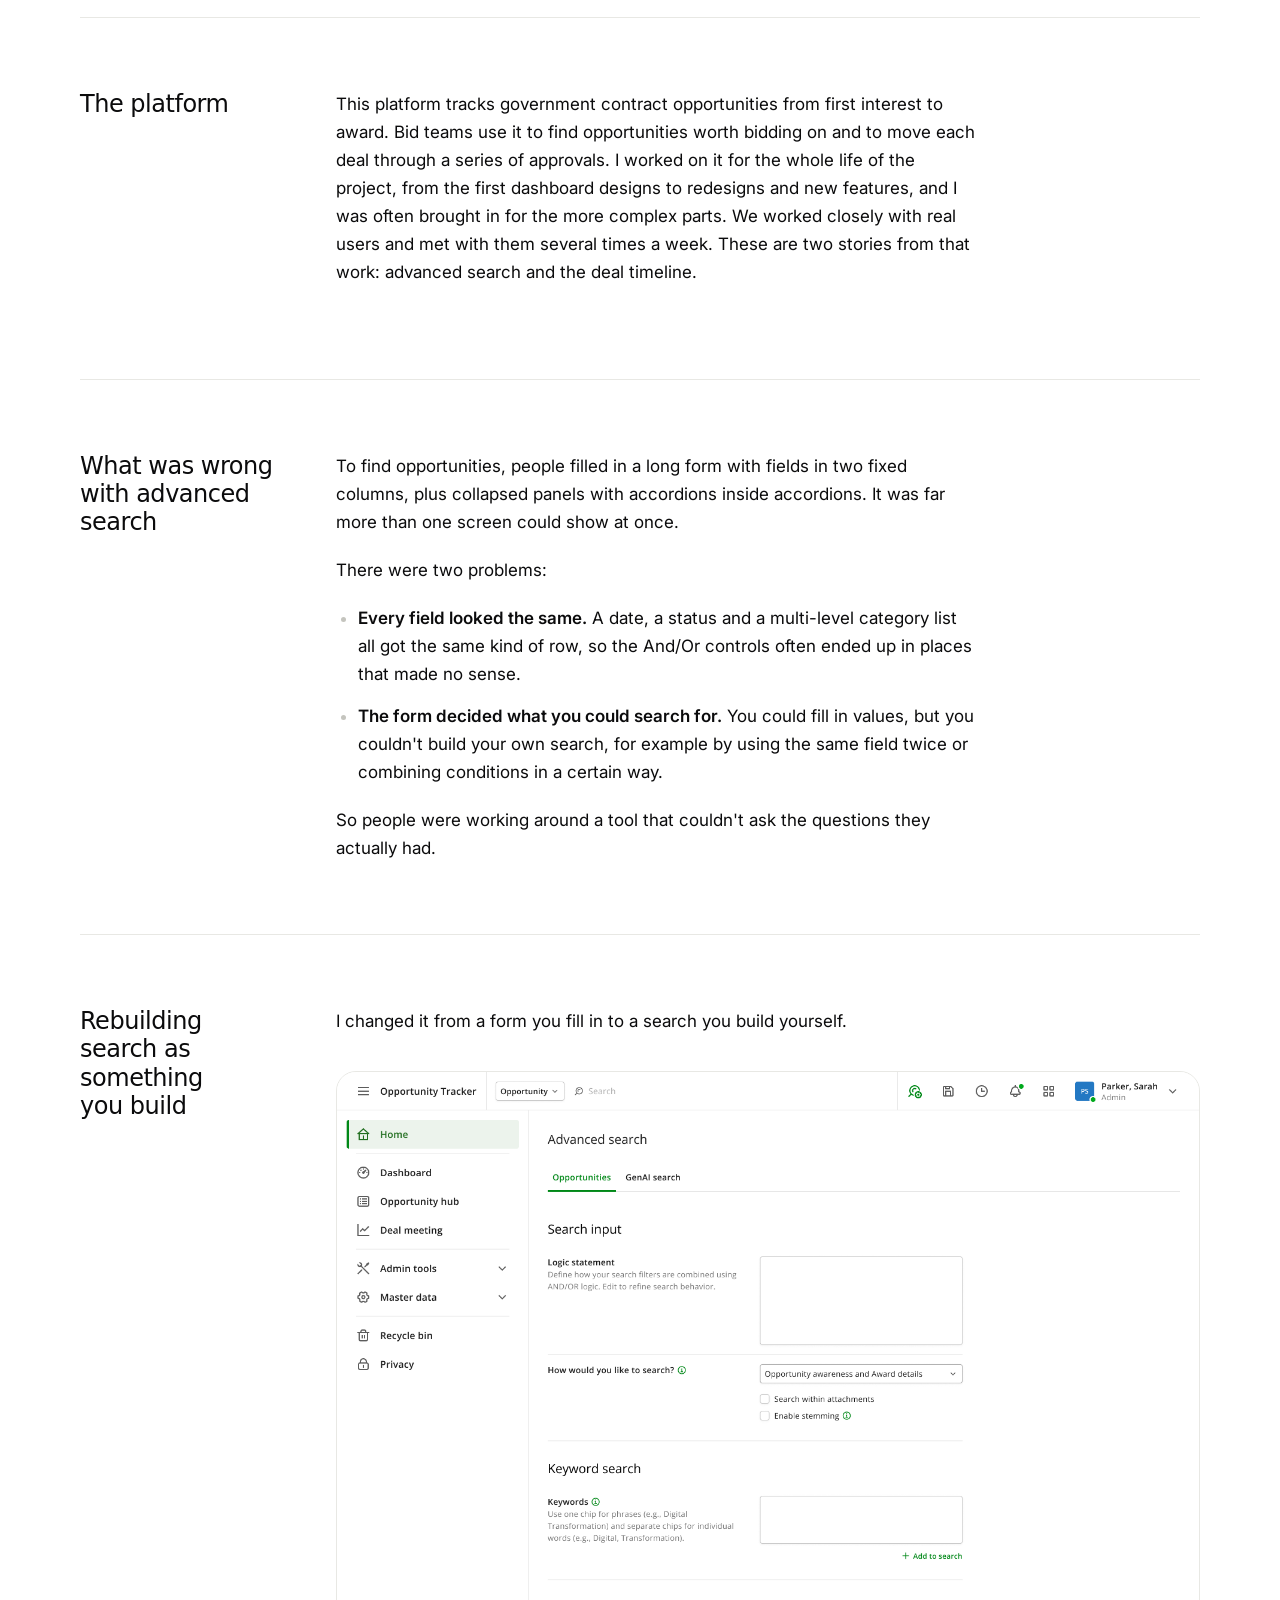
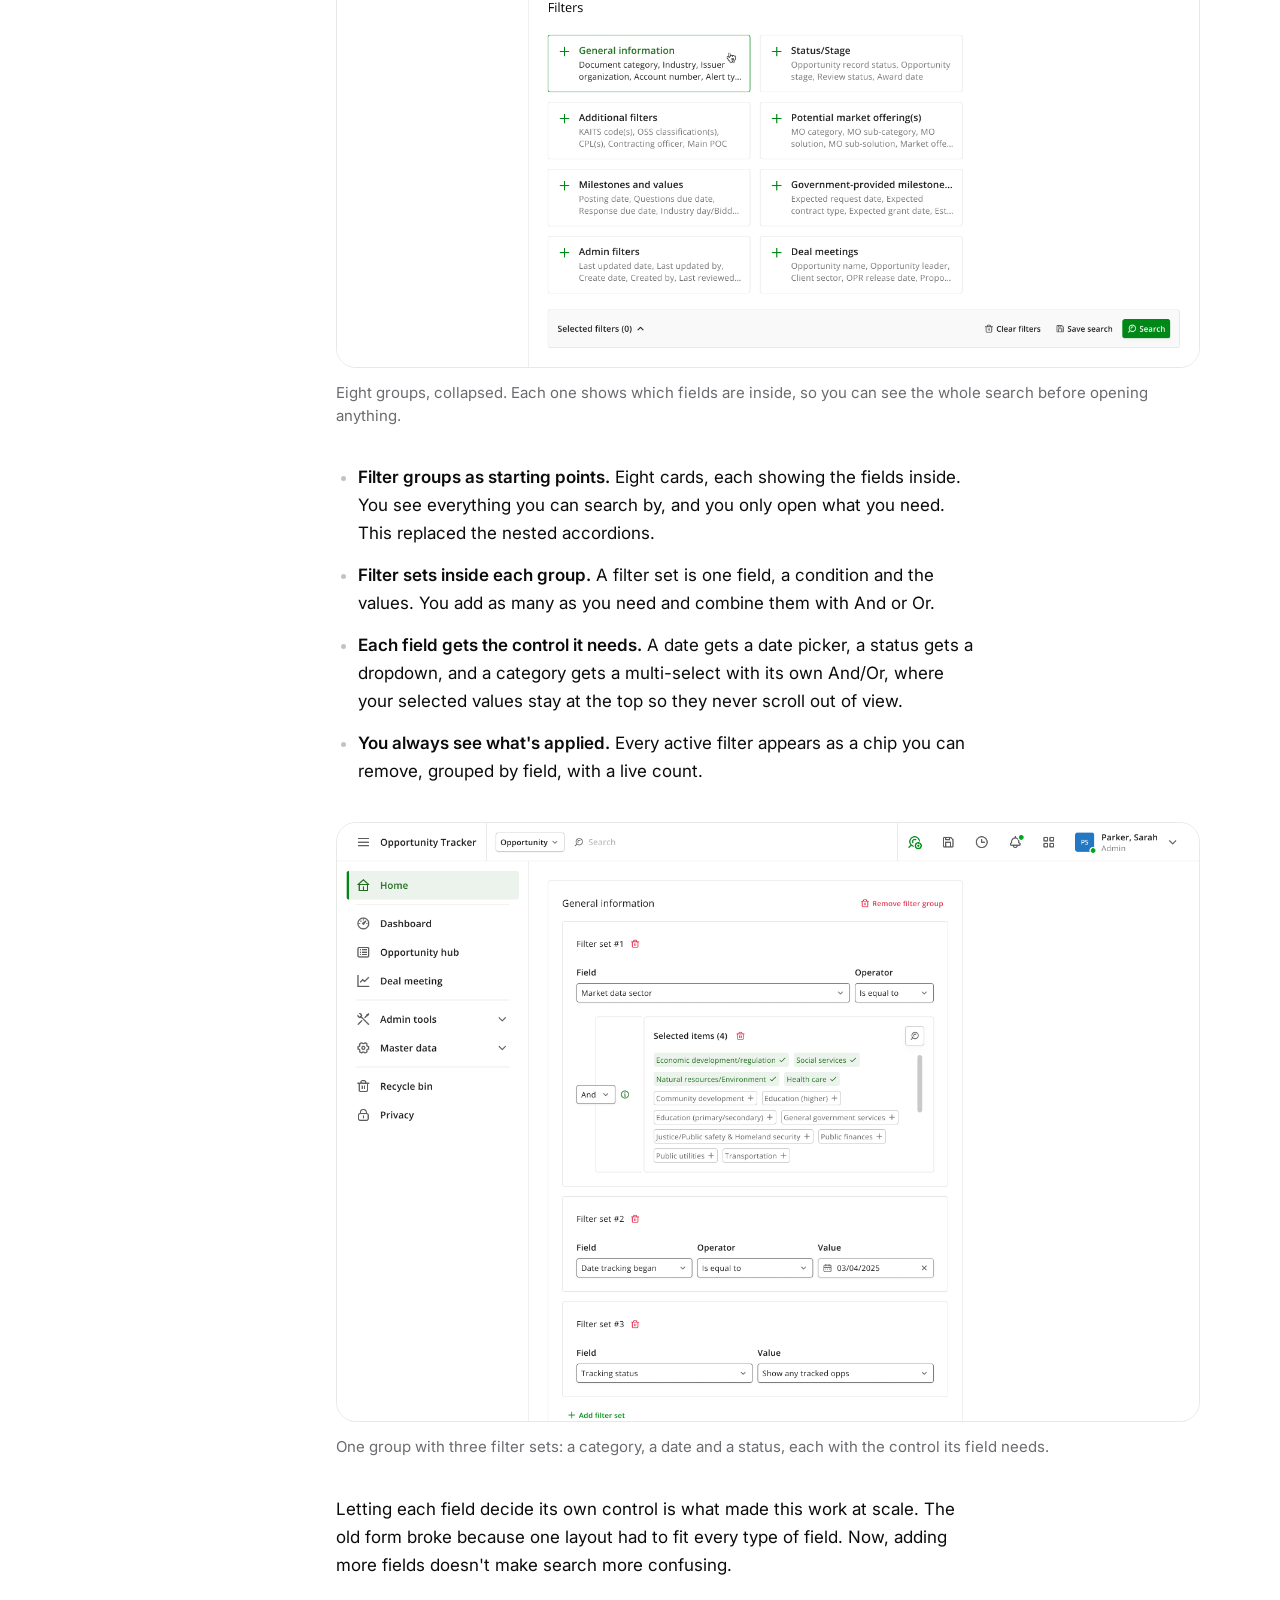
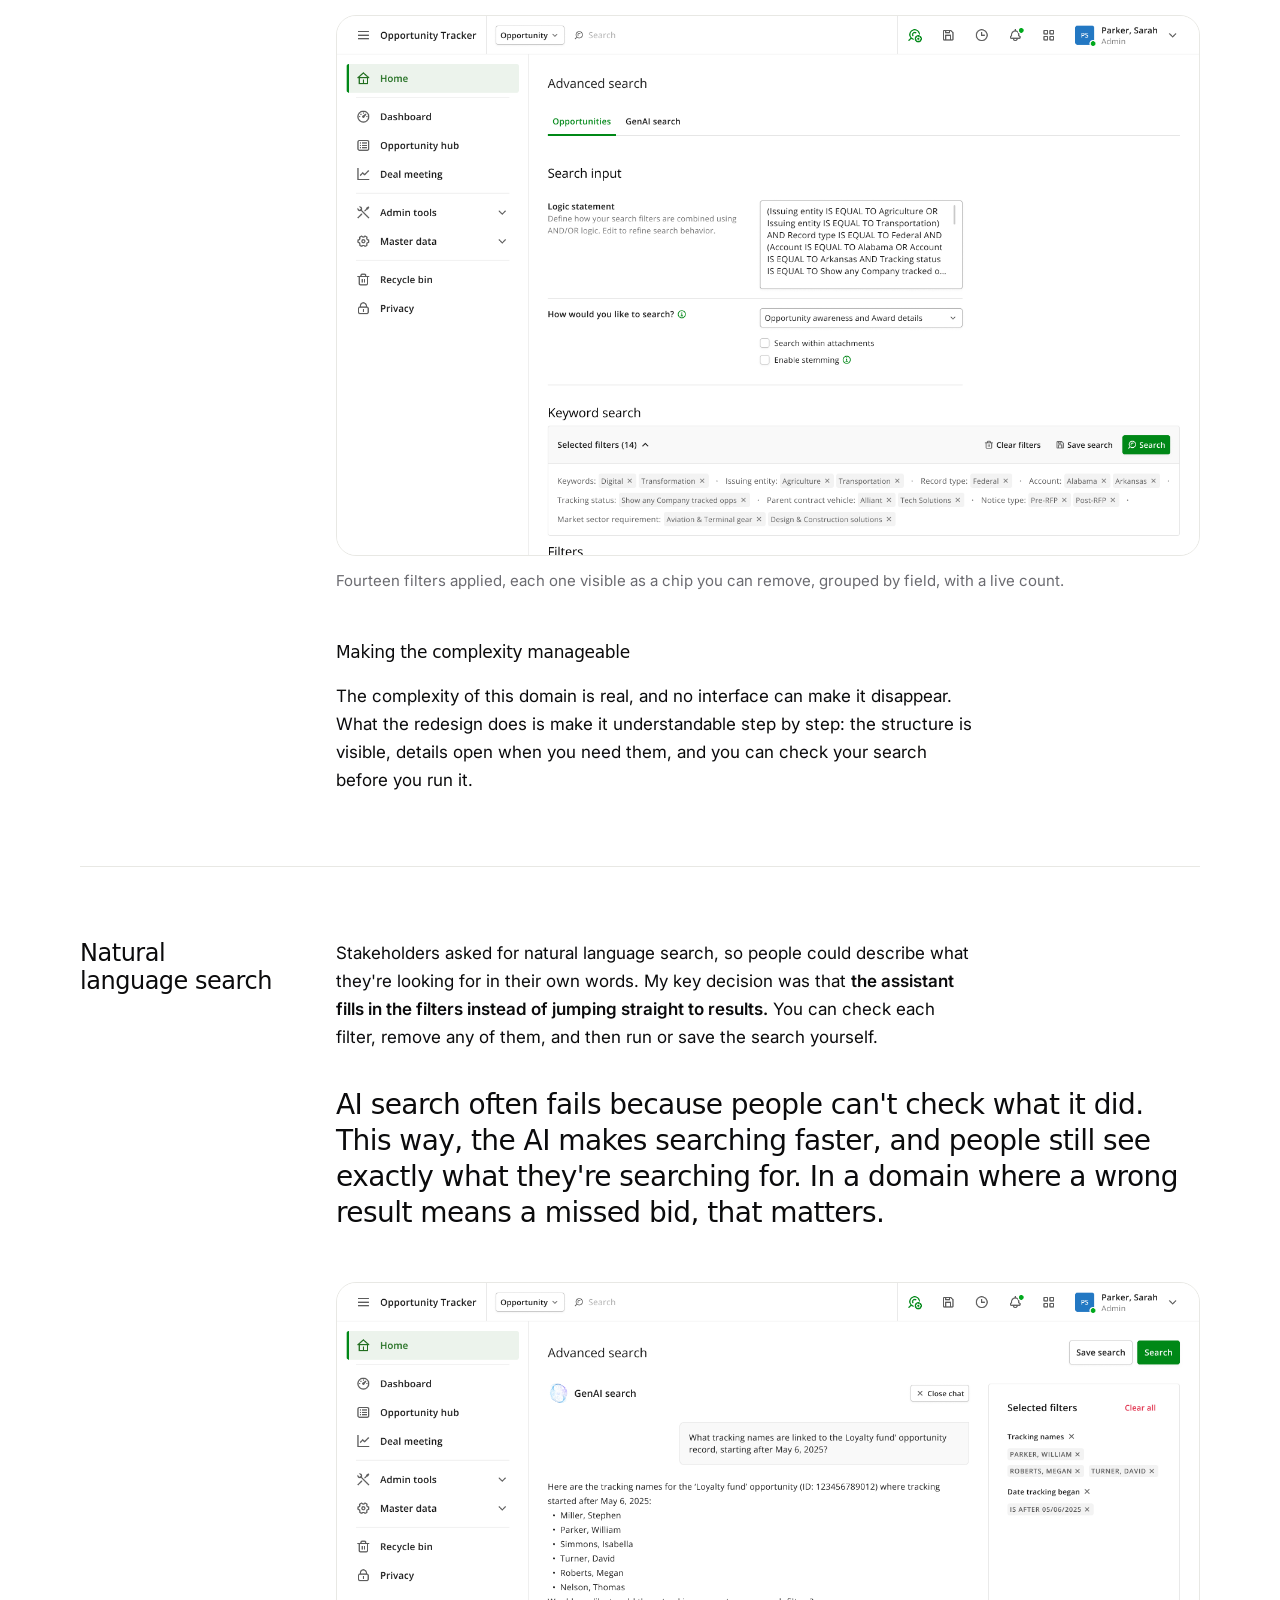
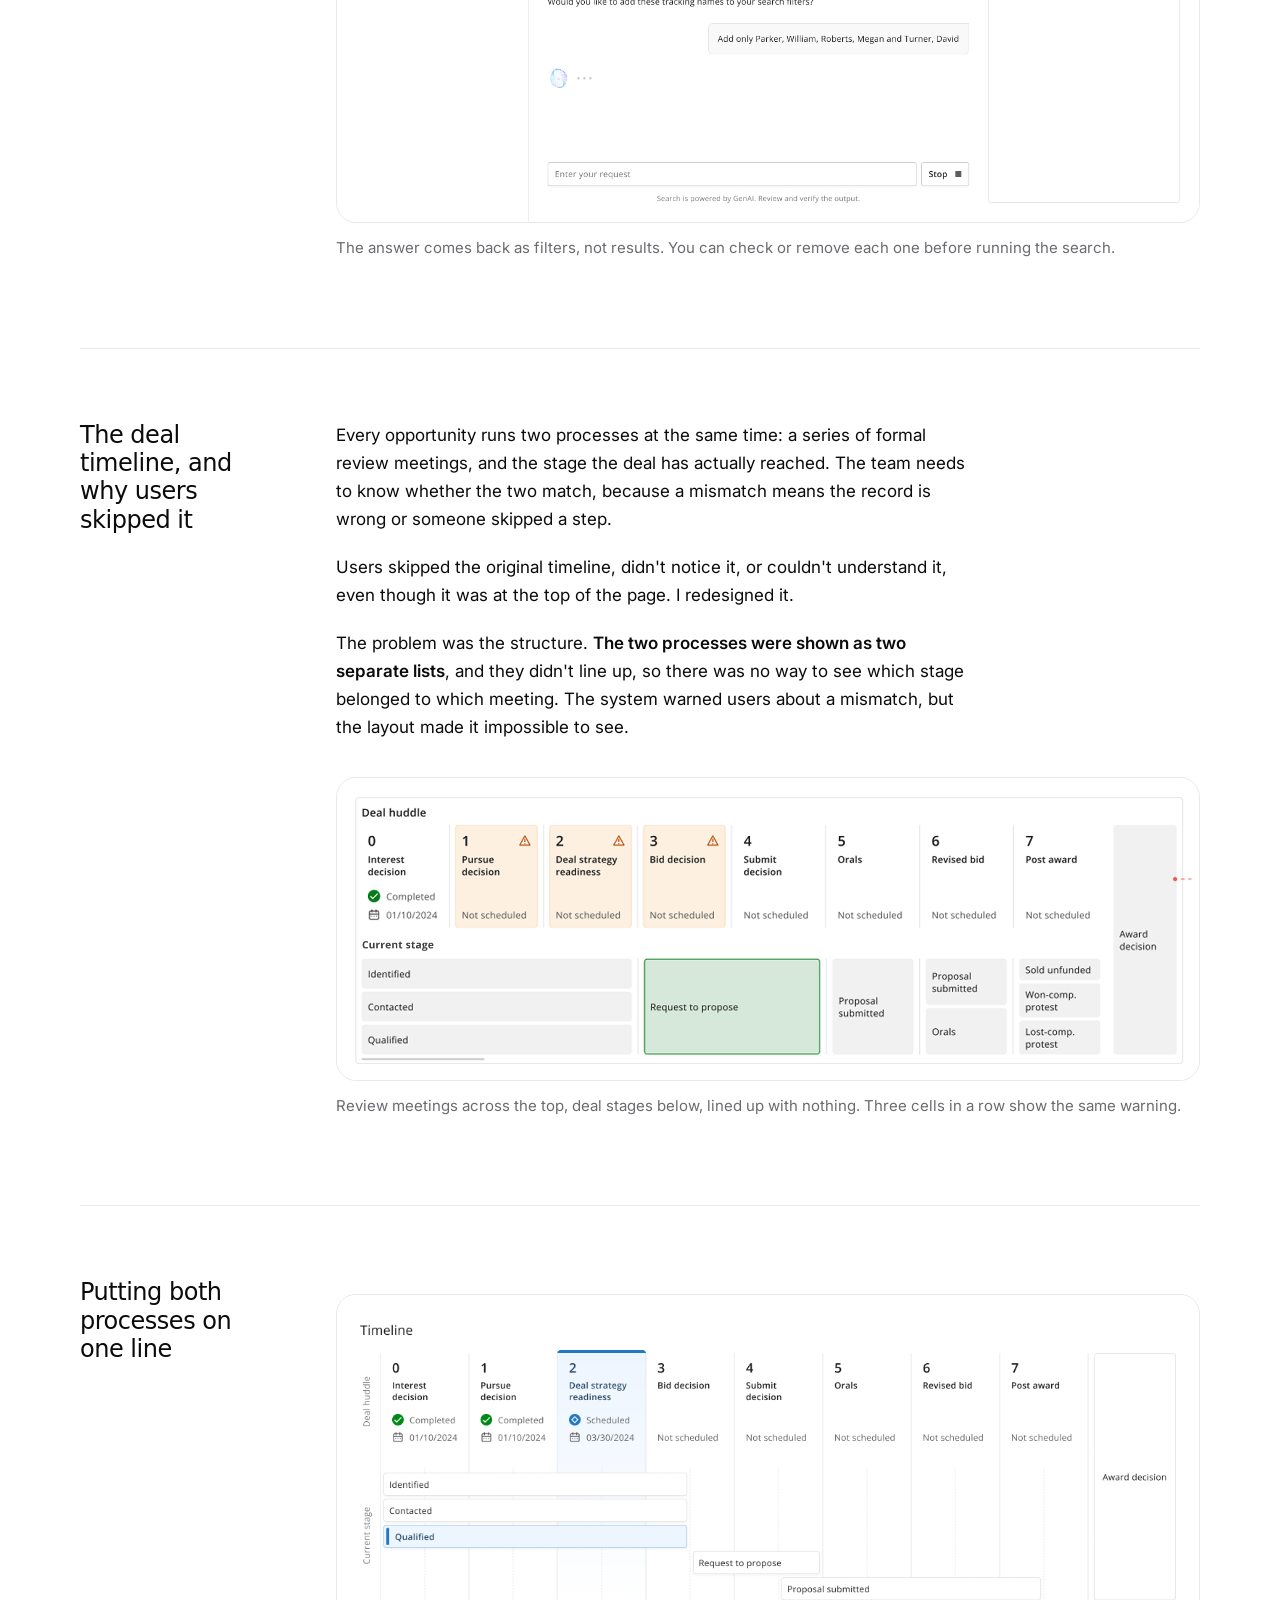
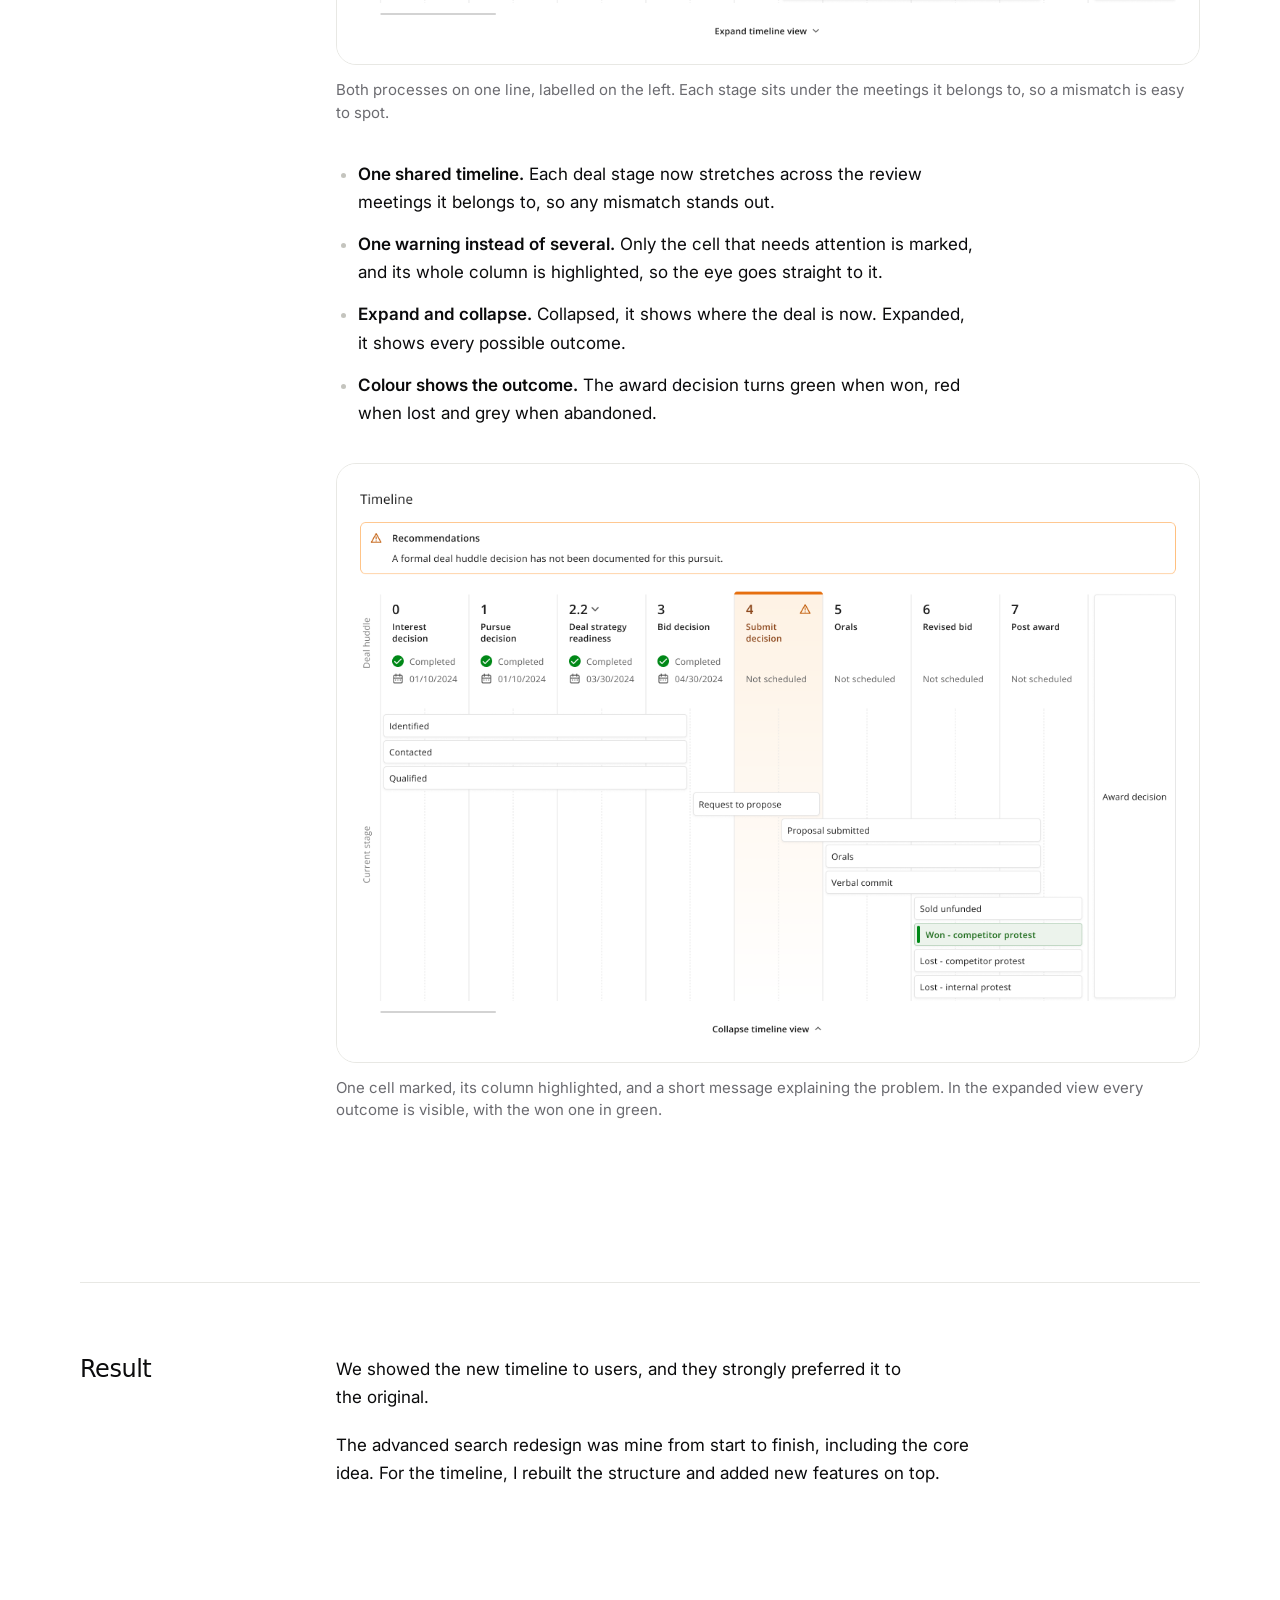
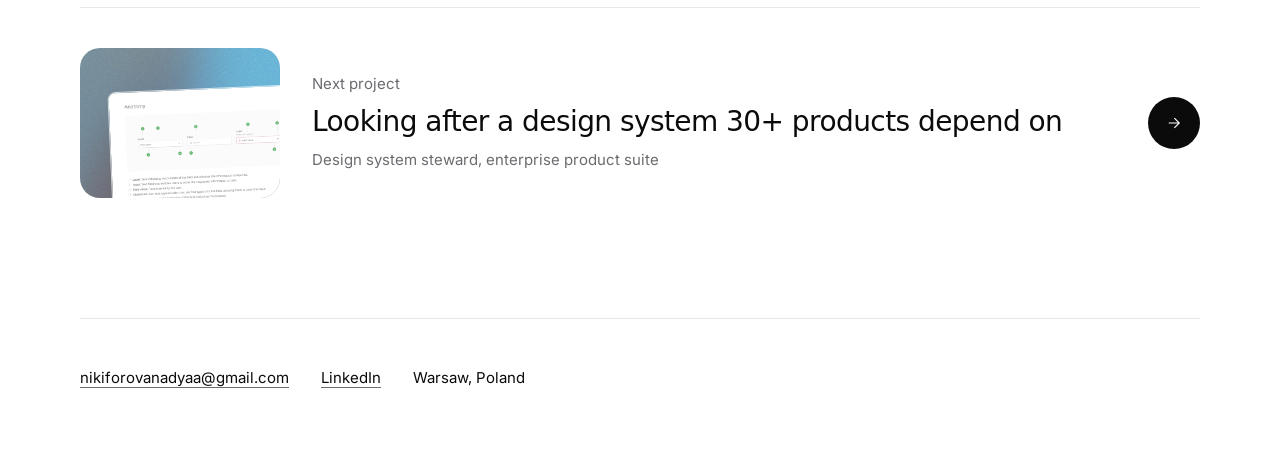
<file: work/govtech-platform.html>
<!DOCTYPE html>
<html lang="en">
<head>
<meta charset="utf-8">
<meta name="viewport" content="width=device-width, initial-scale=1">
<meta name="robots" content="noindex, nofollow">
<title>Making a complex system legible, Nadiia Nikiforova</title>
<meta name="description" content="Market intelligence platform for public sector opportunities.">

<link rel="preconnect" href="https://fonts.googleapis.com">
<link rel="preconnect" href="https://fonts.gstatic.com" crossorigin>
<link rel="preconnect" href="https://api.fontshare.com" crossorigin>
<link rel="stylesheet" href="https://api.fontshare.com/v2/css?f%5B%5D=general-sans@400,500,600&display=swap">
<link rel="stylesheet" href="https://fonts.googleapis.com/css2?family=Inter:wght@400&display=swap">
<link rel="stylesheet" href="../styles.css">
</head>
<body>

<a class="skip-link" href="#main">Skip to content</a>

<div class="shell">

  <header class="site-header">
    <a class="site-header__name" href="../index.html">Nadiia Nikiforova</a>
    <nav class="site-nav" aria-label="Primary">
      <ul>
        <li><a href="../index.html#work">Work</a></li>
        <li><a href="../index.html#about">About</a></li>
        <li><a href="../index.html#contact">Contact</a></li>
      </ul>
    </nav>
  </header>

  <main id="main">

    <!-- 1. Gradient header ------------------------------------------------ -->
    <div class="case-hero case-hero--govtech case-hero--art" data-liquid="#B9E67F #9AD6A0 #A4DEE0 #84B085 #E6F4E0">
      <img class="case-hero__bg" src="../images/govtech-header-cover.png" alt="Soft grainy gradient in lime, green and pale blue.">
      <h1>Making a complex system legible</h1>
      <p class="case-hero__summary">Market intelligence platform for public sector opportunities</p>
      <div class="case-hero__shot case-hero__shot--image">
        <img src="../images/govtech-filter-set.png" alt="The query builder: three filter sets stacked and combined with And. A taxonomy multi-select with chosen values promoted to the top, a date condition, and a status condition, each with the control its field type needs.">
      </div>
    </div>

    <!-- 2. Decision block -------------------------------------------------- -->
    <dl class="decision">
      <div>
        <dt class="mono">Constraint</dt>
        <dd>Dozens of searchable fields, conditions combined with And/Or, categories nested several levels deep, and a regulated domain where a wrong search result means a missed bid.</dd>
      </div>
      <div>
        <dt class="mono">Decision</dt>
        <dd>Replace the fixed form with filter sets people can combine themselves, and let each field decide what control it gets.</dd>
      </div>
      <div>
        <dt class="mono">Trade-off</dt>
        <dd>Search still takes some learning, but every part of it is now visible and understandable.</dd>
      </div>
    </dl>

    <!-- 3. Summary --------------------------------------------------------- -->
    <dl class="summary">
      <div class="summary__fact">
        <dt class="mono">Role</dt>
        <dd>Product designer in a team of designers. Advanced search was mine end to end.</dd>
      </div>
      <div class="summary__fact">
        <dt class="mono">Timeframe</dt>
        <dd>About 2 years, at different stages of the project</dd>
      </div>
      <div class="summary__fact">
        <dt class="mono">Context</dt>
        <dd>Enterprise platform that tracks public sector contract opportunities from first interest to award</dd>
      </div>
      <div class="summary__outcome">
        <dt class="mono">Outcome</dt>
        <dd>Advanced search rebuilt from a fixed form into a flexible query builder. Deal timeline redesigned, and users strongly preferred the new version.</dd>
      </div>
    </dl>

    <!-- 4. Body ------------------------------------------------------------ -->
    <div class="case-body">

      <section class="case-section">
        <h2>The platform</h2>
        <p>This platform tracks government contract opportunities from first interest to award. Bid teams use it to find opportunities worth bidding on and to move each deal through a series of approvals. I worked on it for the whole life of the project, from the first dashboard designs to redesigns and new features, and I was often brought in for the more complex parts. We worked closely with real users and met with them several times a week. These are two stories from that work: advanced search and the deal timeline.</p>
      </section>

      <section class="case-section">
        <h2>What was wrong with advanced search</h2>
        <p>To find opportunities, people filled in a long form with fields in two fixed columns, plus collapsed panels with accordions inside accordions. It was far more than one screen could show at once.</p>
        <p>There were two problems:</p>
        <ul>
          <li><strong>Every field looked the same.</strong> A date, a status and a multi-level category list all got the same kind of row, so the And/Or controls often ended up in places that made no sense.</li>
          <li><strong>The form decided what you could search for.</strong> You could fill in values, but you couldn't build your own search, for example by using the same field twice or combining conditions in a certain way.</li>
        </ul>
        <p>So people were working around a tool that couldn't ask the questions they actually had.</p>
      </section>

      <section class="case-section">
        <h2>Rebuilding search as something you build</h2>
        <p>I changed it from a form you fill in to a search you build yourself.</p>

        <figure>
          <img src="../images/govtech-filter-groups.png" alt="The advanced search screen: a logic statement box, keyword search, and eight collapsed filter group cards, each previewing the fields it contains.">
          <figcaption class="mono">Eight groups, collapsed. Each one shows which fields are inside, so you can see the whole search before opening anything.</figcaption>
        </figure>

        <ul>
          <li><strong>Filter groups as starting points.</strong> Eight cards, each showing the fields inside. You see everything you can search by, and you only open what you need. This replaced the nested accordions.</li>
          <li><strong>Filter sets inside each group.</strong> A filter set is one field, a condition and the values. You add as many as you need and combine them with And or Or.</li>
          <li><strong>Each field gets the control it needs.</strong> A date gets a date picker, a status gets a dropdown, and a category gets a multi-select with its own And/Or, where your selected values stay at the top so they never scroll out of view.</li>
          <li><strong>You always see what's applied.</strong> Every active filter appears as a chip you can remove, grouped by field, with a live count.</li>
        </ul>
        <figure>
          <img src="../images/govtech-query-builder.png" alt="The query builder: three filter sets stacked and combined with And. A taxonomy multi-select with chosen values promoted to the top, a date condition, and a status condition, each with the control its field type needs.">
          <figcaption class="mono">One group with three filter sets: a category, a date and a status, each with the control its field needs.</figcaption>
        </figure>

        <p>Letting each field decide its own control is what made this work at scale. The old form broke because one layout had to fit every type of field. Now, adding more fields doesn't make search more confusing.</p>

        <figure>
          <img src="../images/govtech-applied-state.png" alt="The applied state: the logic statement box rendering the assembled search as a readable sentence, and a Selected filters bar showing fourteen removable chips grouped by field.">
          <figcaption class="mono">Fourteen filters applied, each one visible as a chip you can remove, grouped by field, with a live count.</figcaption>
        </figure>
        <h3>Making the complexity manageable</h3>
        <p>The complexity of this domain is real, and no interface can make it disappear. What the redesign does is make it understandable step by step: the structure is visible, details open when you need them, and you can check your search before you run it.</p>
      </section>

      <section class="case-section">
        <h2>Natural language search</h2>
        <p>Stakeholders asked for natural language search, so people could describe what they're looking for in their own words. My key decision was that <strong>the assistant fills in the filters instead of jumping straight to results.</strong> You can check each filter, remove any of them, and then run or save the search yourself.</p>
        <p class="callout">AI search often fails because people can't check what it did. This way, the AI makes searching faster, and people still see exactly what they're searching for. In a domain where a wrong result means a missed bid, that matters.</p>

        <figure>
          <img src="../images/govtech-genai-search.png" alt="The GenAI search tab: a question and answer thread on the left, and a Selected filters panel on the right holding the names the assistant derived, each as a removable chip.">
          <figcaption class="mono">The answer comes back as filters, not results. You can check or remove each one before running the search.</figcaption>
        </figure>
      </section>

      <section class="case-section">
        <h2>The deal timeline, and why users skipped it</h2>
        <p>Every opportunity runs two processes at the same time: a series of formal review meetings, and the stage the deal has actually reached. The team needs to know whether the two match, because a mismatch means the record is wrong or someone skipped a step.</p>
        <p>Users skipped the original timeline, didn't notice it, or couldn't understand it, even though it was at the top of the page. I redesigned it.</p>
        <p>The problem was the structure. <strong>The two processes were shown as two separate lists</strong>, and they didn't line up, so there was no way to see which stage belonged to which meeting. The system warned users about a mismatch, but the layout made it impossible to see.</p>

        <figure>
          <img src="../images/govtech-old-timeline.png" alt="The original timeline: review meetings as eight numbered cards across the top with warning icons on three consecutive cells, and deal stages below in a grid that does not line up with them.">
          <figcaption class="mono">Review meetings across the top, deal stages below, lined up with nothing. Three cells in a row show the same warning.</figcaption>
        </figure>
      </section>

      <section class="case-section">
        <h2>Putting both processes on one line</h2>

        <figure>
          <img src="../images/govtech-timeline-collapsed.png" alt="The redesigned timeline: review meetings and deal stages on one shared horizontal axis, tracks labelled down the left, with stage bars sitting beneath the meeting columns they belong to.">
          <figcaption class="mono">Both processes on one line, labelled on the left. Each stage sits under the meetings it belongs to, so a mismatch is easy to spot.</figcaption>
        </figure>

        <ul>
          <li><strong>One shared timeline.</strong> Each deal stage now stretches across the review meetings it belongs to, so any mismatch stands out.</li>
          <li><strong>One warning instead of several.</strong> Only the cell that needs attention is marked, and its whole column is highlighted, so the eye goes straight to it.</li>
          <li><strong>Expand and collapse.</strong> Collapsed, it shows where the deal is now. Expanded, it shows every possible outcome.</li>
          <li><strong>Colour shows the outcome.</strong> The award decision turns green when won, red when lost and grey when abandoned.</li>
        </ul>

        <figure>
          <img src="../images/govtech-timeline-warning.png" alt="The expanded timeline with a single cell flagged: the Submit decision column is tinted, a recommendation banner explains why, and the won outcome is marked green.">
          <figcaption class="mono">One cell marked, its column highlighted, and a short message explaining the problem. In the expanded view every outcome is visible, with the won one in green.</figcaption>
        </figure>
      </section>

    </div>

    <!-- 5. Close ------------------------------------------------------------ -->
    <section class="case-close">
      <h2>Result</h2>
      <p>We showed the new timeline to users, and they strongly preferred it to the original.</p>
      <p>The advanced search redesign was mine from start to finish, including the core idea. For the timeline, I rebuilt the structure and added new features on top.</p>
    </section>

    <!-- 6. Next project ----------------------------------------------------- -->
    <a class="next-project" href="design-system.html">
      <span class="next-project__thumb" aria-hidden="true">
        <img class="next-project__cover" src="../images/designsystem-card-cover.png" alt="">
        <img class="next-project__shot" src="../images/designsystem-anatomy.jpg" alt="">
      </span>
      <span class="next-project__body">
        <span class="mono">Next project</span>
        <span class="next-project__title">Looking after a design system 30+ products depend on</span>
        <span class="next-project__eyebrow">Design system steward, enterprise product suite</span>
      </span>
      <span class="next-project__arrow" aria-hidden="true">
        <svg viewBox="0 0 24 24" width="18" height="18" fill="none" stroke="currentColor" stroke-width="1.5">
          <path d="M5 12h13M12.5 5.5 19 12l-6.5 6.5"/>
        </svg>
      </span>
    </a>

  </main>

  <footer class="site-footer" id="contact">
    <ul>
      <li class="mono"><a href="mailto:nikiforovanadyaa@gmail.com">nikiforovanadyaa@gmail.com</a></li>
      <li class="mono"><a href="https://www.linkedin.com/in/nikiforovanadya" rel="me noopener">LinkedIn</a></li>
      <li class="mono">Warsaw, Poland</li>
    </ul>
  </footer>

</div>

<script src="../liquid-fluid.js" defer></script>
</body>
</html>
</file>
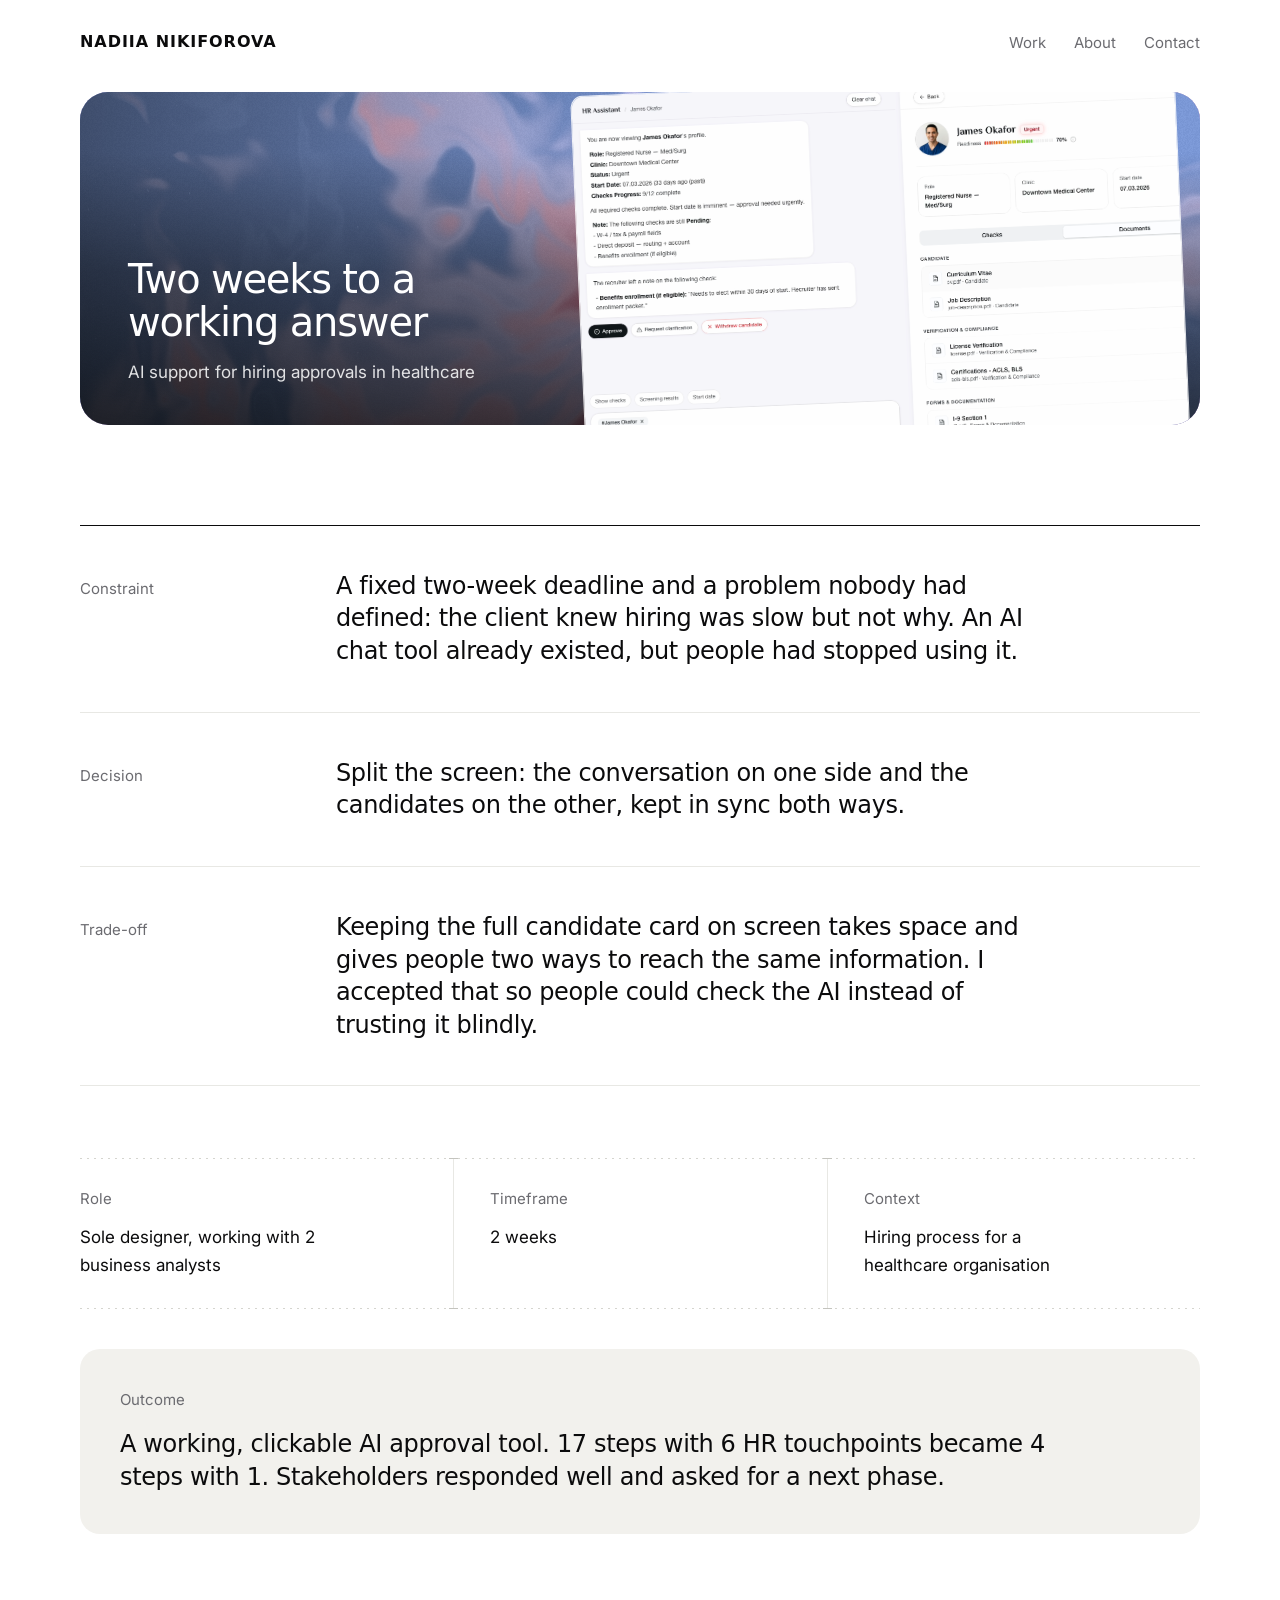
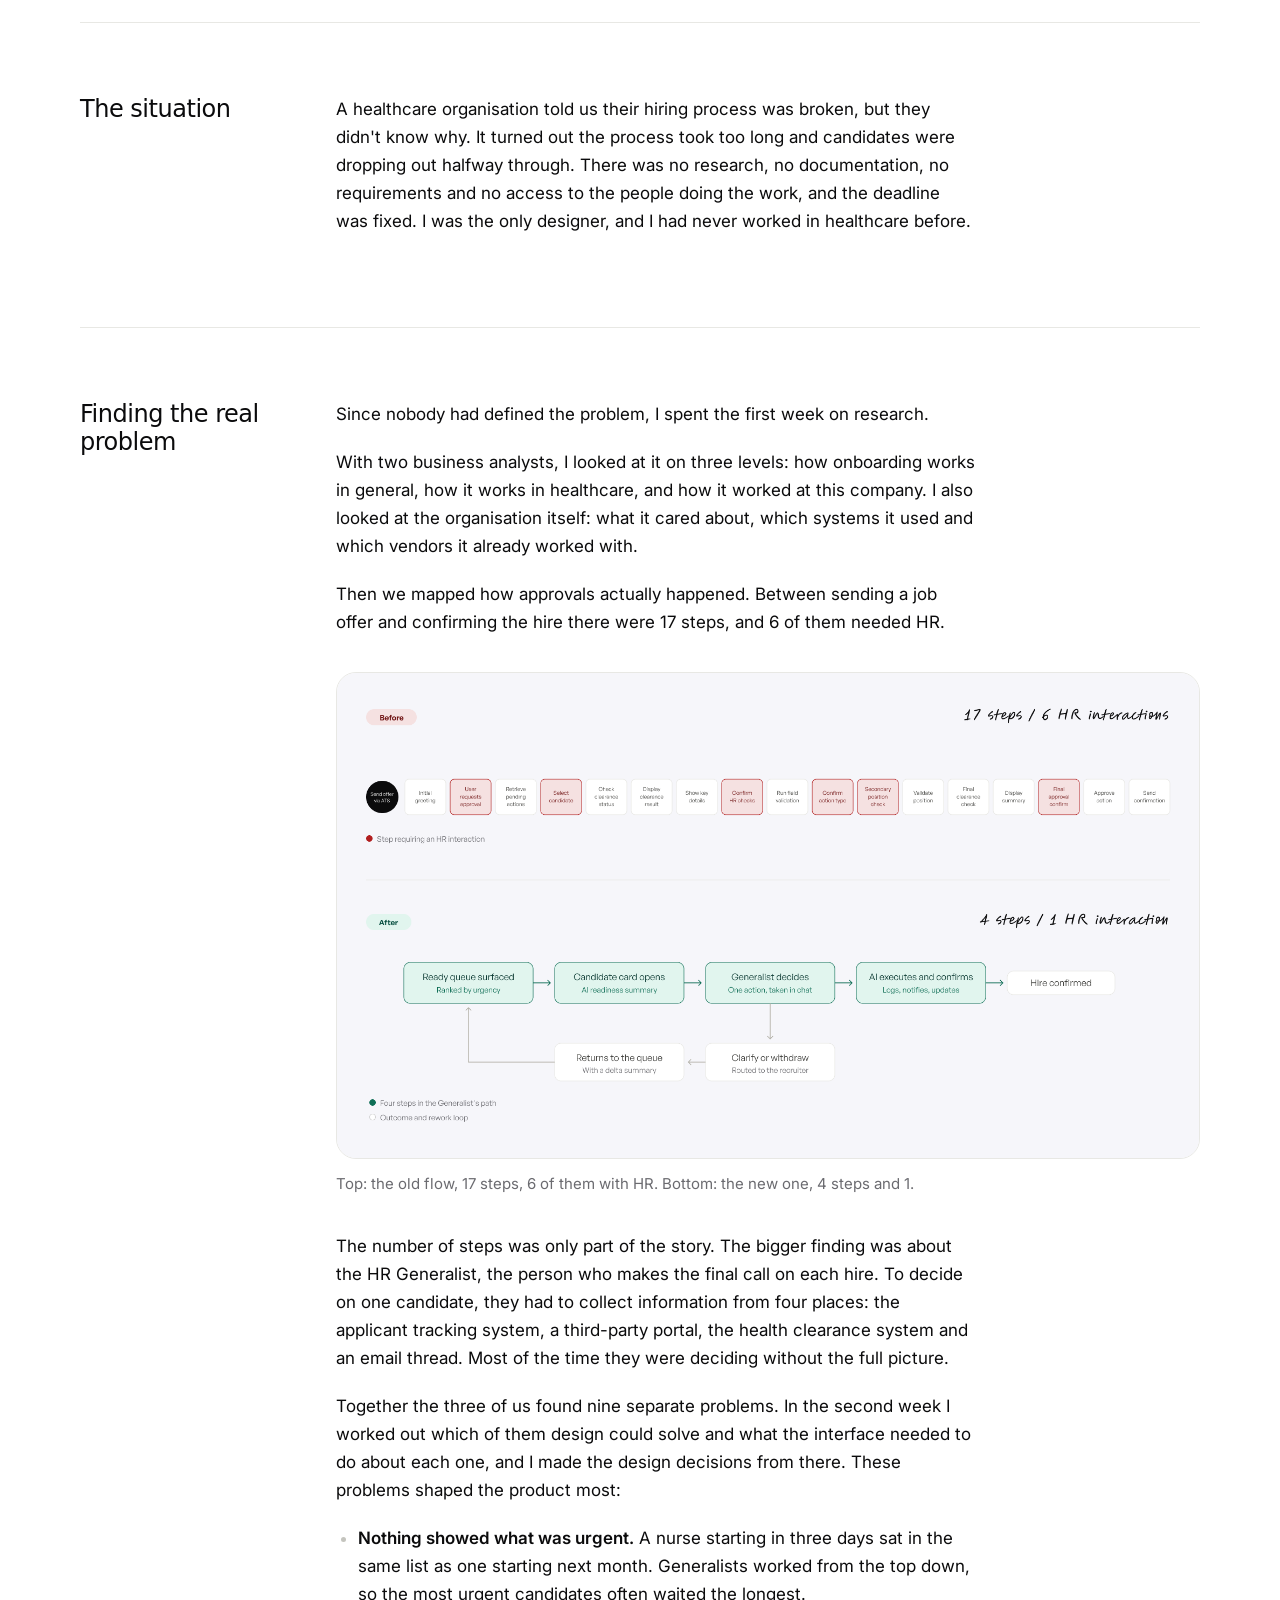
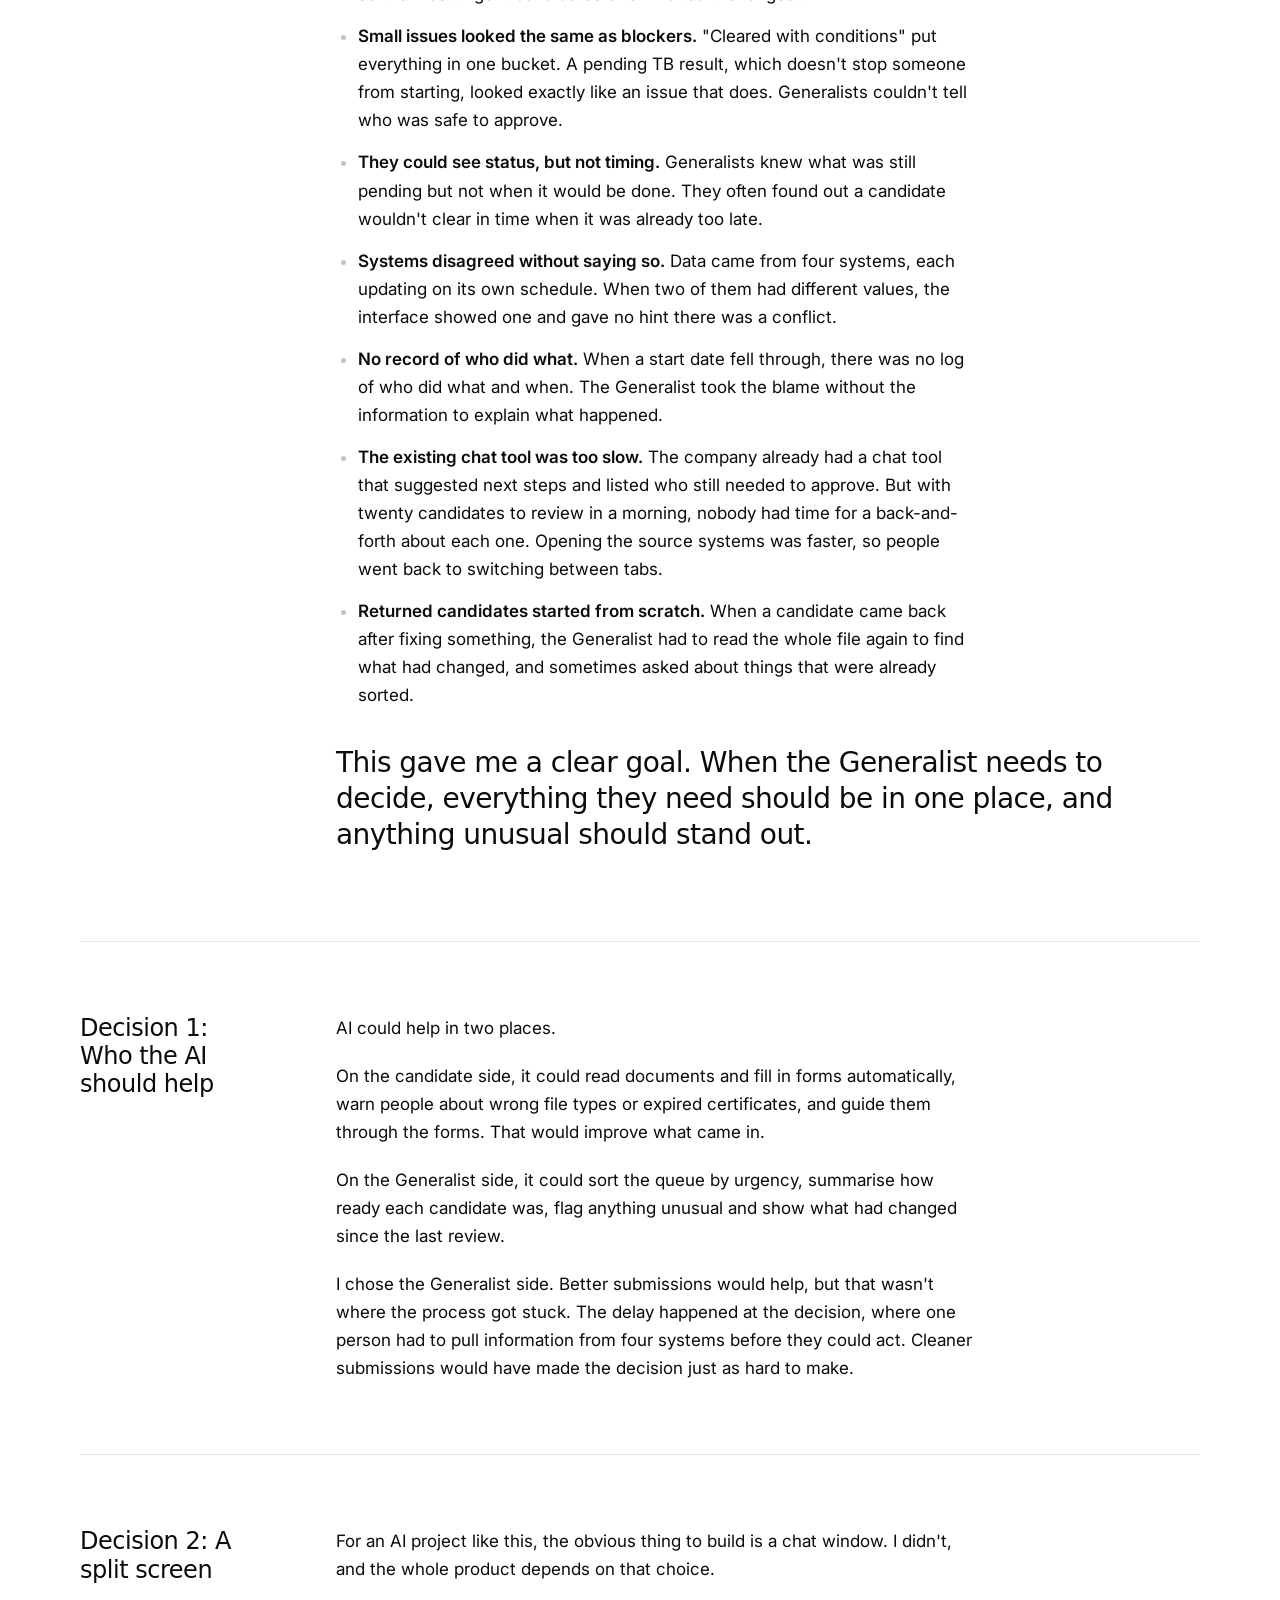
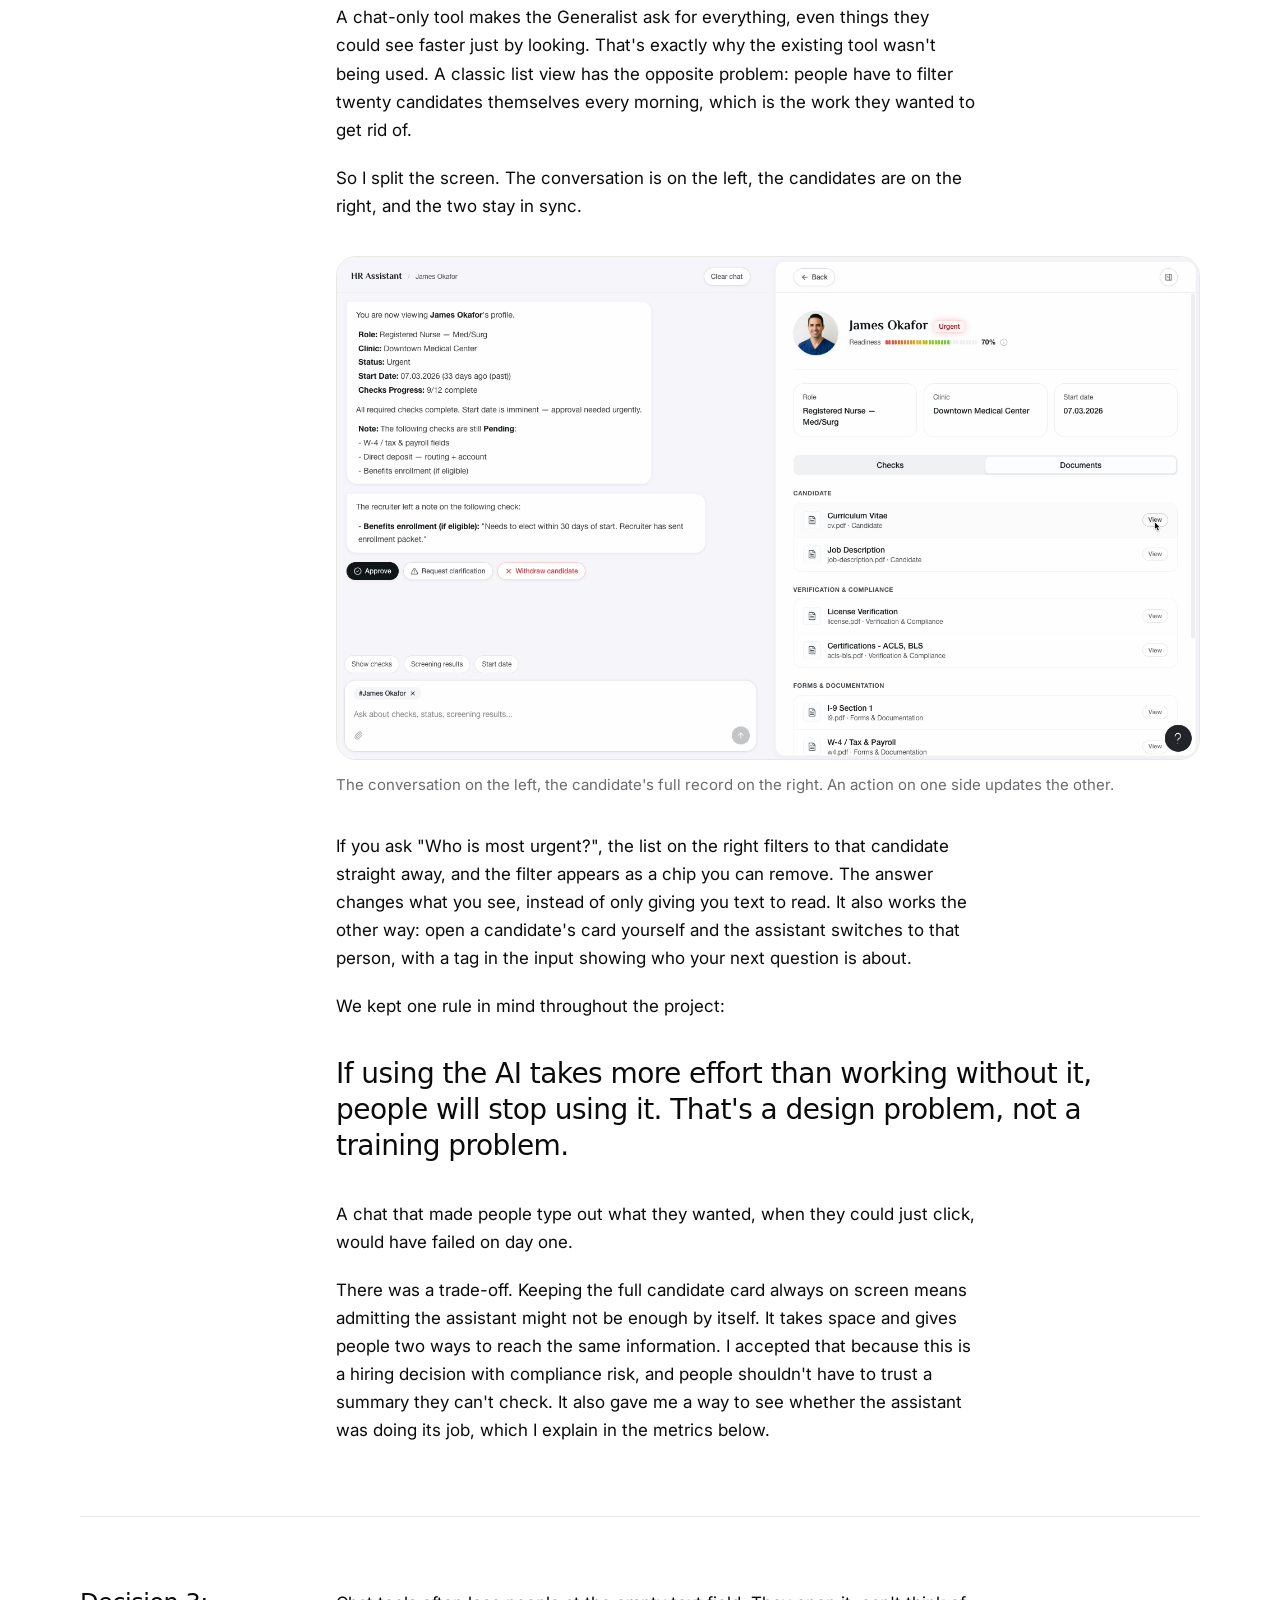
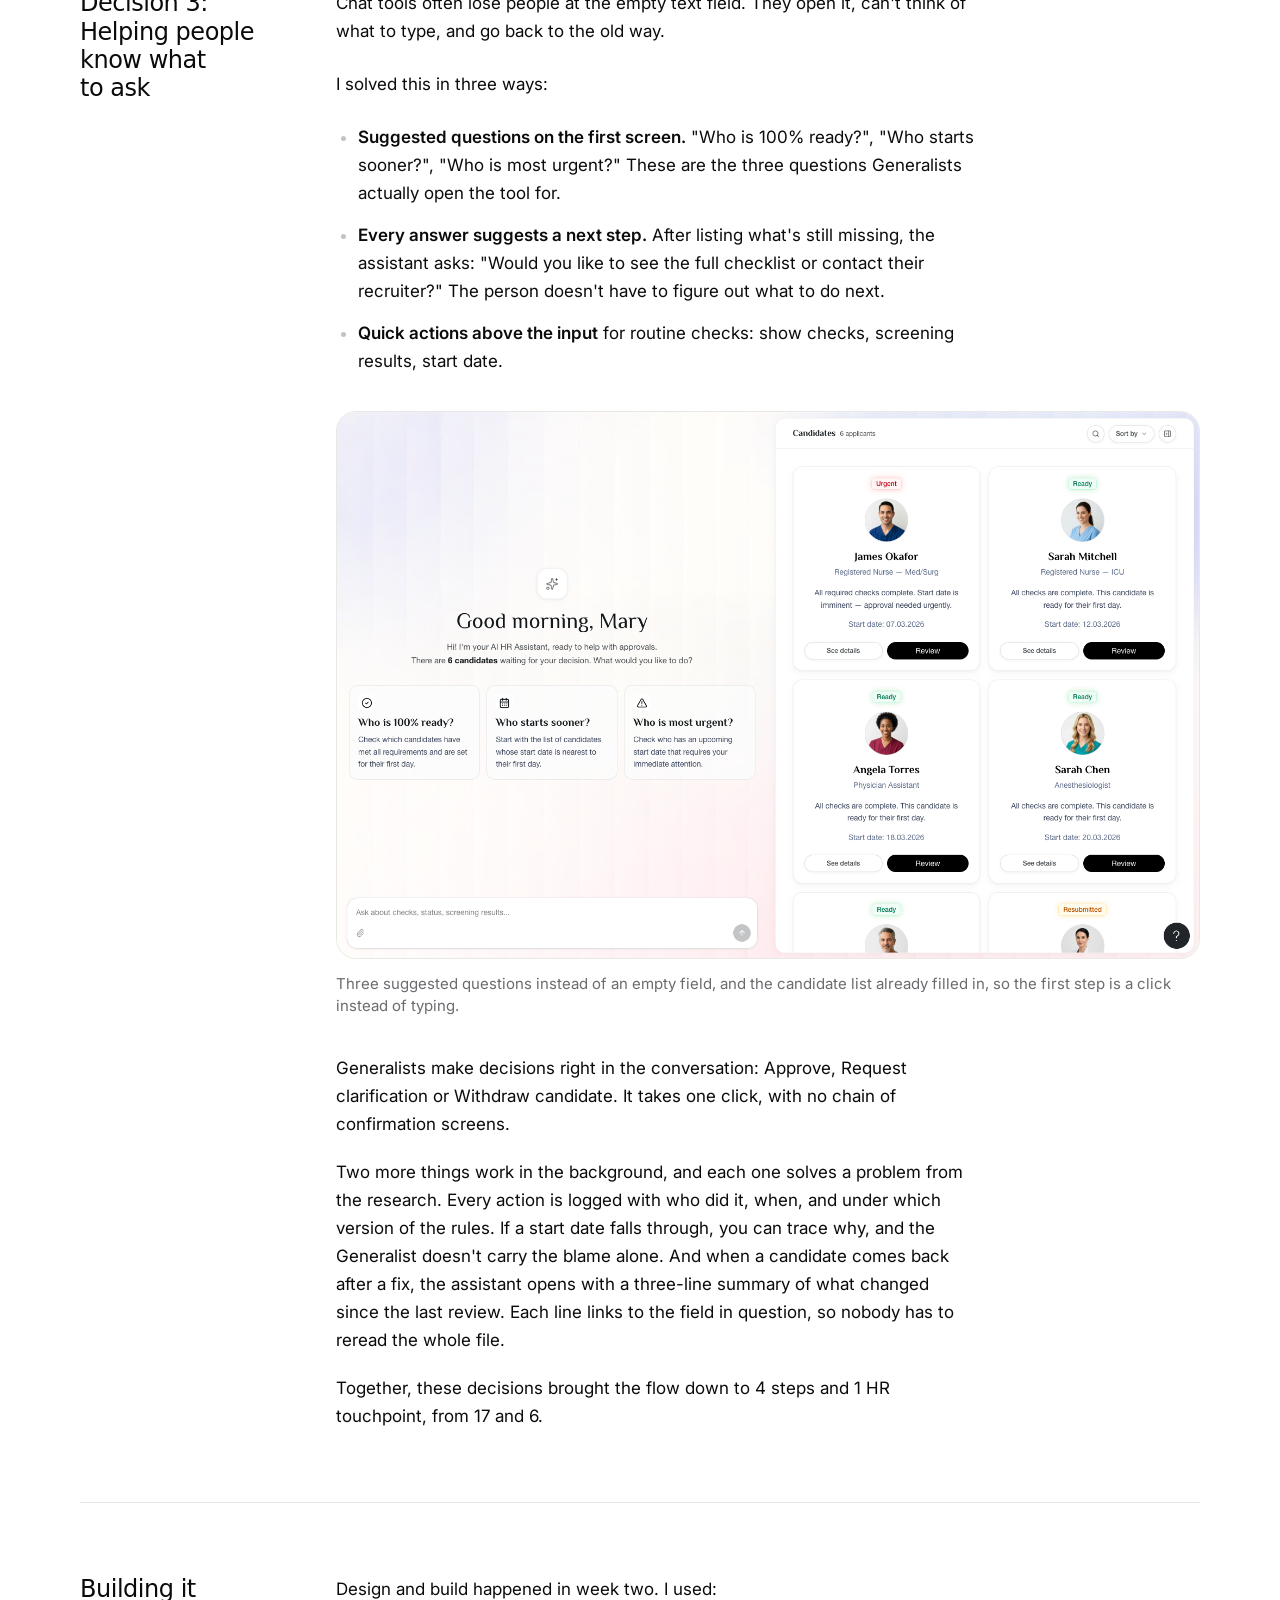
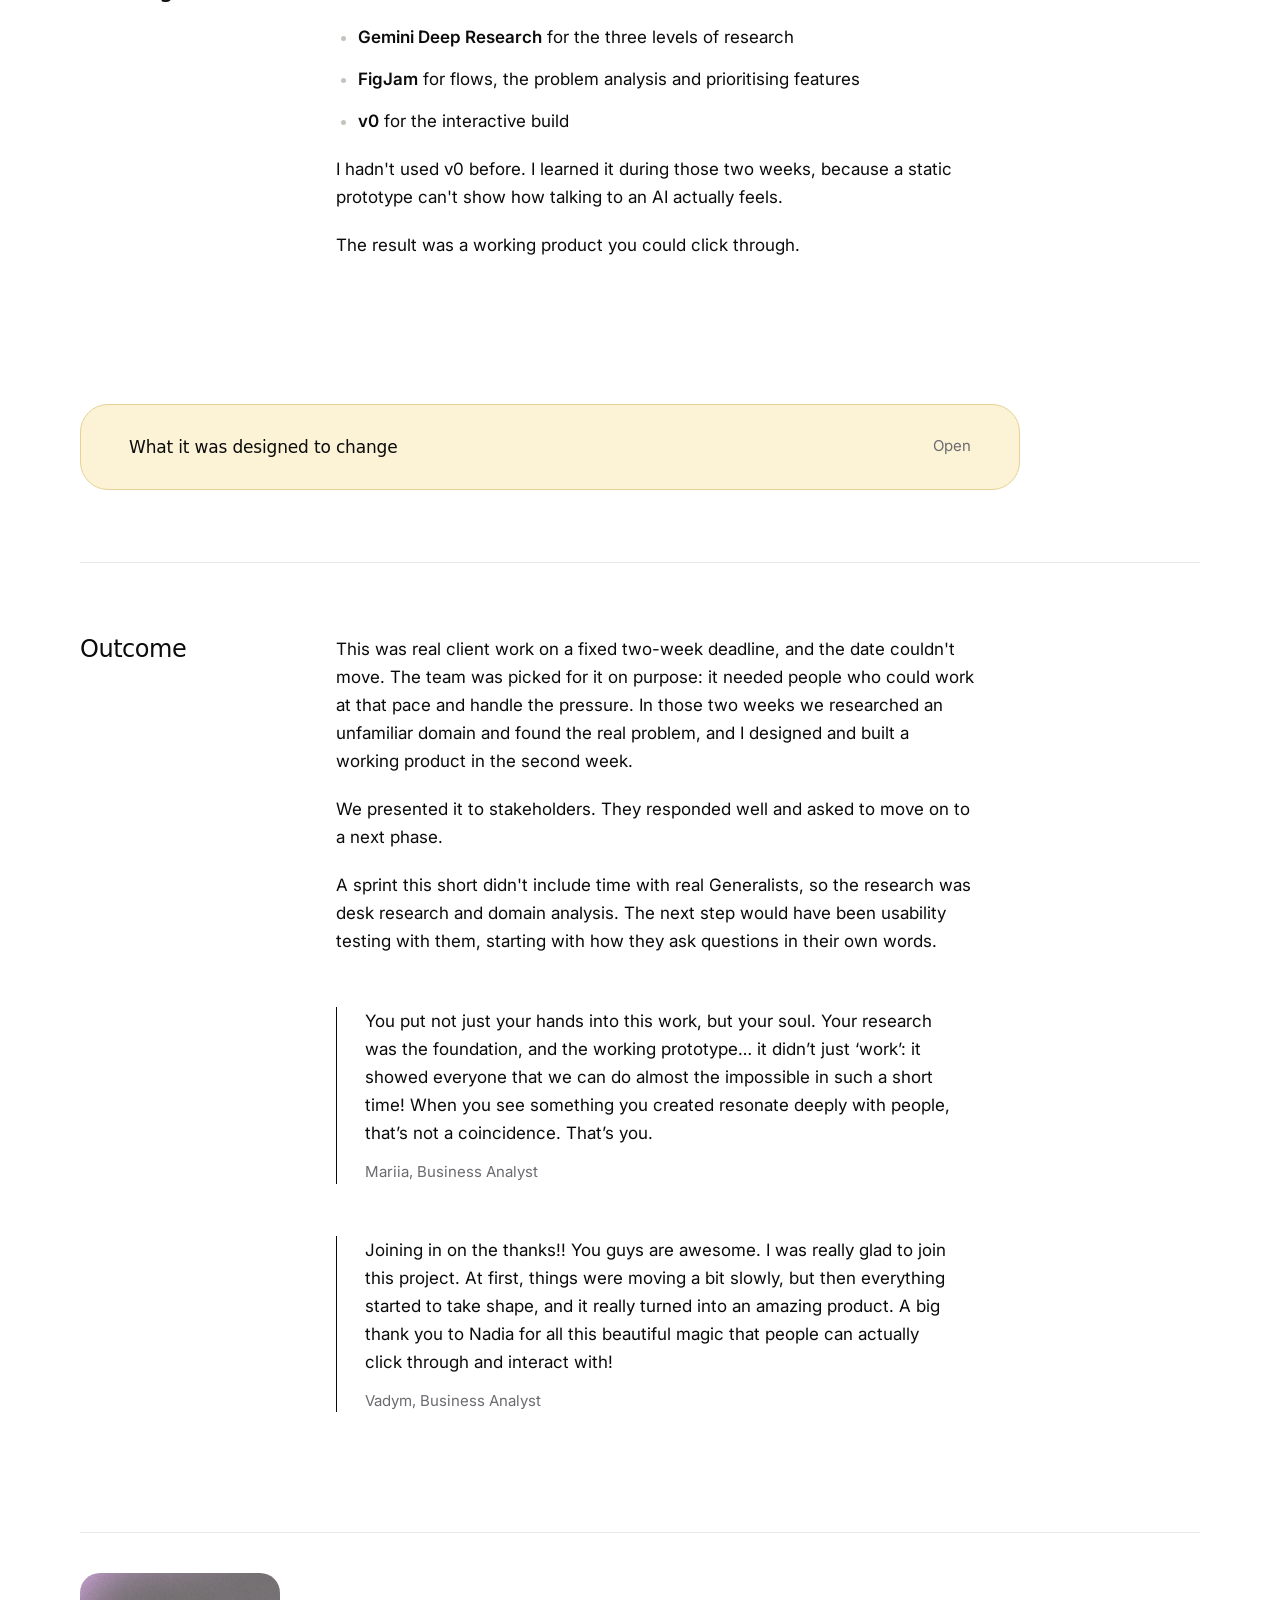
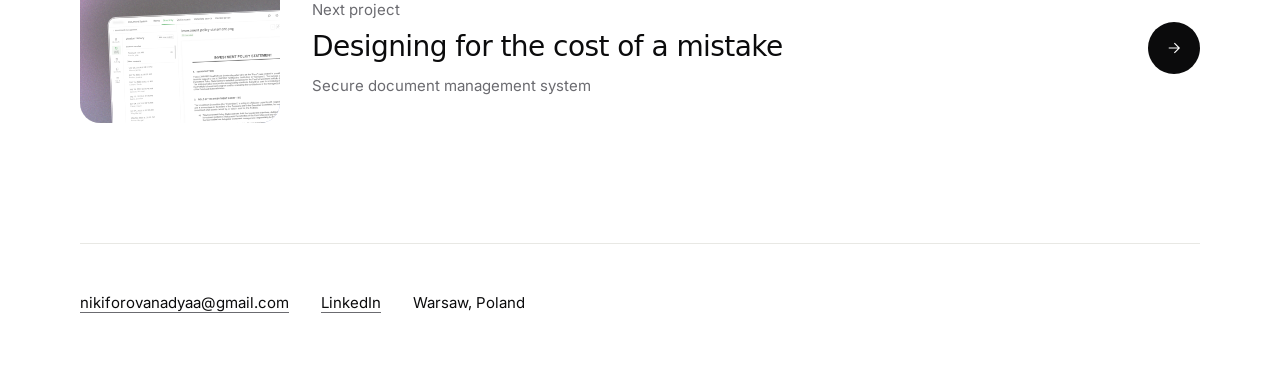
<file: work/healthcare-ai.html>
<!DOCTYPE html>
<html lang="en">
<head>
<meta charset="utf-8">
<meta name="viewport" content="width=device-width, initial-scale=1">
<meta name="robots" content="noindex, nofollow">
<title>Two weeks to a working answer, Nadiia Nikiforova</title>
<meta name="description" content="AI support for hiring approvals in healthcare. Sole designer, 2 weeks.">

<link rel="preconnect" href="https://fonts.googleapis.com">
<link rel="preconnect" href="https://fonts.gstatic.com" crossorigin>
<link rel="preconnect" href="https://api.fontshare.com" crossorigin>
<link rel="stylesheet" href="https://api.fontshare.com/v2/css?f%5B%5D=general-sans@400,500,600&display=swap">
<link rel="stylesheet" href="https://fonts.googleapis.com/css2?family=Inter:wght@400&display=swap">
<link rel="stylesheet" href="../styles.css">
</head>
<body>

<a class="skip-link" href="#main">Skip to content</a>

<div class="shell">

  <header class="site-header">
    <a class="site-header__name" href="../index.html">Nadiia Nikiforova</a>
    <nav class="site-nav" aria-label="Primary">
      <ul>
        <li><a href="../index.html#work">Work</a></li>
        <li><a href="../index.html#about">About</a></li>
        <li><a href="../index.html#contact">Contact</a></li>
      </ul>
    </nav>
  </header>

  <main id="main">

    <!-- 1. Gradient header ------------------------------------------------ -->
    <div class="case-hero case-hero--healthcare case-hero--art" data-liquid="#7B98D6 #C4C4F4 #F2BEDA #DB7F9C #F3E9FA">
      <img class="case-hero__bg" src="../images/healthcare-header-cover.png" alt="Soft grainy gradient in pink, lilac and blue.">
      <h1>Two weeks to a working answer</h1>
      <p class="case-hero__summary">AI support for hiring approvals in healthcare</p>
      <div class="case-hero__shot case-hero__shot--image">
        <img src="../images/healthcare-split-screen.png" alt="The split screen: the assistant's conversation on the left, the candidate's full record with checks and documents on the right.">
      </div>
    </div>

    <!-- 2. Decision block -------------------------------------------------- -->
    <dl class="decision">
      <div>
        <dt class="mono">Constraint</dt>
        <dd>A fixed two-week deadline and a problem nobody had defined: the client knew hiring was slow but not why. An AI chat tool already existed, but people had stopped using it.</dd>
      </div>
      <div>
        <dt class="mono">Decision</dt>
        <dd>Split the screen: the conversation on one side and the candidates on the other, kept in sync both ways.</dd>
      </div>
      <div>
        <dt class="mono">Trade-off</dt>
        <dd>Keeping the full candidate card on screen takes space and gives people two ways to reach the same information. I accepted that so people could check the AI instead of trusting it blindly.</dd>
      </div>
    </dl>

    <!-- 3. Summary table --------------------------------------------------- -->
    <dl class="summary">
      <div class="summary__fact">
        <dt class="mono">Role</dt>
        <dd>Sole designer, working with 2 business analysts</dd>
      </div>
      <div class="summary__fact">
        <dt class="mono">Timeframe</dt>
        <dd>2 weeks</dd>
      </div>
      <div class="summary__fact">
        <dt class="mono">Context</dt>
        <dd>Hiring process for a healthcare organisation</dd>
      </div>
      <div class="summary__outcome">
        <dt class="mono">Outcome</dt>
        <dd>A working, clickable AI approval tool. 17 steps with 6 HR touchpoints became 4 steps with 1. Stakeholders responded well and asked for a next phase.</dd>
      </div>
    </dl>

    <!-- 4. Body ------------------------------------------------------------ -->
    <div class="case-body">

      <section class="case-section">
        <h2>The situation</h2>
        <p>A healthcare organisation told us their hiring process was broken, but they didn't know why. It turned out the process took too long and candidates were dropping out halfway through. There was no research, no documentation, no requirements and no access to the people doing the work, and the deadline was fixed. I was the only designer, and I had never worked in healthcare before.</p>
      </section>

      <section class="case-section">
        <h2>Finding the real problem</h2>
        <p>Since nobody had defined the problem, I spent the first week on research.</p>
        <p>With two business analysts, I looked at it on three levels: how onboarding works in general, how it works in healthcare, and how it worked at this company. I also looked at the organisation itself: what it cared about, which systems it used and which vendors it already worked with.</p>
        <p>Then we mapped how approvals actually happened. Between sending a job offer and confirming the hire there were 17 steps, and 6 of them needed HR.</p>

        <figure>
          <img src="../images/healthcare-workflow-map.png" alt="Before and after the redesign. Above, seventeen steps in a single chain with six marked as HR interactions. Below, four steps with one HR interaction, and a loop returning a candidate to the queue.">
          <figcaption class="mono">Top: the old flow, 17 steps, 6 of them with HR. Bottom: the new one, 4 steps and 1.</figcaption>
        </figure>

        <p>The number of steps was only part of the story. The bigger finding was about the HR Generalist, the person who makes the final call on each hire. To decide on one candidate, they had to collect information from four places: the applicant tracking system, a third-party portal, the health clearance system and an email thread. Most of the time they were deciding without the full picture.</p>
        <p>Together the three of us found nine separate problems. In the second week I worked out which of them design could solve and what the interface needed to do about each one, and I made the design decisions from there. These problems shaped the product most:</p>
        <ul>
          <li><strong>Nothing showed what was urgent.</strong> A nurse starting in three days sat in the same list as one starting next month. Generalists worked from the top down, so the most urgent candidates often waited the longest.</li>
          <li><strong>Small issues looked the same as blockers.</strong> "Cleared with conditions" put everything in one bucket. A pending TB result, which doesn't stop someone from starting, looked exactly like an issue that does. Generalists couldn't tell who was safe to approve.</li>
          <li><strong>They could see status, but not timing.</strong> Generalists knew what was still pending but not when it would be done. They often found out a candidate wouldn't clear in time when it was already too late.</li>
          <li><strong>Systems disagreed without saying so.</strong> Data came from four systems, each updating on its own schedule. When two of them had different values, the interface showed one and gave no hint there was a conflict.</li>
          <li><strong>No record of who did what.</strong> When a start date fell through, there was no log of who did what and when. The Generalist took the blame without the information to explain what happened.</li>
          <li><strong>The existing chat tool was too slow.</strong> The company already had a chat tool that suggested next steps and listed who still needed to approve. But with twenty candidates to review in a morning, nobody had time for a back-and-forth about each one. Opening the source systems was faster, so people went back to switching between tabs.</li>
          <li><strong>Returned candidates started from scratch.</strong> When a candidate came back after fixing something, the Generalist had to read the whole file again to find what had changed, and sometimes asked about things that were already sorted.</li>
        </ul>

        <p class="callout">This gave me a clear goal. <strong>When the Generalist needs to decide, everything they need should be in one place, and anything unusual should stand out.</strong></p>
      </section>

      <section class="case-section">
        <h2>Decision 1: Who the AI should help</h2>
        <p>AI could help in two places.</p>
        <p>On the candidate side, it could read documents and fill in forms automatically, warn people about wrong file types or expired certificates, and guide them through the forms. That would improve what came in.</p>
        <p>On the Generalist side, it could sort the queue by urgency, summarise how ready each candidate was, flag anything unusual and show what had changed since the last review.</p>
        <p>I chose the Generalist side. Better submissions would help, but that wasn't where the process got stuck. The delay happened at the decision, where one person had to pull information from four systems before they could act. Cleaner submissions would have made the decision just as hard to make.</p>
      </section>

      <section class="case-section">
        <h2>Decision 2: A split screen</h2>
        <p>For an AI project like this, the obvious thing to build is a chat window. I didn't, and the whole product depends on that choice.</p>
        <p>A chat-only tool makes the Generalist ask for everything, even things they could see faster just by looking. That's exactly why the existing tool wasn't being used. A classic list view has the opposite problem: people have to filter twenty candidates themselves every morning, which is the work they wanted to get rid of.</p>
        <p>So I split the screen. The conversation is on the left, the candidates are on the right, and the two stay in sync.</p>

        <figure>
          <img src="../images/healthcare-split-screen.png" alt="The split screen: the assistant's conversation on the left, the candidate's full record with checks and documents on the right.">
          <figcaption class="mono">The conversation on the left, the candidate's full record on the right. An action on one side updates the other.</figcaption>
        </figure>

        <p>If you ask "Who is most urgent?", the list on the right filters to that candidate straight away, and the filter appears as a chip you can remove. The answer changes what you see, instead of only giving you text to read. It also works the other way: open a candidate's card yourself and the assistant switches to that person, with a tag in the input showing who your next question is about.</p>
        <p>We kept one rule in mind throughout the project:</p>

        <p class="callout"><strong>If using the AI takes more effort than working without it, people will stop using it. That's a design problem, not a training problem.</strong></p>

        <p>A chat that made people type out what they wanted, when they could just click, would have failed on day one.</p>
        <p>There was a trade-off. Keeping the full candidate card always on screen means admitting the assistant might not be enough by itself. It takes space and gives people two ways to reach the same information. I accepted that because this is a hiring decision with compliance risk, and people shouldn't have to trust a summary they can't check. It also gave me a way to see whether the assistant was doing its job, which I explain in the metrics below.</p>
      </section>

      <section class="case-section">
        <h2>Decision 3: Helping people know what to ask</h2>
        <p>Chat tools often lose people at the empty text field. They open it, can't think of what to type, and go back to the old way.</p>
        <p>I solved this in three ways:</p>
        <ul>
          <li><strong>Suggested questions on the first screen.</strong> "Who is 100% ready?", "Who starts sooner?", "Who is most urgent?" These are the three questions Generalists actually open the tool for.</li>
          <li><strong>Every answer suggests a next step.</strong> After listing what's still missing, the assistant asks: "Would you like to see the full checklist or contact their recruiter?" The person doesn't have to figure out what to do next.</li>
          <li><strong>Quick actions above the input</strong> for routine checks: show checks, screening results, start date.</li>
        </ul>

        <figure>
          <img src="../images/healthcare-empty-state.png" alt="The assistant's opening state: three suggested questions across the bottom of the conversation panel, quick actions above the input, and the candidate gallery already populated on the right.">
          <figcaption class="mono">Three suggested questions instead of an empty field, and the candidate list already filled in, so the first step is a click instead of typing.</figcaption>
        </figure>

        <p>Generalists make decisions right in the conversation: Approve, Request clarification or Withdraw candidate. It takes one click, with no chain of confirmation screens.</p>
        <p>Two more things work in the background, and each one solves a problem from the research. Every action is logged with who did it, when, and under which version of the rules. If a start date falls through, you can trace why, and the Generalist doesn't carry the blame alone. And when a candidate comes back after a fix, the assistant opens with a three-line summary of what changed since the last review. Each line links to the field in question, so nobody has to reread the whole file.</p>
        <p>Together, these decisions brought the flow down to 4 steps and 1 HR touchpoint, from 17 and 6.</p>
      </section>

      <section class="case-section">
        <h2>Building it</h2>
        <p>Design and build happened in week two. I used:</p>
        <ul>
          <li><strong>Gemini Deep Research</strong> for the three levels of research</li>
          <li><strong>FigJam</strong> for flows, the problem analysis and prioritising features</li>
          <li><strong>v0</strong> for the interactive build</li>
        </ul>
        <p>I hadn't used v0 before. I learned it during those two weeks, because a static prototype can't show how talking to an AI actually feels.</p>
        <p>The result was a working product you could click through.</p>
      </section>

    </div>

    <!-- 5. Metrics disclosure ---------------------------------------------- -->
    <details class="metrics">
      <summary>
        <span class="metrics__label">What it was designed to change</span>
        <span class="mono metrics__hint"></span>
      </summary>
      <div class="metrics__body prose">
        <p>With AI features it's tempting to measure how much people use the chat. That wouldn't have told me much. I wanted to know whether people made decisions faster and felt more confident about them.</p>
        <ul>
          <li><strong>Time to decision,</strong> from opening a candidate to taking action. This is the main number.</li>
          <li><strong>How often people open the full card before deciding.</strong> This shows trust. If Generalists kept opening it every time, the assistant wasn't giving them enough. The split screen made this visible.</li>
          <li><strong>How often people ask for help.</strong> Every "Request clarification" or "Contact recruiter" points to a specific missing piece of information for a specific candidate, so these buttons also showed where the gaps were.</li>
          <li><strong>Candidates processed per Generalist per day.</strong> This is the overall goal, because it connects to time to hire, which leadership actually tracks.</li>
        </ul>
      </div>
    </details>

    <!-- 6. Outcome and limits ---------------------------------------------- -->
    <section class="case-close">
      <h2>Outcome</h2>
      <p>This was real client work on a fixed two-week deadline, and the date couldn't move. The team was picked for it on purpose: it needed people who could work at that pace and handle the pressure. In those two weeks we researched an unfamiliar domain and found the real problem, and I designed and built a working product in the second week.</p>
      <p>We presented it to stakeholders. They responded well and asked to move on to a next phase.</p>
      <p>A sprint this short didn't include time with real Generalists, so the research was desk research and domain analysis. The next step would have been usability testing with them, starting with how they ask questions in their own words.</p>

      <blockquote class="quote">
        <p>You put not just your hands into this work, but your soul. Your research was the foundation, and the working prototype… it didn’t just ‘work’: it showed everyone that we can do almost the impossible in such a short time! When you see something you created resonate deeply with people, that’s not a coincidence. That’s you.</p>
        <footer class="mono">Mariia, Business Analyst</footer>
      </blockquote>

      <blockquote class="quote">
        <p>Joining in on the thanks!! You guys are awesome. I was really glad to join this project. At first, things were moving a bit slowly, but then everything started to take shape, and it really turned into an amazing product. A big thank you to Nadia for all this beautiful magic that people can actually click through and interact with!</p>
        <footer class="mono">Vadym, Business Analyst</footer>
      </blockquote>
    </section>

    <!-- 7. Next project ----------------------------------------------------- -->
    <a class="next-project" href="document-management.html">
      <span class="next-project__thumb" aria-hidden="true">
        <img class="next-project__cover" src="../images/documents-card-cover.png" alt="">
        <img class="next-project__shot" src="../images/documents-document-page.png" alt="">
      </span>
      <span class="next-project__body">
        <span class="mono">Next project</span>
        <span class="next-project__title">Designing for the cost of a mistake</span>
        <span class="next-project__eyebrow">Secure document management system</span>
      </span>
      <span class="next-project__arrow" aria-hidden="true">
        <svg viewBox="0 0 24 24" width="18" height="18" fill="none" stroke="currentColor" stroke-width="1.5">
          <path d="M5 12h13M12.5 5.5 19 12l-6.5 6.5"/>
        </svg>
      </span>
    </a>

  </main>

  <footer class="site-footer" id="contact">
    <ul>
      <li class="mono"><a href="mailto:nikiforovanadyaa@gmail.com">nikiforovanadyaa@gmail.com</a></li>
      <li class="mono"><a href="https://www.linkedin.com/in/nikiforovanadya" rel="me noopener">LinkedIn</a></li>
      <li class="mono">Warsaw, Poland</li>
    </ul>
  </footer>

</div>

<script src="../liquid-fluid.js" defer></script>
</body>
</html>
</file>
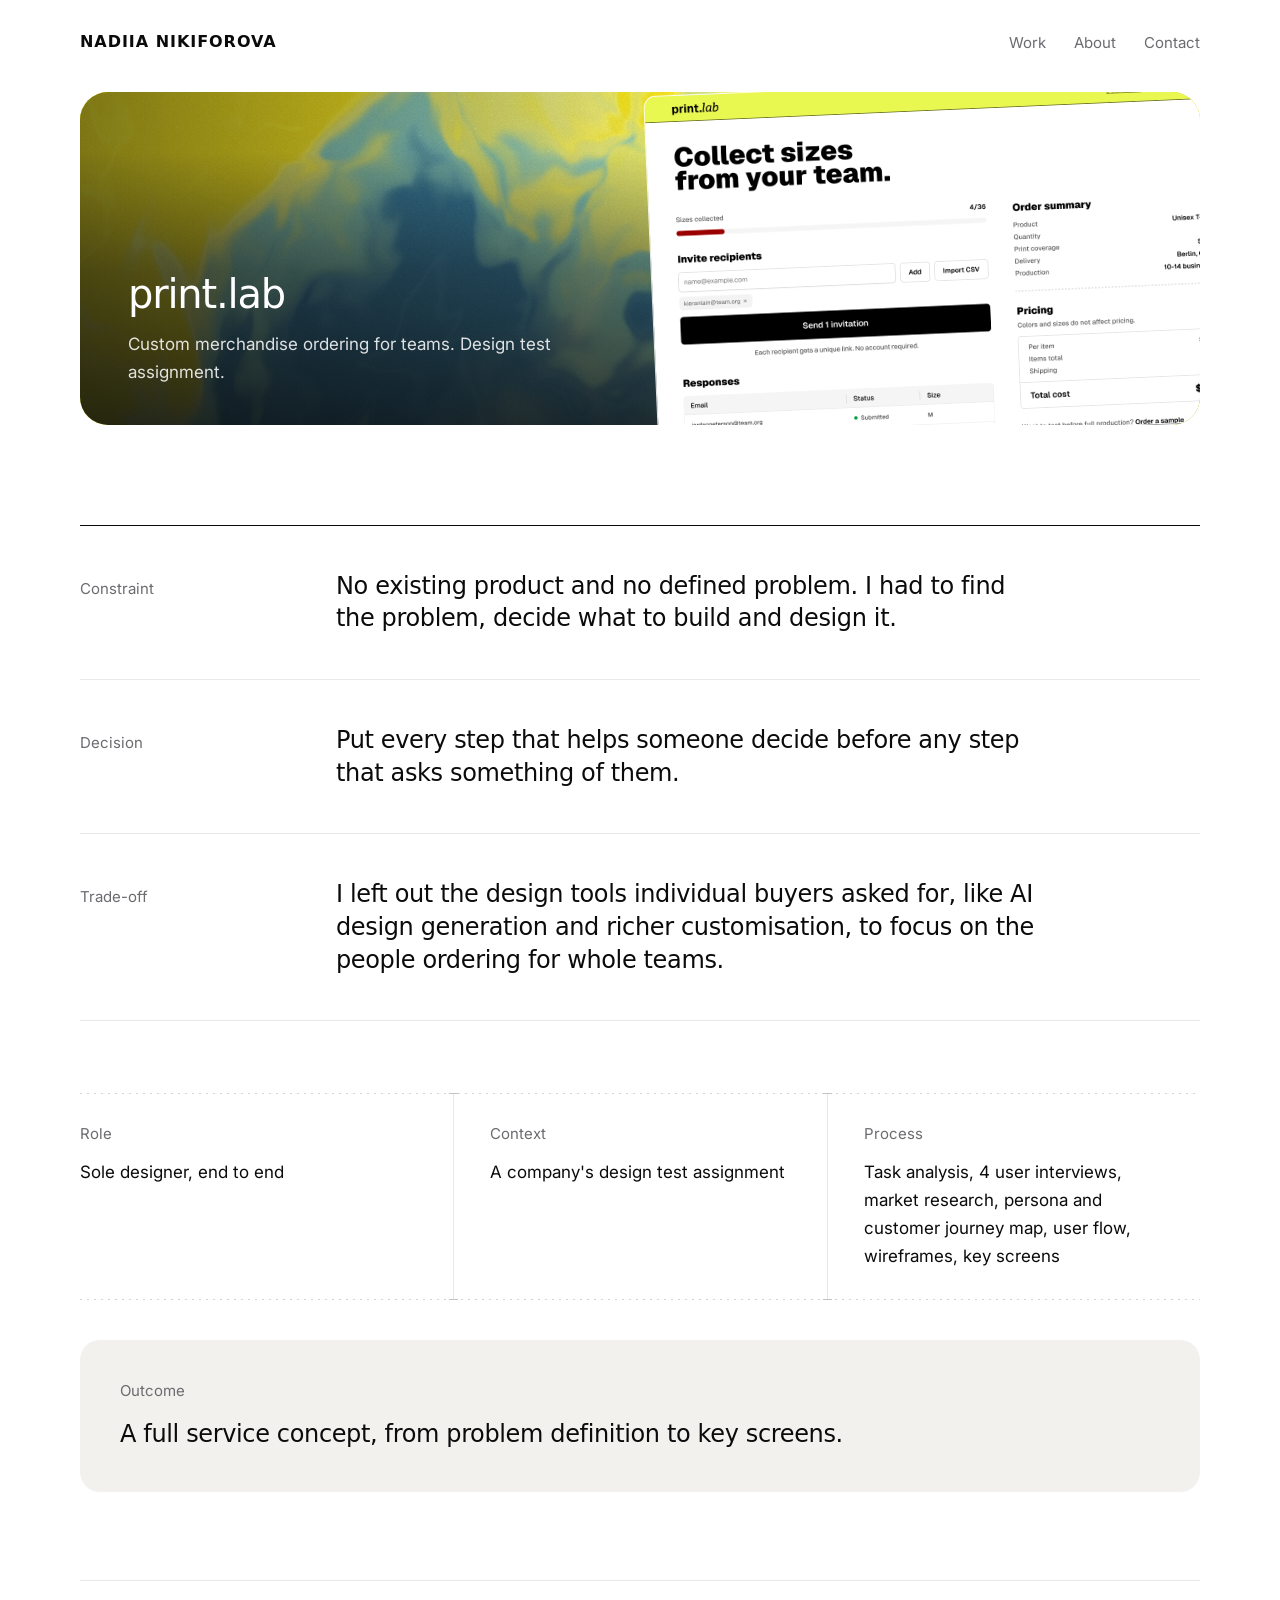
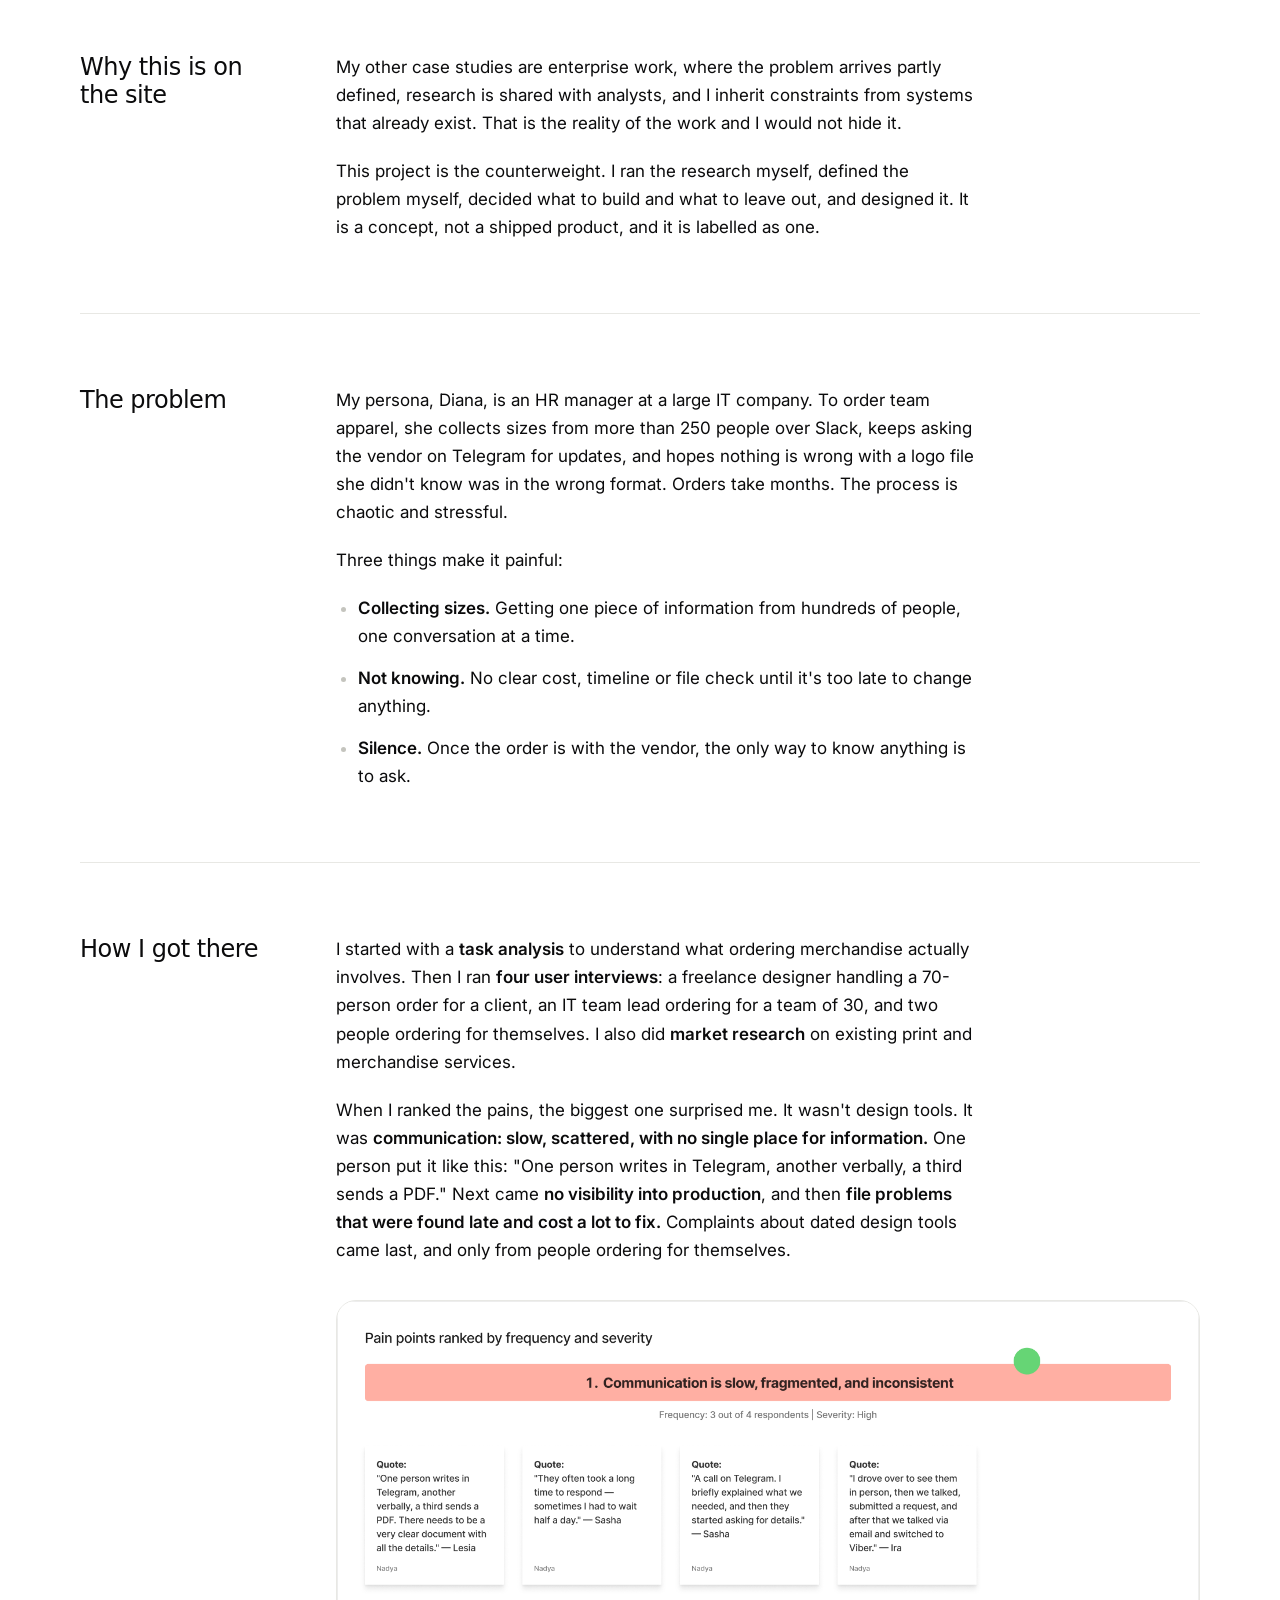
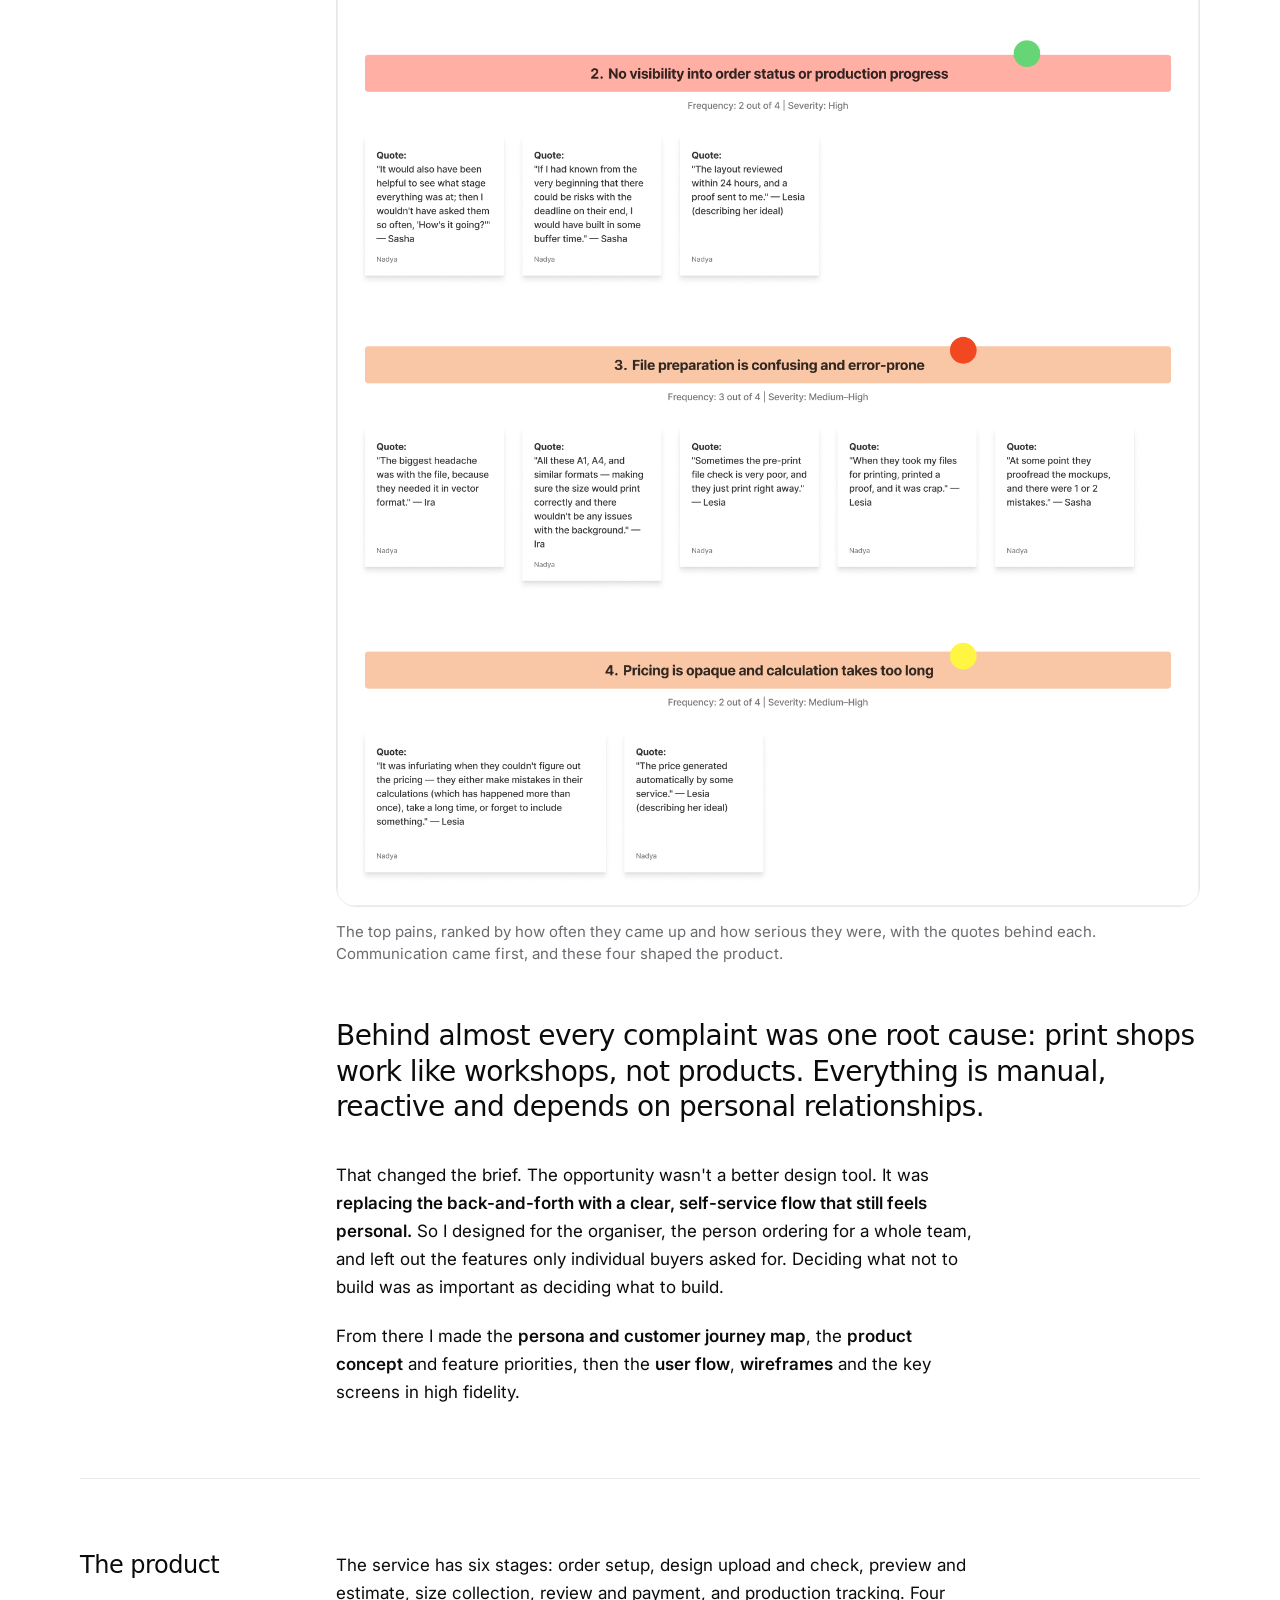
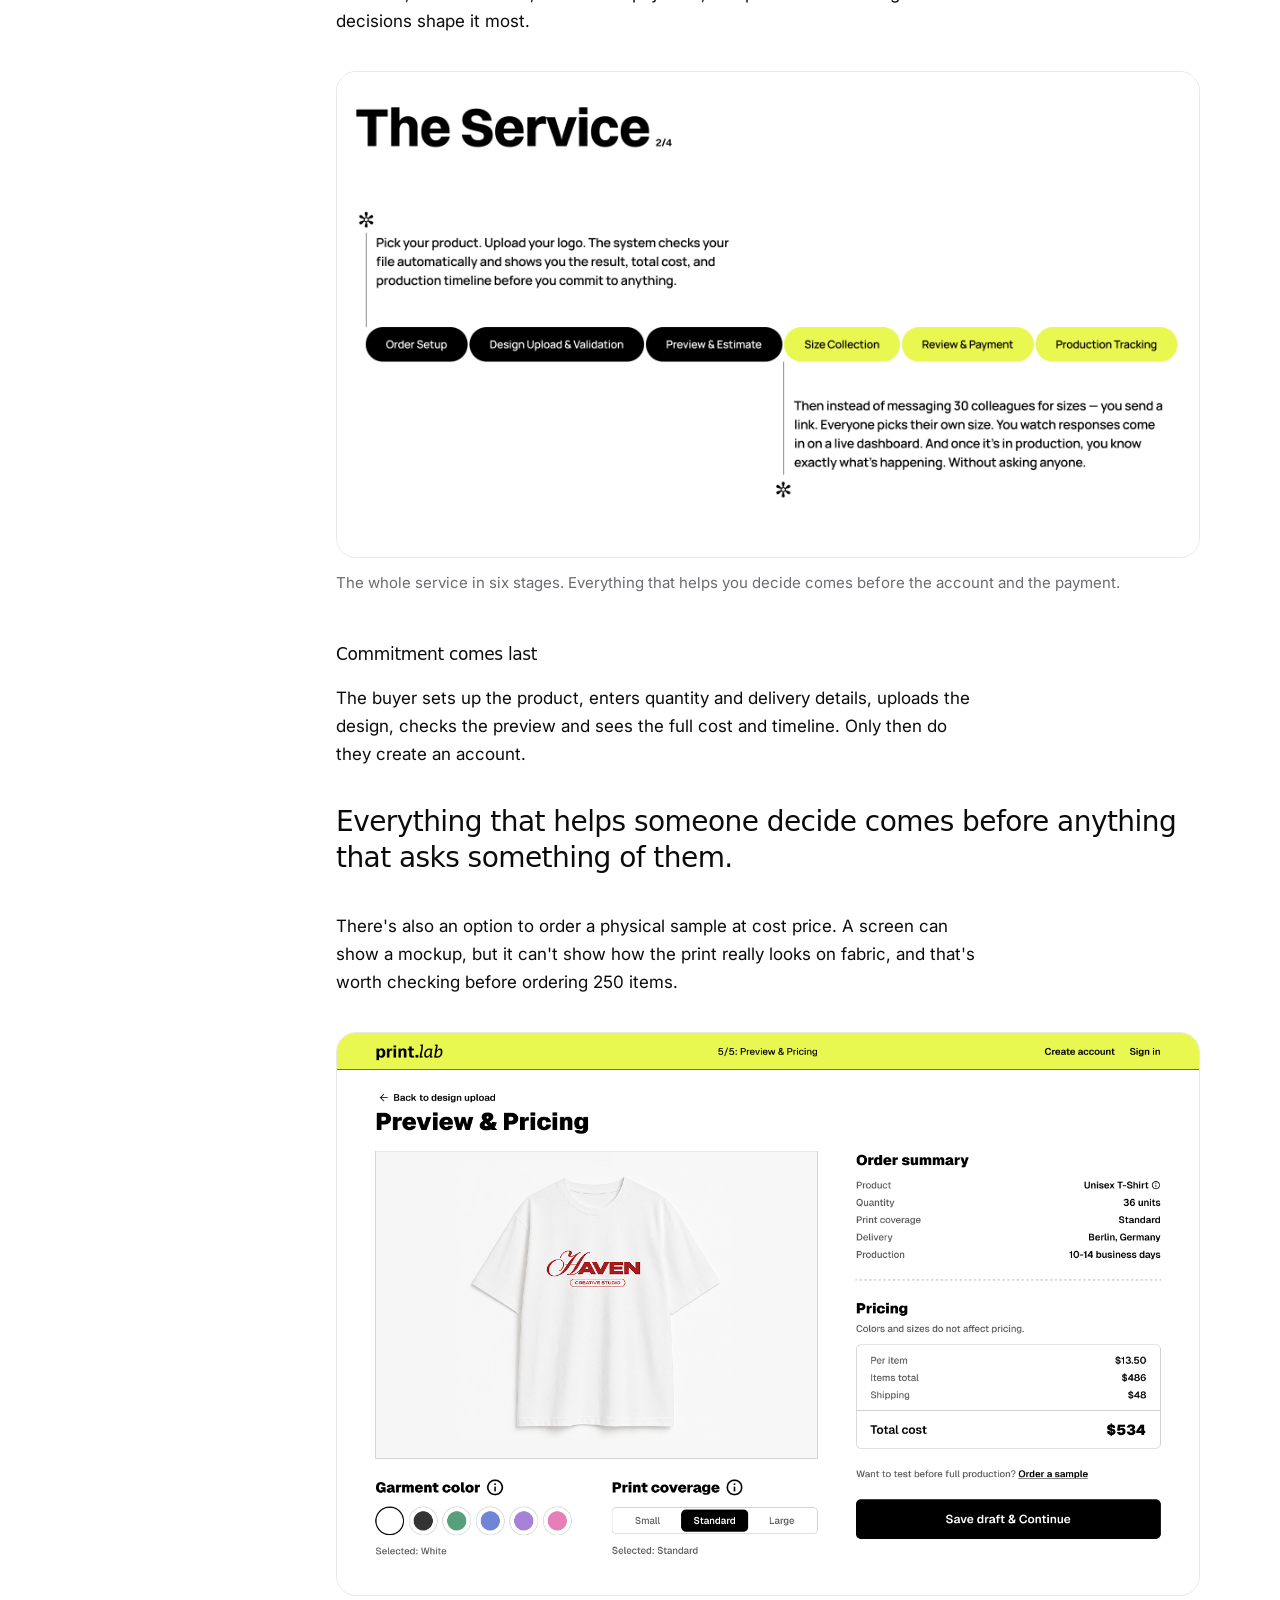
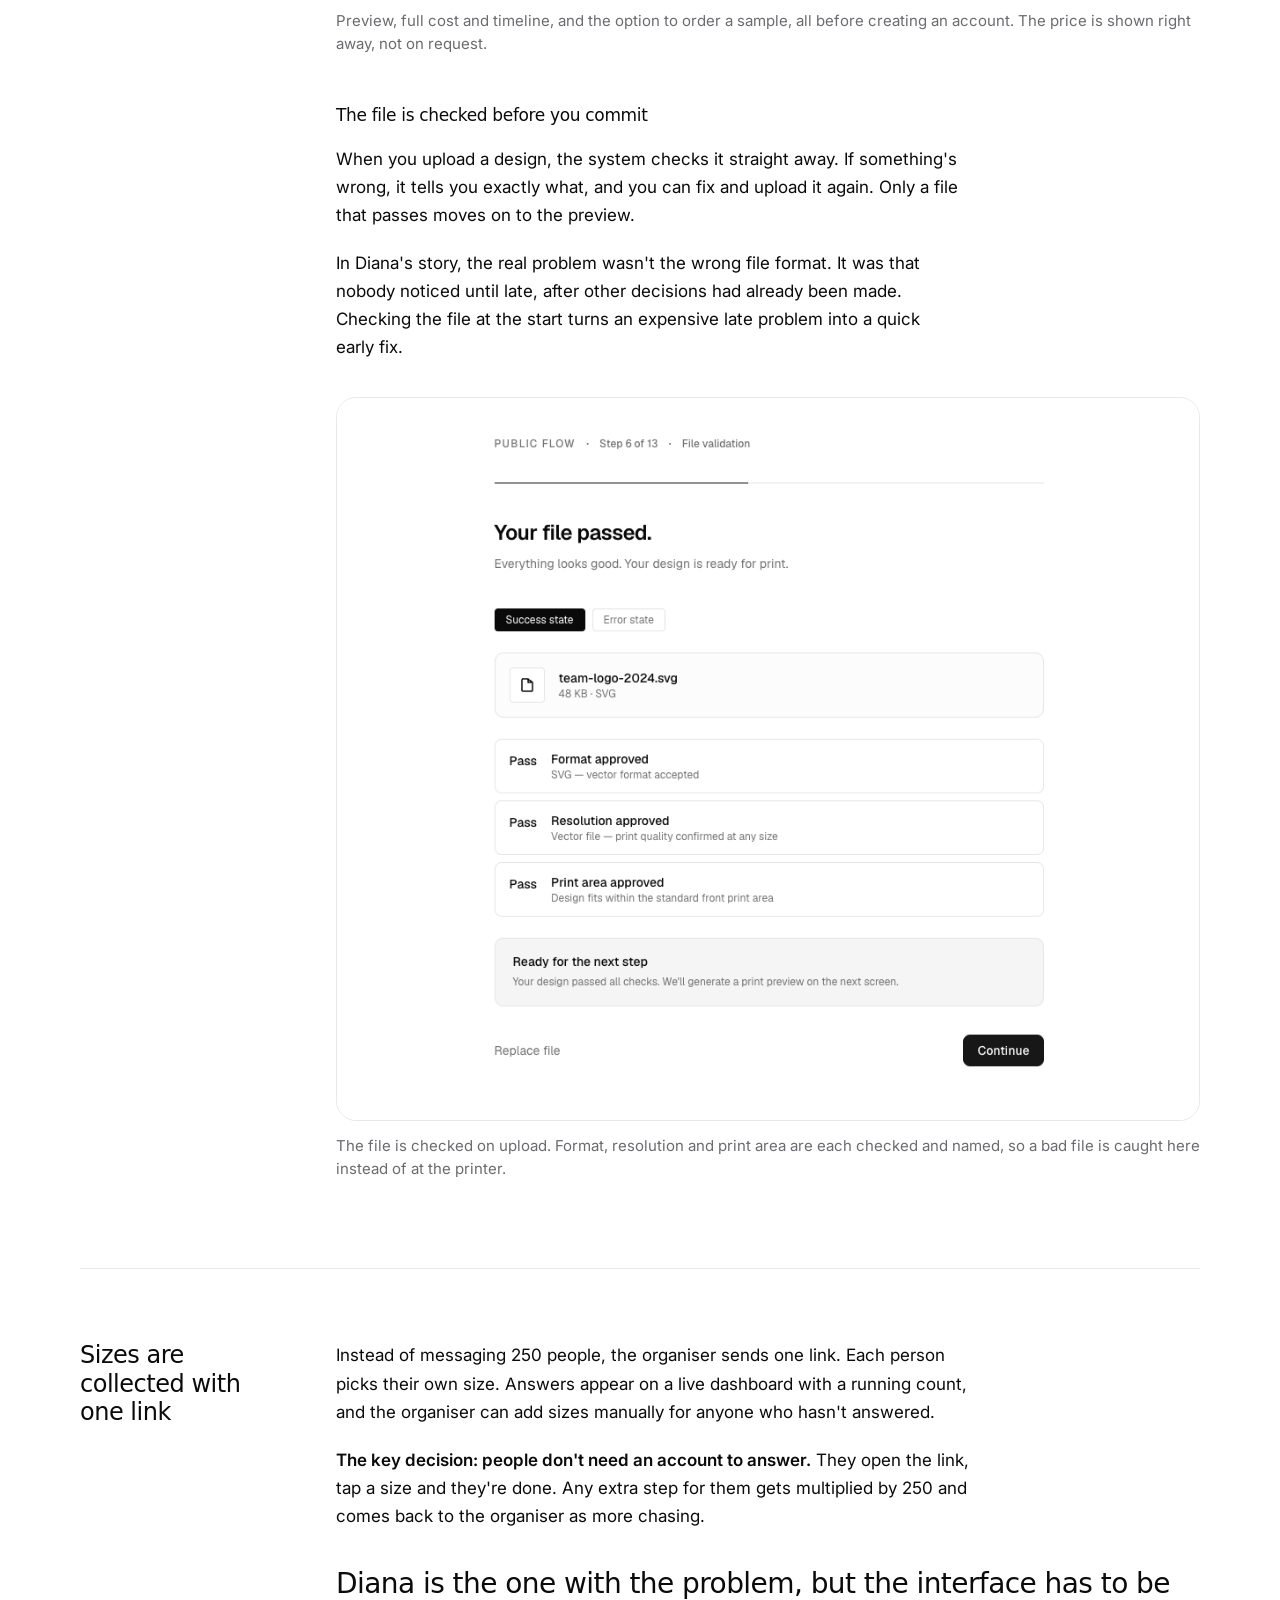
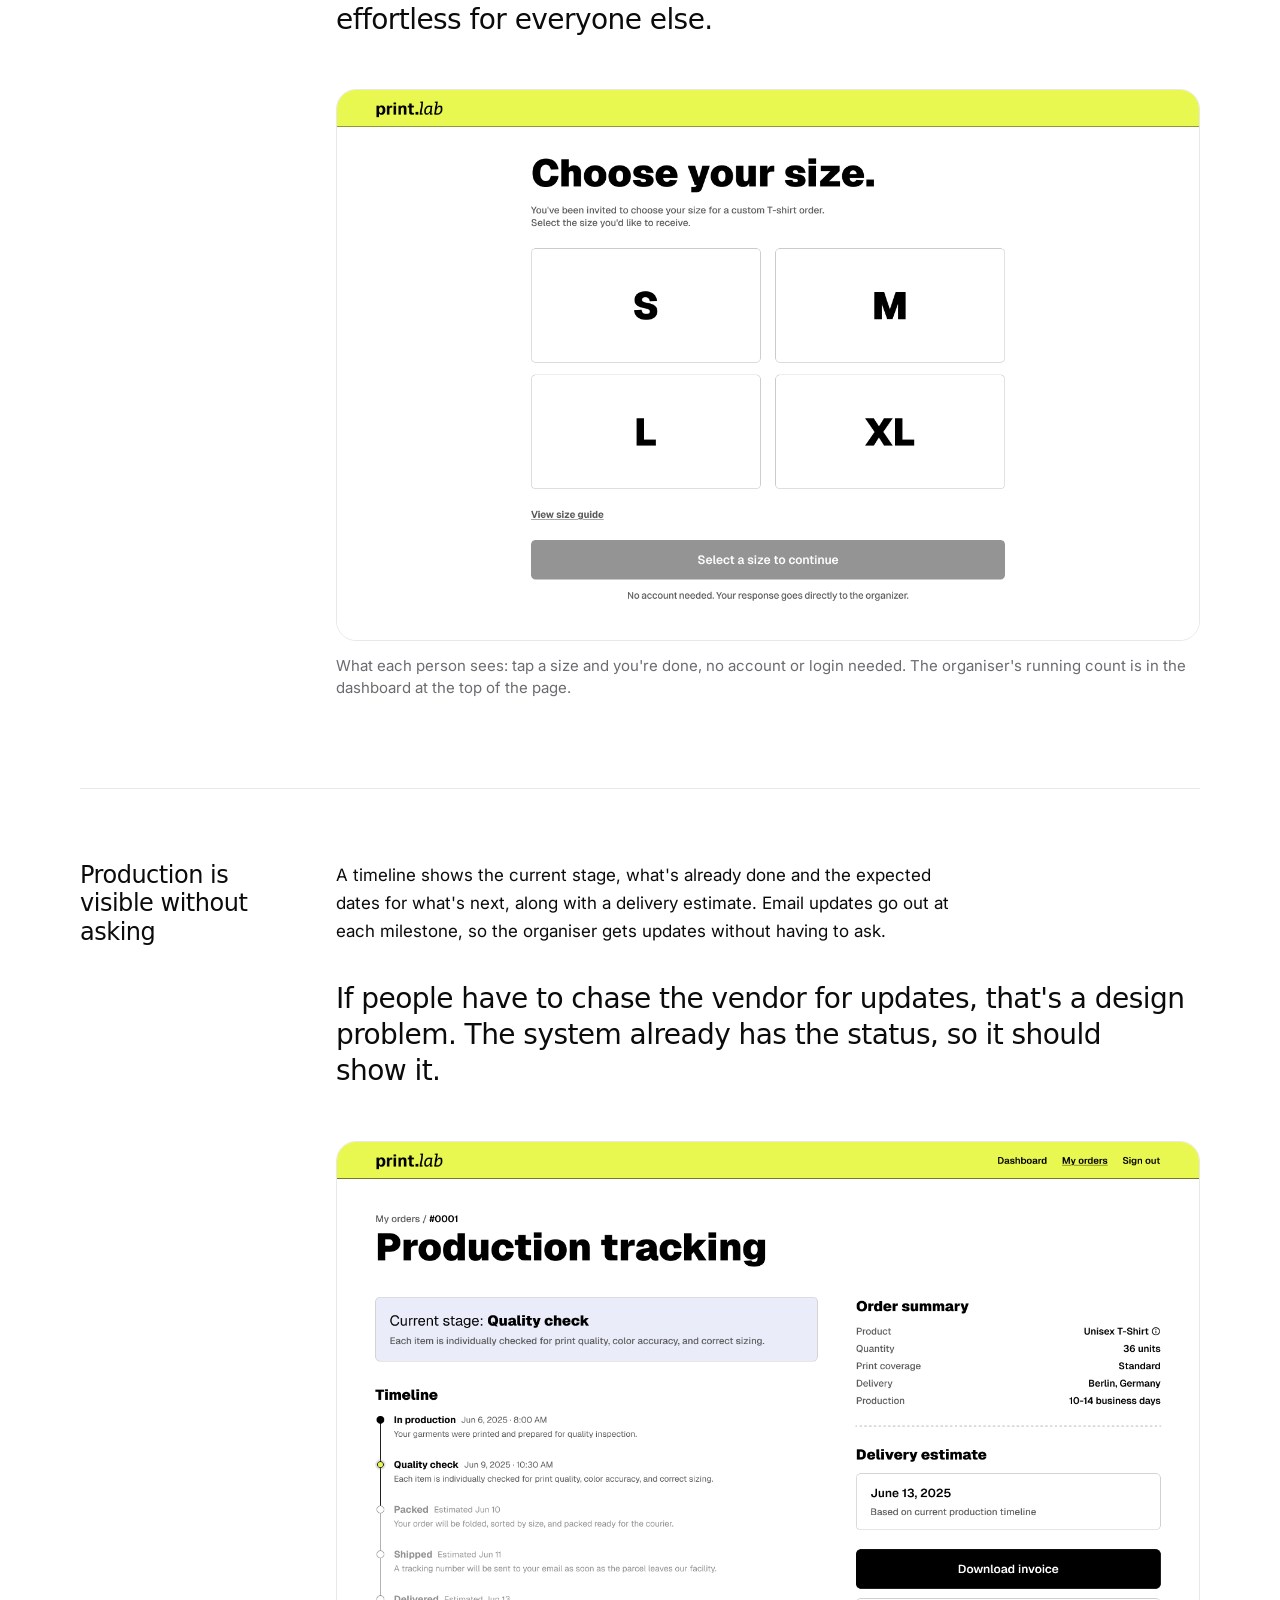
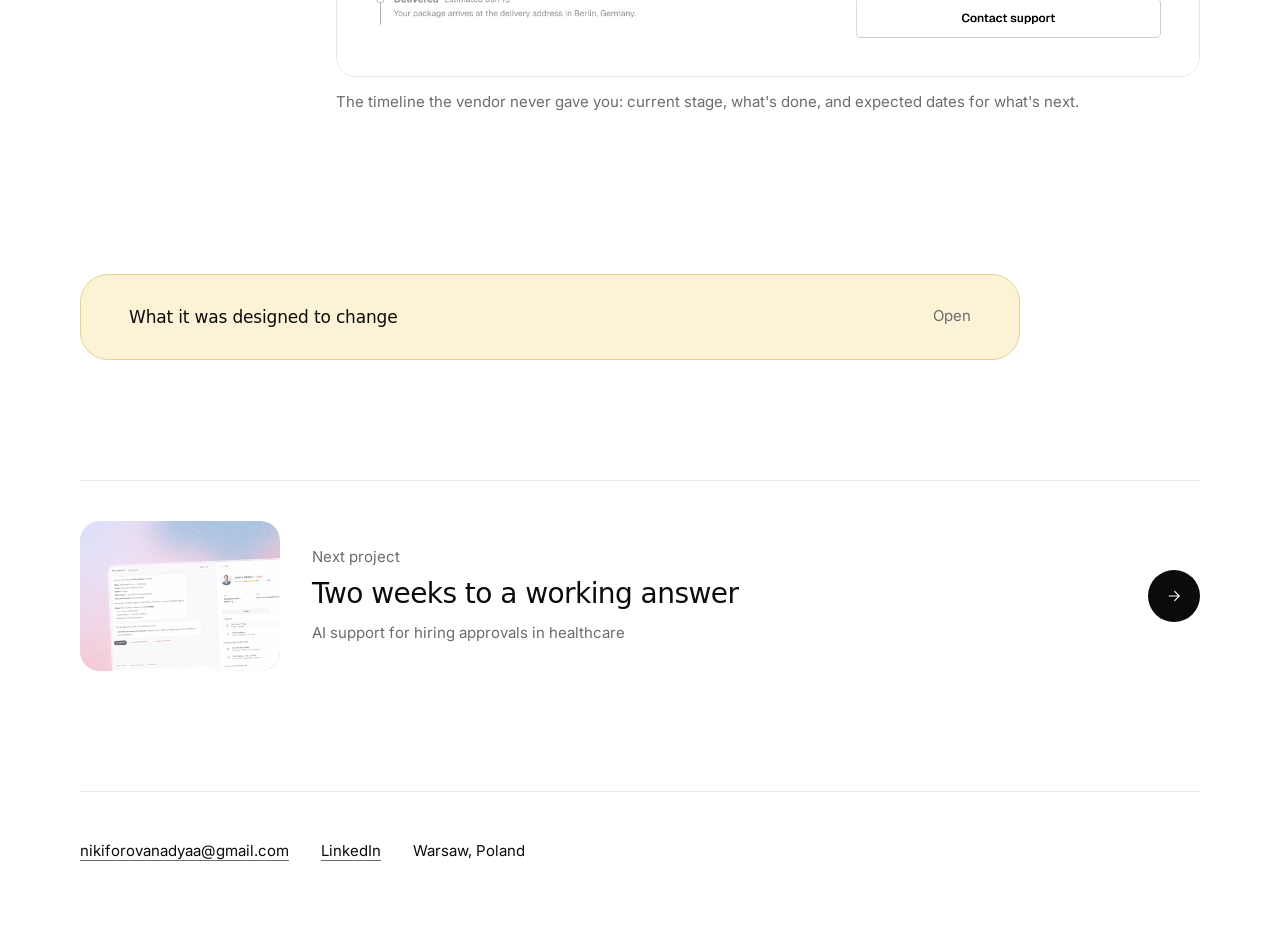
<file: work/printlab.html>
<!DOCTYPE html>
<html lang="en">
<head>
<meta charset="utf-8">
<meta name="viewport" content="width=device-width, initial-scale=1">
<title>print.lab, Nadiia Nikiforova</title>
<meta name="description" content="Custom merchandise ordering for teams. Design test assignment.">

<link rel="preconnect" href="https://fonts.googleapis.com">
<link rel="preconnect" href="https://fonts.gstatic.com" crossorigin>
<link rel="preconnect" href="https://api.fontshare.com" crossorigin>
<link rel="stylesheet" href="https://api.fontshare.com/v2/css?f%5B%5D=general-sans@400,500,600&display=swap">
<link rel="stylesheet" href="https://fonts.googleapis.com/css2?family=Inter:wght@400&display=swap">
<link rel="stylesheet" href="../styles.css">
</head>
<body>

<a class="skip-link" href="#main">Skip to content</a>

<div class="shell">

  <header class="site-header">
    <a class="site-header__name" href="../index.html">Nadiia Nikiforova</a>
    <nav class="site-nav" aria-label="Primary">
      <ul>
        <li><a href="../index.html#work">Work</a></li>
        <li><a href="../index.html#about">About</a></li>
        <li><a href="../index.html#contact">Contact</a></li>
      </ul>
    </nav>
  </header>

  <main id="main">

    <!-- 1. Gradient header ------------------------------------------------ -->
    <div class="case-hero case-hero--printlab case-hero--art" data-liquid="#FDEB1F #E9EC70 #8CCDB8 #3F86A8 #FFF9B0">
      <img class="case-hero__bg" src="../images/printlab-header-cover.png" alt="Soft grainy gradient in yellow and warm coral.">
      <h1>print.lab</h1>
      <p class="case-hero__summary">Custom merchandise ordering for teams. Design test assignment.</p>
      <div class="case-hero__shot case-hero__shot--image">
        <img src="../images/printlab-collect-sizes.png" alt="The organiser's size-collection dashboard: a running count of sizes collected, an invite list, per-recipient statuses, and an order summary with live pricing beside it.">
      </div>
    </div>

    <!-- 2. Decision block -------------------------------------------------- -->
    <dl class="decision">
      <div>
        <dt class="mono">Constraint</dt>
        <dd>No existing product and no defined problem. I had to find the problem, decide what to build and design it.</dd>
      </div>
      <div>
        <dt class="mono">Decision</dt>
        <dd>Put every step that helps someone decide before any step that asks something of them.</dd>
      </div>
      <div>
        <dt class="mono">Trade-off</dt>
        <dd>I left out the design tools individual buyers asked for, like AI design generation and richer customisation, to focus on the people ordering for whole teams.</dd>
      </div>
    </dl>

    <!-- 3. Summary --------------------------------------------------------- -->
    <dl class="summary">
      <div class="summary__fact">
        <dt class="mono">Role</dt>
        <dd>Sole designer, end to end</dd>
      </div>
      <div class="summary__fact">
        <dt class="mono">Context</dt>
        <dd>A company's design test assignment</dd>
      </div>
      <div class="summary__fact">
        <dt class="mono">Process</dt>
        <dd>Task analysis, 4 user interviews, market research, persona and customer journey map, user flow, wireframes, key screens</dd>
      </div>
      <div class="summary__outcome">
        <dt class="mono">Outcome</dt>
        <dd>A full service concept, from problem definition to key screens.</dd>
      </div>
    </dl>

    <!-- 4. Body ------------------------------------------------------------ -->
    <div class="case-body">

      <section class="case-section">
        <h2>Why this is on the site</h2>
        <p>My other case studies are enterprise work, where the problem arrives partly defined, research is shared with analysts, and I inherit constraints from systems that already exist. That is the reality of the work and I would not hide it.</p>
        <p>This project is the counterweight. I ran the research myself, defined the problem myself, decided what to build and what to leave out, and designed it. It is a concept, not a shipped product, and it is labelled as one.</p>
      </section>

      <section class="case-section">
        <h2>The problem</h2>
        <p>My persona, Diana, is an HR manager at a large IT company. To order team apparel, she collects sizes from more than 250 people over Slack, keeps asking the vendor on Telegram for updates, and hopes nothing is wrong with a logo file she didn't know was in the wrong format. Orders take months. The process is chaotic and stressful.</p>
        <p>Three things make it painful:</p>
        <ul>
          <li><strong>Collecting sizes.</strong> Getting one piece of information from hundreds of people, one conversation at a time.</li>
          <li><strong>Not knowing.</strong> No clear cost, timeline or file check until it's too late to change anything.</li>
          <li><strong>Silence.</strong> Once the order is with the vendor, the only way to know anything is to ask.</li>
        </ul>
      </section>

      <section class="case-section">
        <h2>How I got there</h2>
        <p>I started with a <strong>task analysis</strong> to understand what ordering merchandise actually involves. Then I ran <strong>four user interviews</strong>: a freelance designer handling a 70-person order for a client, an IT team lead ordering for a team of 30, and two people ordering for themselves. I also did <strong>market research</strong> on existing print and merchandise services.</p>
        <p>When I ranked the pains, the biggest one surprised me. It wasn't design tools. It was <strong>communication: slow, scattered, with no single place for information.</strong> One person put it like this: "One person writes in Telegram, another verbally, a third sends a PDF." Next came <strong>no visibility into production</strong>, and then <strong>file problems that were found late and cost a lot to fix.</strong> Complaints about dated design tools came last, and only from people ordering for themselves.</p>

        <figure>
          <img src="../images/printlab-research-pains.png" alt="A research board titled Pain points ranked by frequency and severity: eight pains from Communication is slow and fragmented down to Customization is too limited, each with a frequency and severity rating and supporting interview quotes.">
          <figcaption class="mono">The top pains, ranked by how often they came up and how serious they were, with the quotes behind each. Communication came first, and these four shaped the product.</figcaption>
        </figure>

        <p class="callout">Behind almost every complaint was one root cause: print shops work like workshops, not products. Everything is manual, reactive and depends on personal relationships.</p>

        <p>That changed the brief. The opportunity wasn't a better design tool. It was <strong>replacing the back-and-forth with a clear, self-service flow that still feels personal.</strong> So I designed for the organiser, the person ordering for a whole team, and left out the features only individual buyers asked for. Deciding what not to build was as important as deciding what to build.</p>

        <p>From there I made the <strong>persona and customer journey map</strong>, the <strong>product concept</strong> and feature priorities, then the <strong>user flow</strong>, <strong>wireframes</strong> and the key screens in high fidelity.</p>
      </section>

      <section class="case-section">
        <h2>The product</h2>
        <p>The service has six stages: order setup, design upload and check, preview and estimate, size collection, review and payment, and production tracking. Four decisions shape it most.</p>

        <figure>
          <img src="../images/printlab-service-overview.png" alt="The six-stage flow shown as a row of pills: Order Setup, Design Upload and Validation, Preview and Estimate, Size Collection, Review and Payment, Production Tracking.">
          <figcaption class="mono">The whole service in six stages. Everything that helps you decide comes before the account and the payment.</figcaption>
        </figure>

        <h3>Commitment comes last</h3>
        <p>The buyer sets up the product, enters quantity and delivery details, uploads the design, checks the preview and sees the full cost and timeline. Only then do they create an account.</p>
        <p class="callout">Everything that helps someone decide comes before anything that asks something of them.</p>
        <p>There's also an option to order a physical sample at cost price. A screen can show a mockup, but it can't show how the print really looks on fabric, and that's worth checking before ordering 250 items.</p>

        <figure>
          <img src="../images/printlab-preview-pricing.png" alt="The preview and pricing screen: a garment mockup with the uploaded logo, an order summary, a full price breakdown (per item, items total, shipping, total), an Order a sample link, and Save draft and Continue. Account creation is still ahead.">
          <figcaption class="mono">Preview, full cost and timeline, and the option to order a sample, all before creating an account. The price is shown right away, not on request.</figcaption>
        </figure>

        <h3>The file is checked before you commit</h3>
        <p>When you upload a design, the system checks it straight away. If something's wrong, it tells you exactly what, and you can fix and upload it again. Only a file that passes moves on to the preview.</p>
        <p>In Diana's story, the real problem wasn't the wrong file format. It was that nobody noticed until late, after other decisions had already been made. Checking the file at the start turns an expensive late problem into a quick early fix.</p>

        <figure>
          <img src="../images/printlab-file-check.png" alt="The file validation screen: the uploaded file named, with format, resolution and print-area checks each marked as passed, and a note that the design is ready for print.">
          <figcaption class="mono">The file is checked on upload. Format, resolution and print area are each checked and named, so a bad file is caught here instead of at the printer.</figcaption>
        </figure>
      </section>

      <section class="case-section">
        <h2>Sizes are collected with one link</h2>
        <p>Instead of messaging 250 people, the organiser sends one link. Each person picks their own size. Answers appear on a live dashboard with a running count, and the organiser can add sizes manually for anyone who hasn't answered.</p>
        <p><strong>The key decision: people don't need an account to answer.</strong> They open the link, tap a size and they're done. Any extra step for them gets multiplied by 250 and comes back to the organiser as more chasing.</p>
        <p class="callout">Diana is the one with the problem, but the interface has to be effortless for everyone else.</p>

        <figure>
          <img src="../images/printlab-choose-size.png" alt="The recipient's screen: a title Choose your size, four large size buttons S, M, L, XL, a size-guide link, and a note that no account is needed and the response goes straight to the organiser.">
          <figcaption class="mono">What each person sees: tap a size and you're done, no account or login needed. The organiser's running count is in the dashboard at the top of the page.</figcaption>
        </figure>
      </section>

      <section class="case-section">
        <h2>Production is visible without asking</h2>
        <p>A timeline shows the current stage, what's already done and the expected dates for what's next, along with a delivery estimate. Email updates go out at each milestone, so the organiser gets updates without having to ask.</p>
        <p class="callout">If people have to chase the vendor for updates, that's a design problem. The system already has the status, so it should show it.</p>

        <figure>
          <img src="../images/printlab-production-tracking.png" alt="The production tracking screen: a timeline from In production through Quality check, Packed, Shipped and Delivered with dates, the current stage highlighted, and a delivery estimate beside the order summary.">
          <figcaption class="mono">The timeline the vendor never gave you: current stage, what's done, and expected dates for what's next.</figcaption>
        </figure>
      </section>

      <details class="metrics">
        <summary>
          <span class="metrics__label">What it was designed to change</span>
          <span class="mono metrics__hint"></span>
        </summary>
        <div class="metrics__body prose">
          <p>The main metric is <strong>organiser hours spent per order.</strong> Chasing sizes, guessing the cost and chasing the vendor all take the organiser's time. If that number goes down, the platform can grow without adding support staff.</p>
          <p>There's also one metric for each of the three problems:</p>
          <ul>
            <li><strong>Collecting sizes:</strong> how many people submit a size without being chased, and how long it takes to get every size after sending the link.</li>
            <li><strong>Not knowing:</strong> how many orders see the cost and timeline before creating an account, and how early bad files are caught.</li>
            <li><strong>Silence:</strong> how many orders finish without the organiser contacting support or the vendor for an update.</li>
          </ul>
        </div>
      </details>

    </div>

    <!-- 6. Next project ----------------------------------------------------- -->
    <a class="next-project" href="healthcare-ai.html">
      <span class="next-project__thumb" aria-hidden="true">
        <img class="next-project__cover" src="../images/healthcare-card-cover.png" alt="">
        <img class="next-project__shot" src="../images/healthcare-split-screen.png" alt="">
      </span>
      <span class="next-project__body">
        <span class="mono">Next project</span>
        <span class="next-project__title">Two weeks to a working answer</span>
        <span class="next-project__eyebrow">AI support for hiring approvals in healthcare</span>
      </span>
      <span class="next-project__arrow" aria-hidden="true">
        <svg viewBox="0 0 24 24" width="18" height="18" fill="none" stroke="currentColor" stroke-width="1.5">
          <path d="M5 12h13M12.5 5.5 19 12l-6.5 6.5"/>
        </svg>
      </span>
    </a>

  </main>

  <footer class="site-footer" id="contact">
    <ul>
      <li class="mono"><a href="mailto:nikiforovanadyaa@gmail.com">nikiforovanadyaa@gmail.com</a></li>
      <li class="mono"><a href="https://www.linkedin.com/in/nikiforovanadya" rel="me noopener">LinkedIn</a></li>
      <li class="mono">Warsaw, Poland</li>
    </ul>
  </footer>

</div>

<script src="../liquid-fluid.js" defer></script>
</body>
</html>
</file>
<file: styles.css>
/* ==========================================================================
   Nadiia Nikiforova, portfolio
   Tokens, then base, then components.
   ========================================================================== */

/* --------------------------------------------------------------------------
   Tokens
   -------------------------------------------------------------------------- */

:root {
  /* Colour */
  --paper: #FFFFFF;   /* was #FBFBF9 */
  --surface: #FFFFFF;
  --ink: #0B0B0C;
  --ink-muted: #6B6B70;
  --rule: #E8E8E4;
  --rule-dot: #D5D5CF;
  --tick: #C4C4BE;
  --fill: #F2F1ED;
  --accent: #1E4DD8;

  /* Warm highlight, for the one block that must not read as white-on-white */
  --highlight: #FCF3D6;
  --highlight-border: #E6D294;
  --highlight-rule: #EEE1AE;

  /* One gradient per project, shared by its cover card and its case header */
  --grad-healthcare: linear-gradient(142deg, #D3A6BC 0%, #BFAFD6 50%, #9DBBDF 100%);  /* was #8E6FE0/#7F8FE8/#6FB3E4 */
  --grad-documents:  linear-gradient(142deg, #5A6478 0%, #4A4F92 52%, #3E45A8 100%);
  --grad-govtech:    linear-gradient(142deg, #1F4E8C 0%, #2C7F9E 50%, #4FB3A4 100%);
  --grad-system:     linear-gradient(142deg, #B5AE9C 0%, #A9BC9A 50%, #93C892 100%);
  --grad-printlab:   linear-gradient(142deg, #C6DE7E 0%, #E4EFB8 55%, #FBFBF2 100%);

  /* Type */
  --font-display: "General Sans", "Geist", system-ui, sans-serif;
  --font-body: "Inter", system-ui, -apple-system, sans-serif;

  /* Seven steps, and nothing outside them. Hierarchy comes from colour and
     space, not from inventing another size. */
  --size-display: clamp(2.5rem, 1.35rem + 4.9vw, 4.75rem);
  --size-title: clamp(1.75rem, 1.35rem + 1.7vw, 2.5rem);
  --size-subtitle: clamp(1.375rem, 1.2rem + 0.75vw, 1.75rem);
  --size-lead: clamp(1.1875rem, 1.05rem + 0.6vw, 1.5rem);
  --size-body: 1.0625rem;      /* 17px */
  --size-small: 0.9375rem;     /* 15px */
  --size-mono: 0.75rem;        /* 12px */

  /* Fine grain, the thing that makes a flat gradient read as a surface */
  --grain: url("data:image/svg+xml,%3Csvg xmlns='http://www.w3.org/2000/svg' width='160' height='160'%3E%3Cfilter id='n'%3E%3CfeTurbulence type='fractalNoise' baseFrequency='0.85' numOctaves='3' stitchTiles='stitch'/%3E%3C/filter%3E%3Crect width='100%25' height='100%25' filter='url(%23n)'/%3E%3C/svg%3E");

  /* Weight. Hierarchy comes from size and colour, not weight. */
  --weight-hero: 500;
  --weight-heading: 500;
  --weight-name: 600;

  --track-hero: -0.03em;
  --track-section: -0.02em;
  --track-mono: 0.08em;

  --leading-body: 1.65;
  --leading-display: 1.04;

  /* Geometry */
  --radius-card: 20px;
  --radius-cover: 28px;
  --radius-pill: 999px;

  --measure-content: 1120px;
  --measure-prose: 720px;
  --gutter: 24px;

  /* Rhythm */
  --section-gap: 120px;

  /* Motion */
  --ease: cubic-bezier(0.22, 0.61, 0.36, 1);
  --dur: 400ms;
}

@media (max-width: 760px) {
  :root {
    --section-gap: 72px;
    --gutter: 20px;
  }
}

/* --------------------------------------------------------------------------
   Base
   -------------------------------------------------------------------------- */

*,
*::before,
*::after { box-sizing: border-box; }

html { -webkit-text-size-adjust: 100%; }

body {
  margin: 0;
  background: var(--paper);
  color: var(--ink);
  font-family: var(--font-body);
  font-size: var(--size-body);
  line-height: var(--leading-body);
  font-weight: 400;
  -webkit-font-smoothing: antialiased;
  text-rendering: optimizeLegibility;
}

h1, h2, h3, h4 {
  font-family: var(--font-display);
  font-weight: var(--weight-heading);
  line-height: var(--leading-display);
  letter-spacing: var(--track-section);
  margin: 0;
  text-wrap: balance;
}

p { margin: 0; }

ul { margin: 0; padding: 0; list-style: none; }

img {
  display: block;
  max-width: 100%;
  height: auto;
}

a { color: inherit; }

a:focus-visible,
button:focus-visible,
summary:focus-visible,
[tabindex]:focus-visible {
  outline: 2px solid var(--accent);
  outline-offset: 3px;
  border-radius: 2px;
}

::selection {
  background: var(--ink);
  color: var(--paper);
}

/* --------------------------------------------------------------------------
   Utility type
   -------------------------------------------------------------------------- */

/* Small labels: plain grey text in normal case. No capitals, no tracking. */
.mono {
  font-family: var(--font-body);
  font-size: var(--size-small);
  font-weight: 400;
  line-height: 1.5;
  color: var(--ink-muted);
}

.skip-link {
  position: absolute;
  left: -9999px;
  top: 0;
  background: var(--ink);
  color: var(--paper);
  padding: 12px 20px;
  border-radius: var(--radius-pill);
  font-family: var(--font-body);
  font-size: var(--size-small);
  text-decoration: none;
  z-index: 10;
}

.skip-link:focus {
  left: var(--gutter);
  top: 16px;
}

/* --------------------------------------------------------------------------
   Layout
   -------------------------------------------------------------------------- */

.shell {
  width: 100%;
  max-width: calc(var(--measure-content) + var(--gutter) * 2);
  margin-inline: auto;
  padding-inline: var(--gutter);
}

.section { padding-block: var(--section-gap); }

.section + .section { padding-top: 0; }

.section__head {
  display: flex;
  align-items: baseline;
  justify-content: space-between;
  gap: 24px;
  padding-bottom: 40px;
  border-bottom: 1px solid var(--rule);
  margin-bottom: 48px;
}

.section__head h2 {
  font-size: var(--size-title);
  font-weight: var(--weight-heading);
}

/* --------------------------------------------------------------------------
   Site header
   -------------------------------------------------------------------------- */

.site-header {
  display: flex;
  align-items: center;
  justify-content: space-between;
  gap: 24px;
  padding-block: 28px;
}

.site-header__name {
  font-family: var(--font-display);
  font-size: 1rem;
  font-weight: var(--weight-name);
  letter-spacing: 0.06em;
  text-transform: uppercase;
  text-decoration: none;
}

.site-nav ul {
  display: flex;
  gap: 28px;
}

.site-nav a {
  text-decoration: none;
  font-size: var(--size-small);
  color: var(--ink-muted);
  transition: color 180ms var(--ease);
}

.site-nav a:hover { color: var(--ink); }

/* --------------------------------------------------------------------------
   Hero
   -------------------------------------------------------------------------- */

.hero { padding-block: clamp(40px, 6vw, 88px) 0; }

.hero__title {
  font-size: var(--size-display);
  font-weight: var(--weight-hero);
  letter-spacing: var(--track-hero);
  max-width: 15ch;
}

.hero__lead {
  margin-top: 28px;
  max-width: 58ch;
  font-size: var(--size-lead);
  /* Two tones, one size: the opening runs in ink, the rest recedes to grey.
     This is the hierarchy device from the references. */
  color: var(--ink-muted);
  line-height: 1.45;
  text-wrap: pretty;
}

/* The opening clause, held in ink while the rest of the sentence recedes */
.lead-ink { color: var(--ink); }

.hero__facts {
  font-size: var(--size-small);
  color: var(--ink-muted);
  display: flex;
  flex-wrap: wrap;
  align-items: center;
  gap: 12px 20px;
  margin-top: 40px;
}

.hero__facts li {
  display: flex;
  align-items: center;
  gap: 20px;
}

.hero__facts li + li::before {
  content: "";
  width: 3px;
  height: 3px;
  border-radius: var(--radius-pill);
  background: var(--rule);
  margin-left: -8px;
}

/* --------------------------------------------------------------------------
   Work grid
   -------------------------------------------------------------------------- */

.work-grid {
  display: grid;
  grid-template-columns: repeat(12, 1fr);
  gap: 80px 40px;
}

.card { position: relative; }


/* Two equal columns. Every cover the same width, so the text measure under
   it means the same thing on every card. */
.card { grid-column: span 6; }

/* Spacing sets the grouping. Title and its description are one unit at 8px;
   the decision is a separate statement at 20px; the metadata is separate
   again at 26px. No reserved heights: the title now sits directly under the
   cover, so titles align across a row on their own. */

.card__title {
  margin-top: 24px;
  font-size: var(--size-subtitle);
  font-weight: var(--weight-heading);
}

.card__summary {
  margin-top: 8px;
  font-size: var(--size-small);
  line-height: 1.45;
  color: var(--ink-muted);
}

/* Underlined all along, in an invisible colour, so hover fades the line in
   instead of snapping it on. */
.card__title a {
  text-decoration: underline;
  text-decoration-thickness: 1px;
  text-decoration-color: transparent;
  text-underline-offset: 4px;
  transition: text-decoration-color var(--dur) var(--ease);
}

.card:hover .card__title a,
.card:focus-within .card__title a {
  text-decoration-color: currentColor;
}

.card__title a::after {
  content: "";
  position: absolute;
  inset: 0;
  border-radius: var(--radius-cover);
}

.card__decision {
  margin-top: 20px;
  font-size: var(--size-small);
  /* Ink, not grey: this is the substance of the card, and it needs to read
     differently from the description above it. */
  color: var(--ink);
  text-wrap: pretty;
}

.card__meta {
  display: flex;
  flex-wrap: wrap;
  gap: 8px 18px;
  margin-top: 26px;
}

.card__meta li {
  display: flex;
  align-items: center;
  gap: 18px;
}

.card__meta li + li::before {
  content: "";
  width: 3px;
  height: 3px;
  border-radius: var(--radius-pill);
  background: var(--rule);
  margin-left: -7px;
}

/* Cover ------------------------------------------------------------------- */

.cover {
  position: relative;
  overflow: hidden;
  border-radius: var(--radius-cover);
  aspect-ratio: 16 / 10;
  height: auto;
  background-size: 160% 160%;
  background-position: 0% 0%;
  /* Resting state: the colour is all there, just veiled. Against a near-white
     page, opacity washes the tile toward the paper instead of draining it,
     so it stays a picture rather than becoming a switched-off control.
     Hover brings it to full strength. */
  opacity: 0.62;
  transition:
    transform var(--dur) var(--ease),
    box-shadow var(--dur) var(--ease),
    opacity var(--dur) var(--ease),
    background-position var(--dur) var(--ease);
}



.card:hover .cover,
.card:focus-within .cover {
  transform: translateY(-4px);
  opacity: 1;
  background-position: 100% 100%;
  box-shadow: 0 18px 44px -18px rgba(11, 11, 12, 0.28);
}

/* No hover to reveal it with, so the colour is simply there. */
@media (hover: none) {
  .cover { opacity: 1; }
}

/* Artwork fills the cover. No gradient, no grain: the painting has its own. */
.cover__img {
  width: 100%;
  height: 100%;
  object-fit: cover;
}

.cover--image::after { display: none; }

/* Grain. Sits over the gradient, under the screenshot. */
.cover::after {
  content: "";
  position: absolute;
  inset: 0;
  z-index: 1;
  background-image: var(--grain);
  opacity: 0.42;
  mix-blend-mode: overlay;
  pointer-events: none;
}

/* Gradients, one per project */
.cover--healthcare { background-image: var(--grad-healthcare); }
.cover--documents  { background-image: var(--grad-documents); }
.cover--govtech    { background-image: var(--grad-govtech); }
.cover--system     { background-image: var(--grad-system); }
.cover--printlab   { background-image: var(--grad-printlab); }

/* Screenshot inset, angled and cropped */
.cover__inset {
  position: absolute;
  z-index: 2;
  left: 16%;
  right: -8%;
  bottom: -12%;
  aspect-ratio: 16 / 10;
  border-radius: 10px;
  border: 1px solid rgba(255, 255, 255, 0.7);
  background: rgba(255, 255, 255, 0.5);
  transform: rotate(-2.5deg);
  display: flex;
  align-items: flex-start;
  justify-content: flex-start;
  padding: 12px 14px;
}



.cover__inset .mono {
  color: rgba(11, 11, 12, 0.45);
}

.cover__inset--image,
.case-hero__shot--image { padding: 0; }

/* A phone screenshot is portrait. Cropping it into the landscape frame would
   show a band of table and nothing else, so it gets a frame of its own shape,
   standing in front of the wide shot. */
.cover__inset.cover__inset--phone {
  /* Left of the wide shot, overlapping its edge, mirroring the header. */
  left: 6%;
  right: auto;
  bottom: -14%;
  width: 25%;
  aspect-ratio: 440 / 758;
  border-radius: 16px;
  z-index: 3;
}

.cover__inset--image img,
.case-hero__shot--image img {
  width: 100%;
  height: 100%;
  object-fit: cover;
  object-position: 0 0;
  border-radius: inherit;
}

/* --------------------------------------------------------------------------
   About
   -------------------------------------------------------------------------- */

.about {
  display: grid;
  /* Portrait first, prose second. Order is set here rather than in the source
     so the markup keeps prose before image for screen readers. */
  grid-template-columns: 320px minmax(0, 1fr);
  gap: 64px;
  align-items: start;
}

.about__portrait { grid-column: 1; grid-row: 1; }

.about__prose { grid-column: 2; grid-row: 1; }

.about__prose {
  max-width: var(--measure-prose);
  display: grid;
  gap: 24px;
}

.about__prose p { text-wrap: pretty; }

.about__portrait {
  border-radius: 50%;
  overflow: hidden;
  border: 1px solid var(--rule);
  aspect-ratio: 1;
}

/* The portrait is already cropped square to the exact framing, so it fills the
   round frame 1:1 with no extra cropping. */
.about__portrait img {
  width: 100%;
  height: 100%;
  object-fit: cover;
  object-position: center;
}

/* --------------------------------------------------------------------------
   Placeholder blocks, replaced by real images later
   -------------------------------------------------------------------------- */

.placeholder {
  width: 100%;
  height: 100%;
  display: flex;
  align-items: center;
  justify-content: center;
  background: var(--fill);
  background-image:
    repeating-linear-gradient(
      135deg,
      rgba(11, 11, 12, 0.028) 0 1px,
      transparent 1px 9px
    );
}

/* --------------------------------------------------------------------------
   Case study pages
   -------------------------------------------------------------------------- */

/* One rail width shared by the header, the decision block and every section,
   so every mono label on the page sits on the same vertical line. */
:root {
  --rail: 200px;
  --rail-gap: 56px;
  --measure-case: 940px;
}

/* 1. Gradient header. The screenshot is part of it, same language as the
   cover cards, so the page you land on echoes the card you clicked. */

.case-hero {
  position: relative;
  overflow: hidden;
  display: grid;
  align-content: end;
  gap: 14px;
  min-height: clamp(240px, 26vw, 380px);
  margin-top: 8px;
  padding: clamp(32px, 4vw, 52px) clamp(28px, 4vw, 48px) clamp(28px, 3vw, 40px);
  border-radius: var(--radius-cover);
}

.case-hero::after {
  content: "";
  position: absolute;
  inset: 0;
  z-index: 0;
  background-image: var(--grain);
  opacity: 0.42;
  mix-blend-mode: overlay;
  pointer-events: none;
}

.case-hero--healthcare { background-image: var(--grad-healthcare); }
.case-hero--documents  { background-image: var(--grad-documents); }
.case-hero--govtech    { background-image: var(--grad-govtech); }
.case-hero--system     { background-image: var(--grad-system); }
.case-hero--printlab   { background-image: var(--grad-printlab); }

/* Text stays clear of the screenshot */
.case-hero > *:not(.case-hero__shot):not(.case-hero__bg):not(.liquid) {
  position: relative;
  z-index: 2;
  max-width: 54%;
}

.case-hero h1 {
  font-size: var(--size-title);
  font-weight: var(--weight-hero);
  letter-spacing: var(--track-hero);
  line-height: 1.08;
}

.case-hero__summary {
  font-size: var(--size-body);
  color: rgba(11, 11, 12, 0.72);
}

.case-hero__meta {
  display: flex;
  flex-wrap: wrap;
  gap: 10px 28px;
  margin-top: 8px;
  padding-top: 24px;
  border-top: 1px solid rgba(11, 11, 12, 0.16);
}

.case-hero__meta li { color: rgba(11, 11, 12, 0.6); }

/* Artwork as the header itself. The painting's empty field carries the type,
   so the gradient underneath only shows if the image fails to load. */
.case-hero__bg {
  position: absolute;
  inset: 0;
  width: 100%;
  height: 100%;
  object-fit: cover;
  object-position: 50% 45%;
  z-index: 0;
}

/* No grain over a painting: it has its own surface. */
.case-hero--art::after { display: none; }

/* Scrim. White type needs something to sit on, and these plates are light —
   bare, they measure under 2.5:1. Weighted to the bottom-left, where the type
   is, so the screenshot panel on the right stays clear. */
.case-hero--art::before {
  content: "";
  position: absolute;
  inset: 0;
  z-index: 1;
  pointer-events: none;
  background:
    linear-gradient(to top, rgba(8, 10, 12, 0.76) 0%, rgba(8, 10, 12, 0.44) 46%, rgba(8, 10, 12, 0) 82%),
    linear-gradient(to right, rgba(8, 10, 12, 0.52) 0%, rgba(8, 10, 12, 0) 58%);
}

.case-hero--art > h1 { color: var(--paper); }

.case-hero--art > .case-hero__summary { color: rgba(255, 255, 255, 0.86); }

.case-hero--art > .case-hero__meta { border-top-color: rgba(255, 255, 255, 0.28); }

.case-hero--art > .case-hero__meta li { color: rgba(255, 255, 255, 0.78); }

/* Deep gradients. Ink on the documents and govtech headers measures 3.3:1
   and 2.4:1, under the 4.5:1 floor, so those two flip to light type. */
.case-hero--dark h1 { color: var(--paper); }

.case-hero--dark .case-hero__summary { color: rgba(255, 255, 255, 0.8); }

.case-hero--dark .case-hero__meta { border-top-color: rgba(255, 255, 255, 0.24); }

.case-hero--dark .case-hero__meta li { color: rgba(255, 255, 255, 0.7); }

/* Type keeps to the painting's empty left field. Same :not() shape as the
   base rule so source order decides, not specificity. */
.case-hero--art > *:not(.case-hero__shot):not(.case-hero__bg):not(.liquid) { max-width: 46%; }

.case-hero__shot {
  position: absolute;
  z-index: 2;
  right: -1%;
  bottom: -11%;
  width: 46%;
  aspect-ratio: 16 / 10;
  transform: rotate(-2.5deg);
  border: 1px solid rgba(255, 255, 255, 0.7);
  border-radius: 12px;
  background: rgba(255, 255, 255, 0.5);
  display: flex;
  align-items: flex-start;
  padding: 14px 16px;
}

.case-hero__shot .mono { color: rgba(11, 11, 12, 0.42); }

/* An image shot fills its frame edge to edge, like the screenshots on the
   home-page cards. Repeated here, after the base rule, because the base
   rule's padding would otherwise win and leave a see-through frame. */
.case-hero__shot.case-hero__shot--image { padding: 0; }

/* Portrait variant, defined after the base so it actually wins. */
.case-hero__shot.case-hero__shot--phone {
  left: auto;
  right: 30%;
  bottom: -12%;
  width: 12%;
  min-width: 96px;
  aspect-ratio: 440 / 758;
  border-radius: 16px;
  z-index: 3;
}

/* On wide screens the hero has room to spare, so the shot grows to fill more
   of the cover. It grows rightward into the bleed (right offset opens up in
   step with the width) so it stays clear of the heading on the left. Scoped
   to the case-study hero only — the home-page covers use .cover, not this. */
@media (min-width: 1200px) {
  .case-hero__shot {
    width: 54%;
    right: -5%;
  }

  /* The portrait variant keeps its own proportions; only the wide shot grows. */
  .case-hero__shot.case-hero__shot--phone {
    width: 12%;
    right: 34%;
  }

  /* Same gap between the text and the screenshot on every case (about 90px).
     Titles and summaries differ in length, so each case sets its own offset.
     print.lab keeps the base -5%. */
  .case-hero--flex       .case-hero__shot { right: -9%; }
  .case-hero--documents  .case-hero__shot { right: -3.3%; }
  .case-hero--system     .case-hero__shot { right: -1.8%; }
  .case-hero--govtech    .case-hero__shot { right: 0.8%; }
  .case-hero--healthcare .case-hero__shot { right: 1.5%; }
}

/* 2. Decision block, the signature element. No card. It sits on the page at
   display size, on the same rail as every other label, and the heavy top rule
   announces it. */

.decision {
  margin-top: clamp(56px, 8vw, 100px);
  border-top: 1px solid var(--ink);
}

.decision > div {
  display: grid;
  grid-template-columns: var(--rail) minmax(0, 1fr);
  gap: var(--rail-gap);
  padding: clamp(30px, 4vw, 44px) 0;
  border-bottom: 1px solid var(--rule);
}

.decision dt { padding-top: 8px; }

.decision dd {
  margin: 0;
  max-width: 46ch;
  font-family: var(--font-display);
  font-size: var(--size-lead);
  font-weight: var(--weight-heading);
  letter-spacing: -0.015em;
  line-height: 1.36;
  text-wrap: pretty;
}

/* 3. Summary. Project metadata in columns under the decision, in the
   reference language: a dotted rule closing the block, hairline dividers
   ticked at both ends, and the outcome lifted into a soft filled panel
   rather than left as one more line of text. */

.summary {
  position: relative;
  margin-top: clamp(48px, 6vw, 72px);
  display: grid;
  grid-template-columns: repeat(3, minmax(0, 1fr));
}

/* Dotted, not solid. The reference uses it to close a metadata block. */
.summary::before {
  content: "";
  position: absolute;
  inset: 0 0 auto;
  height: 1px;
  background-image: repeating-linear-gradient(
    to right,
    var(--rule-dot) 0 2px,
    transparent 2px 7px
  );
}

.summary__fact {
  position: relative;
  display: grid;
  gap: 12px;
  align-content: start;
  padding: 30px 36px;
  background-image: repeating-linear-gradient(
    to right,
    var(--rule-dot) 0 2px,
    transparent 2px 7px
  );
  background-size: 100% 1px;
  background-position: 0 100%;
  background-repeat: no-repeat;
}

.summary__fact:first-child { padding-left: 0; }
.summary__fact:last-of-type { padding-right: 0; }

.summary__fact + .summary__fact { border-left: 1px solid var(--rule); }

/* Tick marks crossing each divider, top and bottom */
.summary__fact + .summary__fact::before,
.summary__fact + .summary__fact::after {
  content: "";
  position: absolute;
  left: -5px;
  width: 9px;
  height: 1px;
  background: var(--tick);
}

.summary__fact + .summary__fact::before { top: 0; }
.summary__fact + .summary__fact::after { bottom: 0; }

.summary dd {
  margin: 0;
  text-wrap: pretty;
}

/* The outcome, lifted into a filled panel. Label above the sentence, which
   runs to a 62ch measure so it fills most of the panel without the line
   getting too long to track. */
.summary__outcome {
  grid-column: 1 / -1;
  display: grid;
  gap: 16px;
  margin-top: 40px;
  padding: clamp(28px, 3.4vw, 40px);
  background: var(--fill);
  border-radius: var(--radius-card);
}

.summary__outcome dd {
  max-width: 62ch;
  font-family: var(--font-display);
  font-size: var(--size-lead);
  font-weight: var(--weight-heading);
  letter-spacing: -0.015em;
  line-height: 1.38;
}

/* 4. Body. Heading in a left rail, prose in the middle, figures break wider. */

.case-body { margin-top: clamp(56px, 8vw, 88px); }

.case-section {
  display: grid;
  grid-template-columns: var(--rail) minmax(0, 640px) 1fr;
  column-gap: var(--rail-gap);
  row-gap: 20px;
  padding-block: clamp(48px, 6vw, 72px);
  border-top: 1px solid var(--rule);
}

.case-section > * { grid-column: 2; }

.case-section > h2 {
  grid-column: 1;
  /* Spanning two rows keeps a wrapped rail heading from inflating row 1 and
     opening a gap after the first paragraph. */
  grid-row: 1 / span 2;
  align-self: start;
  position: sticky;
  top: 28px;
  font-size: var(--size-lead);
  line-height: 1.18;
  text-wrap: pretty;
}

.case-section > h3 {
  font-size: var(--size-body);
  margin-top: 16px;
}

.case-section p { text-wrap: pretty; }

.case-section ul {
  list-style: disc;
  padding-left: 22px;
  display: grid;
  gap: 14px;
}

.case-section li::marker { color: #C4C4BE; }

.case-section strong { font-weight: 600; }

/* A line already emphasised in the copy, set at display size. Same words. */
.callout {
  grid-column: 2 / -1;
  margin-block: 16px;
  font-family: var(--font-display);
  font-size: var(--size-subtitle);
  font-weight: var(--weight-heading);
  letter-spacing: var(--track-section);
  line-height: 1.28;
  text-wrap: balance;
}

.callout strong { font-weight: inherit; }

/* Figures break out past the prose column */

.case-section > figure {
  grid-column: 2 / -1;
  margin: 16px 0;
}

.case-section > figure .placeholder {
  aspect-ratio: 16 / 9;
  border: 1px solid var(--rule);
  border-radius: var(--radius-card);
}

.case-section > figure img {
  width: 100%;
  border: 1px solid var(--rule);
  border-radius: var(--radius-card);
}

.case-section > figure figcaption { margin-top: 14px; }

/* Captions are full sentences: sentence case reads better than uppercase */
figcaption.mono {
  font-size: var(--size-small);
  text-transform: none;
  letter-spacing: normal;
}

/* A small artefact — a dialog, a tooltip — should sit at its own size rather
   than being blown up to the full figure width. Capped and left-aligned to
   the prose. */
.case-section > figure.figure--constrained img {
  width: auto;
  max-width: min(100%, 480px);
}

/* A before/after pair: two shots side by side, each with its own label, one
   shared caption beneath. Stacks on narrow screens. */
.figure-compare__grid {
  display: grid;
  grid-template-columns: 1fr 1fr;
  gap: 20px 24px;
  align-items: start;
}

.figure-compare__item {
  display: grid;
  gap: 10px;
  align-content: start;
}

.figure-compare__label { margin: 0; }

/* Weighted variant: two unrelated shots of different shape, not a matched
   pair. The wider landscape shot takes more of the row; the narrow portrait
   one sits at its own size on the right. The ratio is tuned so the two land
   at roughly equal height. */
.figure-compare--weighted .figure-compare__grid {
  grid-template-columns: minmax(0, 1.8fr) minmax(0, 1fr);
}

@media (max-width: 640px) {
  .figure-compare__grid { grid-template-columns: 1fr; }
}

/* 5. Metrics disclosure */

.metrics {
  max-width: var(--measure-case);
  margin-top: clamp(48px, 6vw, 72px);
  border: 1px solid var(--highlight-border);
  border-radius: var(--radius-cover);
  background: var(--highlight);
}

.metrics summary {
  list-style: none;
  cursor: pointer;
  padding: 28px clamp(28px, 4vw, 48px);
  display: flex;
  align-items: center;
  justify-content: space-between;
  gap: 16px;
}

.metrics summary::-webkit-details-marker { display: none; }

.metrics__label {
  font-family: var(--font-display);
  font-size: var(--size-body);
  font-weight: var(--weight-heading);
  letter-spacing: -0.01em;
}

.metrics__body {
  margin-top: 0;
  max-width: none;
  padding: 26px clamp(28px, 4vw, 48px) 34px;
  border-top: 1px solid var(--highlight-rule);
}

.metrics[open] .metrics__hint::after { content: "Close"; }
.metrics:not([open]) .metrics__hint::after { content: "Open"; }

/* 6 and 7. Closing section and next project */

.case-close {
  display: grid;
  grid-template-columns: var(--rail) minmax(0, 640px);
  column-gap: var(--rail-gap);
  row-gap: 20px;
  margin-top: clamp(48px, 6vw, 72px);
  padding-top: clamp(48px, 6vw, 72px);
  border-top: 1px solid var(--rule);
}

.case-close > * { grid-column: 2; }

.case-close > h2 {
  grid-column: 1;
  grid-row: 1 / span 2;
  align-self: start;
  font-size: var(--size-lead);
  line-height: 1.18;
}

.case-close p { text-wrap: pretty; }

/* Next project. A card, not a line of text: the gradient of the project you
   are about to open, its title, and an arrow that moves when you aim at it. */

.next-project {
  display: grid;
  grid-template-columns: 200px minmax(0, 1fr) auto;
  align-items: center;
  gap: 32px;
  color: var(--ink);
  margin-top: var(--section-gap);
  padding-top: 40px;
  border-top: 1px solid var(--rule);
  text-decoration: none;
}

.next-project__thumb {
  position: relative;
  overflow: hidden;
  aspect-ratio: 4 / 3;
  border-radius: var(--radius-card);
  background: var(--fill);
  /* Same reveal as the home-page covers: veiled at rest, full colour on hover. */
  opacity: 0.62;
  transition: opacity var(--dur) var(--ease);
}

/* A miniature of the target project's cover: its gradient artwork, and the
   same screenshot floating over it, so the link previews where it leads
   instead of showing a bare gradient. Mirrors the home-page card. */
.next-project__cover {
  position: absolute;
  inset: 0;
  z-index: 0;
  width: 100%;
  height: 100%;
  object-fit: cover;
  transition: transform var(--dur) var(--ease);
}

/* Same grain as the covers, over the gradient but under the screenshot. */
.next-project__thumb::after {
  content: "";
  position: absolute;
  inset: 0;
  z-index: 1;
  background-image: var(--grain);
  opacity: 0.42;
  mix-blend-mode: overlay;
  pointer-events: none;
}

.next-project__shot {
  position: absolute;
  z-index: 2;
  left: 15%;
  right: -7%;
  bottom: -10%;
  aspect-ratio: 16 / 10;
  object-fit: cover;
  object-position: 0 0;
  border-radius: 8px;
  border: 1px solid rgba(255, 255, 255, 0.7);
  transform: rotate(-2.5deg);
  transition: transform var(--dur) var(--ease);
}

.next-project__body {
  display: grid;
  gap: 10px;
}

.next-project__title {
  display: block;
  font-family: var(--font-display);
  font-size: var(--size-subtitle);
  font-weight: var(--weight-heading);
  letter-spacing: var(--track-section);
  line-height: 1.16;
  text-wrap: balance;
}

.next-project__eyebrow {
  display: block;
  font-size: var(--size-small);
  color: var(--ink-muted);
}

.next-project__arrow {
  display: grid;
  place-items: center;
  width: 52px;
  height: 52px;
  border-radius: var(--radius-pill);
  background: var(--ink);
  color: var(--paper);
  transition: transform var(--dur) var(--ease);
}

.next-project:hover .next-project__thumb,
.next-project:focus-within .next-project__thumb { opacity: 1; }
.next-project:hover .next-project__shot { transform: rotate(-2.5deg) translateY(-5px); }
.next-project:hover .next-project__arrow { transform: translateX(6px); }

/* Title underlines on hover, the same fade-in as the home-page card titles. */
.next-project__title {
  text-decoration: underline;
  text-decoration-thickness: 1px;
  text-decoration-color: transparent;
  text-underline-offset: 4px;
  transition: text-decoration-color var(--dur) var(--ease);
}

.next-project:hover .next-project__title,
.next-project:focus-within .next-project__title { text-decoration-color: currentColor; }

/* No hover to reveal it with, so the colour is simply there. */
@media (hover: none) {
  .next-project__thumb { opacity: 1; }
}

@media (max-width: 640px) {
  .next-project {
    grid-template-columns: minmax(0, 1fr) auto;
    gap: 20px 24px;
  }

  .next-project__thumb {
    grid-column: 1 / -1;
    aspect-ratio: 16 / 9;
  }
}

/* Quote. Someone else's words, so they sit off the rail behind a hairline
   rather than being set at display size like my own. */

.quote {
  margin: 32px 0 0;
  padding-left: 28px;
  border-left: 1px solid var(--ink);
}

.quote p {
  max-width: 54ch;
  font-size: var(--size-body);
  text-wrap: pretty;
}

.quote footer {
  margin-top: 14px;
}

/* Prose, used inside the metrics disclosure */

.prose > * + * { margin-top: 20px; }
.prose > *:first-child { margin-top: 0; }

.prose ul {
  list-style: disc;
  padding-left: 22px;
  display: grid;
  gap: 14px;
}

.prose li::marker { color: #C4C4BE; }
.prose strong { font-weight: 600; }
.prose p { text-wrap: pretty; }

/* Case study responsive */

@media (max-width: 900px) {
  .case-section,
  .case-close {
    grid-template-columns: minmax(0, 1fr);
    row-gap: 18px;
  }

  .case-section > *,
  .case-close > * { grid-column: 1; }

  .case-section > h2,
  .case-close > h2 {
    grid-column: 1;
    grid-row: auto;
    position: static;
    font-size: var(--size-lead);
    margin-bottom: 6px;
  }

  .case-section > figure,
  .callout { grid-column: 1; }

}

@media (max-width: 760px) {
  .case-hero {
    padding-bottom: 0;
    min-height: 0;
  }

  .case-hero > *:not(.case-hero__shot):not(.case-hero__bg):not(.liquid) { max-width: 100%; }

  .case-hero__shot {
    position: static;
    width: 92%;
    margin: 30px -8% 0 auto;
  }

  .case-hero--art > *:not(.case-hero__shot):not(.case-hero__bg):not(.liquid) { max-width: 100%; }


}

@media (max-width: 640px) {
  .decision > div {
    grid-template-columns: 1fr;
    gap: 12px;
    padding: 26px 0;
  }

  .decision dt { padding-top: 0; }

  .summary { grid-template-columns: 1fr; row-gap: 28px; }

  .summary__fact { padding-inline: 0; }

  /* Matches the specificity of the rule that sets the divider */
  .summary__fact + .summary__fact { border-left: 0; }

  .summary__fact + .summary__fact::before,
  .summary__fact + .summary__fact::after { display: none; }

}

/* --------------------------------------------------------------------------
   Footer
   -------------------------------------------------------------------------- */

.site-footer {
  border-top: 1px solid var(--rule);
  margin-top: var(--section-gap);
  padding-block: 48px 64px;
}

/* Mono at 12px needs full contrast here, not the muted label grey */
.site-footer .mono { color: var(--ink); }

.site-footer ul {
  display: flex;
  flex-wrap: wrap;
  align-items: center;
  gap: 12px 32px;
}

.site-footer a {
  color: var(--ink);
  text-decoration: underline;
  /* Rule grey disappears under 12px mono on white, so the link needs a
     visible underline to read as clickable at rest. */
  text-decoration-color: var(--ink-muted);
  text-decoration-thickness: 1px;
  text-underline-offset: 4px;
  transition: text-decoration-color 180ms var(--ease);
}

.site-footer a:hover {
  text-decoration-color: var(--ink);
}

/* --------------------------------------------------------------------------
   Page-load motion, hero only
   -------------------------------------------------------------------------- */

@keyframes rise {
  from { opacity: 0; transform: translateY(12px); }
  to   { opacity: 1; transform: none; }
}

.hero > * {
  animation: rise var(--dur) var(--ease) both;
}

/* --------------------------------------------------------------------------
   Responsive
   -------------------------------------------------------------------------- */

@media (max-width: 1000px) {
  .about {
    grid-template-columns: 260px minmax(0, 1fr);
    gap: 40px;
  }
}

@media (max-width: 860px) {
  .work-grid { gap: 56px 24px; }
  .card { grid-column: span 12; }

  .about {
    grid-template-columns: 1fr;
    gap: 40px;
  }

  .about__portrait,
  .about__prose { grid-column: 1; }

  /* The portrait comes first, right under the heading, instead of after all
     the text. The source keeps prose first, for screen readers. */
  .about__portrait { grid-row: 1; }
  .about__prose { grid-row: 2; }

  .about__portrait { max-width: 300px; }
}

@media (max-width: 560px) {
  .site-header {
    flex-direction: column;
    align-items: flex-start;
    gap: 16px;
    padding-block: 24px 8px;
  }

  .site-nav ul { gap: 24px; }

  .section__head {
    flex-direction: column;
    gap: 12px;
    padding-bottom: 28px;
    margin-bottom: 36px;
  }

  .hero__title { max-width: 18ch; }
}

/* --------------------------------------------------------------------------
   Reduced motion
   -------------------------------------------------------------------------- */

@media (prefers-reduced-motion: reduce) {
  .hero > * { animation: none; }

  .site-nav a,
  .site-footer a {
    transition: none;
  }

  /* No movement, but the fades are not motion: they stay. */
  .cover {
    transition: opacity var(--dur) var(--ease);
  }

  .card:hover .cover,
  .card:focus-within .cover {
    transform: none;
    background-position: 0% 0%;
    box-shadow: none;
  }

  .next-project__shot,
  .next-project__arrow { transition: none; }

  /* The colour reveal is a fade, not motion: it stays. */
  .next-project__thumb { transition: opacity var(--dur) var(--ease); }

  .next-project:hover .next-project__shot { transform: rotate(-2.5deg); }
  .next-project:hover .next-project__arrow { transform: none; }
}

/* --------------------------------------------------------------------------
   Bonus: the story game
   A card under the About quote opens the pixel-art game over the page
   (story-stage.js). Its cover has the pixel hover (pixel-hover.js).
   -------------------------------------------------------------------------- */

/* With the pixels on, the cover stays put: no lift, just the colour and the
   shadow. The script adds .card--pixel only where the effect runs, so touch
   screens and reduced motion keep the live hover, lift included. */
.card--pixel:hover .cover,
.card--pixel:focus-within .cover {
  transform: none;
}

/* Pixel layer over the cover, larger than it on every side so pixels can fly
   past the card's edges. Its box is set from the script. It fades with the
   cover so the two never come apart, and never catches the pointer, so the
   card link still works. */
.cover__pixels {
  position: absolute;
  z-index: 1;
  pointer-events: none;
  image-rendering: pixelated;   /* drawn at 1x, scaled up with hard edges */
  opacity: 0.62;
  transition: opacity var(--dur) var(--ease);
}

.card:hover .cover__pixels,
.card:focus-within .cover__pixels {
  opacity: 1;
}

/* Presented like a piece of work: a case card in every way (radius, veil,
   shadow, title), so the pixel art reads as content in a frame rather than a
   clash with the page. It sits in the About prose column, under the quote,
   at the same width as a case card. */
.about .card--story {
  grid-column: auto;
  margin-top: 40px;
}

/* The game's own shape, 16:9, and its pixels kept hard at any size. */
.cover--story { aspect-ratio: 16 / 9; }
.cover--story .cover__img { image-rendering: pixelated; }

/* The stage the game opens on: over the whole page, in the game's own dark,
   so the game frame sits on it seamlessly. A slim bar on top holds the close
   button, so it never sits on the game's own controls. */
.story-stage {
  position: fixed;
  inset: 0;
  height: 100vh;
  height: 100dvh;   /* the visible screen, as Safari's toolbar comes and goes */
  z-index: 100;
  display: flex;
  flex-direction: column;
  background: #0E0C14;
  animation: story-in var(--dur) var(--ease);
}

.story-stage__bar {
  display: flex;
  justify-content: flex-end;
  padding: 12px 16px 4px;
  padding-top: max(12px, env(safe-area-inset-top));
  padding-right: max(16px, env(safe-area-inset-right));
}

/* A phone held sideways has no height to spare: the close button floats
   in the dark corner beside the game, as an icon only, and the game gets
   the whole screen. */
@media (orientation: landscape) and (max-height: 500px) {
  .story-stage__bar {
    position: absolute;
    top: 0;
    right: 0;
    z-index: 1;
    padding: 8px;
    padding-right: max(8px, env(safe-area-inset-right));
  }

  .story-stage__close { padding: 0; width: 44px; justify-content: center; }
  .story-stage__label { display: none; }
}

.story-stage__game {
  display: block;
  flex: 1;
  width: 100%;
  border: 0;
  transition: opacity var(--dur) var(--ease);
}

/* Hidden while it loads, so the game's title screen never flashes up. */
.story-stage__game.is-loading { opacity: 0; }

.story-stage__close {
  display: flex;
  align-items: center;
  gap: 8px;
  min-height: 44px;
  padding: 0 16px;
  border: 1px solid rgba(255, 255, 255, 0.28);
  border-radius: var(--radius-pill);
  background: rgba(14, 12, 20, 0.6);
  color: #fff;
  font: inherit;
  font-size: var(--size-small);
  cursor: pointer;
  transition: border-color 180ms var(--ease);
}

.story-stage__close:hover,
.story-stage__close:focus-visible { border-color: #fff; }

/* No page scroll behind the stage, and nothing of the page showing through
   under Safari's see-through toolbar. */
html.is-playing { overflow: hidden; background: #0E0C14; }
html.is-playing body > :not(.story-stage) { visibility: hidden; }

@keyframes story-in {
  from { opacity: 0; }
}

@media (prefers-reduced-motion: reduce) {
  .story-stage { animation: none; }
}


/* --------------------------------------------------------------------------
   Liquid gradients (liquid.js)
   The project's gradient drawn live: over the gradient image, which stays
   as the fallback, and under the screenshots, the scrim and the type.
   -------------------------------------------------------------------------- */

.liquid {
  position: absolute;
  inset: 0;
  width: 100%;
  height: 100%;
  pointer-events: none;
}

.cover > .liquid { z-index: 1; }
.case-hero > .liquid { z-index: 0; }
</file>
